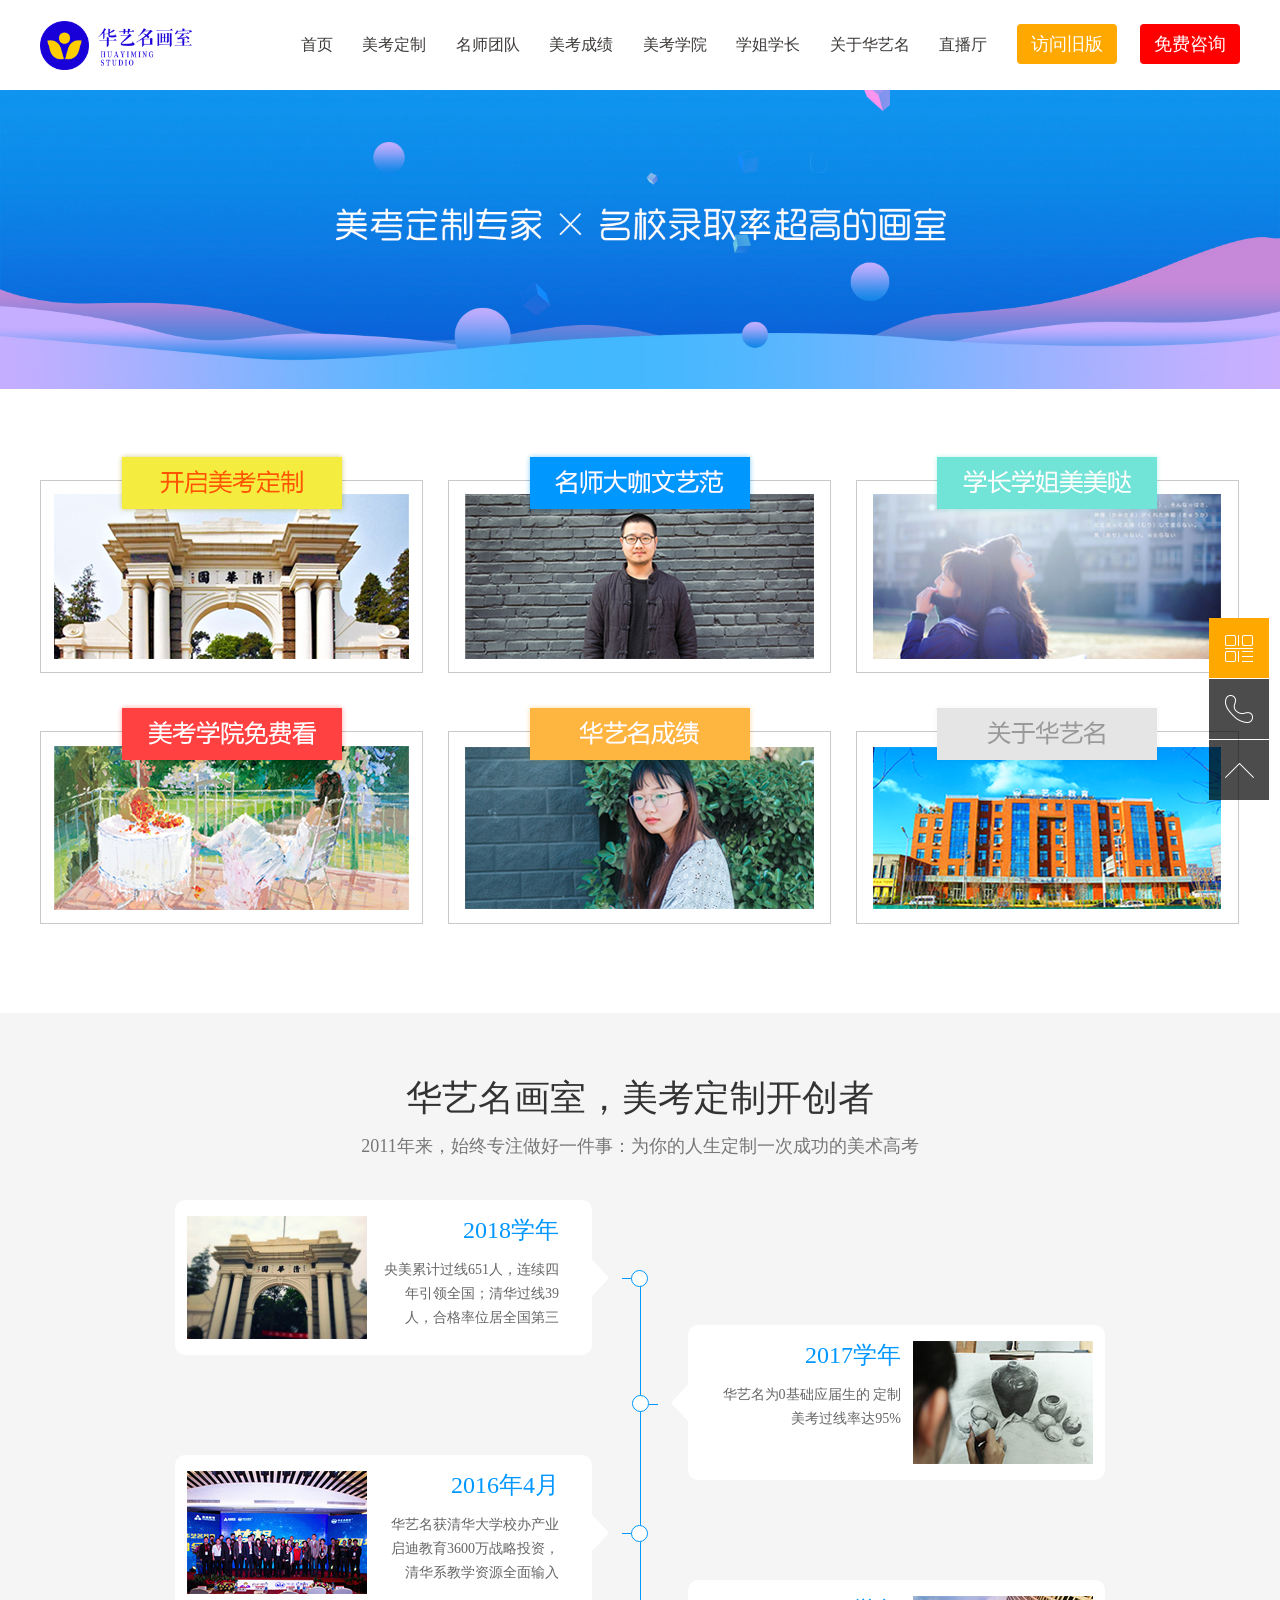
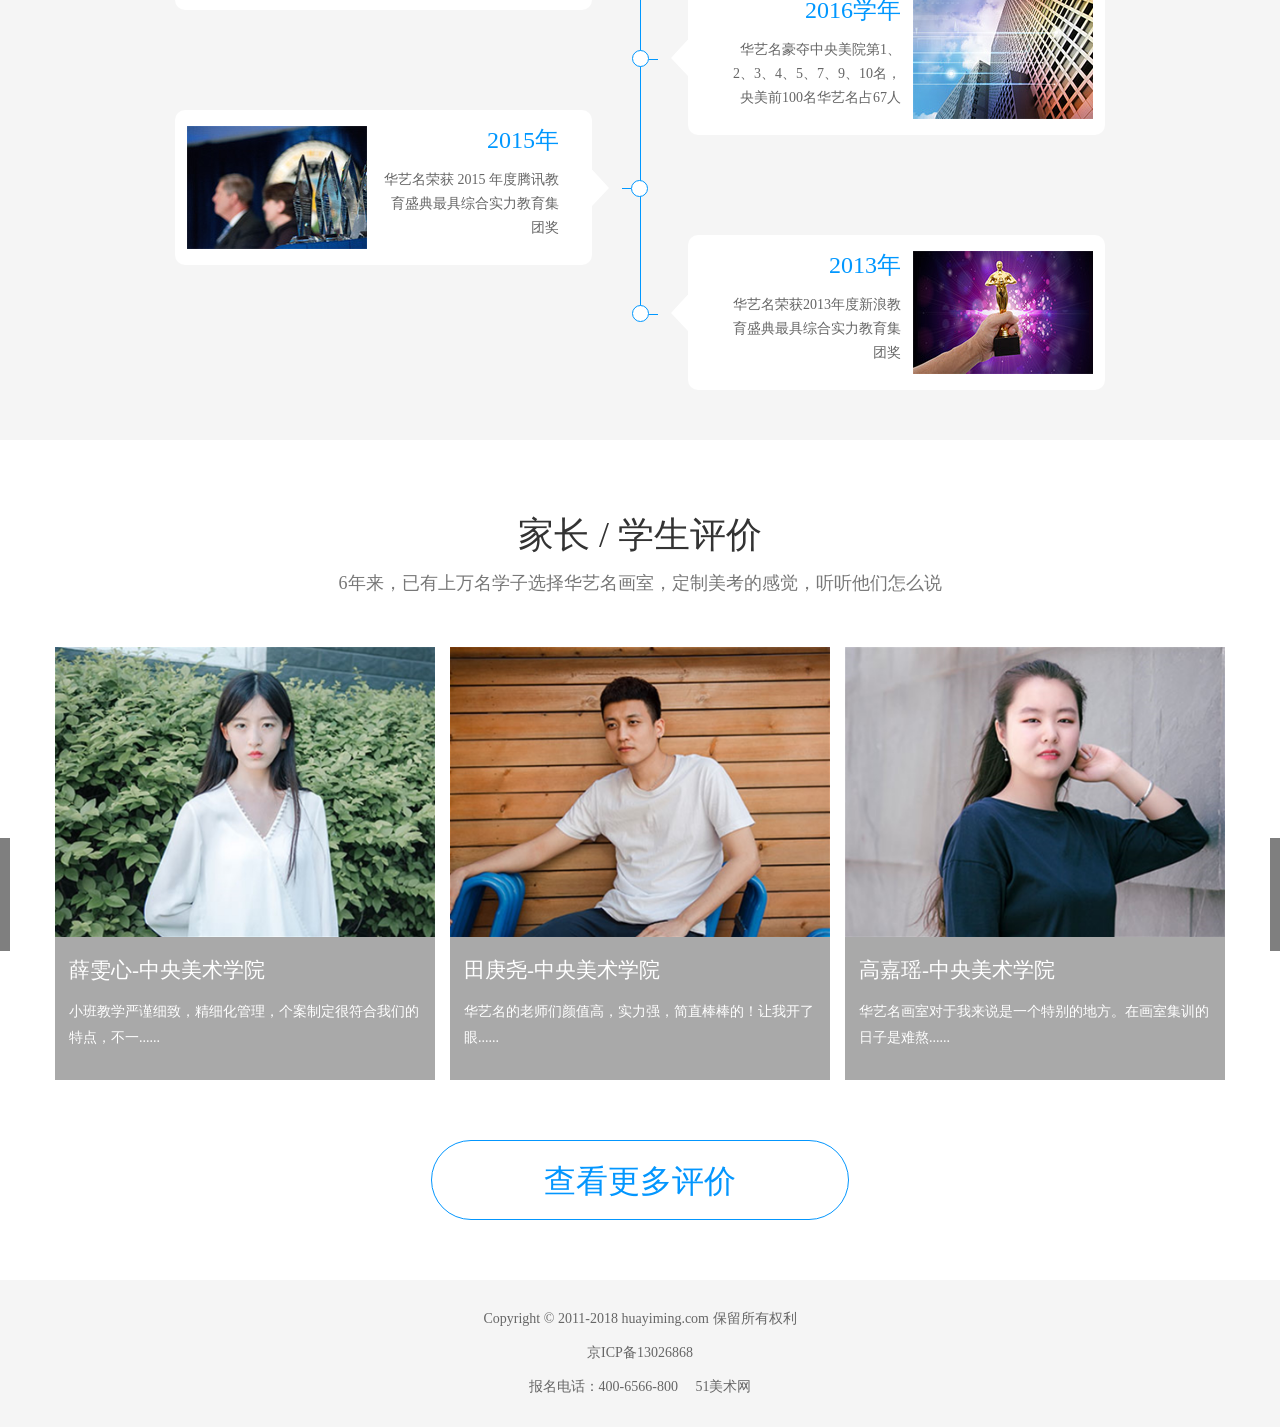
<file: index.html>
<!DOCTYPE html>
<html lang="zh-CN">

<head>
    <meta charset="utf-8">
    <meta name="toTop" content="true">
    
    <title>华艺名画室</title>

    
<link rel="stylesheet" href="css/amazeui.slick.css">
<link rel="stylesheet" href="css/swiper/swiper.min.css">
<link rel="stylesheet" href="css/index.css">


</head>

<body>
    <!-- 公用头部 -->
    
    
<nav class="header">
    <div class="width1200">
        <a class="logo" href="/index.html">华艺名</a>
        <div class="nav-lists">
            <ul>
                <li class="index"><a href="./index.html">首页</a></li>
                <li class="mkcase"><a href="./index2.html">美考定制</a></li>
                <li class="master"><a href="./index3.html">名师团队</a></li>
                <li class=""><a href="https://mp.weixin.qq.com/mp/homepage?__biz=MjM5NDgwNzQ5Mw==&hid=5&sn=9bbf94a58d3770aa0ce9dd0aead103d9&scene=18#wechat_redirect" target="_blank">美考成绩</a></li>
                <li class="mkschool"><a href="./index5.html">美考学院</a></li>
                <li class="senior"><a href="./header5.html">学姐学长</a></li>
                <li class="about "><a href="./gyhym.html">关于华艺名</a></li>
                <li class=""><a href="./zhibo.html" target="_blank">直播厅</a></li>
            </ul>
            <div class="nav-consult">
                <div class="nav-btn" style="background: #ffa800;"><a href="http://old.huayiming.com" target="_blank">访问旧版</a></div>
                
                <div class="nav-btn" ><a href="./baoming.html" target="_blank">免费咨询</a></div>
            </div>
        </div>
    </div>
</nav>

    <div class="wrapper">
        <!-- banner -->
        <div class="slider banner">
            <div><a><img src="img/ixbanner.jpg" alt="华艺名画室"></a></div>

            
        </div>
        <!-- 首页板块 -->
        <div class="idnex-nav">
            <div class="width1200">
                <ul class="clearfix">
                    <li>
                        <a href="mkcase.html">
                            <img src="img/ix1.png" alt=""></a></li>
                    <li>
                        <a href="master.html">
                            <img src="img/ix2.png" alt=""></a></li>
                    <li>
                        <a href="senior.html">
                            <img src="img/ix3.png" alt=""></a></li>
                    <li>
                        <a href="mkschool.html">
                            <img src="img/ix4.png" alt=""></a></li>
                    <li>
                        <a href="https://mp.weixin.qq.com/mp/homepage?__biz=MjM5NDgwNzQ5Mw==&hid=5&sn=9bbf94a58d3770aa0ce9dd0aead103d9&scene=18#wechat_redirect" target="_blank">
                            <img src="img/ix5.png" alt=""></a></li>
                    <li>
                        <a href="about.html">
                            <img src="img/ix6.png" alt=""></a></li>
                </ul>
            </div>
        </div>
        <div class="history-time bg-grey">
            <div class="width1200">
                <div class="headline">华艺名画室，美考定制开创者</div>
                <div class="subtitle">2011年来，始终专注做好一件事：为你的人生定制一次成功的美术高考</div>
                <div class="ht-cent clearfix">
                    <div class="ht-left">
                        <div class="ht-item">
                            <div class="ht-i-pic">
                                <img src="img/ix14.jpg" alt="">
                            </div>
                            <div class="ht-i-t">
                                <h3>2018学年</h3>
                                <p>央美累计过线651人，连续四年引领全国；清华过线39人，合格率位居全国第三</p>
                            </div>
                            <i class="ht-ico"></i>
                        </div>
                        <div class="ht-item">
                            <div class="ht-i-pic">
                                <img src="img/ix8.jpg" alt="">
                            </div>
                            <div class="ht-i-t">
                                <h3>2016年4月</h3>
                                <p>华艺名获清华大学校办产业启迪教育3600万战略投资，清华系教学资源全面输入</p>
                            </div>
                            <i class="ht-ico"></i>
                        </div>
                        <div class="ht-item">
                            <div class="ht-i-pic">
                                <img src="img/ix10.jpg" alt="">
                            </div>
                            <div class="ht-i-t">
                                <h3>2015年</h3>
                                <p>华艺名荣获 2015 年度腾讯教育盛典最具综合实力教育集团奖</p>
                            </div>
                            <i class="ht-ico"></i>
                        </div>
                    </div>
                    <div class="ht-right">
                        <div class="ht-item">
                            <div class="ht-i-pic">
                                <img src="img/ix7.jpg" alt="">
                            </div>
                            <div class="ht-i-t">
                                <h3>2017学年</h3>
                                <p>华艺名为0基础应届生的 定制美考过线率达95%</p>
                            </div>
                            <i class="ht-ico"></i>
                        </div>
                        <div class="ht-item ">
                            <div class="ht-i-pic">
                                <img src="img/ix9.jpg" alt="">
                            </div>
                            <div class="ht-i-t">
                                <h3>2016学年</h3>
                                <p>华艺名豪夺中央美院第1、 2、3、4、5、7、9、10名， 央美前100名华艺名占67人</p>
                            </div>
                            <i class="ht-ico"></i>
                        </div>
                        <div class="ht-item">
                            <div class="ht-i-pic">
                                <img src="img/ix11.jpg" alt="">
                            </div>
                            <div class="ht-i-t">
                                <h3>2013年</h3>
                                <p>华艺名荣获2013年度新浪教育盛典最具综合实力教育集团奖</p>
                            </div>
                            <i class="ht-ico"></i>
                        </div>
                    </div>
                </div>
            </div>
        </div>
        <!-- 学生家长评价 -->
        <div class="ix-commt">
            <div class="width1200">
                <div class="headline">家长 / 学生评价</div>
                <div class="subtitle">6年来，已有上万名学子选择华艺名画室，定制美考的感觉，听听他们怎么说</div>
                <div class="swiper-container ThreeRow ix-commt-cont">
                    <div class="swiper-wrapper">
                    	
                    	
                    	
                    	
       <div class="swiper-slideq">
    <a>
        <div class="ix-commt-pic"><img src="image/201802051549433324371.jpg" alt="薛雯心-中央美术学院"></div>
        <div class="ix-comm-intro">
            <h3 class="text-overflow">薛雯心-中央美术学院</h3>
            <p>小班教学严谨细致，精细化管理，个案制定很符合我们的特点，不一......</p>
        </div>
    </a>
</div>



<div class="swiper-slideq">
    <a>
        <div class="ix-commt-pic"><img src="image/201802051546455471461.jpg" alt="田庚尧-中央美术学院"></div>
        <div class="ix-comm-intro">
            <h3 class="text-overflow">田庚尧-中央美术学院</h3>
            <p>华艺名的老师们颜值高，实力强，简直棒棒的！让我开了眼......</p>
        </div>
    </a>
</div>
<div class="swiper-slideq">
    <a>
        <div class="ix-commt-pic"><img src="image/201802051545091118396.jpg" alt="高嘉瑶-中央美术学院"></div>
        <div class="ix-comm-intro">
            <h3 class="text-overflow">高嘉瑶-中央美术学院</h3>
            <p>华艺名画室对于我来说是一个特别的地方。在画室集训的日子是难熬......</p>
        </div>
    </a>
</div>
                    </div>
                </div>
                <div class="swiper-button-next"></div>
                <div class="swiper-button-prev"></div>
                <div class="btn"><a href="javascript:OpenInfoArea('/wap/MK_make_comm.html')" class="more-btn">查看更多评价</a></div>
            </div>
        </div>
    </div>
    
    <!-- 公用底部 -->
    
<div class="footer">
    <div class="footer-down">
        <div class="footer-down-copy">
            <div class="width1200">
                <p>
                    Copyright © 2011-2018 huayiming.com 保留所有权利<br />
                    <a href="http://www.miitbeian.gov.cn">京ICP备13026868</a><br />
                    报名电话：400-6566-800 &nbsp;&nbsp;&nbsp;&nbsp;<a href="http://www.51meishu.com/" target="_blank">51美术网</a>
                </p>
            </div>
        </div>
    </div>
    <!-- 右侧悬浮 -->
    <div class="asid_share">
        <a class="fr-code">
            <img src="img/rightico.png"/>
        </a>
    </div>
    <style type="text/css" media="screen">
        .swiper-container {
      width: 100%;
      height: 100%;
    }
   
    .swiper-slideq{
      text-align: left;
      font-size: 18px;
      background: #fff;
margin-left:15px ;
      /* Center slide text vertically */
      display: -webkit-box;
      display: -ms-flexbox;
      display: -webkit-flex;
      display: flex;
      -webkit-box-pack: center;
      -ms-flex-pack: center;
      -webkit-justify-content: center;
      justify-content: center;
      -webkit-box-align: center;
      -ms-flex-align: center;
      -webkit-align-items: center;
      align-items: center;
    }
   
    </style>
</body>
</html>
</file>
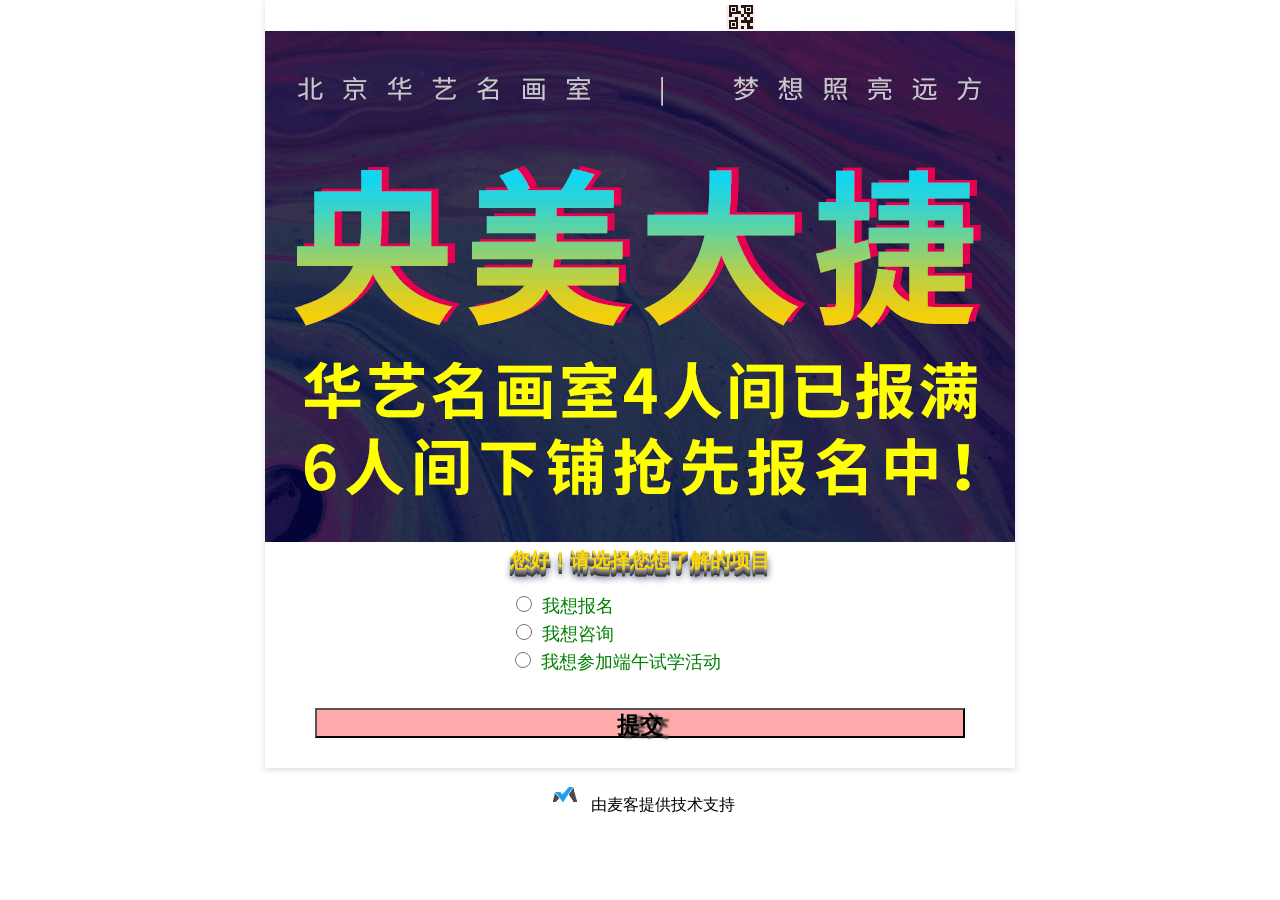
<file: baoming.html>
<!DOCTYPE html>
<html lang="en">
<head>
    <meta charset="UTF-8">
    <meta name="viewport" content="width=device-width, initial-scale=1.0">
    <meta http-equiv="X-UA-Compatible" content="ie=edge">
    <title>华艺名画室</title>
    <link rel="stylesheet" href="css/baoming.css">
</head>
<body style="text-align: center">
    <div>
        <a href="" class="ewm" title="小姐姐加个微信不喽↑↑↑">
            <img src="img/img/baoming2.png" class="img1">
        </a>
        <div class="shouge">
            <img src="img/img/baoming.jpg">
            <div>
                <ul class="nr">
                    <li class="n1">
                       您好！请选择您想了解的项目
                    </li>
                <div id="d1">
                    <li>
                        <input type="radio" class="ys">我想报名
                    </li>
                    <li>
                        <input type="radio" class="ys">我想咨询
                    </li>
                    <li>
                        <input type="radio" id="zh" class="ys"zen>我想参加端午试学活动
                    </li>
                </div>
                </ul>  
            </div>
            <div class="wai">
                <a href="" class="an">
                    <button>提交</button>
                </a>
            </div>
        </div>
        </div>
        <div>
            <img src="img/img/yejiao.png" class="img2">
            <span>由麦客提供技术支持</span>
        </div>
    </div>
</body>
</html>
</file>
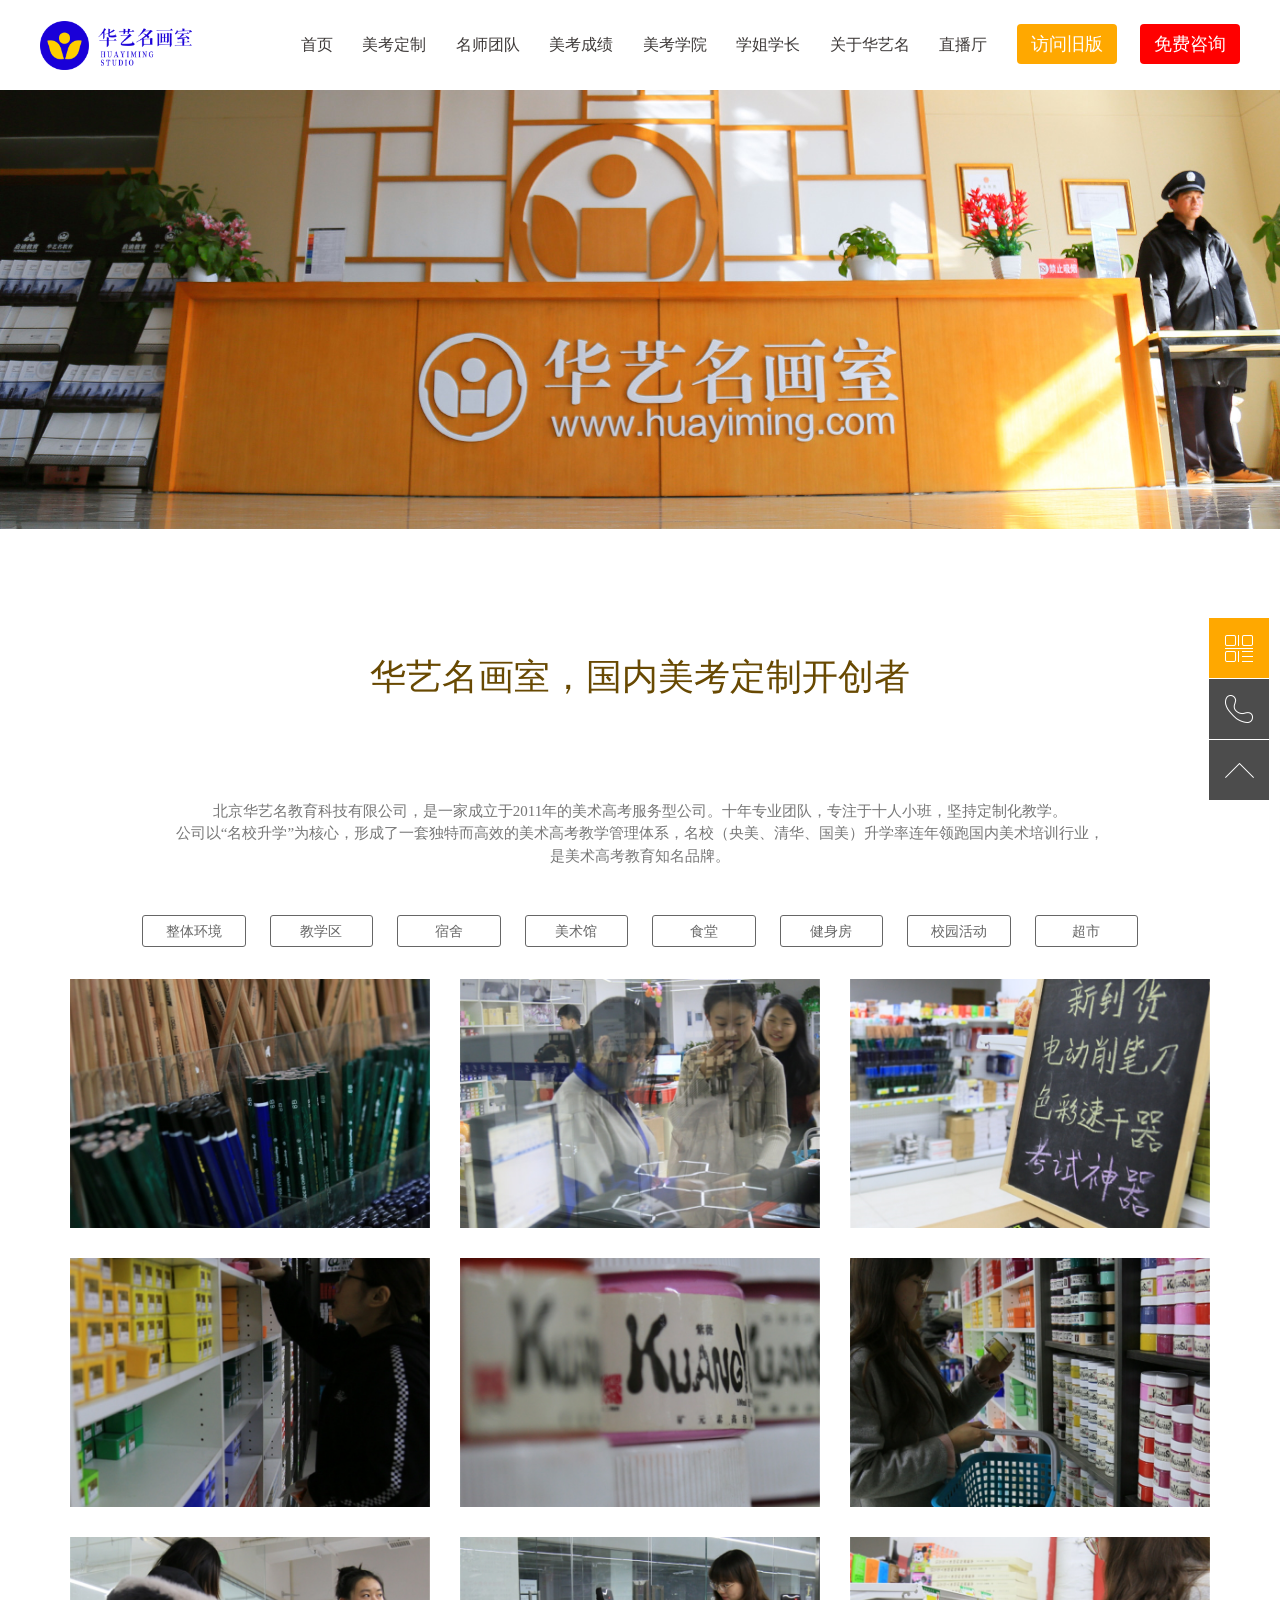
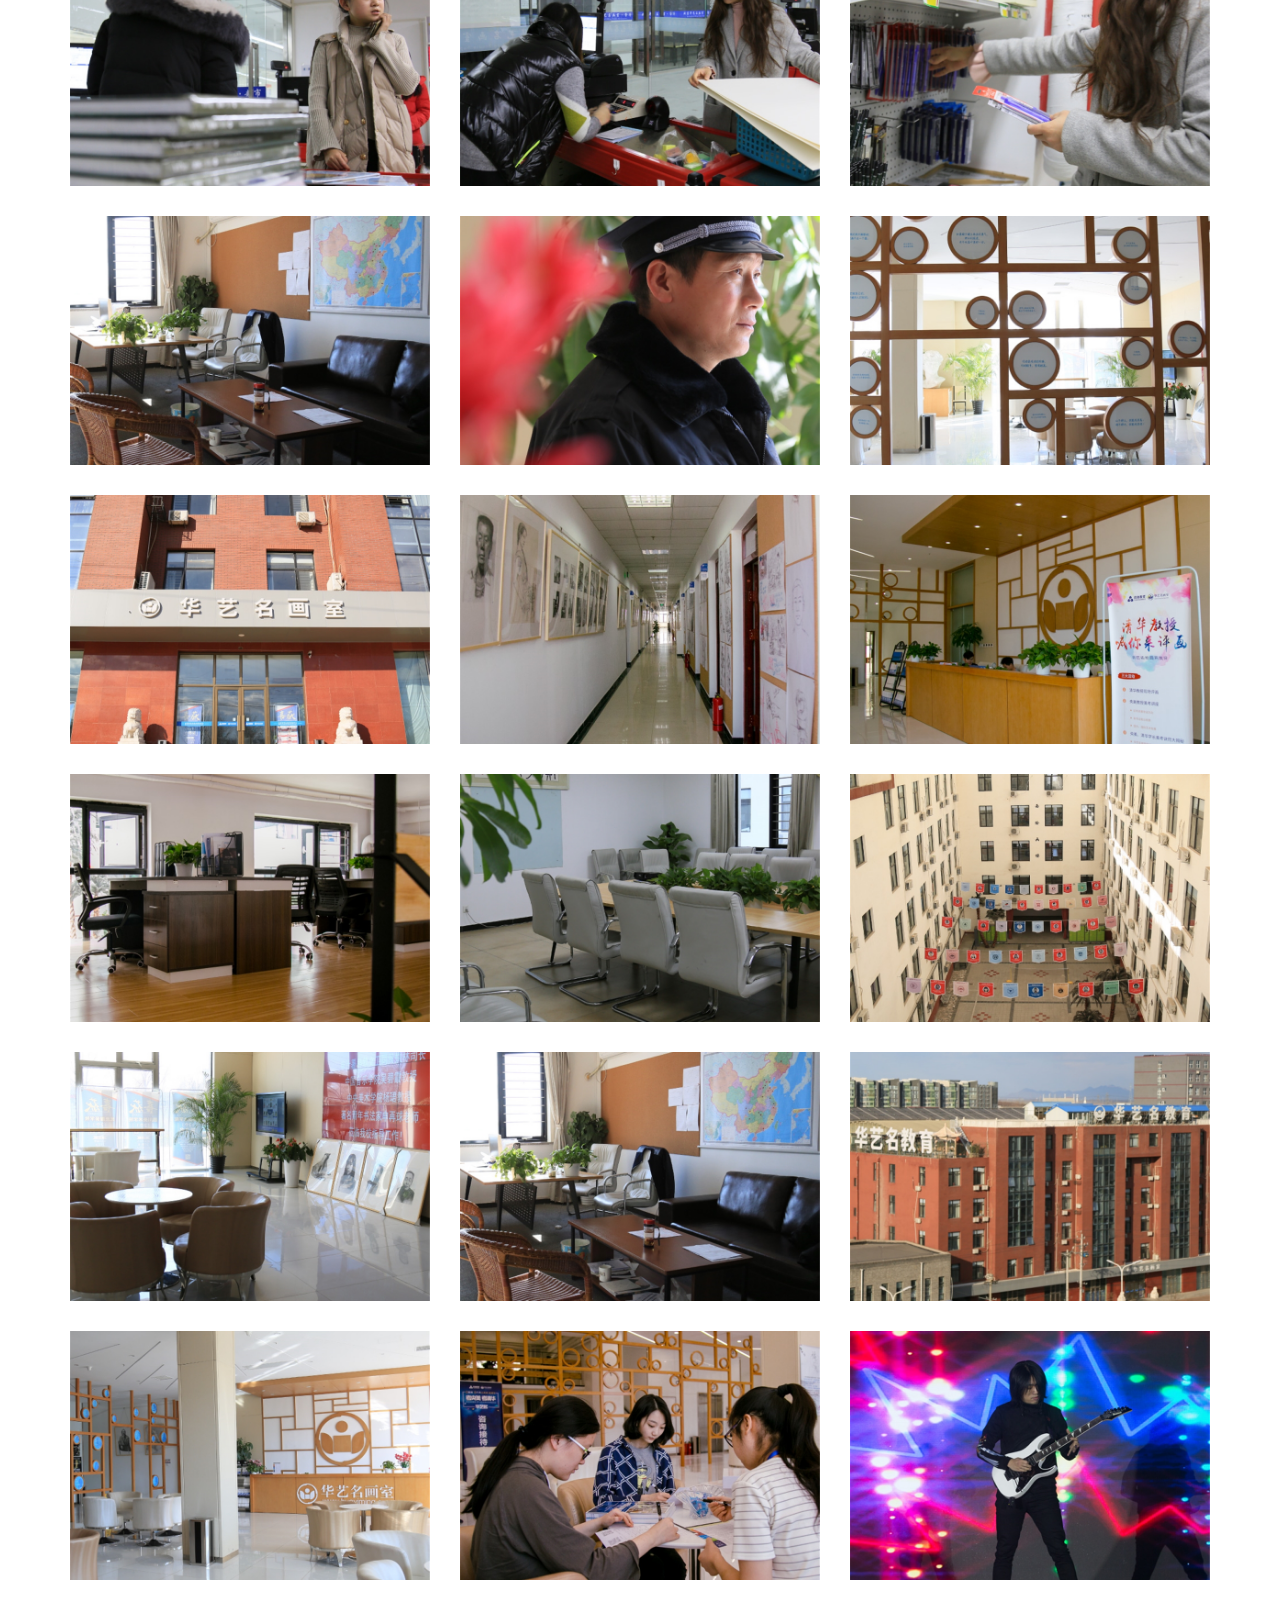
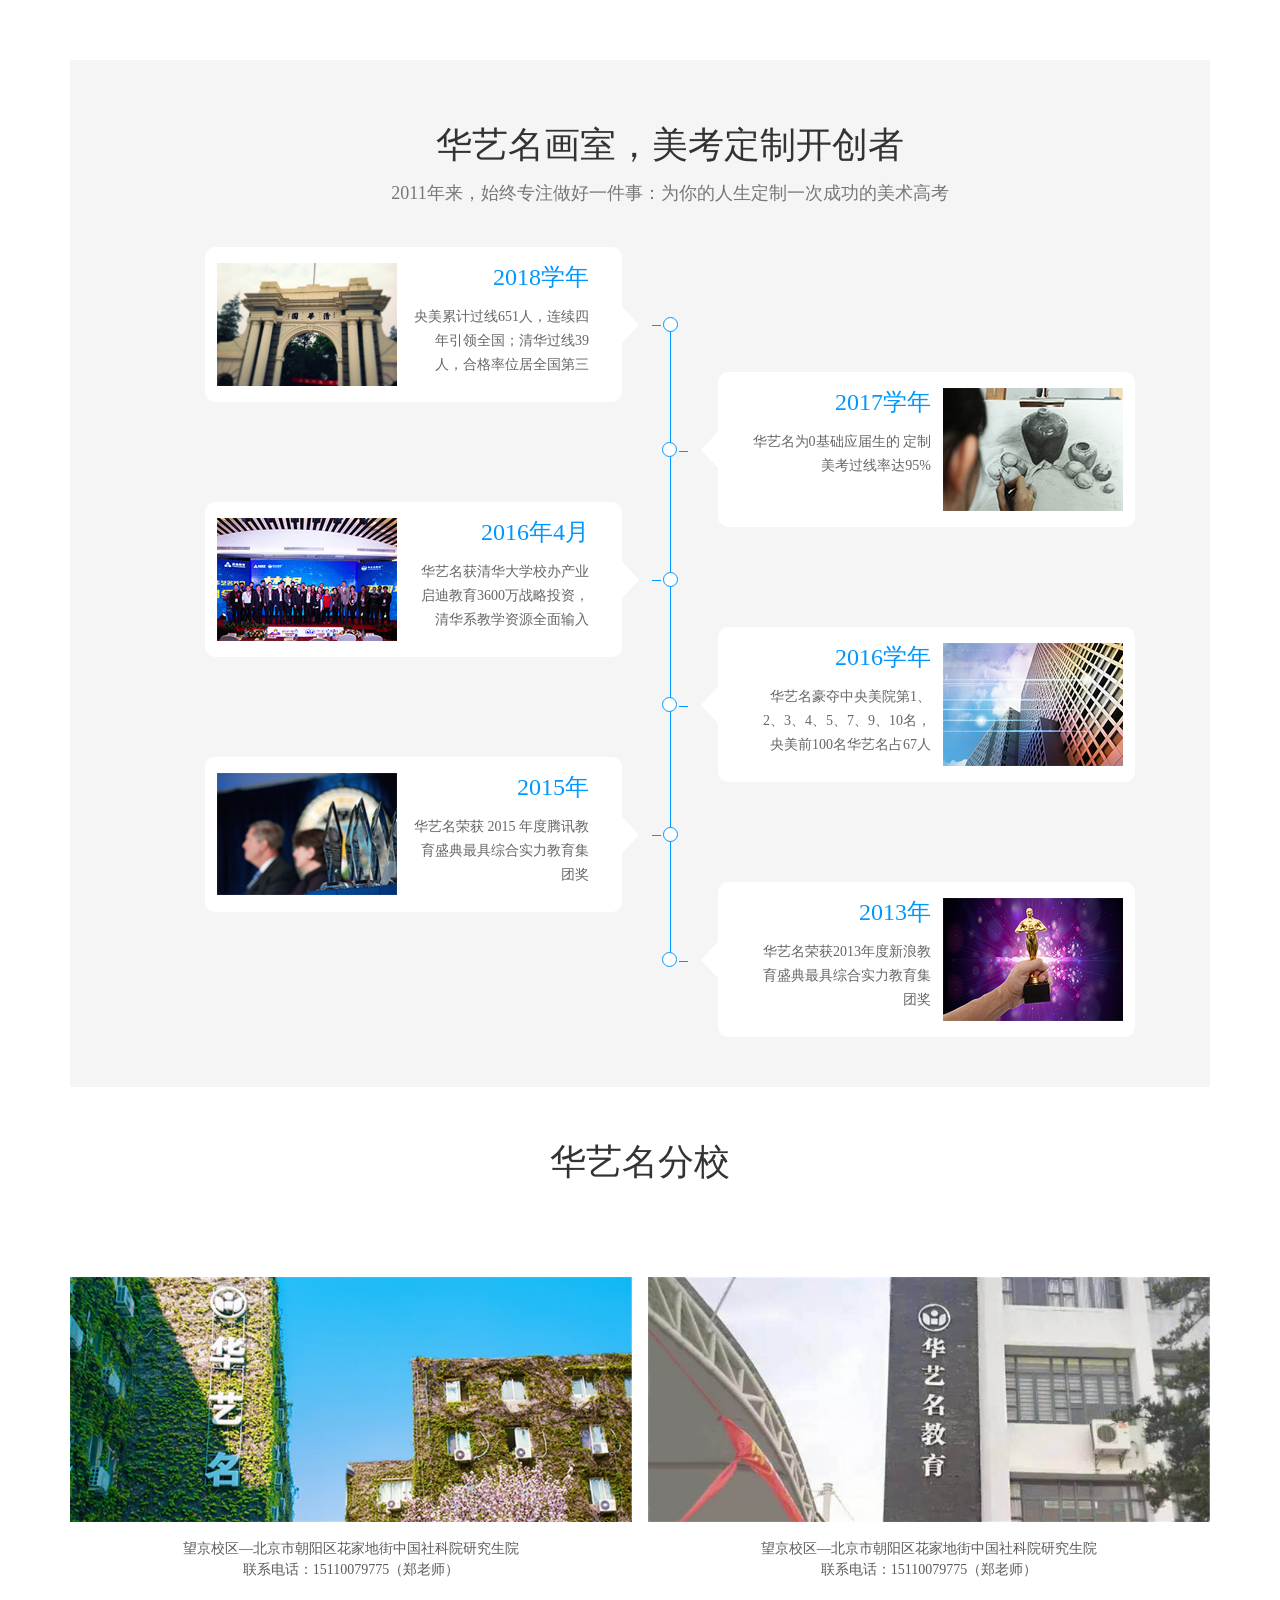
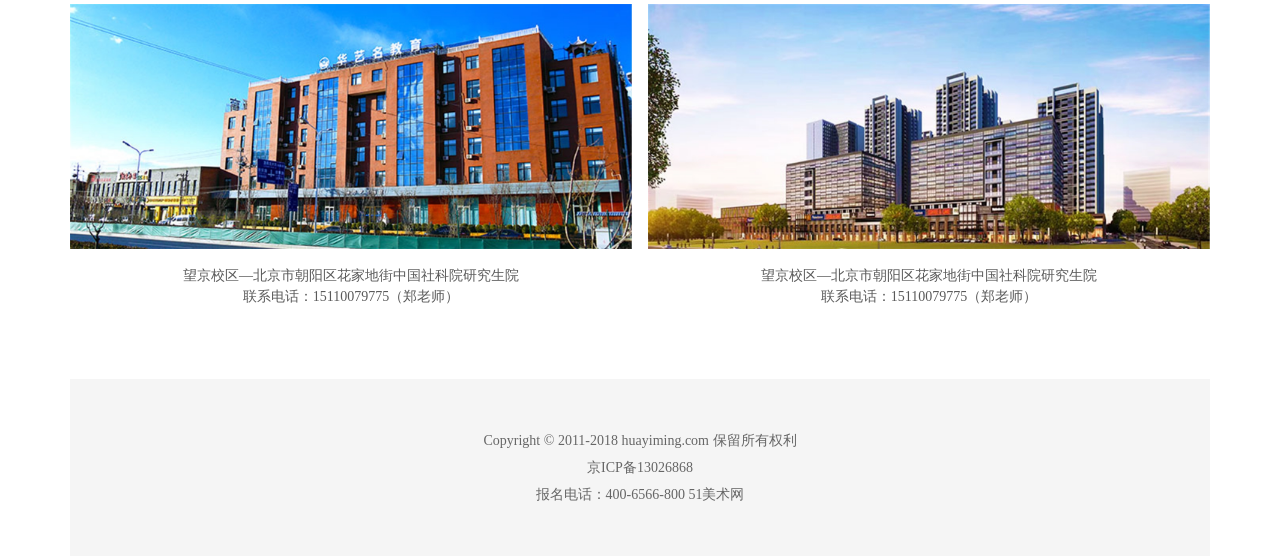
<file: gyhym.html>
<!DOCTYPE html>
<html lang="en">

<head>
    <meta charset="UTF-8">
    <meta name="viewport" content="width=device-width, initial-scale=1.0">
    <meta http-equiv="X-UA-Compatible" content="ie=edge">
    <title>华艺名画室</title>
    <link rel="stylesheet" href="css/gyhym.css">
    <link rel="stylesheet" href="boot/bootstrap.css">
    <script src="boot/jquery.min.js"></script>
    <script src="boot/popper.min.js"></script>
    <script src="boot/bootstrap.min.js"></script>
    <link rel="stylesheet" href="css/index.css">
    
</head>
<body>
    <div class="asid_share">
        <a href="/gyhym.html" class="fr-code">
            <img src="img/rightico.png"/>
        </a>
    </div>
    <nav class="header">
        <div class="width1200">
            <a class="logo" href="/index.html">华艺名</a>
            <div class="nav-lists">
                <ul>
                  <li class=""><a href="/index.html">首页</a></li>
                  <li class=""><a href="/index2.html">美考定制</a></li>
                  <li class=""><a href="/index3.html">名师团队</a></li>
                  <li class=""><a href="" target="_blank">美考成绩</a></li>
                  <li class=""><a href="/index5.html">美考学院</a></li>
                  <li class=""><a href="/header5.html">学姐学长</a></li>
                  <li class=" "><a href="/gyhym.html">关于华艺名</a></li>
                  <li class=""><a href="/zhibo.html" target="_blank">直播厅</a></li>
                </ul>
                <div class="nav-consult">
                    <div class="nav-btn" style="background: #ffa800;"><a href="http://old.huayiming.com" target="_blank">访问旧版</a></div>
                    
                    <div class="nav-btn" ><a href="http://huayiming.mikecrm.com/oUL2xL7" target="_blank">免费咨询</a></div>
                </div>
            </div>
        </div>
    </nav>
    
  <img style="width:100%;" src="img/gyhym/banner.jpg" alt="">
  <div class="container">
    <div class="text-center mt-5 mb-3" style="font-size:36px;">华艺名画室，国内美考定制开创者</div>
    <div class="text-center" style="font-size: 15px;color:#777;">
      北京华艺名教育科技有限公司，是一家成立于2011年的美术高考服务型公司。十年专业团队，专注于十人小班，坚持定制化教学。
      <br>
      公司以“名校升学”为核心，形成了一套独特而高效的美术高考教学管理体系，名校（央美、清华、国美）升学率连年领跑国内美术培训行业，
      <br>
      是美术高考教育知名品牌。
    </div>

<div class="mt-5">
    <div   class="d-flex justify-content-between mb-4"style="padding-left:60px;padding-right:60px" >
        <div class="zt bk" style="color: #333" data-slide-to="0" data-target="#demo"><a style="color: #666" href="">整体环境</a> </div>
        <div class="zt bk" data-slide-to="1" data-target="#demo"><a style="color: #666" href="">教学区</a> </div>
        <div class="zt bk" data-slide-to="2" data-target="#demo"><a style="color: #666" href="">宿舍</a> </div>
        <div class="zt bk" data-slide-to="3" data-target="#demo"><a style="color: #666" href="">美术馆</a> </div>
        <div class="zt bk" data-slide-to="4" data-target="#demo"><a style="color: #666" href="">食堂</a> </div>
        <div class="zt bk" data-slide-to="5" data-target="#demo"><a style="color: #666" href="">健身房</a> </div>
        <div class="zt bk" data-slide-to="6" data-target="#demo"><a style="color: #666" href="">校园活动</a> </div>
        <div class="zt bk" data-slide-to="7" data-target="#demo"><a style="color: #666" href="">超市</a> </div>

    </div>
    <div class="carousel slide pt-2" id="demo" data-ride="carousel">
        <div class="carousel-inner">
            <div class="carousel-item active">
              <div class="row">
                <div class="col-4"><img class="w-100" src="img/gyhym/gy1(1).jpg" alt=""/></div>
                <div class="col-4  "><img class="w-100" src="img/gyhym/gy1(2).jpg" alt=""/></div>
                <div class="col-4 "><img class="w-100" src="img/gyhym/gy1(3).jpg" alt=""/></div>
              </div>
              <div class="row " style="padding-top:30px">
                <div class="col-4"><img class="w-100" src="img/gyhym/gy1(4).jpg" alt=""/></div>
                <div class="col-4  "><img class="w-100" src="img/gyhym/gy1(5).jpg" alt=""/></div>
                <div class="col-4 "><img class="w-100" src="img/gyhym/gy1(6).jpg" alt=""/></div>
              </div>
              <div class="row " style="padding-top:30px">
                <div class="col-4"><img class="w-100" src="img/gyhym/gy1(7).jpg" alt=""/></div>
                <div class="col-4  "><img class="w-100" src="img/gyhym/gy1(8).jpg" alt=""/></div>
                <div class="col-4 "><img class="w-100" src="img/gyhym/gy1(9).jpg" alt=""/></div>
              </div>
              <div class="row " style="padding-top:30px">
                <div class="col-4"><img class="w-100" src="img/gyhym/gy1(10).jpg" alt=""/></div>
                <div class="col-4  "><img class="w-100" src="img/gyhym/gy1(11).jpg" alt=""/></div>
                <div class="col-4 "><img class="w-100" src="img/gyhym/gy1(12).jpg" alt=""/></div>
              </div>
              <div class="row " style="padding-top:30px">
                  <div class="col-4"><img class="w-100" src="img/gyhym/gy1(13).jpg" alt=""/></div>
                  <div class="col-4  "><img class="w-100" src="img/gyhym/gy1(14).jpg" alt=""/></div>
                  <div class="col-4 "><img class="w-100" src="img/gyhym/gy1(15).jpg" alt=""/></div>
              </div>
              <div class="row " style="padding-top:30px">
                 <div class="col-4"><img class="w-100" src="img/gyhym/gy1(16).jpg" alt=""/></div>
                 <div class="col-4  "><img class="w-100" src="img/gyhym/gy1(17).jpg" alt=""/></div>
                 <div class="col-4 "><img class="w-100" src="img/gyhym/gy1(18).jpg" alt=""/></div>
               </div>
                <div class="row " style="padding-top:30px">
                   <div class="col-4"><img class="w-100" src="img/gyhym/gy1(19).jpg" alt=""/></div>
                   <div class="col-4  "><img class="w-100" src="img/gyhym/gy1(10).jpg" alt=""/></div>
                   <div class="col-4 "><img class="w-100" src="img/gyhym/gy1(21).jpg" alt=""/></div>
                </div>
               <div class="row " style="padding-top:30px">
                  <div class="col-4"><img class="w-100" src="img/gyhym/gy1(22).jpg" alt=""/></div>
                  <div class="col-4  "><img class="w-100" src="img/gyhym/gy1(23).jpg" alt=""/></div>
                  <div class="col-4 "><img class="w-100" src="img/gyhym/gy1(24).jpg" alt=""/></div>
                </div>
            </div>
                <div class="carousel-item">
                    <div class="row">
                        <div class="col-4"><img class="w-100" src="img/gyhym/gy1(25).jpg" alt=""/></div>
                        <div class="col-4  "><img class="w-100" src="img/gyhym/gy1(26).jpg" alt=""/></div>
                        <div class="col-4 "><img class="w-100" src="img/gyhym/gy1(27).jpg" alt=""/></div>
                      </div>
                      <div class="row " style="padding-top:30px">
                        <div class="col-4"><img class="w-100" src="img/gyhym/gy1(28).jpg" alt=""/></div>
                        <div class="col-4  "><img class="w-100" src="img/gyhym/gy1(29).jpg" alt=""/></div>
                        <div class="col-4 "><img class="w-100" src="img/gyhym/gy1(30).jpg" alt=""/></div>
                      </div>
                      <div class="row " style="padding-top:30px">
                        <div class="col-4"><img class="w-100" src="img/gyhym/gy1(31).jpg" alt=""/></div>
                        <div class="col-4  "><img class="w-100" src="img/gyhym/gy1(32).jpg" alt=""/></div>
                        <div class="col-4 "><img class="w-100" src="img/gyhym/gy1(33).jpg" alt=""/></div>
                      </div>
                      <div class="row " style="padding-top:30px">
                        <div class="col-4"><img class="w-100" src="img/gyhym/gy1(34).jpg" alt=""/></div>
                        <div class="col-4  "><img class="w-100" src="img/gyhym/gy1(35).jpg" alt=""/></div>
                        <div class="col-4 "><img class="w-100" src="img/gyhym/gy1(36).jpg" alt=""/></div>
                      </div>
                      <div class="row " style="padding-top:30px">
                          <div class="col-4"><img class="w-100" src="img/gyhym/gy1(37).jpg" alt=""/></div>
                          <div class="col-4  "><img class="w-100" src="img/gyhym/gy1(38).jpg" alt=""/></div>
                          <div class="col-4 "><img class="w-100" src="img/gyhym/gy1(39).jpg" alt=""/></div>
                      </div>
                      <div class="row " style="padding-top:30px">
                         <div class="col-4"><img class="w-100" src="img/gyhym/gy1(40).jpg" alt=""/></div>
                         <div class="col-4  "><img class="w-100" src="img/gyhym/gy1(41).jpg" alt=""/></div>
                         <div class="col-4 "><img class="w-100" src="img/gyhym/gy1(18).jpg" alt=""/></div>
                       </div>
                        <div class="row " style="padding-top:30px">
                           <div class="col-4"><img class="w-100" src="img/gyhym/gy1(42).jpg" alt=""/></div>
                           <div class="col-4  "><img class="w-100" src="img/gyhym/gy1(43).jpg" alt=""/></div>
                           <div class="col-4 "><img class="w-100" src="img/gyhym/gy1(21).jpg" alt=""/></div>
                        </div>
                       <div class="row " style="padding-top:30px">
                          <div class="col-4"><img class="w-100" src="img/gyhym/gy1(44).jpg" alt=""/></div>
                          <div class="col-4  "><img class="w-100" src="img/gyhym/gy1(45).jpg" alt=""/></div>
                          <div class="col-4 "><img class="w-100" src="img/gyhym/gy1(46).jpg" alt=""/></div>
                        </div>
                    </div>
                        <div class="carousel-item">
                            <div class="row">
                                <div class="col-4"><img class="w-100" src="img/gyhym/gy1(1).jpg" alt=""/></div>
                                <div class="col-4  "><img class="w-100" src="img/gyhym/gy1(2).jpg" alt=""/></div>
                                <div class="col-4 "><img class="w-100" src="img/gyhym/gy1(3).jpg" alt=""/></div>
                              </div>
                              <div class="row " style="padding-top:30px">
                                <div class="col-4"><img class="w-100" src="img/gyhym/gy1(4).jpg" alt=""/></div>
                                <div class="col-4  "><img class="w-100" src="img/gyhym/gy1(5).jpg" alt=""/></div>
                                <div class="col-4 "><img class="w-100" src="img/gyhym/gy1(6).jpg" alt=""/></div>
                              </div>
                              <div class="row " style="padding-top:30px">
                                <div class="col-4"><img class="w-100" src="img/gyhym/gy1(7).jpg" alt=""/></div>
                                <div class="col-4  "><img class="w-100" src="img/gyhym/gy1(8).jpg" alt=""/></div>
                                <div class="col-4 "><img class="w-100" src="img/gyhym/gy1(9).jpg" alt=""/></div>
                              </div>
                              <div class="row " style="padding-top:30px">
                                <div class="col-4"><img class="w-100" src="img/gyhym/gy1(10).jpg" alt=""/></div>
                                <div class="col-4  "><img class="w-100" src="img/gyhym/gy1(11).jpg" alt=""/></div>
                                <div class="col-4 "><img class="w-100" src="img/gyhym/gy1(12).jpg" alt=""/></div>
                              </div>
                              <div class="row " style="padding-top:30px">
                                  <div class="col-4"><img class="w-100" src="img/gyhym/gy1(13).jpg" alt=""/></div>
                                  <div class="col-4  "><img class="w-100" src="img/gyhym/gy1(14).jpg" alt=""/></div>
                                  <div class="col-4 "><img class="w-100" src="img/gyhym/gy1(15).jpg" alt=""/></div>
                              </div>
                              <div class="row " style="padding-top:30px">
                                 <div class="col-4"><img class="w-100" src="img/gyhym/gy1(16).jpg" alt=""/></div>
                                 <div class="col-4  "><img class="w-100" src="img/gyhym/gy1(17).jpg" alt=""/></div>
                                 <div class="col-4 "><img class="w-100" src="img/gyhym/gy1(18).jpg" alt=""/></div>
                               </div>
                                <div class="row " style="padding-top:30px">
                                   <div class="col-4"><img class="w-100" src="img/gyhym/gy1(19).jpg" alt=""/></div>
                                   <div class="col-4  "><img class="w-100" src="img/gyhym/gy1(10).jpg" alt=""/></div>
                                   <div class="col-4 "><img class="w-100" src="img/gyhym/gy1(21).jpg" alt=""/></div>
                                </div>
                               <div class="row " style="padding-top:30px">
                                  <div class="col-4"><img class="w-100" src="img/gyhym/gy1(22).jpg" alt=""/></div>
                                  <div class="col-4  "><img class="w-100" src="img/gyhym/gy1(23).jpg" alt=""/></div>
                                  <div class="col-4 "><img class="w-100" src="img/gyhym/gy1(24).jpg" alt=""/></div>
                                </div>
                </div>
                <div class="carousel-item">
                    <div class="row">
                        <div class="col-4"><img class="w-100" src="img/gyhym/gy1(25).jpg" alt=""/></div>
                        <div class="col-4  "><img class="w-100" src="img/gyhym/gy1(26).jpg" alt=""/></div>
                        <div class="col-4 "><img class="w-100" src="img/gyhym/gy1(27).jpg" alt=""/></div>
                      </div>
                      <div class="row " style="padding-top:30px">
                        <div class="col-4"><img class="w-100" src="img/gyhym/gy1(28).jpg" alt=""/></div>
                        <div class="col-4  "><img class="w-100" src="img/gyhym/gy1(29).jpg" alt=""/></div>
                        <div class="col-4 "><img class="w-100" src="img/gyhym/gy1(30).jpg" alt=""/></div>
                      </div>
                      <div class="row " style="padding-top:30px">
                        <div class="col-4"><img class="w-100" src="img/gyhym/gy1(31).jpg" alt=""/></div>
                        <div class="col-4  "><img class="w-100" src="img/gyhym/gy1(32).jpg" alt=""/></div>
                        <div class="col-4 "><img class="w-100" src="img/gyhym/gy1(33).jpg" alt=""/></div>
                      </div>
                      <div class="row " style="padding-top:30px">
                        <div class="col-4"><img class="w-100" src="img/gyhym/gy1(34).jpg" alt=""/></div>
                        <div class="col-4  "><img class="w-100" src="img/gyhym/gy1(35).jpg" alt=""/></div>
                        <div class="col-4 "><img class="w-100" src="img/gyhym/gy1(36).jpg" alt=""/></div>
                      </div>
                      <div class="row " style="padding-top:30px">
                          <div class="col-4"><img class="w-100" src="img/gyhym/gy1(37).jpg" alt=""/></div>
                          <div class="col-4  "><img class="w-100" src="img/gyhym/gy1(38).jpg" alt=""/></div>
                          <div class="col-4 "><img class="w-100" src="img/gyhym/gy1(39).jpg" alt=""/></div>
                      </div>
                      <div class="row " style="padding-top:30px">
                         <div class="col-4"><img class="w-100" src="img/gyhym/gy1(40).jpg" alt=""/></div>
                         <div class="col-4  "><img class="w-100" src="img/gyhym/gy1(41).jpg" alt=""/></div>
                         <div class="col-4 "><img class="w-100" src="img/gyhym/gy1(18).jpg" alt=""/></div>
                       </div>
                        <div class="row " style="padding-top:30px">
                           <div class="col-4"><img class="w-100" src="img/gyhym/gy1(42).jpg" alt=""/></div>
                           <div class="col-4  "><img class="w-100" src="img/gyhym/gy1(43).jpg" alt=""/></div>
                           <div class="col-4 "><img class="w-100" src="img/gyhym/gy1(21).jpg" alt=""/></div>
                        </div>
                       <div class="row " style="padding-top:30px">
                          <div class="col-4"><img class="w-100" src="img/gyhym/gy1(44).jpg" alt=""/></div>
                          <div class="col-4  "><img class="w-100" src="img/gyhym/gy1(45).jpg" alt=""/></div>
                          <div class="col-4 "><img class="w-100" src="img/gyhym/gy1(46).jpg" alt=""/></div>
                        </div>
                    </div>
                    <div class="carousel-item">
                        <div class="row">
                            <div class="col-4"><img class="w-100" src="img/gyhym/gy1(1).jpg" alt=""/></div>
                            <div class="col-4  "><img class="w-100" src="img/gyhym/gy1(2).jpg" alt=""/></div>
                            <div class="col-4 "><img class="w-100" src="img/gyhym/gy1(3).jpg" alt=""/></div>
                          </div>
                          <div class="row " style="padding-top:30px">
                            <div class="col-4"><img class="w-100" src="img/gyhym/gy1(4).jpg" alt=""/></div>
                            <div class="col-4  "><img class="w-100" src="img/gyhym/gy1(5).jpg" alt=""/></div>
                            <div class="col-4 "><img class="w-100" src="img/gyhym/gy1(6).jpg" alt=""/></div>
                          </div>
                          <div class="row " style="padding-top:30px">
                            <div class="col-4"><img class="w-100" src="img/gyhym/gy1(7).jpg" alt=""/></div>
                            <div class="col-4  "><img class="w-100" src="img/gyhym/gy1(8).jpg" alt=""/></div>
                            <div class="col-4 "><img class="w-100" src="img/gyhym/gy1(9).jpg" alt=""/></div>
                          </div>
                          <div class="row " style="padding-top:30px">
                            <div class="col-4"><img class="w-100" src="img/gyhym/gy1(10).jpg" alt=""/></div>
                            <div class="col-4  "><img class="w-100" src="img/gyhym/gy1(11).jpg" alt=""/></div>
                            <div class="col-4 "><img class="w-100" src="img/gyhym/gy1(12).jpg" alt=""/></div>
                          </div>
                          <div class="row " style="padding-top:30px">
                              <div class="col-4"><img class="w-100" src="img/gyhym/gy1(13).jpg" alt=""/></div>
                              <div class="col-4  "><img class="w-100" src="img/gyhym/gy1(14).jpg" alt=""/></div>
                              <div class="col-4 "><img class="w-100" src="img/gyhym/gy1(15).jpg" alt=""/></div>
                          </div>
                          <div class="row " style="padding-top:30px">
                             <div class="col-4"><img class="w-100" src="img/gyhym/gy1(16).jpg" alt=""/></div>
                             <div class="col-4  "><img class="w-100" src="img/gyhym/gy1(17).jpg" alt=""/></div>
                             <div class="col-4 "><img class="w-100" src="img/gyhym/gy1(18).jpg" alt=""/></div>
                           </div>
                            <div class="row " style="padding-top:30px">
                               <div class="col-4"><img class="w-100" src="img/gyhym/gy1(19).jpg" alt=""/></div>
                               <div class="col-4  "><img class="w-100" src="img/gyhym/gy1(10).jpg" alt=""/></div>
                               <div class="col-4 "><img class="w-100" src="img/gyhym/gy1(21).jpg" alt=""/></div>
                            </div>
                           <div class="row " style="padding-top:30px">
                              <div class="col-4"><img class="w-100" src="img/gyhym/gy1(22).jpg" alt=""/></div>
                              <div class="col-4  "><img class="w-100" src="img/gyhym/gy1(23).jpg" alt=""/></div>
                              <div class="col-4 "><img class="w-100" src="img/gyhym/gy1(24).jpg" alt=""/></div>
                            </div>
            </div>
            <div class="carousel-item">
                <div class="row">
                    <div class="col-4"><img class="w-100" src="img/gyhym/gy1(25).jpg" alt=""/></div>
                    <div class="col-4  "><img class="w-100" src="img/gyhym/gy1(26).jpg" alt=""/></div>
                    <div class="col-4 "><img class="w-100" src="img/gyhym/gy1(27).jpg" alt=""/></div>
                  </div>
                  <div class="row " style="padding-top:30px">
                    <div class="col-4"><img class="w-100" src="img/gyhym/gy1(28).jpg" alt=""/></div>
                    <div class="col-4  "><img class="w-100" src="img/gyhym/gy1(29).jpg" alt=""/></div>
                    <div class="col-4 "><img class="w-100" src="img/gyhym/gy1(30).jpg" alt=""/></div>
                  </div>
                  <div class="row " style="padding-top:30px">
                    <div class="col-4"><img class="w-100" src="img/gyhym/gy1(31).jpg" alt=""/></div>
                    <div class="col-4  "><img class="w-100" src="img/gyhym/gy1(32).jpg" alt=""/></div>
                    <div class="col-4 "><img class="w-100" src="img/gyhym/gy1(33).jpg" alt=""/></div>
                  </div>
                  <div class="row " style="padding-top:30px">
                    <div class="col-4"><img class="w-100" src="img/gyhym/gy1(34).jpg" alt=""/></div>
                    <div class="col-4  "><img class="w-100" src="img/gyhym/gy1(35).jpg" alt=""/></div>
                    <div class="col-4 "><img class="w-100" src="img/gyhym/gy1(36).jpg" alt=""/></div>
                  </div>
                  <div class="row " style="padding-top:30px">
                      <div class="col-4"><img class="w-100" src="img/gyhym/gy1(37).jpg" alt=""/></div>
                      <div class="col-4  "><img class="w-100" src="img/gyhym/gy1(38).jpg" alt=""/></div>
                      <div class="col-4 "><img class="w-100" src="img/gyhym/gy1(39).jpg" alt=""/></div>
                  </div>
                  <div class="row " style="padding-top:30px">
                     <div class="col-4"><img class="w-100" src="img/gyhym/gy1(40).jpg" alt=""/></div>
                     <div class="col-4  "><img class="w-100" src="img/gyhym/gy1(41).jpg" alt=""/></div>
                     <div class="col-4 "><img class="w-100" src="img/gyhym/gy1(18).jpg" alt=""/></div>
                   </div>
                    <div class="row " style="padding-top:30px">
                       <div class="col-4"><img class="w-100" src="img/gyhym/gy1(42).jpg" alt=""/></div>
                       <div class="col-4  "><img class="w-100" src="img/gyhym/gy1(43).jpg" alt=""/></div>
                       <div class="col-4 "><img class="w-100" src="img/gyhym/gy1(21).jpg" alt=""/></div>
                    </div>
                   <div class="row " style="padding-top:30px">
                      <div class="col-4"><img class="w-100" src="img/gyhym/gy1(44).jpg" alt=""/></div>
                      <div class="col-4  "><img class="w-100" src="img/gyhym/gy1(45).jpg" alt=""/></div>
                      <div class="col-4 "><img class="w-100" src="img/gyhym/gy1(46).jpg" alt=""/></div>
                    </div>
                </div>
                <div class="carousel-item">
                    <div class="row">
                        <div class="col-4"><img class="w-100" src="img/gyhym/gy1(1).jpg" alt=""/></div>
                        <div class="col-4  "><img class="w-100" src="img/gyhym/gy1(2).jpg" alt=""/></div>
                        <div class="col-4 "><img class="w-100" src="img/gyhym/gy1(3).jpg" alt=""/></div>
                      </div>
                      <div class="row " style="padding-top:30px">
                        <div class="col-4"><img class="w-100" src="img/gyhym/gy1(4).jpg" alt=""/></div>
                        <div class="col-4  "><img class="w-100" src="img/gyhym/gy1(5).jpg" alt=""/></div>
                        <div class="col-4 "><img class="w-100" src="img/gyhym/gy1(6).jpg" alt=""/></div>
                      </div>
                      <div class="row " style="padding-top:30px">
                        <div class="col-4"><img class="w-100" src="img/gyhym/gy1(7).jpg" alt=""/></div>
                        <div class="col-4  "><img class="w-100" src="img/gyhym/gy1(8).jpg" alt=""/></div>
                        <div class="col-4 "><img class="w-100" src="img/gyhym/gy1(9).jpg" alt=""/></div>
                      </div>
                      <div class="row " style="padding-top:30px">
                        <div class="col-4"><img class="w-100" src="img/gyhym/gy1(10).jpg" alt=""/></div>
                        <div class="col-4  "><img class="w-100" src="img/gyhym/gy1(11).jpg" alt=""/></div>
                        <div class="col-4 "><img class="w-100" src="img/gyhym/gy1(12).jpg" alt=""/></div>
                      </div>
                      <div class="row " style="padding-top:30px">
                          <div class="col-4"><img class="w-100" src="img/gyhym/gy1(13).jpg" alt=""/></div>
                          <div class="col-4  "><img class="w-100" src="img/gyhym/gy1(14).jpg" alt=""/></div>
                          <div class="col-4 "><img class="w-100" src="img/gyhym/gy1(15).jpg" alt=""/></div>
                      </div>
                      <div class="row " style="padding-top:30px">
                         <div class="col-4"><img class="w-100" src="img/gyhym/gy1(16).jpg" alt=""/></div>
                         <div class="col-4  "><img class="w-100" src="img/gyhym/gy1(17).jpg" alt=""/></div>
                         <div class="col-4 "><img class="w-100" src="img/gyhym/gy1(18).jpg" alt=""/></div>
                       </div>
                        <div class="row " style="padding-top:30px">
                           <div class="col-4"><img class="w-100" src="img/gyhym/gy1(19).jpg" alt=""/></div>
                           <div class="col-4  "><img class="w-100" src="img/gyhym/gy1(10).jpg" alt=""/></div>
                           <div class="col-4 "><img class="w-100" src="img/gyhym/gy1(21).jpg" alt=""/></div>
                        </div>
                       <div class="row " style="padding-top:30px">
                          <div class="col-4"><img class="w-100" src="img/gyhym/gy1(22).jpg" alt=""/></div>
                          <div class="col-4  "><img class="w-100" src="img/gyhym/gy1(23).jpg" alt=""/></div>
                          <div class="col-4 "><img class="w-100" src="img/gyhym/gy1(24).jpg" alt=""/></div>
                        </div>
        </div>
        <div class="carousel-item">
            <div class="row">
                <div class="col-4"><img class="w-100" src="img/gyhym/gy1(25).jpg" alt=""/></div>
                <div class="col-4  "><img class="w-100" src="img/gyhym/gy1(26).jpg" alt=""/></div>
                <div class="col-4 "><img class="w-100" src="img/gyhym/gy1(27).jpg" alt=""/></div>
              </div>
              <div class="row " style="padding-top:30px">
                <div class="col-4"><img class="w-100" src="img/gyhym/gy1(28).jpg" alt=""/></div>
                <div class="col-4  "><img class="w-100" src="img/gyhym/gy1(29).jpg" alt=""/></div>
                <div class="col-4 "><img class="w-100" src="img/gyhym/gy1(30).jpg" alt=""/></div>
              </div>
              <div class="row " style="padding-top:30px">
                <div class="col-4"><img class="w-100" src="img/gyhym/gy1(31).jpg" alt=""/></div>
                <div class="col-4  "><img class="w-100" src="img/gyhym/gy1(32).jpg" alt=""/></div>
                <div class="col-4 "><img class="w-100" src="img/gyhym/gy1(33).jpg" alt=""/></div>
              </div>
              <div class="row " style="padding-top:30px">
                <div class="col-4"><img class="w-100" src="img/gyhym/gy1(34).jpg" alt=""/></div>
                <div class="col-4  "><img class="w-100" src="img/gyhym/gy1(35).jpg" alt=""/></div>
                <div class="col-4 "><img class="w-100" src="img/gyhym/gy1(36).jpg" alt=""/></div>
              </div>
              <div class="row " style="padding-top:30px">
                  <div class="col-4"><img class="w-100" src="img/gyhym/gy1(37).jpg" alt=""/></div>
                  <div class="col-4  "><img class="w-100" src="img/gyhym/gy1(38).jpg" alt=""/></div>
                  <div class="col-4 "><img class="w-100" src="img/gyhym/gy1(39).jpg" alt=""/></div>
              </div>
              <div class="row " style="padding-top:30px">
                 <div class="col-4"><img class="w-100" src="img/gyhym/gy1(40).jpg" alt=""/></div>
                 <div class="col-4  "><img class="w-100" src="img/gyhym/gy1(41).jpg" alt=""/></div>
                 <div class="col-4 "><img class="w-100" src="img/gyhym/gy1(18).jpg" alt=""/></div>
               </div>
                <div class="row " style="padding-top:30px">
                   <div class="col-4"><img class="w-100" src="img/gyhym/gy1(42).jpg" alt=""/></div>
                   <div class="col-4  "><img class="w-100" src="img/gyhym/gy1(43).jpg" alt=""/></div>
                   <div class="col-4 "><img class="w-100" src="img/gyhym/gy1(21).jpg" alt=""/></div>
                </div>
               <div class="row " style="padding-top:30px">
                  <div class="col-4"><img class="w-100" src="img/gyhym/gy1(44).jpg" alt=""/></div>
                  <div class="col-4  "><img class="w-100" src="img/gyhym/gy1(45).jpg" alt=""/></div>
                  <div class="col-4 "><img class="w-100" src="img/gyhym/gy1(46).jpg" alt=""/></div>
                </div>
            </div>
            <div class="carousel-item">
                <div class="row">
                    <div class="col-4"><img class="w-100" src="img/gyhym/gy1(1).jpg" alt=""/></div>
                    <div class="col-4  "><img class="w-100" src="img/gyhym/gy1(2).jpg" alt=""/></div>
                    <div class="col-4 "><img class="w-100" src="img/gyhym/gy1(3).jpg" alt=""/></div>
                  </div>
                  <div class="row " style="padding-top:30px">
                    <div class="col-4"><img class="w-100" src="img/gyhym/gy1(4).jpg" alt=""/></div>
                    <div class="col-4  "><img class="w-100" src="img/gyhym/gy1(5).jpg" alt=""/></div>
                    <div class="col-4 "><img class="w-100" src="img/gyhym/gy1(6).jpg" alt=""/></div>
                  </div>
                  <div class="row " style="padding-top:30px">
                    <div class="col-4"><img class="w-100" src="img/gyhym/gy1(7).jpg" alt=""/></div>
                    <div class="col-4  "><img class="w-100" src="img/gyhym/gy1(8).jpg" alt=""/></div>
                    <div class="col-4 "><img class="w-100" src="img/gyhym/gy1(9).jpg" alt=""/></div>
                  </div>
                  <div class="row " style="padding-top:30px">
                    <div class="col-4"><img class="w-100" src="img/gyhym/gy1(10).jpg" alt=""/></div>
                    <div class="col-4  "><img class="w-100" src="img/gyhym/gy1(11).jpg" alt=""/></div>
                    <div class="col-4 "><img class="w-100" src="img/gyhym/gy1(12).jpg" alt=""/></div>
                  </div>
                  <div class="row " style="padding-top:30px">
                      <div class="col-4"><img class="w-100" src="img/gyhym/gy1(13).jpg" alt=""/></div>
                      <div class="col-4  "><img class="w-100" src="img/gyhym/gy1(14).jpg" alt=""/></div>
                      <div class="col-4 "><img class="w-100" src="img/gyhym/gy1(15).jpg" alt=""/></div>
                  </div>
                  <div class="row " style="padding-top:30px">
                     <div class="col-4"><img class="w-100" src="img/gyhym/gy1(16).jpg" alt=""/></div>
                     <div class="col-4  "><img class="w-100" src="img/gyhym/gy1(17).jpg" alt=""/></div>
                     <div class="col-4 "><img class="w-100" src="img/gyhym/gy1(18).jpg" alt=""/></div>
                   </div>
                    <div class="row " style="padding-top:30px">
                       <div class="col-4"><img class="w-100" src="img/gyhym/gy1(19).jpg" alt=""/></div>
                       <div class="col-4  "><img class="w-100" src="img/gyhym/gy1(10).jpg" alt=""/></div>
                       <div class="col-4 "><img class="w-100" src="img/gyhym/gy1(21).jpg" alt=""/></div>
                    </div>
                   <div class="row " style="padding-top:30px">
                      <div class="col-4"><img class="w-100" src="img/gyhym/gy1(22).jpg" alt=""/></div>
                      <div class="col-4  "><img class="w-100" src="img/gyhym/gy1(23).jpg" alt=""/></div>
                      <div class="col-4 "><img class="w-100" src="img/gyhym/gy1(24).jpg" alt=""/></div>
                    </div>
    </div>
    <div class="carousel-item">
        <div class="row">
            <div class="col-4"><img class="w-100" src="img/gyhym/gy1(25).jpg" alt=""/></div>
            <div class="col-4  "><img class="w-100" src="img/gyhym/gy1(26).jpg" alt=""/></div>
            <div class="col-4 "><img class="w-100" src="img/gyhym/gy1(27).jpg" alt=""/></div>
          </div>
          <div class="row " style="padding-top:30px">
            <div class="col-4"><img class="w-100" src="img/gyhym/gy1(28).jpg" alt=""/></div>
            <div class="col-4  "><img class="w-100" src="img/gyhym/gy1(29).jpg" alt=""/></div>
            <div class="col-4 "><img class="w-100" src="img/gyhym/gy1(30).jpg" alt=""/></div>
          </div>
          <div class="row " style="padding-top:30px">
            <div class="col-4"><img class="w-100" src="img/gyhym/gy1(31).jpg" alt=""/></div>
            <div class="col-4  "><img class="w-100" src="img/gyhym/gy1(32).jpg" alt=""/></div>
            <div class="col-4 "><img class="w-100" src="img/gyhym/gy1(33).jpg" alt=""/></div>
          </div>
          <div class="row " style="padding-top:30px">
            <div class="col-4"><img class="w-100" src="img/gyhym/gy1(34).jpg" alt=""/></div>
            <div class="col-4  "><img class="w-100" src="img/gyhym/gy1(35).jpg" alt=""/></div>
            <div class="col-4 "><img class="w-100" src="img/gyhym/gy1(36).jpg" alt=""/></div>
          </div>
          <div class="row " style="padding-top:30px">
              <div class="col-4"><img class="w-100" src="img/gyhym/gy1(37).jpg" alt=""/></div>
              <div class="col-4  "><img class="w-100" src="img/gyhym/gy1(38).jpg" alt=""/></div>
              <div class="col-4 "><img class="w-100" src="img/gyhym/gy1(39).jpg" alt=""/></div>
          </div>
          <div class="row " style="padding-top:30px">
             <div class="col-4"><img class="w-100" src="img/gyhym/gy1(40).jpg" alt=""/></div>
             <div class="col-4  "><img class="w-100" src="img/gyhym/gy1(41).jpg" alt=""/></div>
             <div class="col-4 "><img class="w-100" src="img/gyhym/gy1(18).jpg" alt=""/></div>
           </div>
            <div class="row " style="padding-top:30px">
               <div class="col-4"><img class="w-100" src="img/gyhym/gy1(42).jpg" alt=""/></div>
               <div class="col-4  "><img class="w-100" src="img/gyhym/gy1(43).jpg" alt=""/></div>
               <div class="col-4 "><img class="w-100" src="img/gyhym/gy1(21).jpg" alt=""/></div>
            </div>
           <div class="row " style="padding-top:30px">
              <div class="col-4"><img class="w-100" src="img/gyhym/gy1(44).jpg" alt=""/></div>
              <div class="col-4  "><img class="w-100" src="img/gyhym/gy1(45).jpg" alt=""/></div>
              <div class="col-4 "><img class="w-100" src="img/gyhym/gy1(46).jpg" alt=""/></div>
            </div>
        </div><!--   item --> 
        </div>
    </div>
</div>
  <!-- 开创 -->
  <div class="history-time bg-grey">
    <div class="width1200">
        <div class="headline">华艺名画室，美考定制开创者</div>
        <div class="subtitle">2011年来，始终专注做好一件事：为你的人生定制一次成功的美术高考</div>
        <div class="ht-cent clearfix">
            <div class="ht-left">
                <div class="ht-item">
                    <div class="ht-i-pic">
                        <img src="img/gyhym/ix14.jpg" alt="">
                    </div>
                    <div class="ht-i-t">
                        <h3>2018学年</h3>
                        <p>央美累计过线651人，连续四年引领全国；清华过线39人，合格率位居全国第三</p>
                    </div>
                    <i class="ht-ico"></i>
                </div>
                <div class="ht-item">
                    <div class="ht-i-pic">
                        <img src="img/gyhym/ix8.jpg" alt="">
                    </div>
                    <div class="ht-i-t">
                        <h3>2016年4月</h3>
                        <p>华艺名获清华大学校办产业启迪教育3600万战略投资，清华系教学资源全面输入</p>
                    </div>
                    <i class="ht-ico"></i>
                </div>
                <div class="ht-item">
                    <div class="ht-i-pic">
                        <img src="img/gyhym/ix10.jpg" alt="">
                    </div>
                    <div class="ht-i-t">
                        <h3>2015年</h3>
                        <p>华艺名荣获 2015 年度腾讯教育盛典最具综合实力教育集团奖</p>
                    </div>
                    <i class="ht-ico"></i>
                </div>
            </div>
            <div class="ht-right">
                <div class="ht-item">
                    <div class="ht-i-pic">
                        <img src="img/gyhym/ix7.jpg" alt="">
                    </div>
                    <div class="ht-i-t">
                        <h3>2017学年</h3>
                        <p>华艺名为0基础应届生的 定制美考过线率达95%</p>
                    </div>
                    <i class="ht-ico"></i>
                </div>
                <div class="ht-item ">
                    <div class="ht-i-pic">
                        <img src="img/gyhym/ix9.jpg" alt="">
                    </div>
                    <div class="ht-i-t">
                        <h3>2016学年</h3>
                        <p>华艺名豪夺中央美院第1、 2、3、4、5、7、9、10名， 央美前100名华艺名占67人</p>
                    </div>
                    <i class="ht-ico"></i>
                </div>
                <div class="ht-item">
                    <div class="ht-i-pic">
                        <img src="img/gyhym/ix11.jpg" alt="">
                    </div>
                    <div class="ht-i-t">
                        <h3>2013年</h3>
                        <p>华艺名荣获2013年度新浪教育盛典最具综合实力教育集团奖</p>
                    </div>
                    <i class="ht-ico"></i>
                </div>
            </div>
        </div>
    </div>
</div>
<!-- 00 -->
<div class="pb-5">
  <div class="mt-5 mb-2" style="font-size: 36px;color: #333;text-align: center;">华艺名分校</div>
  <div class="row m-0 ">
    <div class="col-6 p-0 pr-2">
      <img class="w-100" src="img/gyhym/1.jpg" alt="">
      <div class="pt-3 pb-4">
      <p style="font-size: 14px;
    color: #5a5a5a;
    text-align: center;">望京校区—北京市朝阳区花家地街中国社科院研究生院</p>
      <p style="font-size: 14px;
    color: #5a5a5a;
    text-align: center;">联系电话：15110079775（郑老师）</p>
    </div>
    </div>
    <div class="col-6 p-0 pl-2">
      <img class="w-100" src="img/gyhym/2.jpg" alt="">
      <div class="pt-3 pb-4">
          <p style="font-size: 14px;
        color: #5a5a5a;
        text-align: center;">望京校区—北京市朝阳区花家地街中国社科院研究生院</p>
          <p style="font-size: 14px;
        color: #5a5a5a;
        text-align: center;">联系电话：15110079775（郑老师）</p>
        </div>
    </div>
  </div>
  <div class="row m-0">
    <div class="col-6 p-0 pr-2">
      <img class="w-100" src="img/gyhym/3.jpg" alt="">
      <div class="pt-3 pb-4">
          <p style="font-size: 14px;
        color: #5a5a5a;
        text-align: center;">望京校区—北京市朝阳区花家地街中国社科院研究生院</p>
          <p style="font-size: 14px;
        color: #5a5a5a;
        text-align: center;">联系电话：15110079775（郑老师）</p>
        </div>
    </div>
    <div class="col-6 p-0 pl-2">
      <img class="w-100" src="img/gyhym/4.jpg" alt="">
      <div class="pt-3 pb-4">
          <p style="font-size: 14px;
        color: #5a5a5a;
        text-align: center;">望京校区—北京市朝阳区花家地街中国社科院研究生院</p>
          <p style="font-size: 14px;
        color: #5a5a5a;
        text-align: center;">联系电话：15110079775（郑老师）</p>
        </div>
    </div>
  </div>

</div>


  

<!--  -->

<!--  -->



<div style="text-align: center" class="bg-grey pt-5 pb-5">
  <p style="color:#666;padding:3px ">Copyright © 2011-2018 huayiming.com 保留所有权利</p> 
  <p style="color:#666;padding:3px ">京ICP备13026868</p> 
  <p style="color:#666;padding:3px ">报名电话：400-6566-800     51美术网</p> 
</div>


</div>
</body>

</html>
</file>
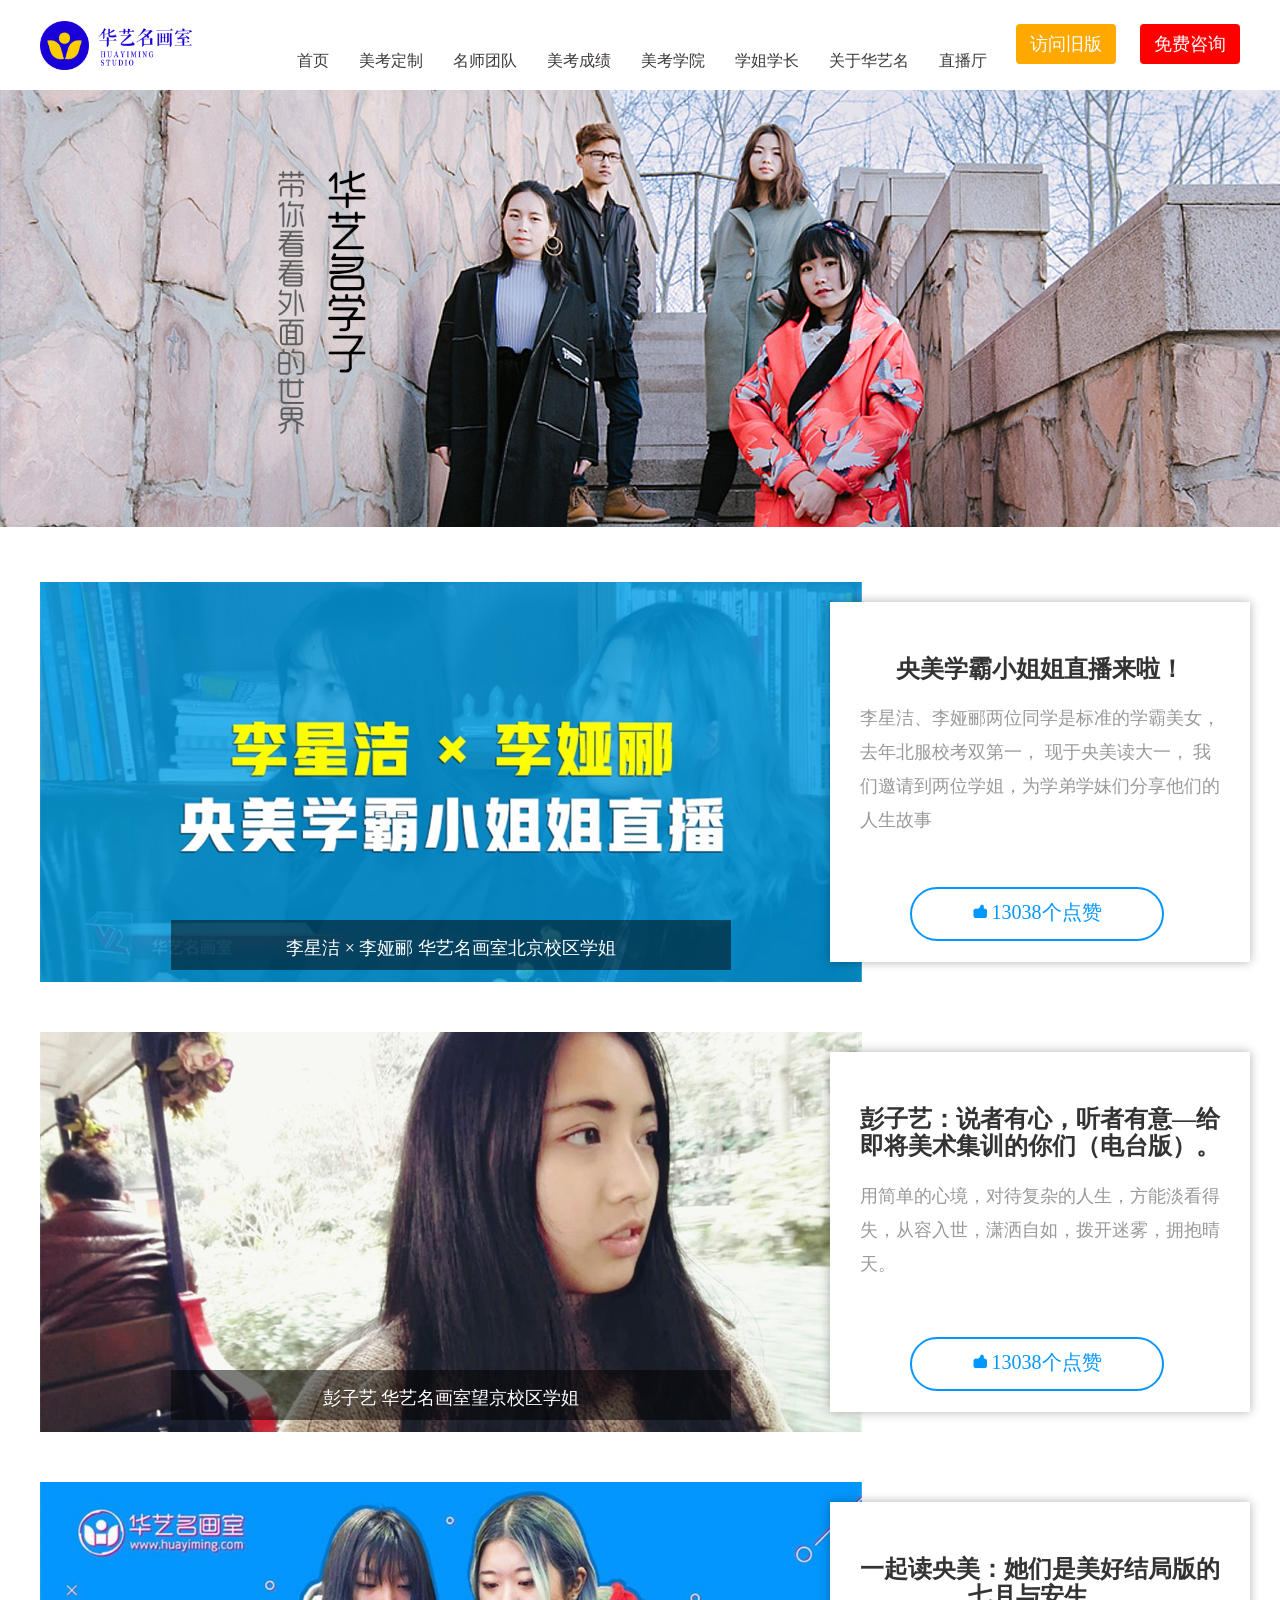
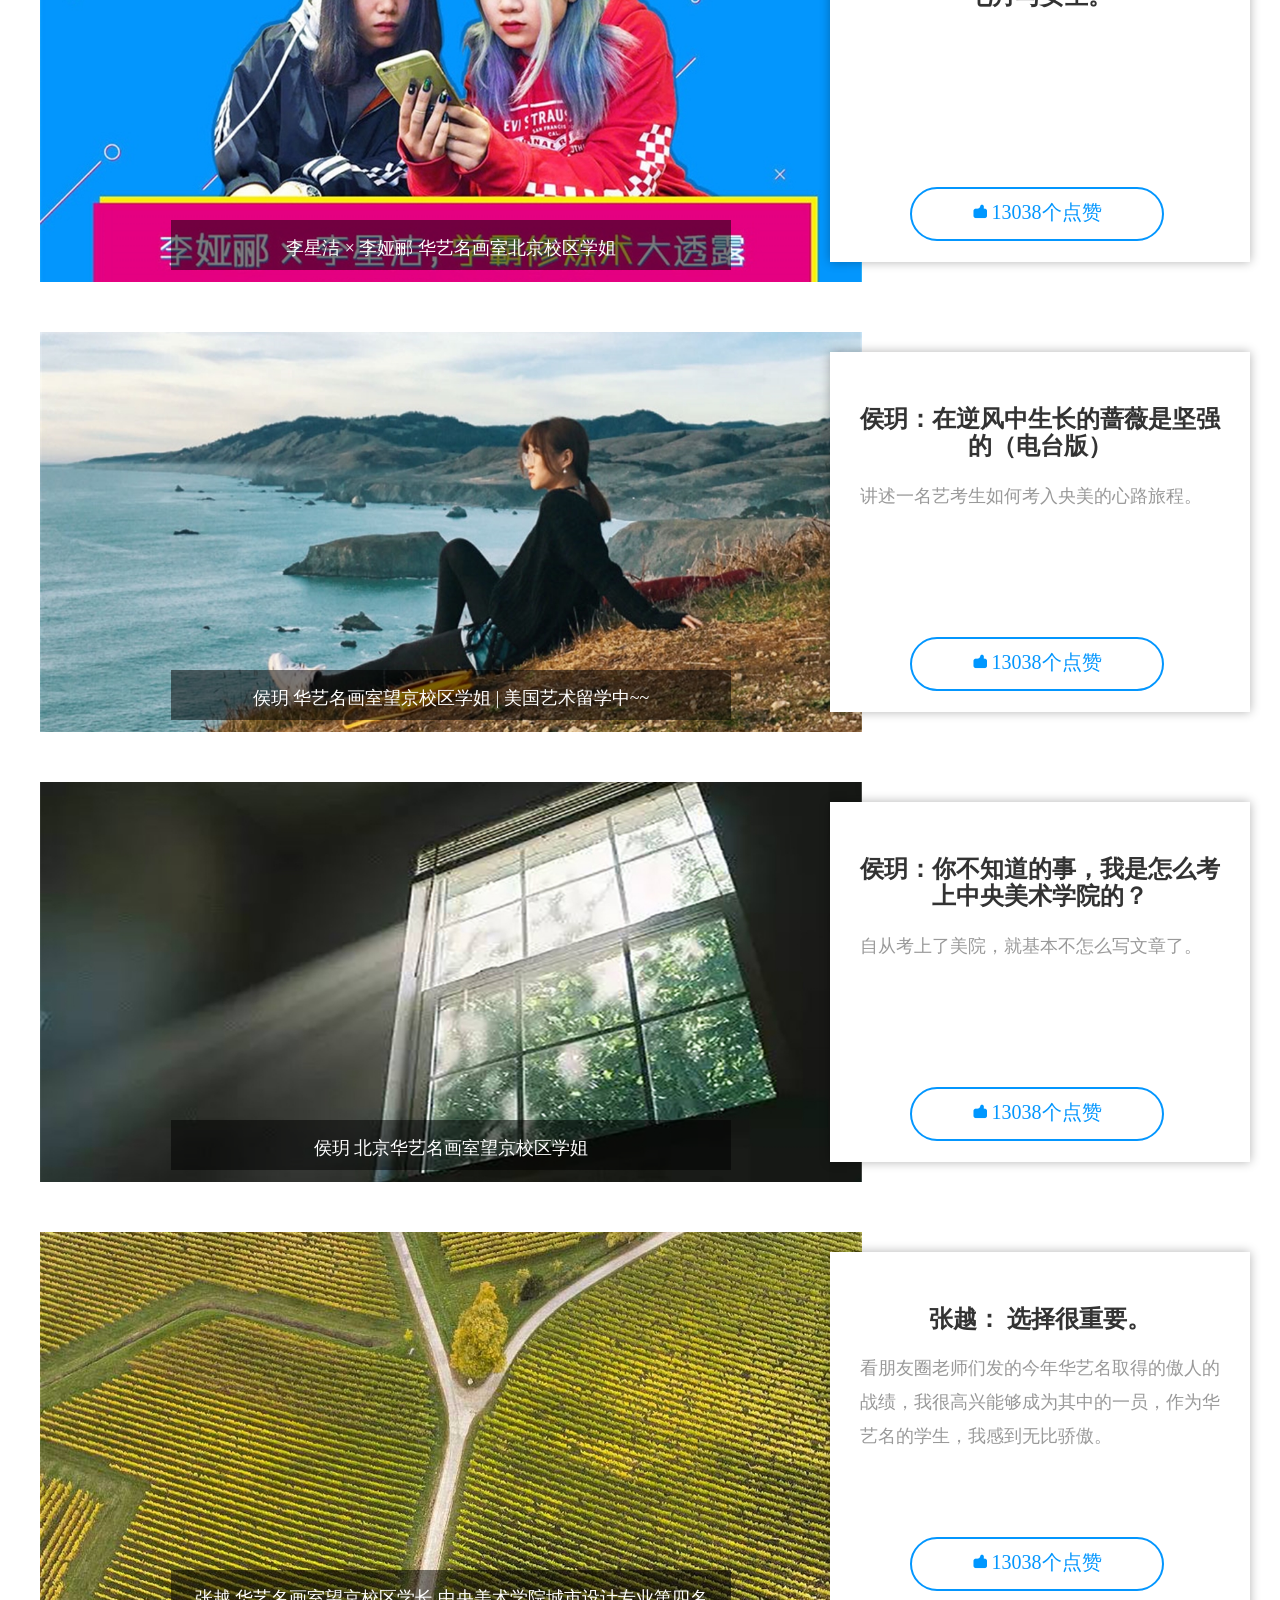
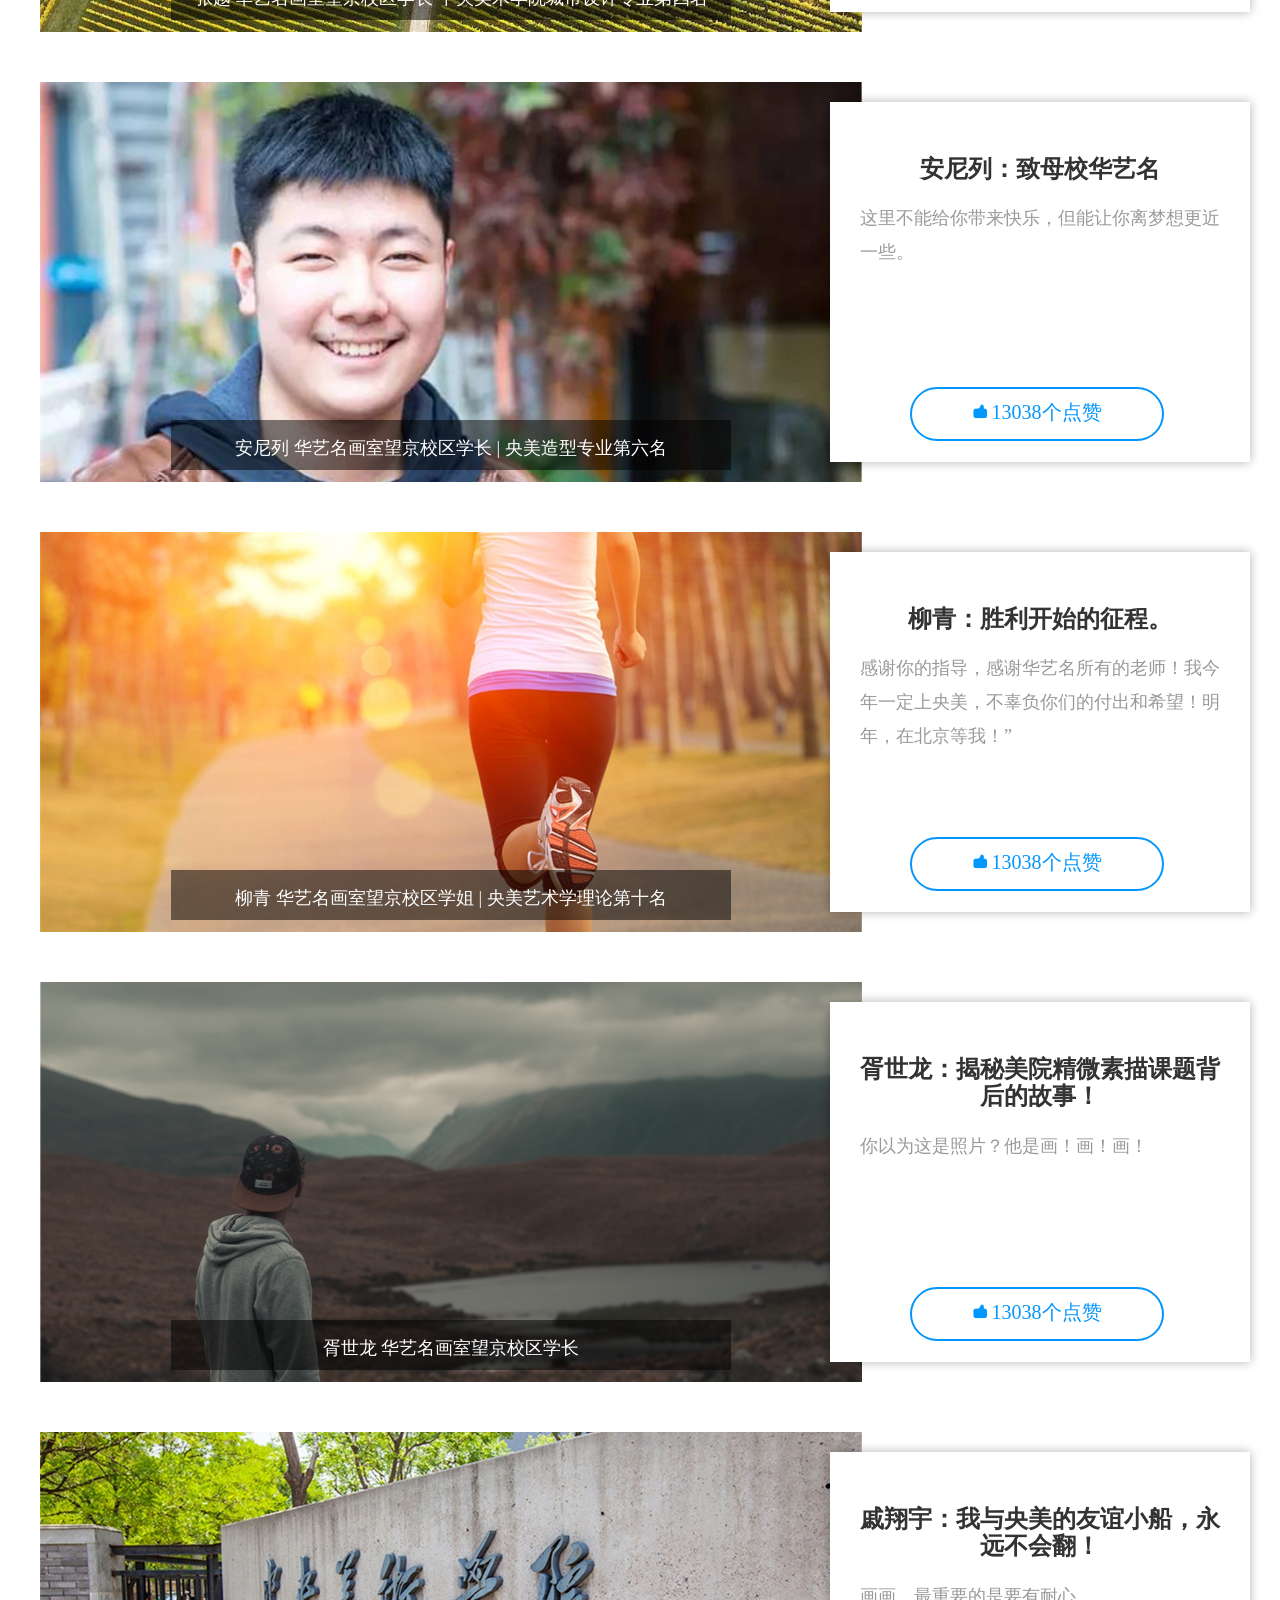
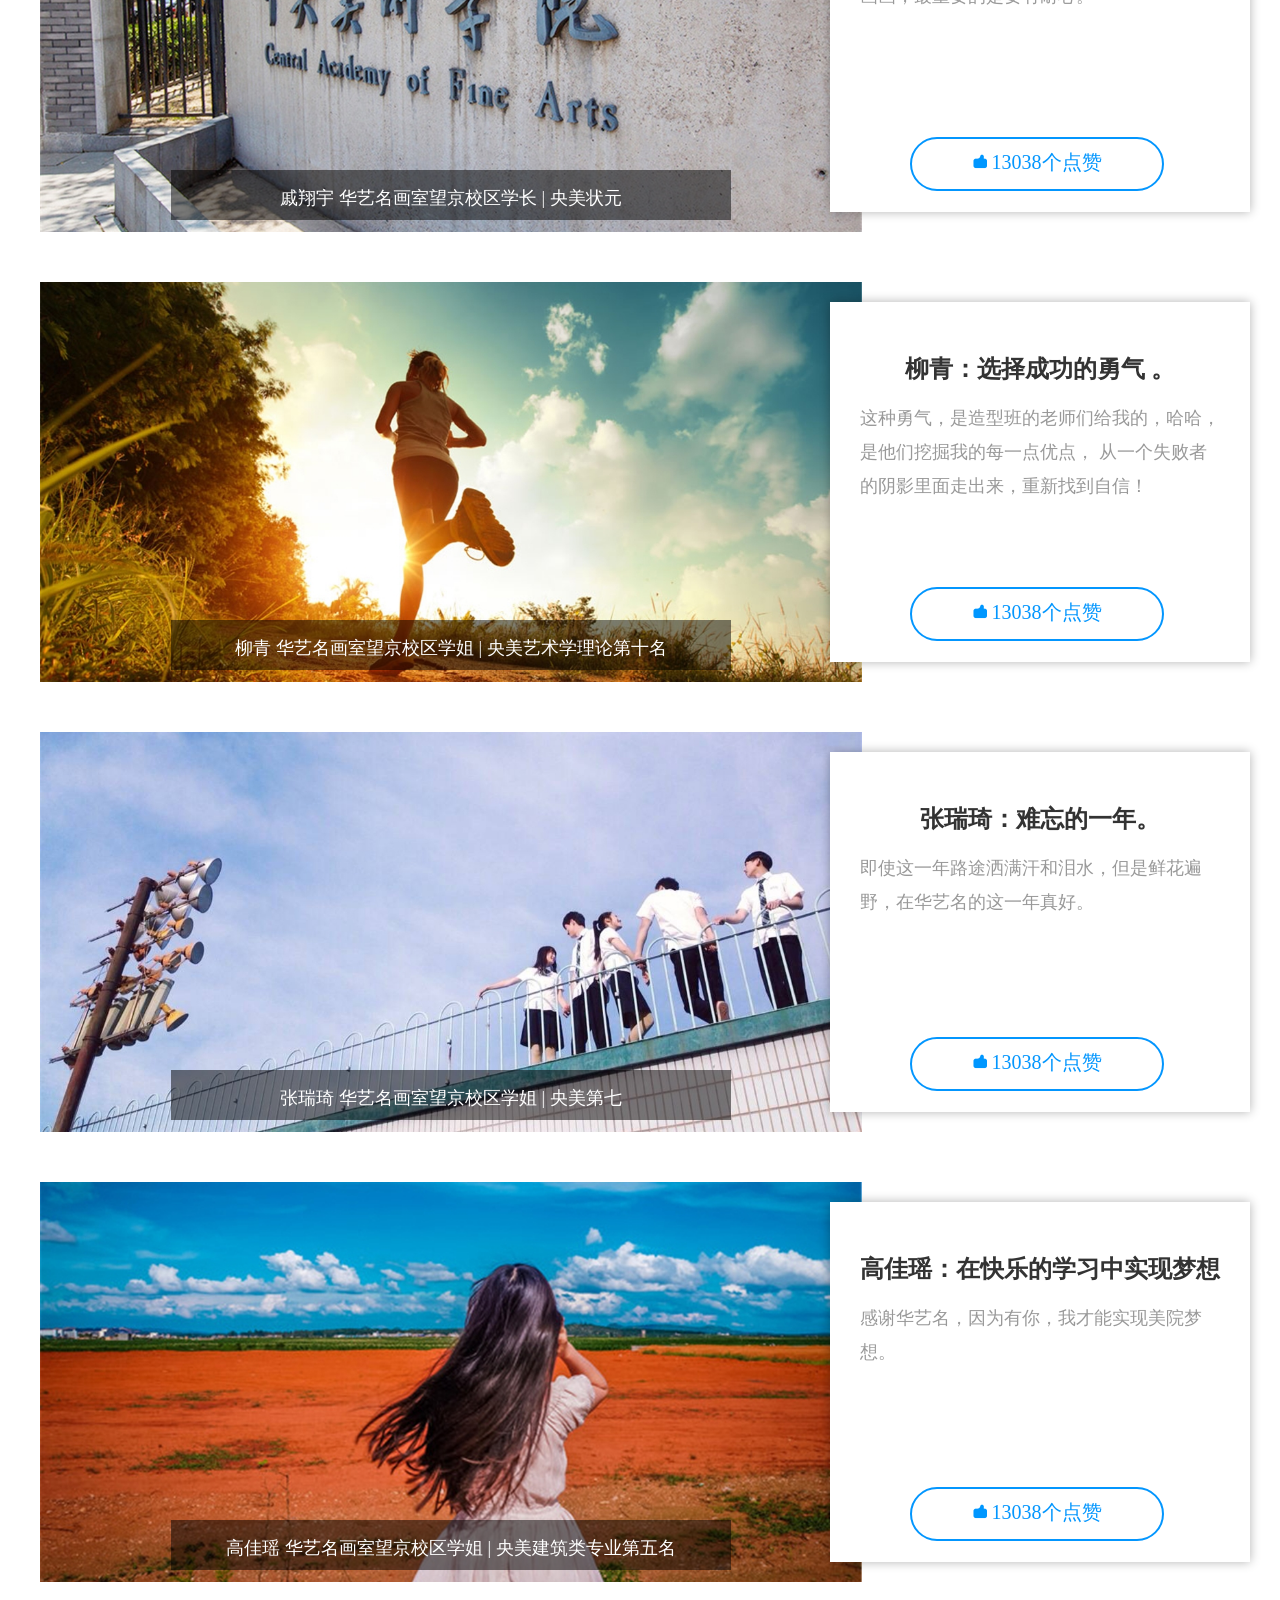
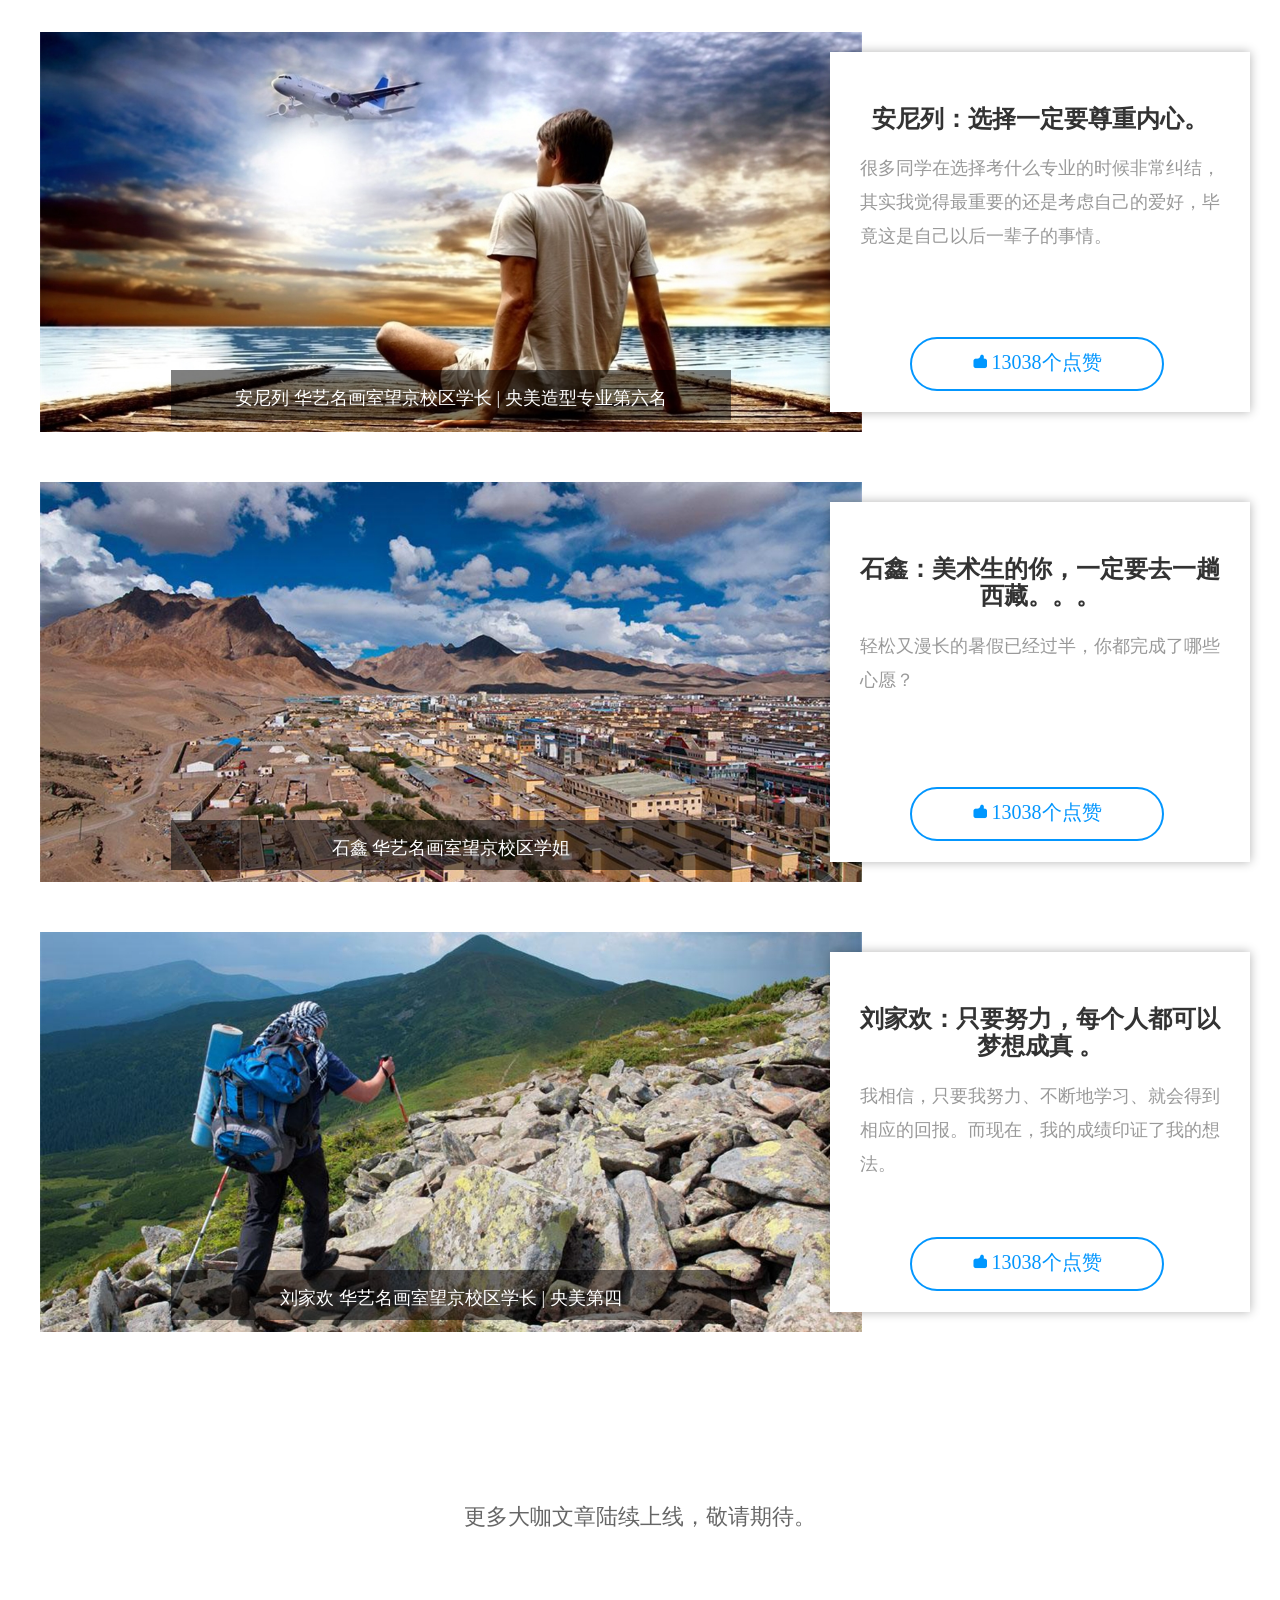
<file: header5.html>
<!DOCTYPE html>
<html lang="en">

<head>
    <meta charset="UTF-8">
    <meta name="viewport" content="width=device-width, initial-scale=1.0, maximum-scale=1.0, user-scalable=0,minimal-ui:ios">
    <title>华艺名画室</title>

    <link rel="stylesheet" href="css/normalize_zh.css">
    <link rel="stylesheet" href="css/ys.css">
    <link rel="stylesheet" href="css/animate.css">
    <style>

    </style>
</head>

<body>
    <nav class="header">
        <div class="width1200">
            <a class="logo" href="/index.html">华艺名</a>
            <div class="nav-lists">
                <ul>
                    <li class=""><a href="/index.html">首页</a></li>
                    <li class=""><a href="/index2.html">美考定制</a></li>
                    <li class=""><a href="/index3.html">名师团队</a></li>
                    <li class=""><a href="https://mp.weixin.qq.com/mp/homepage?__biz=MjM5NDgwNzQ5Mw==&hid=5&sn=9bbf94a58d3770aa0ce9dd0aead103d9&scene=18#wechat_redirect" target="_blank">美考成绩</a></li>
                    <li class=""><a href="/index5.html">美考学院</a></li>
                    <li class=""><a href="/header5.html">学姐学长</a></li>
                    <li class=" "><a href="/gyhym.html">关于华艺名</a></li>
                    <li class=""><a href="/zhibo.html" target="_blank">直播厅</a></li>
                </ul>
                <div class="nav-consult">
                    <div class="nav-btn" style="background: #ffa800;"><a href="http://old.huayiming.com" target="_blank">访问旧版</a></div>

                    <div class="nav-btn"><a href="/baoming.html" target="_blank">免费咨询</a></div>
                </div>
            </div>
        </div>
    </nav>
    <!-- 第一张大图 -->
    <div style="margin-bottom:50px;">

        <img class="image" src="img/XJXZ/xzbanner.jpg" alt="华艺名画室">
    </div>
    <!-- 2 -->
    <div class="rel ">
        <div class="left">
            <img class="image2" src="img/XJXZ/L20.jpg" alt="">
            <div class="wz3" ">
                    <p>李星洁 × 李娅郦 华艺名画室北京校区学姐 </p>
                </div>
            </div>
            <div class="right ys ">
                <h3 class="wz1 ">央美学霸小姐姐直播来啦！</h3>
                <p class="wz2 ">
                    李星洁、李娅郦两位同学是标准的学霸美女， 去年北服校考双第一， 现于央美读大一， 我们邀请到两位学姐，为学弟学妹们分享他们的人生故事
                </p>
                <div class="dz ">
                    <i><img src="img/XJXZ/zan.png " alt=" "></i>
                    13038个点赞
                </div>
                

             </div>
       </div>
       <!-- 3 -->
       <div class="rel ">
            <div class="left ">
                <img class="image2 " src="img/XJXZ/L16.jpg " alt=" ">
                <div class="wz3 "">
                <p>彭子艺 华艺名画室望京校区学姐 </p>
            </div>
        </div>
        <div class="right ys ">
            <h3 class="wz1">彭子艺：说者有心，听者有意—给即将美术集训的你们（电台版）。</h3>
            <p class="wz2">
                用简单的心境，对待复杂的人生，方能淡看得失，从容入世，潇洒自如，拨开迷雾，拥抱晴天。
            </p>
            <div class="dz">
                <i><img src="img/XJXZ/zan.png" alt=""></i> 13038个点赞
            </div>


        </div>
    </div>
    <div class="rel">
        <div class="left">
            <img class="image2" src="img/XJXZ/L19.jpg" alt="">
            <div class="wz3" ">
                    <p>李星洁 × 李娅郦 华艺名画室北京校区学姐 </p>
                </div>
            </div>
            <div class="right ys ">
                <h3 class="wz1 ">一起读央美：她们是美好结局版的七月与安生。 </h3>
                <p class="wz2 ">
                    
                </p>
                <div class="dz ">
                    <i><img src="img/XJXZ/zan.png " alt=" "></i>
                    13038个点赞
                </div>
                

             </div>
       </div>
       <div class="rel ">
            <div class="left ">
                <img class="image2 "  src="img/XJXZ/L15.jpg " alt=" ">
                <div class="wz3 "">
                <p>侯玥 华艺名画室望京校区学姐 | 美国艺术留学中~~ </p>
            </div>
        </div>
        <div class="right ys ">
            <h3 class="wz1">侯玥：在逆风中生长的蔷薇是坚强的（电台版）</h3>
            <p class="wz2">
                讲述一名艺考生如何考入央美的心路旅程。
            </p>
            <div class="dz">
                <i><img src="img/XJXZ/zan.png" alt=""></i> 13038个点赞
            </div>


        </div>
    </div>
    <div class="rel">
        <div class="left">
            <img class="image2" src="img/XJXZ/L17.jpg" alt="">
            <div class="wz3" ">
                    <p>侯玥  北京华艺名画室望京校区学姐 </p>
                </div>
            </div>
            <div class="right ys ">
                <h3 class="wz1 ">侯玥：你不知道的事，我是怎么考上中央美术学院的？</h3>
                <p class="wz2 ">
                    自从考上了美院，就基本不怎么写文章了。
                </p>
                <div class="dz ">
                    <i><img src="img/XJXZ/zan.png " alt=" "></i>
                    13038个点赞
                </div>
                

             </div>
       </div>
       <div class="rel ">
            <div class="left ">
                <img class="image2 " src="img/XJXZ/L14.jpg " alt=" ">
                <div class="wz3 "">
                <p>张越 华艺名画室望京校区学长 中央美术学院城市设计专业第四名</p>
            </div>
        </div>
        <div class="right ys ">
            <h3 class="wz1">张越： 选择很重要。</h3>
            <p class="wz2">
                看朋友圈老师们发的今年华艺名取得的傲人的战绩，我很高兴能够成为其中的一员，作为华艺名的学生，我感到无比骄傲。
            </p>
            <div class="dz">
                <i><img src="img/XJXZ/zan.png" alt=""></i> 13038个点赞
            </div>


        </div>
    </div>
    <div class="rel">
        <div class="left">
            <img class="image2" src="img/XJXZ/L1.jpg" alt="">
            <div class="wz3" ">
                    <p>安尼列  华艺名画室望京校区学长  |  央美造型专业第六名 </p>
                </div>
            </div>
            <div class="right ys ">
                <h3 class="wz1 ">安尼列：致母校华艺名</h3>
                <p class="wz2 ">
                    这里不能给你带来快乐，但能让你离梦想更近一些。
                </p>
                <div class="dz ">
                    <i><img src="img/XJXZ/zan.png " alt=" "></i>
                    13038个点赞
                </div>
                

             </div>
       </div>
       <div class="rel ">
            <div class="left ">
                <img class="image2 "  src="img/XJXZ/L4.jpg " alt=" ">
                <div class="wz3 "">
                <p>柳青 华艺名画室望京校区学姐 | 央美艺术学理论第十名</p>
            </div>
        </div>
        <div class="right ys ">
            <h3 class="wz1">柳青：胜利开始的征程。</h3>
            <p class="wz2">
                感谢你的指导，感谢华艺名所有的老师！我今年一定上央美，不辜负你们的付出和希望！明年，在北京等我！”
            </p>
            <div class="dz">
                <i><img src="img/XJXZ/zan.png" alt=""></i> 13038个点赞
            </div>


        </div>
    </div>
    <div class="rel">
        <div class="left">
            <img class="image2" src="img/XJXZ/L11.jpg" alt="">
            <div class="wz3" ">
                    <p>胥世龙  华艺名画室望京校区学长</p>
                </div>
            </div>
            <div class="right ys ">
                <h3 class="wz1 ">胥世龙：揭秘美院精微素描课题背后的故事！</h3>
                <p class="wz2 ">
                    你以为这是照片？他是画！画！画！
                </p>
                <div class="dz ">
                    <i><img src="img/XJXZ/zan.png " alt=" "></i>
                    13038个点赞
                </div>
                

             </div>
       </div>
       <div class="rel " style="margin-bottom: 0 ">
            <div class="left ">
                <img class="image2 "  src="img/XJXZ/L2.jpg " alt=" ">
                <div class="wz3 "">
                <p>戚翔宇 华艺名画室望京校区学长 | 央美状元</p>
            </div>
        </div>
        <div class="right ys ">
            <h3 class="wz1">戚翔宇：我与央美的友谊小船，永远不会翻！</h3>
            <p class="wz2">
                画画，最重要的是要有耐心。
            </p>
            <div class="dz">
                <i><img src="img/XJXZ/zan.png" alt=""></i> 13038个点赞
            </div>
        </div>
    </div>

    <div class="rel " style="margin-bottom: 0 ">
        <div class="left ">
            <img class="image2 " src="img/XJXZ/L7.jpg " alt=" ">
            <div class="wz3 " ">
            <p>柳青  华艺名画室望京校区学姐  |  央美艺术学理论第十名</p>
        </div>
    </div>
    <div class="right ys ">
        <h3 class="wz1 ">柳青：选择成功的勇气 。</h3>
        <p class="wz2 ">
            这种勇气，是造型班的老师们给我的，哈哈，是他们挖掘我的每一点优点，
            从一个失败者的阴影里面走出来，重新找到自信！
        </p>
        <div class="dz ">
            <i><img src="img/XJXZ/zan.png " alt=" "></i> 13038个点赞
        </div>
    </div>
</div>

<div class="rel " style="margin-bottom: 0 ">
    <div class="left ">
        <img class="image2 " src="img/XJXZ/L3.jpg " alt=" ">
        <div class="wz3 " ">
                <p>张瑞琦 华艺名画室望京校区学姐 | 央美第七</p>
            </div>
        </div>
        <div class="right ys ">
            <h3 class="wz1 ">张瑞琦：难忘的一年。</h3>
            <p class="wz2 ">
                即使这一年路途洒满汗和泪水，但是鲜花遍野，在华艺名的这一年真好。
            </p>
            <div class="dz ">
                <i><img src="img/XJXZ/zan.png " alt=" "></i> 13038个点赞
            </div>
        </div>
    </div>

    <div class="rel " style="margin-bottom: 0 ">
        <div class="left ">
            <img class="image2 " src="img/XJXZ/L8.jpg " alt=" ">
            <div class="wz3 " ">
                    <p>高佳瑶  华艺名画室望京校区学姐 | 央美建筑类专业第五名</p>
                </div>
            </div>
            <div class="right ys ">
                <h3 class="wz1 ">高佳瑶：在快乐的学习中实现梦想</h3>
                <p class="wz2 ">
                    感谢华艺名，因为有你，我才能实现美院梦想。
                </p>
                <div class="dz ">
                    <i><img src="img/XJXZ/zan.png " alt=" "></i> 13038个点赞
                </div>
            </div>
        </div>

        <div class="rel " style="margin-bottom: 0 ">
            <div class="left ">
                <img class="image2 " src="img/XJXZ/L9.jpg " alt=" ">
                <div class="wz3 " ">
                <p>安尼列 华艺名画室望京校区学长 | 央美造型专业第六名</p>
            </div>
        </div>
        <div class="right ys ">
            <h3 class="wz1 ">安尼列：选择一定要尊重内心。</h3>
            <p class="wz2 ">
                很多同学在选择考什么专业的时候非常纠结，其实我觉得最重要的还是考虑自己的爱好，毕竟这是自己以后一辈子的事情。
            </p>
            <div class="dz ">
                <i><img src="img/XJXZ/zan.png " alt=" "></i> 13038个点赞
            </div>
        </div>
    </div>

    <div class="rel " style="margin-bottom: 0 ">
        <div class="left ">
            <img class="image2 " src="img/XJXZ/L12.jpg " alt=" ">
            <div class="wz3 " ">
                    <p>石鑫  华艺名画室望京校区学姐</p>
                </div>
            </div>
            <div class="right ys ">
                <h3 class="wz1 ">石鑫：美术生的你，一定要去一趟西藏。。。</h3>
                <p class="wz2 ">
                    轻松又漫长的暑假已经过半，你都完成了哪些心愿？
                </p>
                <div class="dz ">
                    <i><img src="img/XJXZ/zan.png " alt=" "></i> 13038个点赞
                </div>
            </div>
        </div>

        <div class="rel " style="margin-bottom: 0 ">
            <div class="left ">
                <img class="image2 " src="img/XJXZ/L6.jpg " alt=" ">
                <div class="wz3 " ">
                <p>刘家欢 华艺名画室望京校区学长 | 央美第四</p>
            </div>
        </div>
        <div class="right ys ">
            <h3 class="wz1 ">刘家欢：只要努力，每个人都可以梦想成真 。</h3>
            <p class="wz2 ">
                我相信，只要我努力、不断地学习、就会得到相应的回报。而现在，我的成绩印证了我的想法。
            </p>
            <div class="dz ">
                <i><img src="img/XJXZ/zan.png " alt=" "></i> 13038个点赞
            </div>
        </div>
    </div>

    <div>
        <p style="text-align: center; font-size: 22px; color: #666; padding:100px;padding-bottom:150px ">更多大咖文章陆续上线，敬请期待。</p>
    </div>






</body>

</html>
</file>
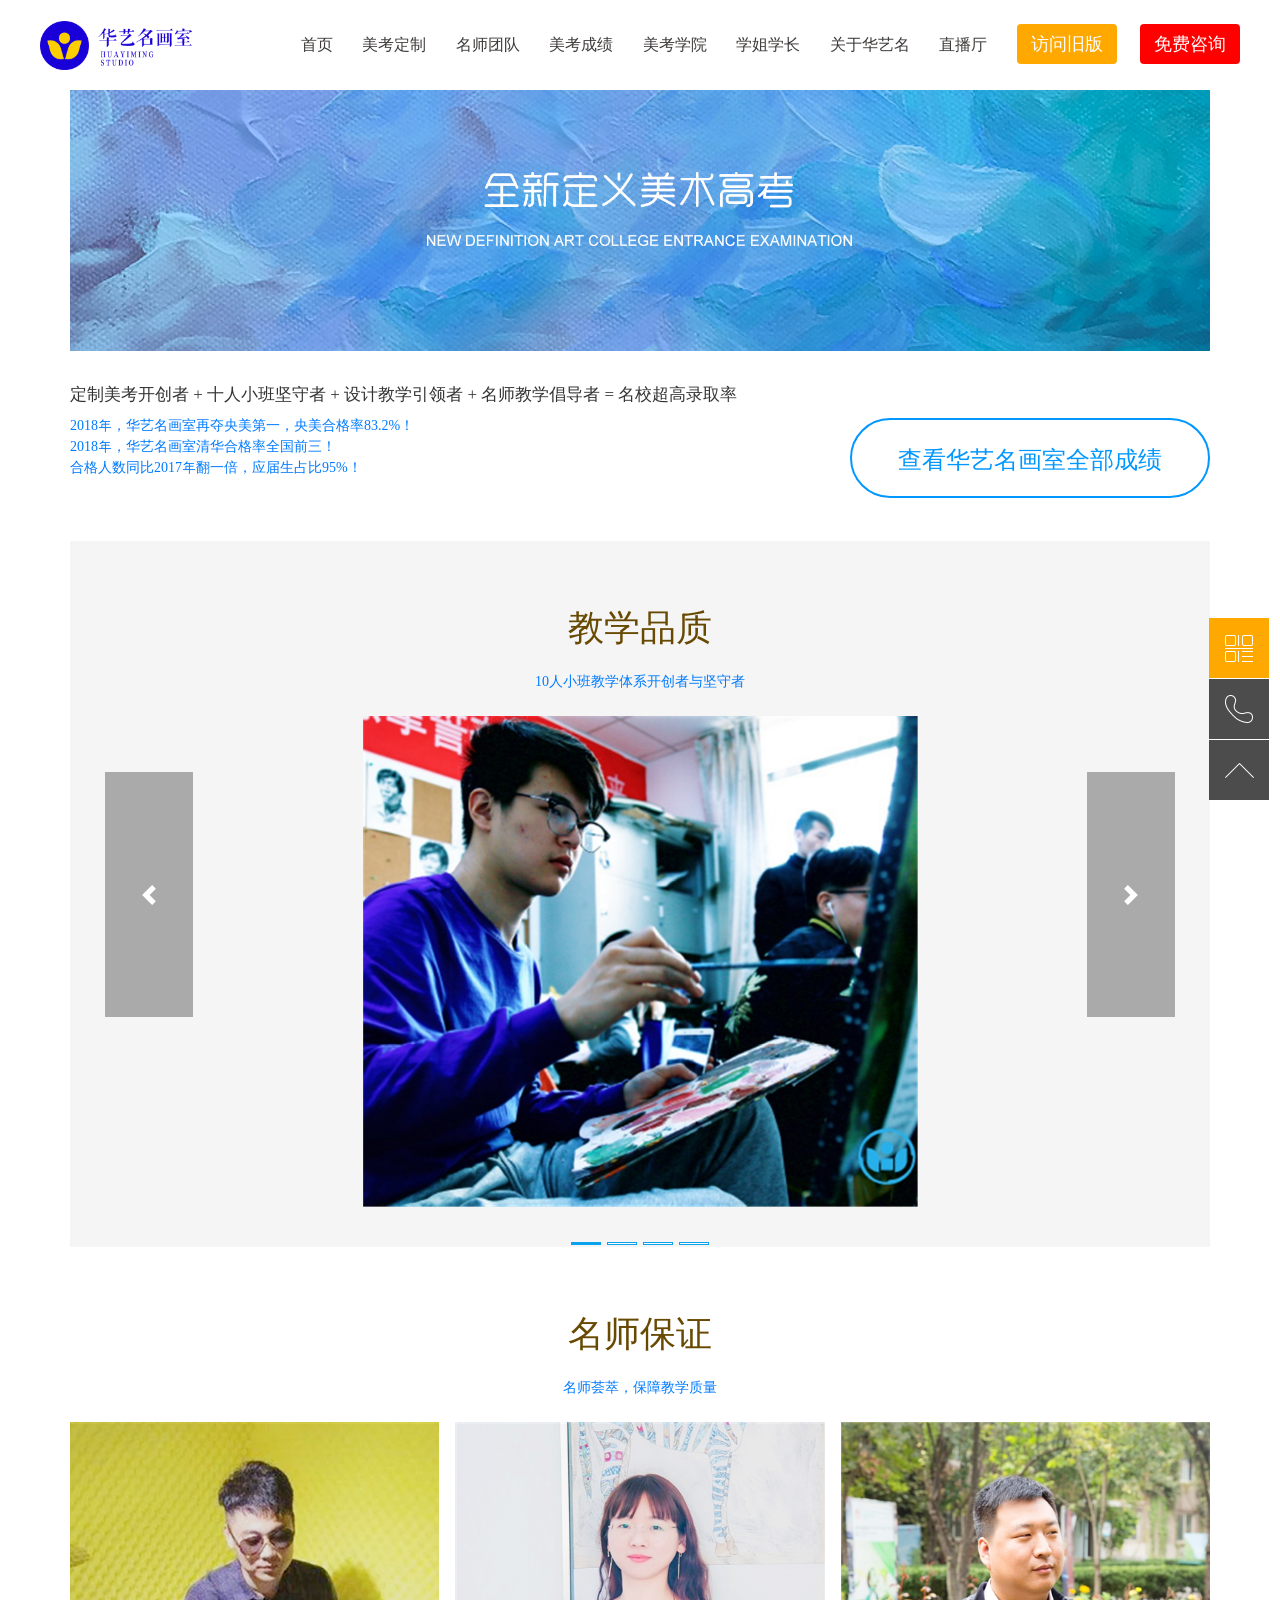
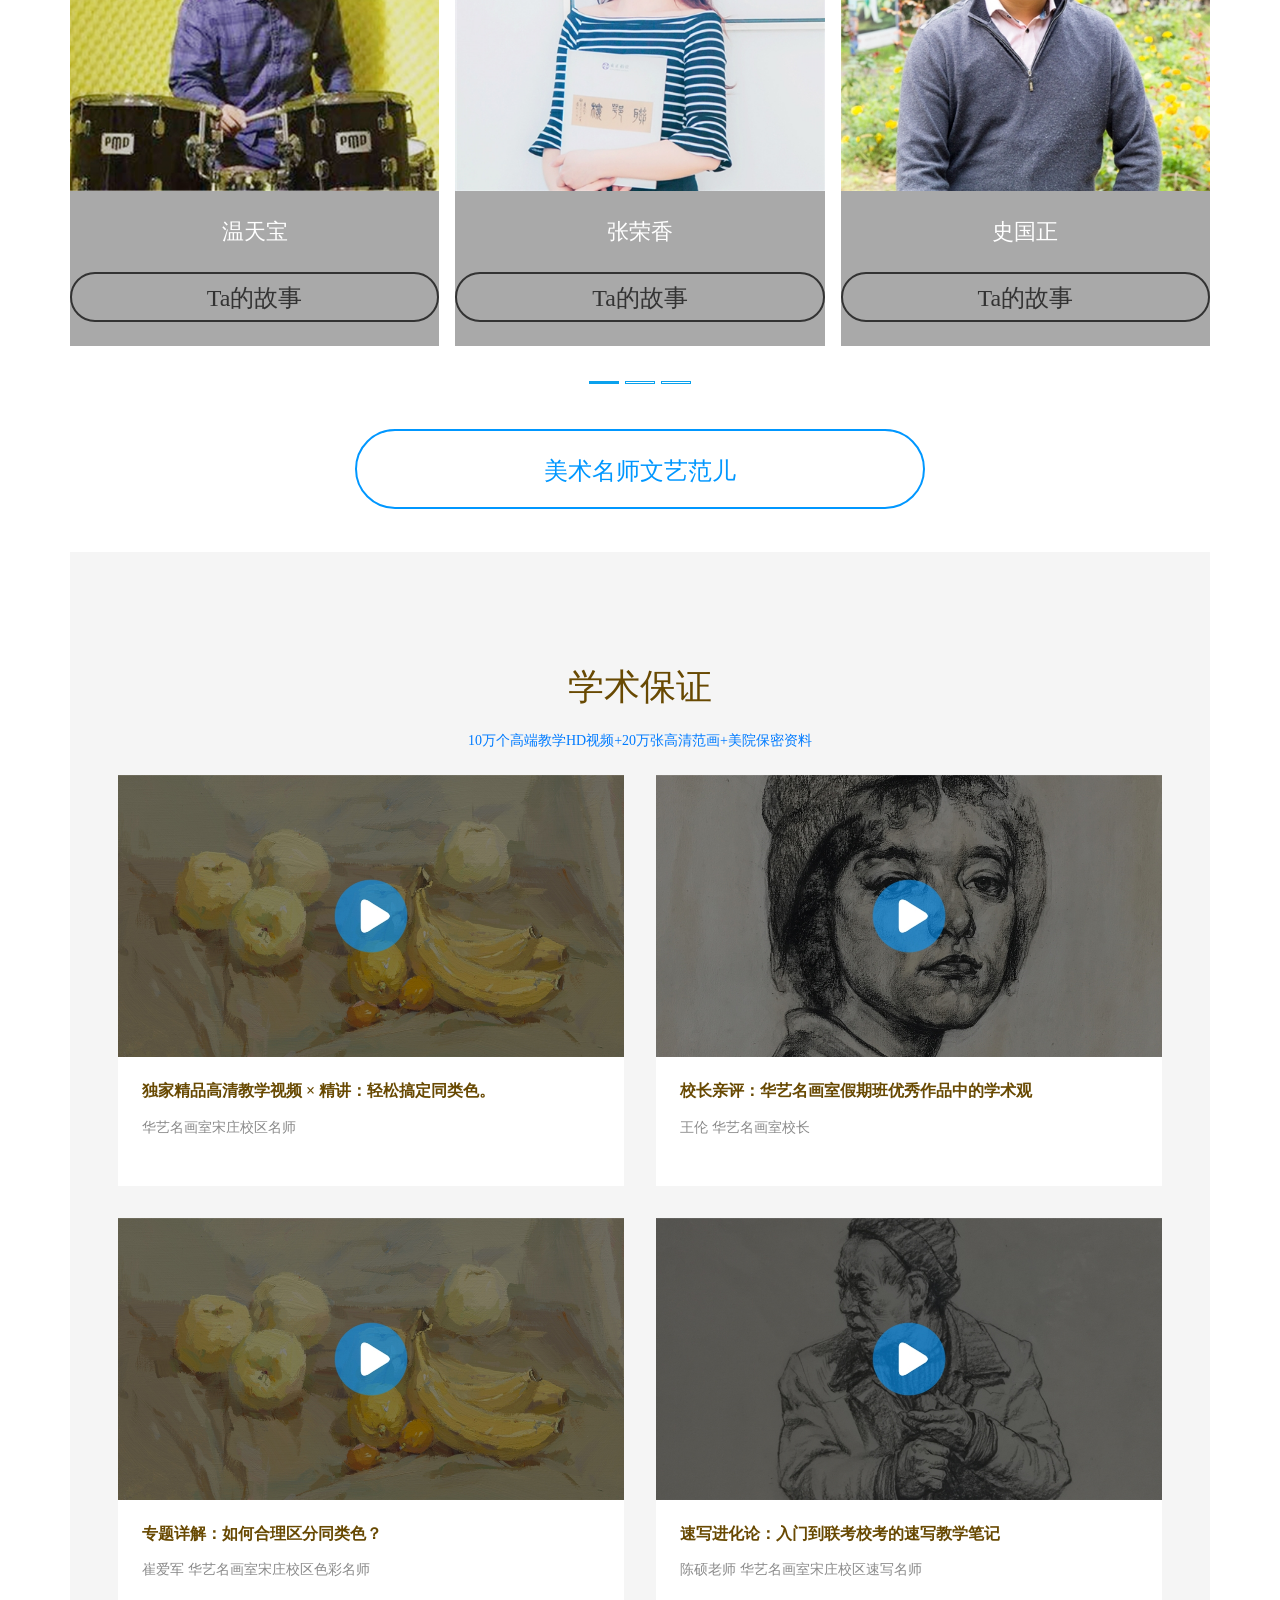
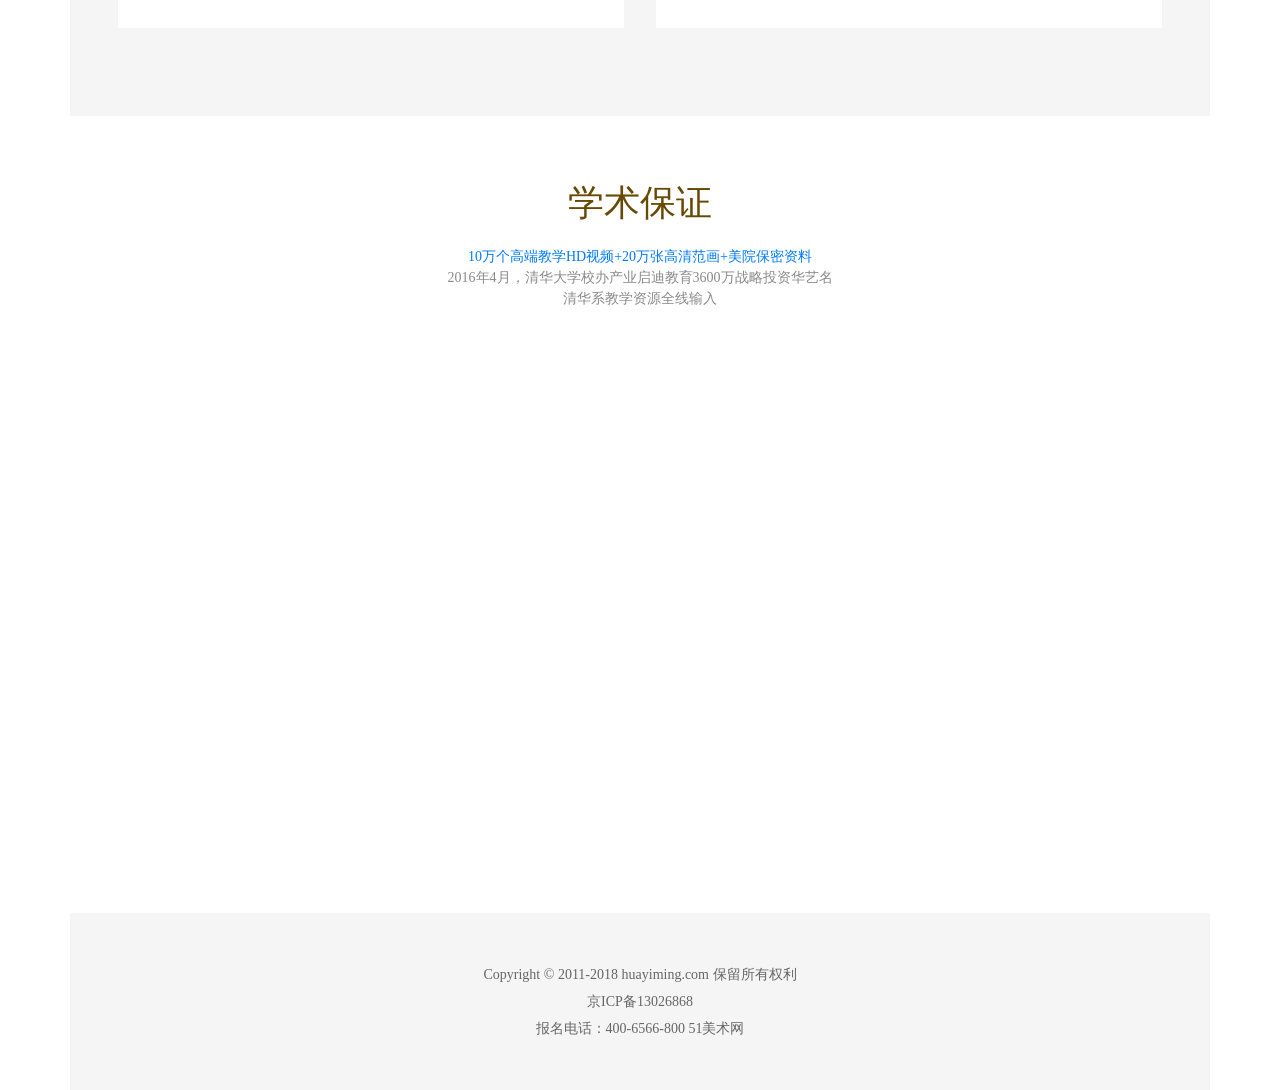
<file: index2.html>
<!DOCTYPE html>
<html lang="en">

<head>
    <meta charset="UTF-8">
    <meta name="viewport" content="width=device-width, initial-scale=1.0">
    <meta http-equiv="X-UA-Compatible" content="ie=edge">
    <title>华艺名画室</title>
    <link rel="stylesheet" href="css/mkdz.css">
    <link rel="stylesheet" href="boot/bootstrap.css">
    <script src="boot/jquery.min.js"></script>
    <script src="boot/popper.min.js"></script>
    <script src="boot/bootstrap.min.js"></script>
    <link rel="stylesheet" href="css/index.css">
</head>

<body>
    <div class="asid_share">
        <a class="fr-code">
            <img src="img/rightico.png"/>
        </a>
    </div>
    <nav class="header">
        <div class="width1200">
            <a class="logo" href="/index.html">华艺名</a>
            <div class="nav-lists">
                <ul>
                  <li class=""><a href="/index.html">首页</a></li>
                  <li class=""><a href="/index2.html">美考定制</a></li>
                  <li class=""><a href="/index3.html">名师团队</a></li>
                  <li class=""><a href="" target="_blank">美考成绩</a></li>
                  <li class=""><a href="/index5.html">美考学院</a></li>
                  <li class=""><a href="/header5.html">学姐学长</a></li>
                  <li class=" "><a href="/gyhym.html">关于华艺名</a></li>
                  <li class=""><a href="/zhibo.html" target="_blank">直播厅</a></li>
                </ul>
                <div class="nav-consult">
                    <div class="nav-btn" style="background: #ffa800;"><a href="http://old.huayiming.com" target="_blank">访问旧版</a></div>
                    
                    <div class="nav-btn" ><a href="http://huayiming.mikecrm.com/oUL2xL7" target="_blank">免费咨询</a></div>
                </div>
            </div>
        </div>
    </nav>
  <div class="container">
    <div ><img class="w-100 mb-4 " src="img/MKDZ/banner.jpg" alt=""></div>
    <div class="row">
     <div class="col-lg-8 col-md-12">
         <h4 class="d1 m-0 p-0">定制美考开创者 + 十人小班坚守者 + 设计教学引领者 + 名师教学倡导者 = 名校超高录取率</h4>
         <p class="text-primary">2018年，华艺名画室再夺央美第一，央美合格率83.2%！</p>
         <p class="text-primary">2018年，华艺名画室清华合格率全国前三！</p>
         <p class="text-primary">合格人数同比2017年翻一倍，应届生占比95%！</p>
     </div>
     <div class="col-lg-4 col-md-12">
        <a href=""> <div class="ck">查看华艺名画室全部成绩</div></a>
     </div>
     </div>
    <!-- 教学 -->
    <div class="bg-grey">
<div class="imp">
  <div class="text-center jx mb-3">教学品质</div>
  <div class="text-primary text-center mb-4">10人小班教学体系开创者与坚守者</div>
  <div class="row">
    <div class="col-3">
      <a href="#demo" data-slide="prev" class="carousel-control-prev">
         <span class="carousel-control-prev-icon"></span>
      </a>
    </div>
<div class="col-6">
  <div class="carousel slide" id="demo" data-ride="carousel">
   <ul class="carousel-indicators">
      <li data-slide-to="0" data-target="#demo" class="active"></li>
      <li data-slide-to="1" data-target="#demo"></li>
      <li data-slide-to="2" data-target="#demo"></li>
      <li data-slide-to="3" data-target="#demo"></li>
   </ul>
      <div class="carousel-inner">
        <div class="carousel-item active">
         <img class="w-100" src="img/MKDZ/jxbz1.jpg" alt=""/>
        </div>
        <div class="carousel-item">
            <img class="w-100" src="img/MKDZ/jxbz2.jpg" alt=""/>
        </div>
        <div class="carousel-item">
            <img class="w-100" src="img/MKDZ/jxbz3.jpg" alt=""/>
        </div>
        <div class="carousel-item">
            <img class="w-100" src="img/MKDZ/jxbz4.jpg" alt=""/>
        </div>
     </div>
   </div>
</div>
  <div class="col-3">
              <a href="#demo" data-slide="next" class="carousel-control-next">
                      <span class="carousel-control-next-icon"></span>
               </a>
      </div>
</div>
        
       
        
</div>
    
  </div>
<div class="bg-white">
  <div class="imp">
  <div class="text-center jx mb-3">名师保证</div>
  <div class="text-primary text-center mb-4">名师荟萃，保障教学质量</div>
  <div class="row">
  <div class="col-12 w-100">
    <div class="carousel slide" id="demo1" data-ride="carousel">
      <ul class="carousel-indicators">
        <li data-slide-to="0" data-target="#demo1" class="active "></li>
        <li data-slide-to="1" data-target="#demo1"></li>
        <li data-slide-to="2" data-target="#demo1"></li>
      </ul>
    <div class="carousel-inner">
      <div class="carousel-item active">
         <ul class="d-flex list-unstyled ">
             <li class="mr-3 ">
               <div><img class="w-100" src="img/MKDZ/ms1.jpg" alt=""/></div>
                 <div class="text-center bg-ms pb-4">
                     <p class="pt-4 text-white font-22">温天宝 </p>
                     <a class="msbz-gs mt-4" href="">Ta的故事</a>
                </div>
             </li>
             <li class="mr-3 ">
                <div><img class="w-100" src="img/MKDZ/ms2.jpg" alt=""/></div>
                <div class="text-center bg-ms pb-4">
                    <p class="pt-4 text-white font-22">张荣香 </p>
                    <a class="msbz-gs mt-4" href="">Ta的故事</a>
                </div>
             </li>
                <li >
                   <div><img class="w-100" src="img/MKDZ/ms3.jpg" alt=""/></div>
                   <div class="text-center bg-ms pb-4">
                       <p class="pt-4 text-white font-22">史国正 </p>
                       <a class="msbz-gs mt-4" href="">Ta的故事</a>
                   </div>
                </li>
         </ul>
      </div>
            <div class="carousel-item">
            <ul class="d-flex list-unstyled">
                    <li class="mr-3">
                        <div><img class="w-100" src="img/MKDZ/ms2-1.jpg" alt=""/></div>
                        <div class="text-center bg-ms pb-4">
                            <p class="pt-4 text-white font-22">陈硕 </p>
                            <a class="msbz-gs mt-4" href="">Ta的故事</a>
                        </div>
                    </li>
                    <li class="mr-3">
                            <div><img class="w-100" src="img/MKDZ/ms2-2.jpg" alt=""/></div>
                            <div class="text-center bg-ms pb-4">
                                <p class="pt-4 text-white font-22">吕文涛 </p>
                                <a class="msbz-gs mt-4" href="">Ta的故事</a>
                            </div>
                        </li>
                        <li >
                                <div><img class="w-100" src="img/MKDZ/ms2-3.jpg" alt=""/></div>
                                <div class="text-center bg-ms pb-4">
                                    <p class="pt-4 text-white font-22">李虎 </p>
                                    <a class="msbz-gs mt-4" href="">Ta的故事</a>
                                </div>
                            </li>
            </ul>
            </div>
            <div class="carousel-item ">
                  <ul class="d-flex list-unstyled">
                          <li class="mr-3">
                              <div><img class="w-100" src="img/MKDZ/ms2.jpg" alt=""/></div>
                              <div class="text-center bg-ms pb-4">
                                  <p class="pt-4 text-white font-22">李虎 </p>
                                  <a class="msbz-gs mt-4" href="">Ta的故事</a>
                              </div>
                          </li>
                          <li class="mr-3">
                                  <div><img class="w-100" src="img/MKDZ/ms3-3.jpg" alt=""/></div>
                                  <div class="text-center bg-ms pb-4">
                                      <p class="pt-4 text-white font-22">郭晓虎 </p>
                                      <a class="msbz-gs mt-4" href="">Ta的故事</a>
                                  </div>
                              </li>
                              <li>
                                      <div><img class="w-100" src="img/MKDZ/ms1.jpg" alt=""/></div>
                                      <div class="text-center bg-ms pb-4">
                                          <p class="pt-4 text-white font-22">赵阳 </p>
                                          <a class="msbz-gs mt-4" href="">Ta的故事</a>
                                      </div>
                                  </li>
                      </ul>
            </div>
    
        </div>
        </div>
    </div>
  </div>
  
  <div>
    
  </div>
            
        </div>
  <div class="w-50 m-auto ">
         <a href=""> <div class="ck">美术名师文艺范儿</div></a>
  </div>
</div>

    <div class="bg-grey p-5  ">
        <div class="imp">
        <div class="text-center jx mb-3">学术保证</div>
        <div class="text-primary text-center mb-4">10万个高端教学HD视频+20万张高清范画+美院保密资料</div>
      <div class="row mx-0">
        <div class="col-lg-6 col-md-12 px-0 pr-md-0 pr-sm-0 pr-lg-3 pb-3  ">
            <img class="w-100 " src="img/MKDZ/xs1.jpg" alt="">
            <div class="bg-white pt-4 pl-4 pb-5 ">
              <h5 class="font-16 font-weight-bold"> 独家精品高清教学视频 × 精讲：轻松搞定同类色。</h5>
              <p class="color-gray pt-3">华艺名画室宋庄校区名师</p>
            </div>
        </div>
        <div class="col-lg-6 col-md-12 px-0 pl-lg-3 pt-md-3 pt-sm-3 pt-lg-0 pb-3">
            <img class="w-100" src="img/MKDZ/xs2.jpg" alt="">
            <div class="bg-white pt-4 pl-4 pb-5">
                    <h5 class="font-16 font-weight-bold">校长亲评：华艺名画室假期班优秀作品中的学术观</h5>
                    <p class="color-gray pt-3">王伦  华艺名画室校长</p>
            </div>
        </div>
      </div>
      <div class="row mx-0">
            <div class="col-lg-6 col-md-12 px-0 pr-lg-3 pt-3 pb-md-3 pb-sm-3 pb-lg-0">
              <img class="w-100" src="img/MKDZ/xs3.jpg" alt="">
              <div class="bg-white pt-4 pl-4 pb-5">
                    <h5 class="font-16 font-weight-bold">专题详解：如何合理区分同类色？</h5>
                    <p class="color-gray pt-3">崔爱军  华艺名画室宋庄校区色彩名师</p>
              </div>
            </div>
            <div class="col-lg-6 col-md-12 px-0 pl-lg-3 pt-3 ">
              <img class="w-100 " src="img/MKDZ/xs4.jpg" alt="">
              <div class="bg-white pt-4 pl-4 pb-5">
                    <h5 class="font-16 font-weight-bold">速写进化论：入门到联考校考的速写教学笔记</h5>
                    <p class="color-gray pt-3">陈硕老师 华艺名画室宋庄校区速写名师</p>
               </div>
            </div>
      </div>
      </div>
      </div>
     

      <!-- 视频 -->
      <div class="bg-white">
        <div class="imp">
        <div class="text-center jx mb-3">学术保证</div>
        <div class="text-primary text-center">10万个高端教学HD视频+20万张高清范画+美院保密资料</div>
        <p class="text-center color-gray m-0">2016年4月，清华大学校办产业启迪教育3600万战略投资华艺名</p>
        <p class="text-center color-gray m-0 mb-5">清华系教学资源全线输入</p>
        <iframe width="100%" height="500" src="http://artzk-cn-file.oss-cn-beijing.aliyuncs.com/PinPaiBaoZheng.mp4" frameborder="0"></iframe>
      </div>
      </div>
     


      <!-- 尾部 -->
      <div style="text-align: center" class="bg-grey pt-5 pb-5 mt-3">
        <p style="color:#666;padding:3px ">Copyright © 2011-2018 huayiming.com 保留所有权利</p> 
        <p style="color:#666;padding:3px ">京ICP备13026868</p> 
        <p style="color:#666;padding:3px ">报名电话：400-6566-800     51美术网</p> 
      </div>
    </div>

</body>

</html>
</file>
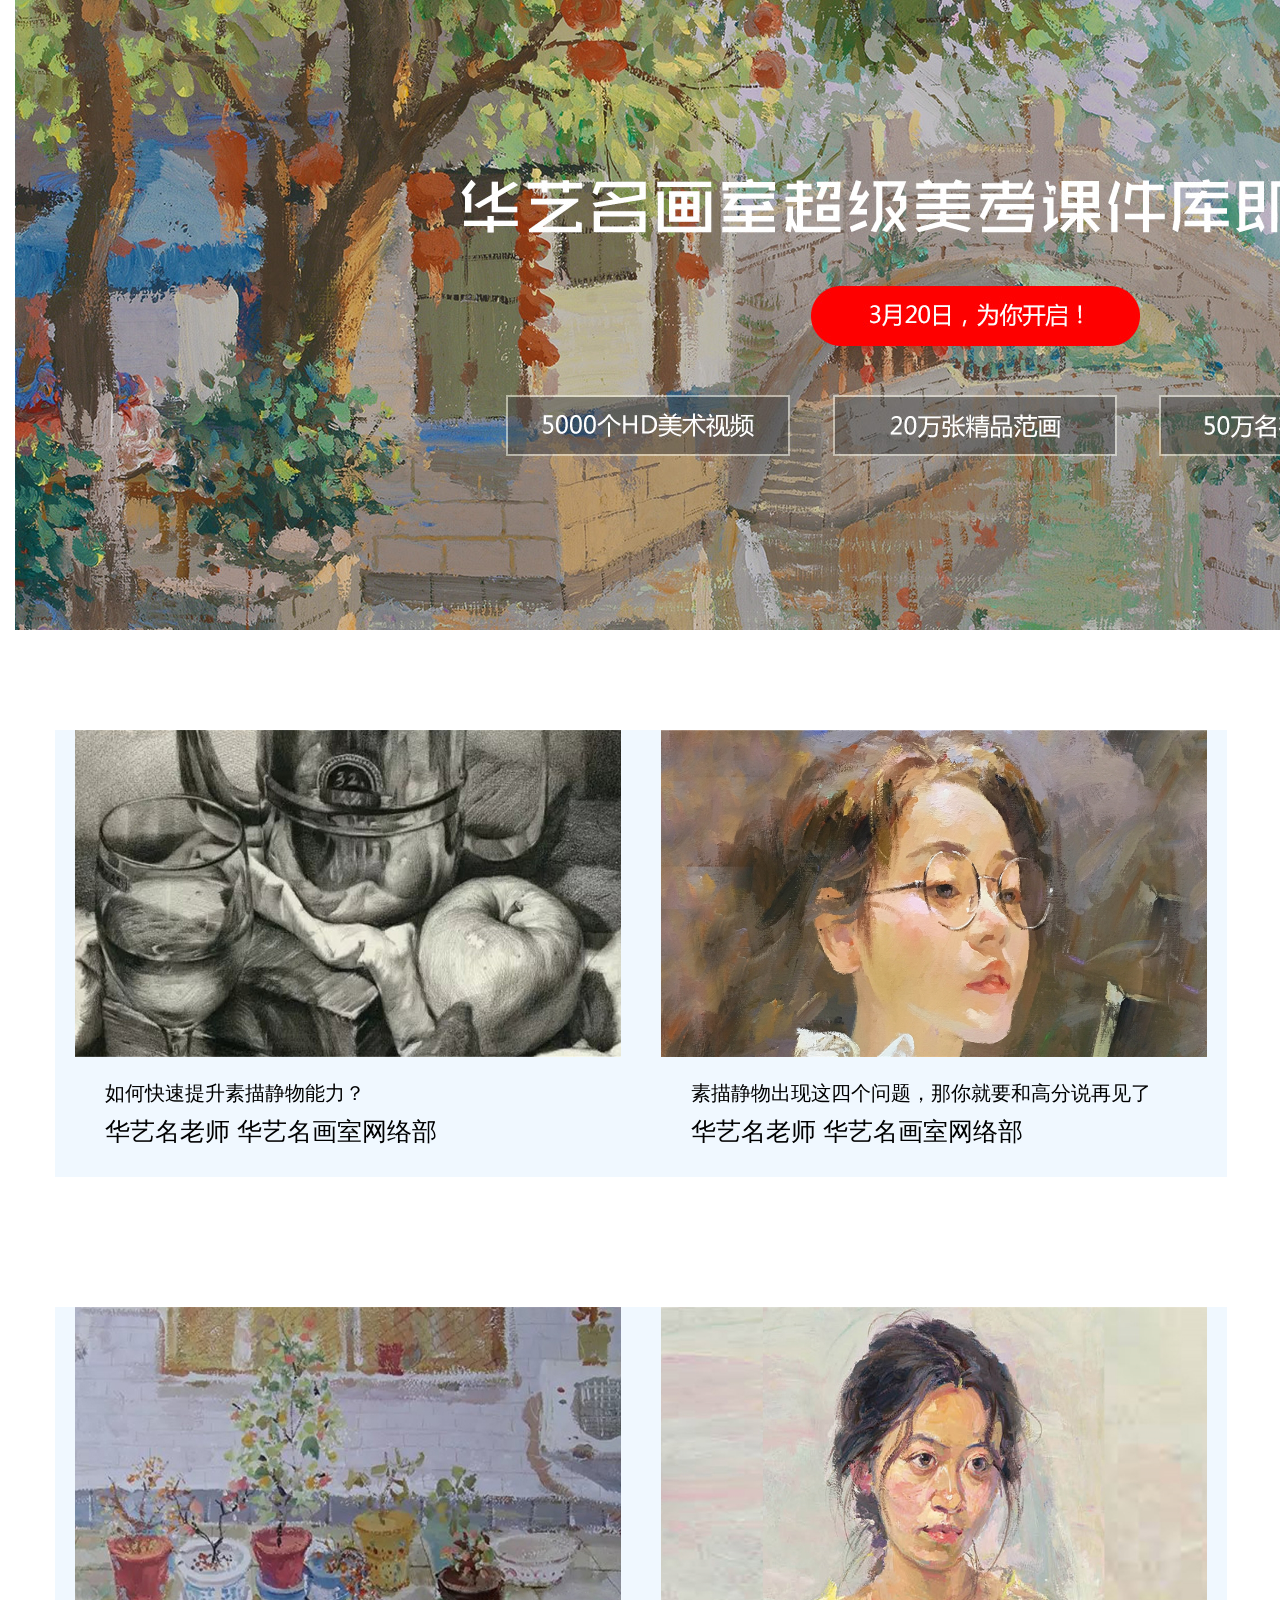
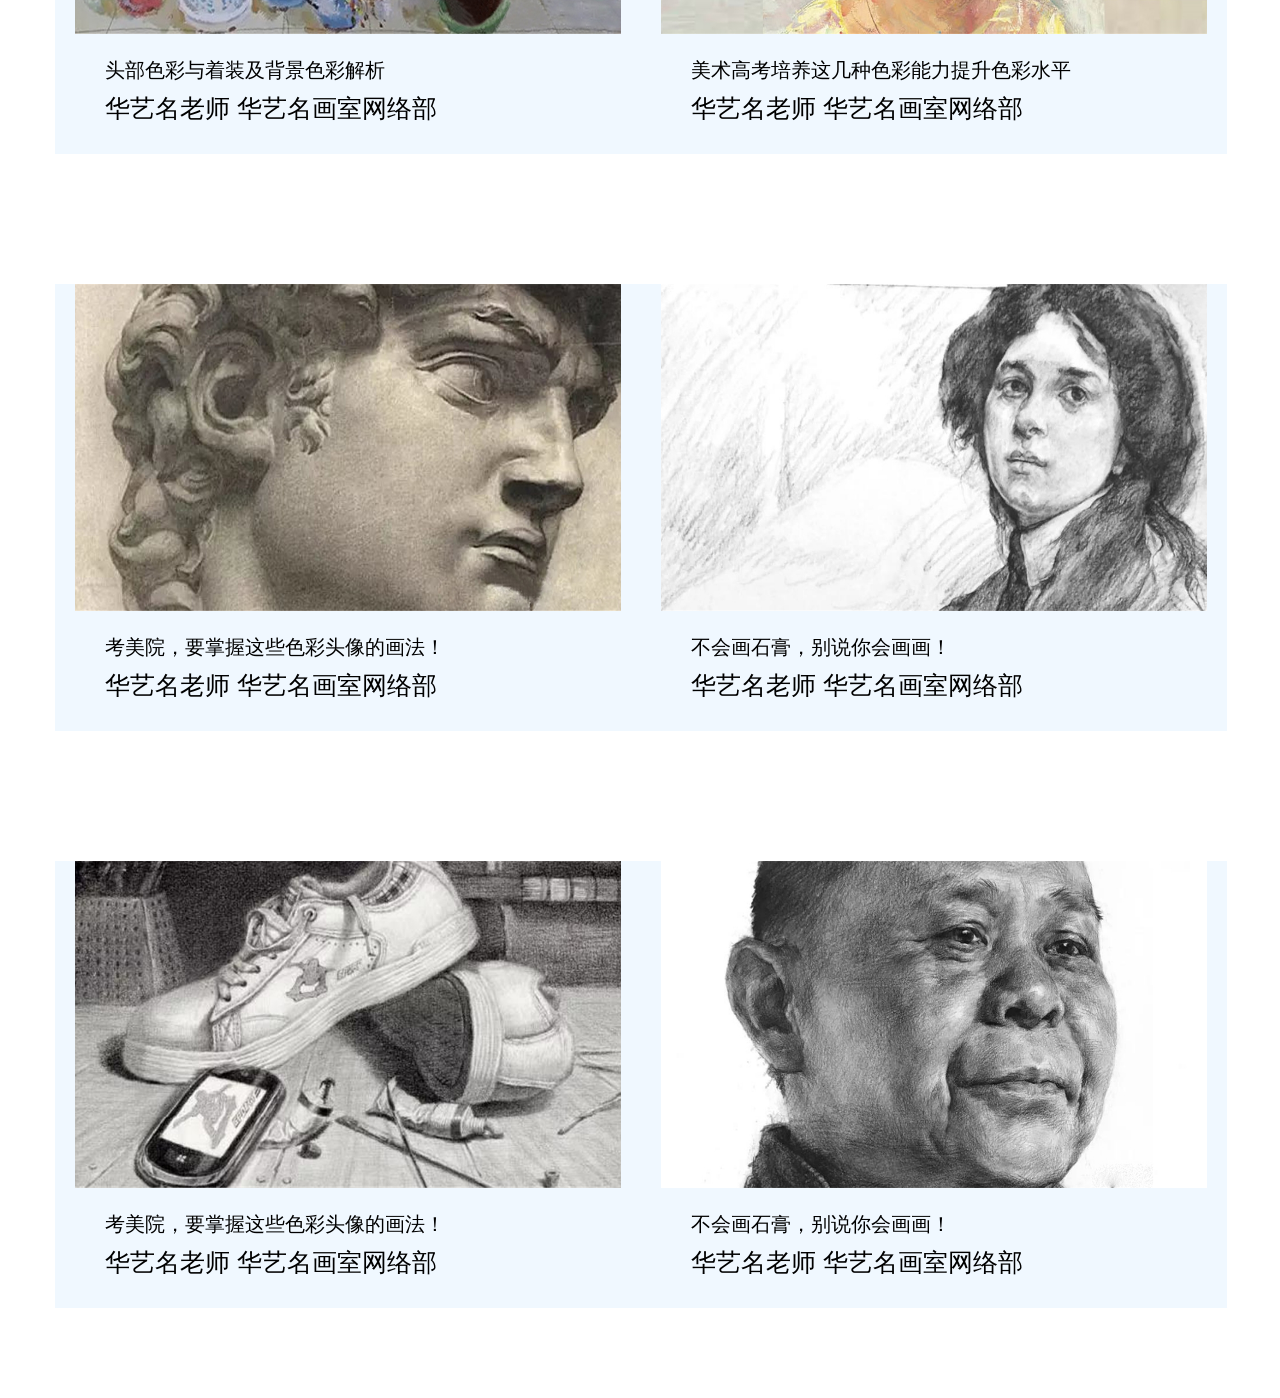
<file: index5.html>
<!DOCTYPE html>
<html lang="en">
<head>
    <meta charset="UTF-8">
    <meta name="viewport" content="width=device-width, initial-scale=1.0">
    <meta http-equiv="X-UA-Compatible" content="ie=edge">
    <title>华艺名画室</title>
    <link rel="stylesheet" href="boot/bootstrap.css">
    <script src="boot/jquery.min.js"></script>
    <script src="boot/popper.min.js"></script>
    <script src="boot/bootstrap.min.js"></script>
    <link rel="stylesheet" href="css/mkxy.css">
    <script type="text/javascript">
        window.onload = function () {
        document.getElementById('btn').onclick = function () {
        document.getElementById('d1').style.display = 'none';

    };

    }
    </script>

</head>
<body>
    
    <div class="container-fluid mar">
        <!-- 上部背景图-->
       <div>
            <img src="img/MKYX/XY001.jpg" alt="#">
        </div>
        <!--右边牛皮广告-->
         <div class="npgg ">
            <table>
                <tr>
                    <td><h4><a href="" id="btn"">最美学姐</a></h4></td>
                    <td><h4><a href="#lunb" data-slide="prev">颜值名师</a></h4></td>
                    <td><h4>最牛教学</h4></td>
                </tr>       
            <tr> 
                <td colspan="3">
                    <!--轮播图-->
                    
   <div class="tab-content" id="d1">
        <div id="lunbo" class="carousel tab-pane active" data-ride="carousel">
            <div class="carousel-inner w-90">
                <div class="carousel-item active tugao">
                    <img src="img/MKYX/XY10.jpg" alt="" class="w-100 mmms">
                </div>
                <div class="carousel-item">
                    <img src="img/MKYX/XY11.jpg" alt="" class="w-100">
                </div><div class="carousel-item">
                    <img src="img/MKYX/XY12.jpg" alt="" class="w-100">
                </div>
        </div>
    </div>
    <div class="tab-content" id="d2" >
        <div id="lunbo" class="carousel tab-pane active" data-ride="carousel">
            <div class="carousel-inner w-90">
                <div class="carousel-item active tugao">
                    <img src="img/MKYX/XY10.jpg" alt="" class="w-100 mmms">
                </div>
                <div class="carousel-item">
                    <img src="img/MKYX/XY11.jpg" alt="" class="w-100">
                </div>
                <div class="carousel-item">
                    <img src="img/MKYX/XY12.jpg" alt="" class="w-100">
                </div>
            </div>
        </div>
            
            <!--左右箭头-->
            <a data-slide="prev" href="#lunb" class="carousel-control-prev">
                <span class="carousel-control-prev-icon"></span>
            </a>
            <a data-slide="next" href="#lunb" class="carousel-control-next">
                <span class="carousel-control-next-icon"></span>
            </a>
        </div>
                </td>
            </tr></table>
            <div>
                <p>报名送小姐姐哟</p>
            </div>
            <p>让我们一起拥抱小姐姐吧吧</p>
        </div>
        <!--中间主体  左边-->
        <div class="tanta">
            <a href="">
                <ul class="tanta">
                <li>
                    <img src="img/MKYX/XY002.jpg" alt="">
                    <div class="shc"><h5>如何快速提升素描静物能力？</h5>
                    <p>华艺名老师 华艺名画室网络部 </p></div>
                    </li>
                <li>
                    <img src="img/MKYX/XY003.jpg" alt="">
                    <div class="shc"><h5>素描静物出现这四个问题，那你就要和高分说再见了</h5>
                    <p>华艺名老师 华艺名画室网络部</p></div>
                    </li>
                </ul>
            </a>
        
        </div>
        
        <div>
            <a href="">
                <ul>
                    <li>
                        <img src="img/MKYX/XY004.jpg" alt="">
                        <div  class="shc">
                            <h5>头部色彩与着装及背景色彩解析</h5>
                            <p>华艺名老师 华艺名画室网络部</p>
                        </div>
                    </li>
                    <li>
                        <img src="img/MKYX/XY005.jpg" alt="">
                        <div class="shc">
                            <h5>美术高考培养这几种色彩能力提升色彩水平</h5>
                            <p>华艺名老师 华艺名画室网络部</p>
                        </div>
                    </li>
                </ul>
            </a>
        </div>
        <div>
            <a href="">
                <ul>
                    <li>
                        <img src="img/MKYX/XY006.jpg" alt="">
                        <div class="shc">
                            <h5>考美院，要掌握这些色彩头像的画法！</h5>
                            <p>华艺名老师 华艺名画室网络部</p>
                        </div>
                    </li>
                    <li>
                        <img src="img/MKYX/XY007.jpg" alt="">
                        <div class="shc">
                            <h5>不会画石膏，别说你会画画！</h5>
                            <p>华艺名老师 华艺名画室网络部</p>
                        </div>
                    </li>
                </ul>
            </a>
        </div>
        <div>
            <a href="">
                <ul>
                    <li>
                        <img src="img/MKYX/XY008.jpg" alt="">
                        <div class="shc">
                            <h5>考美院，要掌握这些色彩头像的画法！</h5>
                            <p>华艺名老师 华艺名画室网络部</p>
                        </div>
                    </li>
                    <li>
                        <img src="img/MKYX/XY009.jpg" alt="">
                        <div class="shc">
                            <h5>不会画石膏，别说你会画画！</h5>
                            <p>华艺名老师 华艺名画室网络部</p>
                        </div>
                    </li>
                </ul>
            </a>
        </div>
    </div>
</body>
</html>
</file>
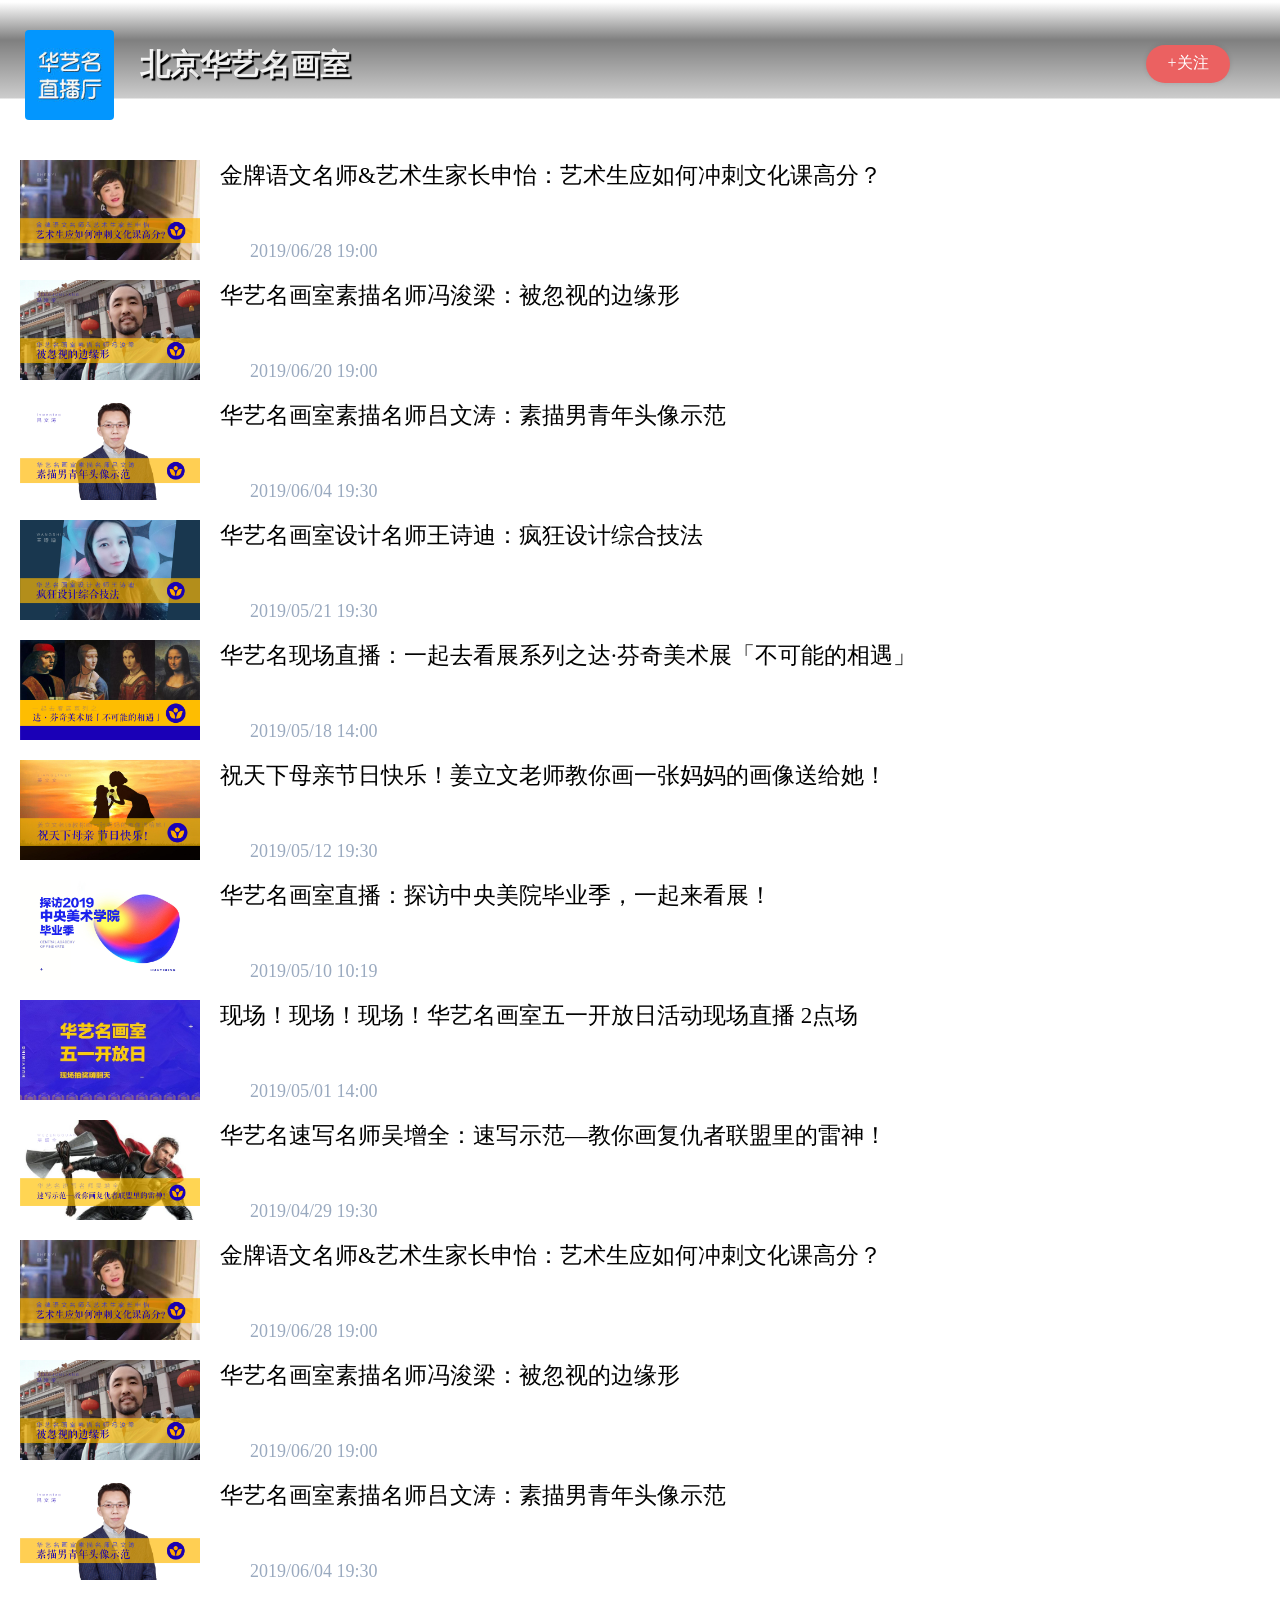
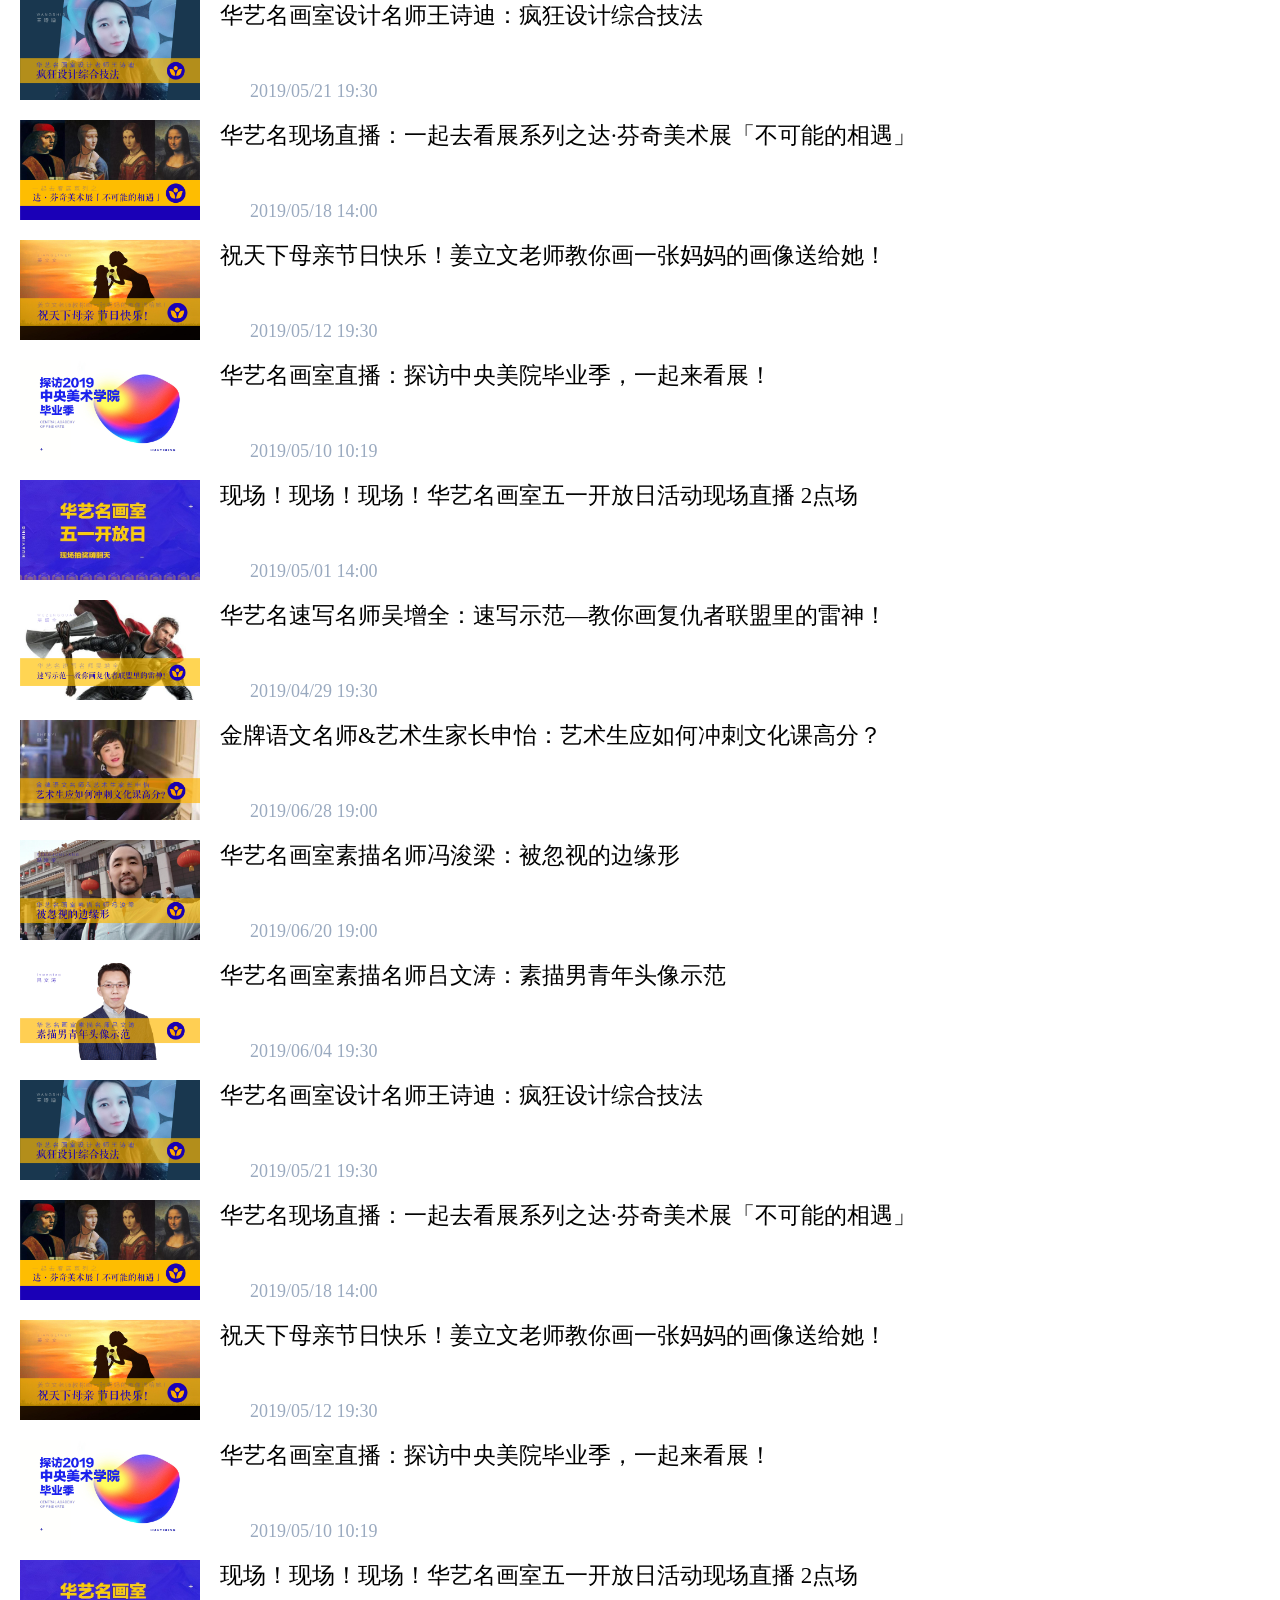
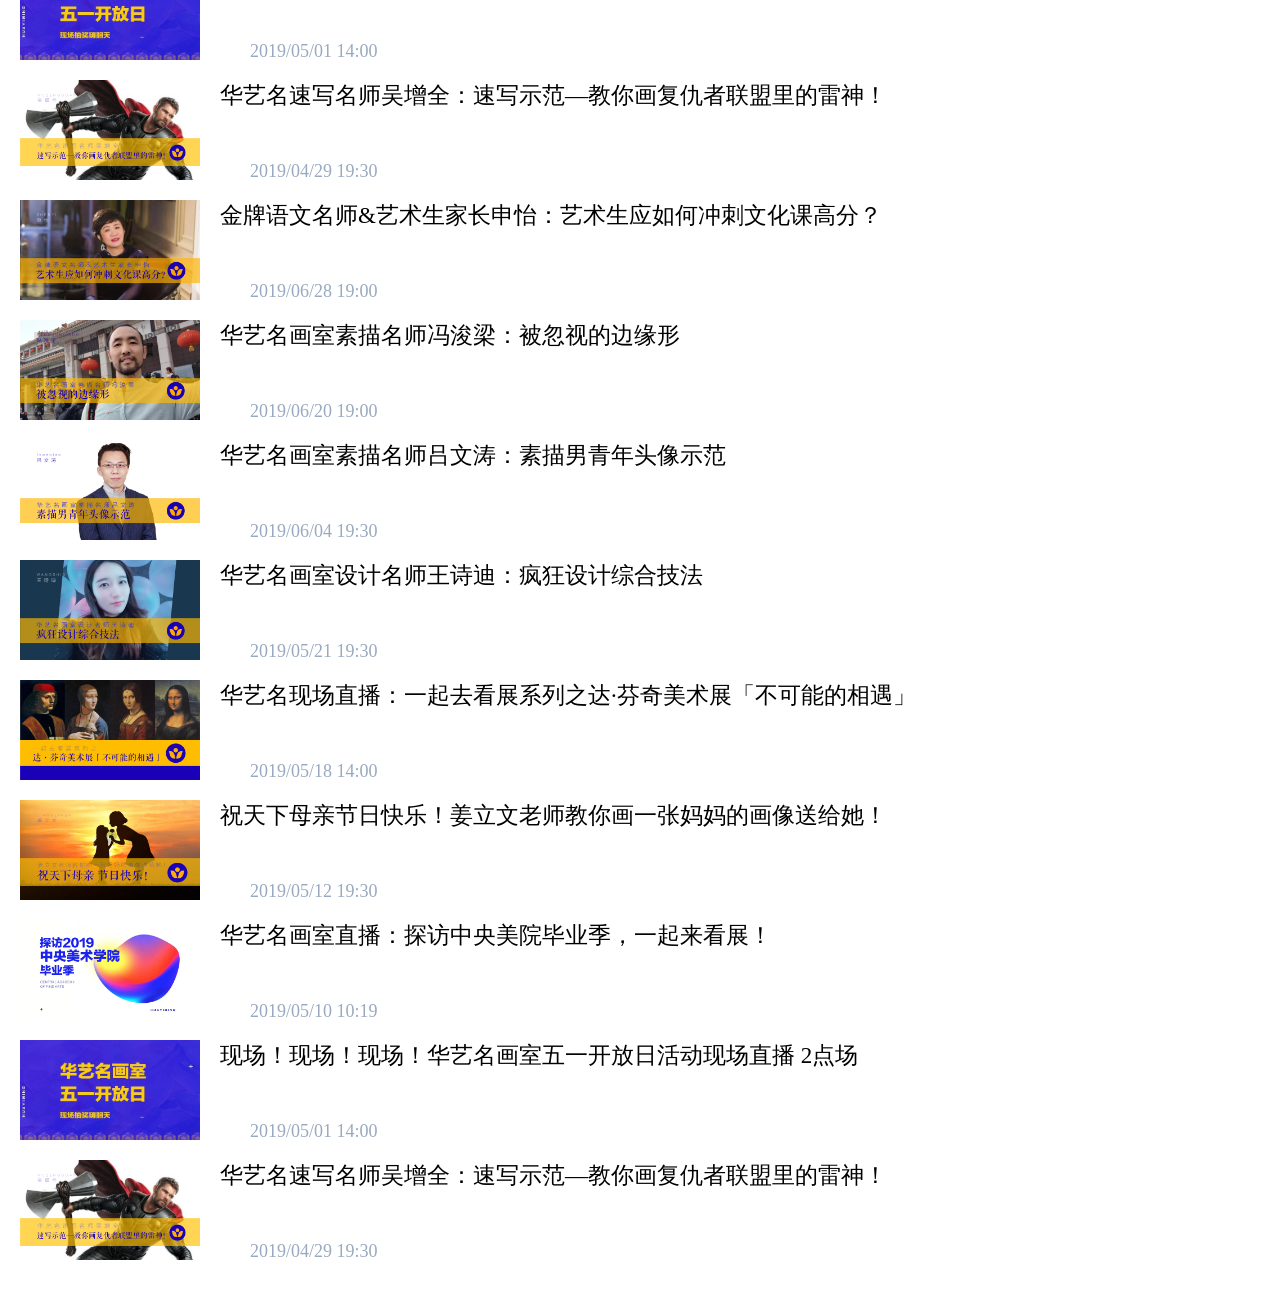
<file: zhibo.html>
<!DOCTYPE html>
<html lang="en">
<head>
    <meta charset="UTF-8">
    <meta name="viewport" content="width=device-width, initial-scale=1">
    <meta http-equiv="X-UA-Compatible" content="ie=edge">
    <title>北京华艺名画室</title>
    <link rel="stylesheet" href="css/zhibo.css">
</head>
<body>
    <div class="container">
       <div class="bg">
        <div class="d1">
        <div class="tb">
            <img src="img/img/zhu.jpg" class="row zi">
            <p class="tg">北京华艺名画室</p>
        </div>
        <div class="jian">+关注</div>
        </div>
       </div>
       <div class="nr"></div>
        <ul>
          <li>
            <a href="">
                <img src="img/img/zhibo1.jpg" class="row">
              <div class="xx1">
                <p class="xx2">金牌语文名师&艺术生家长申怡：艺术生应如何冲刺文化课高分？</p>
                <span class="sj">2019/06/28 19:00</span>
              </div>
            </a>
          </li>
          <li>
            <a href="">
                <img src="img/img/zhibo2.jpg" class="row">
              <div class="xx1">
                <p class="xx2">华艺名画室素描名师冯浚梁：被忽视的边缘形 </p>
                <span class="sj">2019/06/20 19:00</span>
              </div>
            </a>
          </li>
          <li>
            <a href="">
                <img src="img/img/zhibo3.jpg" class="row">
              <div class="xx1">
                <p class="xx2">华艺名画室素描名师吕文涛：素描男青年头像示范 </p>
                <span class="sj">2019/06/04 19:30</span>
              </div>
            </a>
          </li>
          <li>
            <a href="">
                <img src="img/img/zhibo4.jpg" class="row">
              <div class="xx1">
                <p class="xx2">华艺名画室设计名师王诗迪：疯狂设计综合技法 </p>
                <span class="sj">2019/05/21 19:30</span>
              </div>
            </a>
          </li>
          <li>
            <a href="">
                <img src="img/img/zhibo5.jpg" class="row">
              <div class="xx1">
                <p class="xx2">华艺名现场直播：一起去看展系列之达·芬奇美术展「不可能的相遇」 </p>
                <span class="sj">2019/05/18 14:00</span>
              </div>
            </a>
          </li>
          <li>
            <a href="">
                <img src="img/img/zhibo6.jpg" class="row">
              <div class="xx1">
                <p class="xx2">祝天下母亲节日快乐！姜立文老师教你画一张妈妈的画像送给她！ </p>
                <span class="sj">2019/05/12 19:30</span>
              </div>
            </a>
          </li>
          <li>
            <a href="">
                <img src="img/img/zhibo7.jpg" class="row">
              <div class="xx1">
                <p class="xx2">华艺名画室直播：探访中央美院毕业季，一起来看展！ </p>
                <span class="sj">2019/05/10 10:19</span>
              </div>
            </a>
          </li>
          <li>
            <a href="">
                <img src="img/img/zhibo8.jpg" class="row">
              <div class="xx1">
                <p class="xx2">现场！现场！现场！华艺名画室五一开放日活动现场直播 2点场 </p>
                <span class="sj">2019/05/01 14:00</span>
              </div>
            </a>
          </li>
          <li>
            <a href="">
                <img src="img/img/zhibo9.jpg" class="row">
              <div class="xx1">
                <p class="xx2">华艺名速写名师吴增全：速写示范—教你画复仇者联盟里的雷神！ </p>
                <span class="sj">2019/04/29 19:30</span>
              </div>
            </a>
          </li>
          <li>
            <a href="">
                <img src="img/img/zhibo1.jpg" class="row">
              <div class="xx1">
                <p class="xx2">金牌语文名师&艺术生家长申怡：艺术生应如何冲刺文化课高分？</p>
                <span class="sj">2019/06/28 19:00</span>
              </div>
            </a>
          </li>
          <li>
            <a href="">
                <img src="img/img/zhibo2.jpg" class="row">
              <div class="xx1">
                <p class="xx2">华艺名画室素描名师冯浚梁：被忽视的边缘形 </p>
                <span class="sj">2019/06/20 19:00</span>
              </div>
            </a>
          </li>
          <li>
            <a href="">
                <img src="img/img/zhibo3.jpg" class="row">
              <div class="xx1">
                <p class="xx2">华艺名画室素描名师吕文涛：素描男青年头像示范 </p>
                <span class="sj">2019/06/04 19:30</span>
              </div>
            </a>
          </li>
          <li>
            <a href="">
                <img src="img/img/zhibo4.jpg" class="row">
              <div class="xx1">
                <p class="xx2">华艺名画室设计名师王诗迪：疯狂设计综合技法 </p>
                <span class="sj">2019/05/21 19:30</span>
              </div>
            </a>
          </li>
          <li>
            <a href="">
                <img src="img/img/zhibo5.jpg" class="row">
              <div class="xx1">
                <p class="xx2">华艺名现场直播：一起去看展系列之达·芬奇美术展「不可能的相遇」 </p>
                <span class="sj">2019/05/18 14:00</span>
              </div>
            </a>
          </li>
          <li>
            <a href="">
                <img src="img/img/zhibo6.jpg" class="row">
              <div class="xx1">
                <p class="xx2">祝天下母亲节日快乐！姜立文老师教你画一张妈妈的画像送给她！ </p>
                <span class="sj">2019/05/12 19:30</span>
              </div>
            </a>
          </li>
          <li>
            <a href="">
                <img src="img/img/zhibo7.jpg" class="row">
              <div class="xx1">
                <p class="xx2">华艺名画室直播：探访中央美院毕业季，一起来看展！ </p>
                <span class="sj">2019/05/10 10:19</span>
              </div>
            </a>
          </li>
          <li>
            <a href="">
                <img src="img/img/zhibo8.jpg" class="row">
              <div class="xx1">
                <p class="xx2">现场！现场！现场！华艺名画室五一开放日活动现场直播 2点场 </p>
                <span class="sj">2019/05/01 14:00</span>
              </div>
            </a>
          </li>
          <li>
            <a href="">
                <img src="img/img/zhibo9.jpg" class="row">
              <div class="xx1">
                <p class="xx2">华艺名速写名师吴增全：速写示范—教你画复仇者联盟里的雷神！ </p>
                <span class="sj">2019/04/29 19:30</span>
              </div>
            </a>
          </li>
          <li>
            <a href="">
                <img src="img/img/zhibo1.jpg" class="row">
              <div class="xx1">
                <p class="xx2">金牌语文名师&艺术生家长申怡：艺术生应如何冲刺文化课高分？</p>
                <span class="sj">2019/06/28 19:00</span>
              </div>
            </a>
          </li>
          <li>
            <a href="">
                <img src="img/img/zhibo2.jpg" class="row">
              <div class="xx1">
                <p class="xx2">华艺名画室素描名师冯浚梁：被忽视的边缘形 </p>
                <span class="sj">2019/06/20 19:00</span>
              </div>
            </a>
          </li>
          <li>
            <a href="">
                <img src="img/img/zhibo3.jpg" class="row">
              <div class="xx1">
                <p class="xx2">华艺名画室素描名师吕文涛：素描男青年头像示范 </p>
                <span class="sj">2019/06/04 19:30</span>
              </div>
            </a>
          </li>
          <li>
            <a href="">
                <img src="img/img/zhibo4.jpg" class="row">
              <div class="xx1">
                <p class="xx2">华艺名画室设计名师王诗迪：疯狂设计综合技法 </p>
                <span class="sj">2019/05/21 19:30</span>
              </div>
            </a>
          </li>
          <li>
            <a href="">
                <img src="img/img/zhibo5.jpg" class="row">
              <div class="xx1">
                <p class="xx2">华艺名现场直播：一起去看展系列之达·芬奇美术展「不可能的相遇」 </p>
                <span class="sj">2019/05/18 14:00</span>
              </div>
            </a>
          </li>
          <li>
            <a href="">
                <img src="img/img/zhibo6.jpg" class="row">
              <div class="xx1">
                <p class="xx2">祝天下母亲节日快乐！姜立文老师教你画一张妈妈的画像送给她！ </p>
                <span class="sj">2019/05/12 19:30</span>
              </div>
            </a>
          </li>
          <li>
            <a href="">
                <img src="img/img/zhibo7.jpg" class="row">
              <div class="xx1">
                <p class="xx2">华艺名画室直播：探访中央美院毕业季，一起来看展！ </p>
                <span class="sj">2019/05/10 10:19</span>
              </div>
            </a>
          </li>
          <li>
            <a href="">
                <img src="img/img/zhibo8.jpg" class="row">
              <div class="xx1">
                <p class="xx2">现场！现场！现场！华艺名画室五一开放日活动现场直播 2点场 </p>
                <span class="sj">2019/05/01 14:00</span>
              </div>
            </a>
          </li>
          <li>
            <a href="">
                <img src="img/img/zhibo9.jpg" class="row">
              <div class="xx1">
                <p class="xx2">华艺名速写名师吴增全：速写示范—教你画复仇者联盟里的雷神！ </p>
                <span class="sj">2019/04/29 19:30</span>
              </div>
            </a>
          </li>
          <li>
            <a href="">
                <img src="img/img/zhibo1.jpg" class="row">
              <div class="xx1">
                <p class="xx2">金牌语文名师&艺术生家长申怡：艺术生应如何冲刺文化课高分？</p>
                <span class="sj">2019/06/28 19:00</span>
              </div>
            </a>
          </li>
          <li>
            <a href="">
                <img src="img/img/zhibo2.jpg" class="row">
              <div class="xx1">
                <p class="xx2">华艺名画室素描名师冯浚梁：被忽视的边缘形 </p>
                <span class="sj">2019/06/20 19:00</span>
              </div>
            </a>
          </li>
          <li>
            <a href="">
                <img src="img/img/zhibo3.jpg" class="row">
              <div class="xx1">
                <p class="xx2">华艺名画室素描名师吕文涛：素描男青年头像示范 </p>
                <span class="sj">2019/06/04 19:30</span>
              </div>
            </a>
          </li>
          <li>
            <a href="">
                <img src="img/img/zhibo4.jpg" class="row">
              <div class="xx1">
                <p class="xx2">华艺名画室设计名师王诗迪：疯狂设计综合技法 </p>
                <span class="sj">2019/05/21 19:30</span>
              </div>
            </a>
          </li>
          <li>
            <a href="">
                <img src="img/img/zhibo5.jpg" class="row">
              <div class="xx1">
                <p class="xx2">华艺名现场直播：一起去看展系列之达·芬奇美术展「不可能的相遇」 </p>
                <span class="sj">2019/05/18 14:00</span>
              </div>
            </a>
          </li>
          <li>
            <a href="">
                <img src="img/img/zhibo6.jpg" class="row">
              <div class="xx1">
                <p class="xx2">祝天下母亲节日快乐！姜立文老师教你画一张妈妈的画像送给她！ </p>
                <span class="sj">2019/05/12 19:30</span>
              </div>
            </a>
          </li>
          <li>
            <a href="">
                <img src="img/img/zhibo7.jpg" class="row">
              <div class="xx1">
                <p class="xx2">华艺名画室直播：探访中央美院毕业季，一起来看展！ </p>
                <span class="sj">2019/05/10 10:19</span>
              </div>
            </a>
          </li>
          <li>
            <a href="">
                <img src="img/img/zhibo8.jpg" class="row">
              <div class="xx1">
                <p class="xx2">现场！现场！现场！华艺名画室五一开放日活动现场直播 2点场 </p>
                <span class="sj">2019/05/01 14:00</span>
              </div>
            </a>
          </li>
          <li>
            <a href="">
                <img src="img/img/zhibo9.jpg" class="row">
              <div class="xx1">
                <p class="xx2">华艺名速写名师吴增全：速写示范—教你画复仇者联盟里的雷神！ </p>
                <span class="sj">2019/04/29 19:30</span>
              </div>
            </a>
          </li>
        </ul>
    </div>
</body>
</html>
</file>
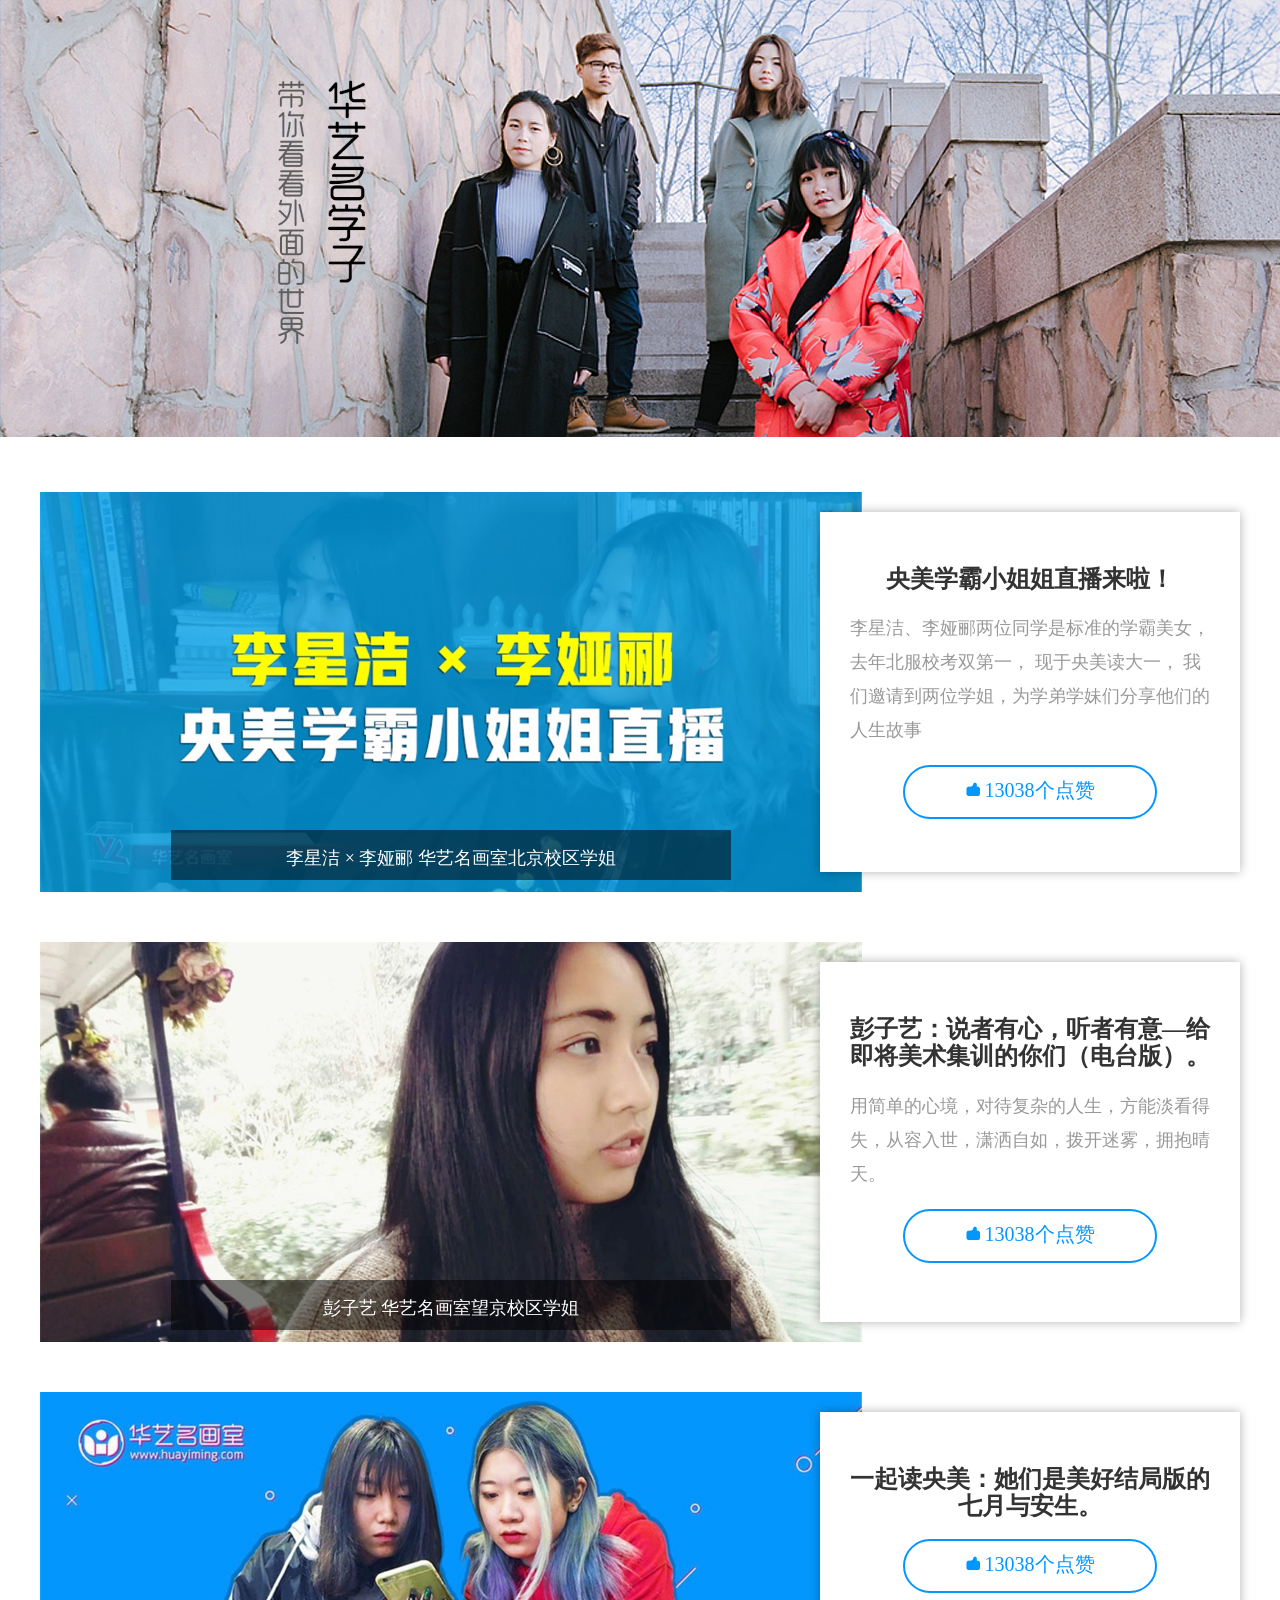
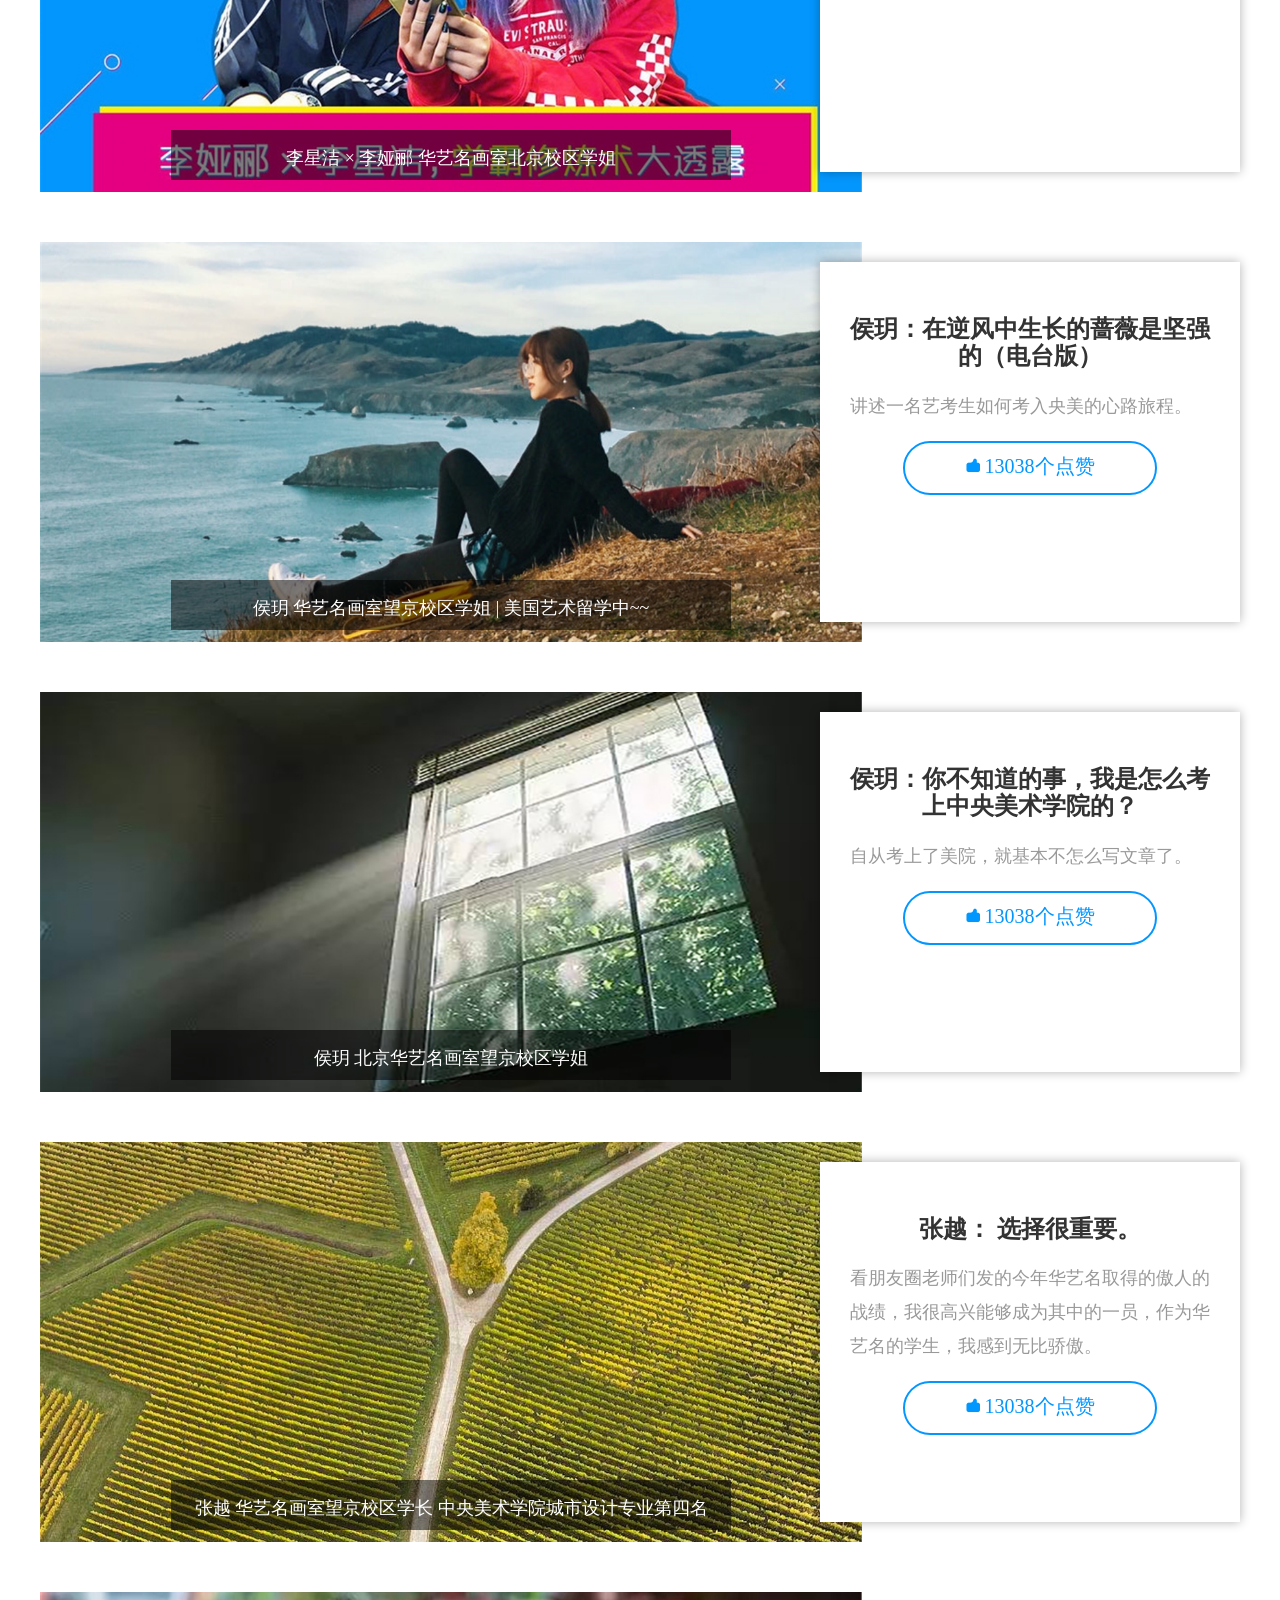
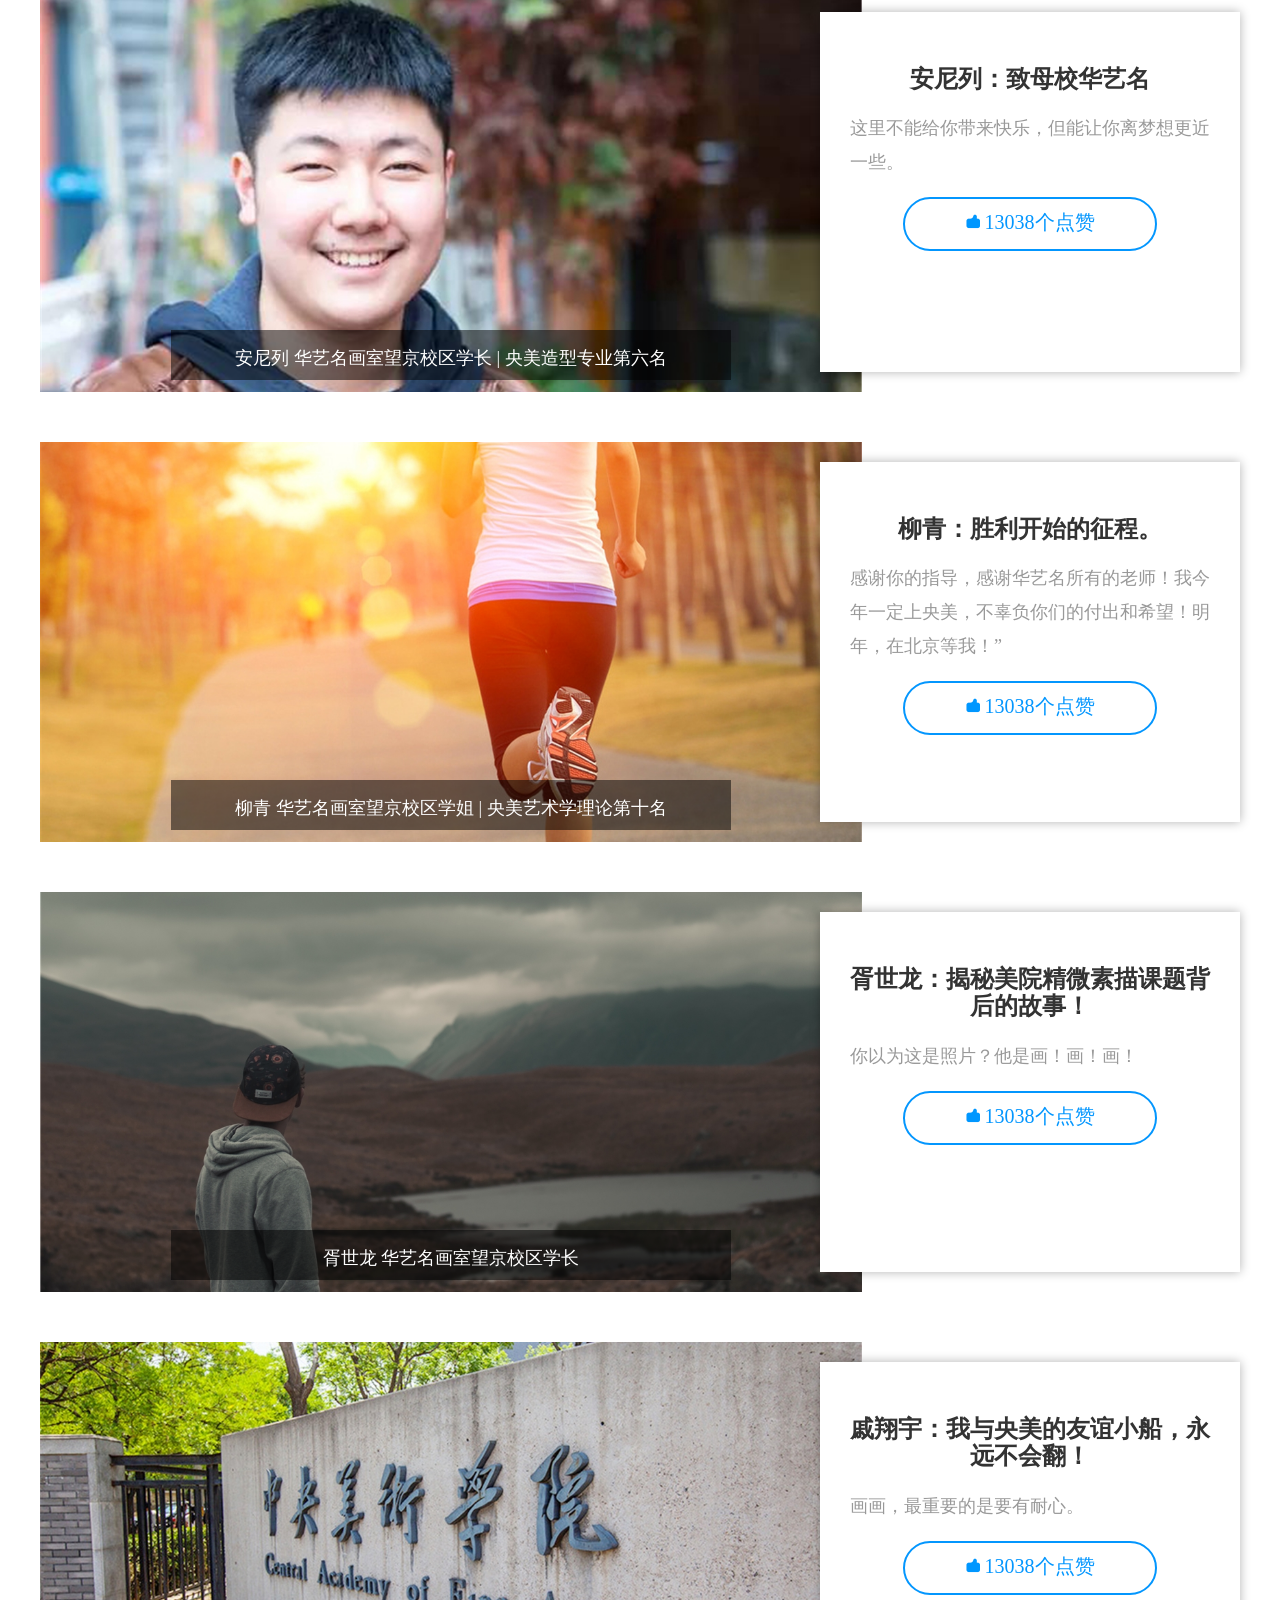
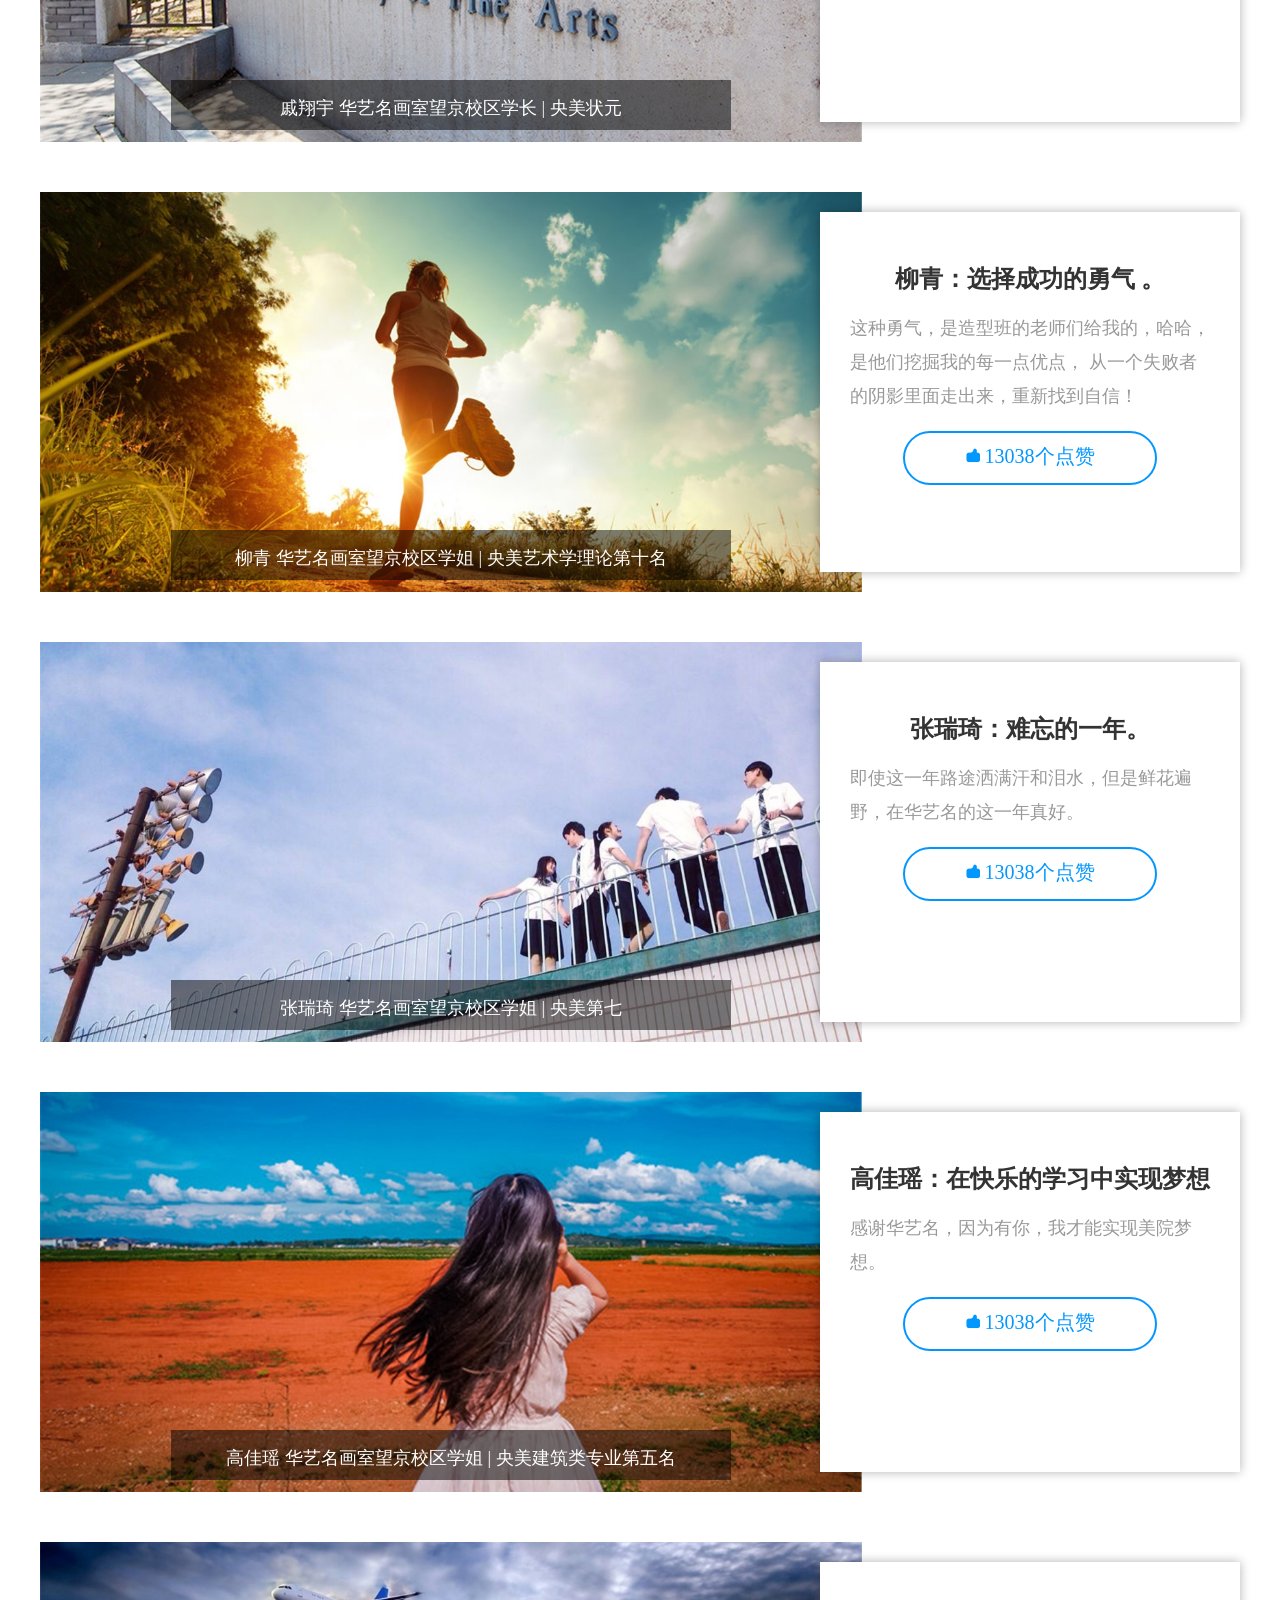
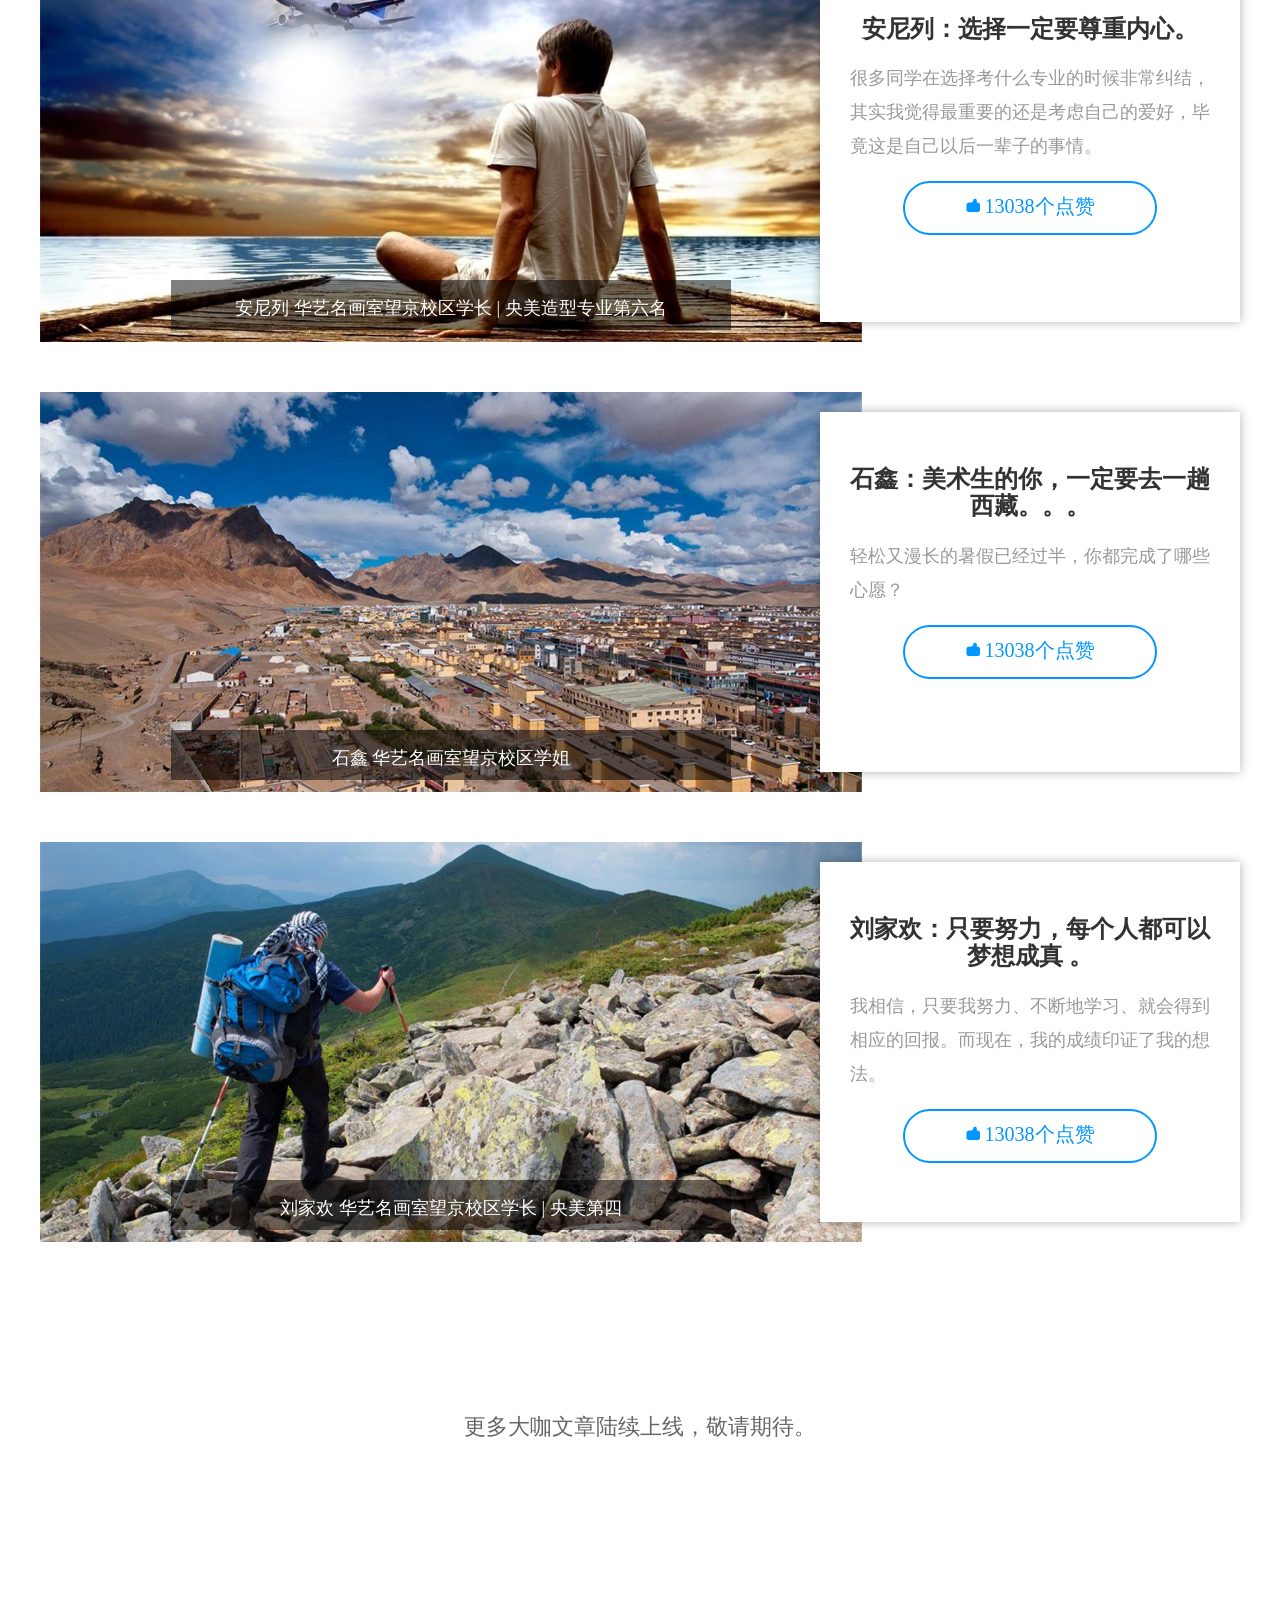
<file: LSY/header5.html>
<!DOCTYPE html>
<html lang="en">

<head>
    <meta charset="UTF-8">
    <meta name="viewport" content="width=device-width, initial-scale=1.0, maximum-scale=1.0, user-scalable=0,minimal-ui:ios">
    <title>Document</title>

    <link rel="stylesheet" href="css/normalize_zh.css">
    <link rel="stylesheet" href="css/ys.css">
    <style>

    </style>
</head>

<body>
    <!-- 第一张大图 -->
    <div style="margin-bottom:50px;">

        <img class="image" src="../img/XJXZ/xzbanner.jpg" alt="华艺名画室">
    </div>
    <!-- 2 -->
    <div class="rel ">
        <div class="left">
            <img class="image2" src="../img/XJXZ/L20.jpg" alt="">
            <div class="wz3" ">
                    <p>李星洁 × 李娅郦 华艺名画室北京校区学姐 </p>
                </div>
            </div>
            <div class="right ys ">
                <h3 class="wz1 ">央美学霸小姐姐直播来啦！</h3>
                <p class="wz2 ">
                    李星洁、李娅郦两位同学是标准的学霸美女， 去年北服校考双第一， 现于央美读大一， 我们邀请到两位学姐，为学弟学妹们分享他们的人生故事
                </p>
                <div class="dz ">
                    <i><img src="../img/XJXZ/zan.png " alt=" "></i>
                    13038个点赞
                </div>
                

             </div>
       </div>
       <!-- 3 -->
       <div class="rel ">
            <div class="left ">
                <img class="image2 "  src="../img/XJXZ/L16.jpg " alt=" ">
                <div class="wz3 "">
                <p>彭子艺 华艺名画室望京校区学姐 </p>
            </div>
        </div>
        <div class="right ys ">
            <h3 class="wz1">彭子艺：说者有心，听者有意—给即将美术集训的你们（电台版）。</h3>
            <p class="wz2">
                用简单的心境，对待复杂的人生，方能淡看得失，从容入世，潇洒自如，拨开迷雾，拥抱晴天。
            </p>
            <div class="dz">
                <i><img src="../img/XJXZ/zan.png" alt=""></i> 13038个点赞
            </div>


        </div>
    </div>
    <div class="rel">
        <div class="left">
            <img class="image2" src="../img/XJXZ/L19.jpg" alt="">
            <div class="wz3" ">
                    <p>李星洁 × 李娅郦 华艺名画室北京校区学姐 </p>
                </div>
            </div>
            <div class="right ys ">
                <h3 class="wz1 ">一起读央美：她们是美好结局版的七月与安生。 </h3>
                <p class="wz2 ">
                    
                </p>
                <div class="dz ">
                    <i><img src="../img/XJXZ/zan.png " alt=" "></i>
                    13038个点赞
                </div>
                

             </div>
       </div>
       <div class="rel ">
            <div class="left ">
                <img class="image2 "  src="../img/XJXZ/L15.jpg " alt=" ">
                <div class="wz3 "">
                <p>侯玥 华艺名画室望京校区学姐 | 美国艺术留学中~~ </p>
            </div>
        </div>
        <div class="right ys ">
            <h3 class="wz1">侯玥：在逆风中生长的蔷薇是坚强的（电台版）</h3>
            <p class="wz2">
                讲述一名艺考生如何考入央美的心路旅程。
            </p>
            <div class="dz">
                <i><img src="../img/XJXZ/zan.png" alt=""></i> 13038个点赞
            </div>


        </div>
    </div>
    <div class="rel">
        <div class="left">
            <img class="image2" src="../img/XJXZ/L17.jpg" alt="">
            <div class="wz3" ">
                    <p>侯玥  北京华艺名画室望京校区学姐 </p>
                </div>
            </div>
            <div class="right ys ">
                <h3 class="wz1 ">侯玥：你不知道的事，我是怎么考上中央美术学院的？</h3>
                <p class="wz2 ">
                    自从考上了美院，就基本不怎么写文章了。
                </p>
                <div class="dz ">
                    <i><img src="../img/XJXZ/zan.png " alt=" "></i>
                    13038个点赞
                </div>
                

             </div>
       </div>
       <div class="rel ">
            <div class="left ">
                <img class="image2 "  src="../img/XJXZ/L14.jpg " alt=" ">
                <div class="wz3 "">
                <p>张越 华艺名画室望京校区学长 中央美术学院城市设计专业第四名</p>
            </div>
        </div>
        <div class="right ys ">
            <h3 class="wz1">张越： 选择很重要。</h3>
            <p class="wz2">
                看朋友圈老师们发的今年华艺名取得的傲人的战绩，我很高兴能够成为其中的一员，作为华艺名的学生，我感到无比骄傲。
            </p>
            <div class="dz">
                <i><img src="../img/XJXZ/zan.png" alt=""></i> 13038个点赞
            </div>


        </div>
    </div>
    <div class="rel">
        <div class="left">
            <img class="image2" src="../img/XJXZ/L1.jpg" alt="">
            <div class="wz3" ">
                    <p>安尼列  华艺名画室望京校区学长  |  央美造型专业第六名 </p>
                </div>
            </div>
            <div class="right ys ">
                <h3 class="wz1 ">安尼列：致母校华艺名</h3>
                <p class="wz2 ">
                    这里不能给你带来快乐，但能让你离梦想更近一些。
                </p>
                <div class="dz ">
                    <i><img src="../img/XJXZ/zan.png " alt=" "></i>
                    13038个点赞
                </div>
                

             </div>
       </div>
       <div class="rel ">
            <div class="left ">
                <img class="image2 "  src="../img/XJXZ/L4.jpg " alt=" ">
                <div class="wz3 "">
                <p>柳青 华艺名画室望京校区学姐 | 央美艺术学理论第十名</p>
            </div>
        </div>
        <div class="right ys ">
            <h3 class="wz1">柳青：胜利开始的征程。</h3>
            <p class="wz2">
                感谢你的指导，感谢华艺名所有的老师！我今年一定上央美，不辜负你们的付出和希望！明年，在北京等我！”
            </p>
            <div class="dz">
                <i><img src="../img/XJXZ/zan.png" alt=""></i> 13038个点赞
            </div>


        </div>
    </div>
    <div class="rel">
        <div class="left">
            <img class="image2" src="../img/XJXZ/L11.jpg" alt="">
            <div class="wz3" ">
                    <p>胥世龙  华艺名画室望京校区学长</p>
                </div>
            </div>
            <div class="right ys ">
                <h3 class="wz1 ">胥世龙：揭秘美院精微素描课题背后的故事！</h3>
                <p class="wz2 ">
                    你以为这是照片？他是画！画！画！
                </p>
                <div class="dz ">
                    <i><img src="../img/XJXZ/zan.png " alt=" "></i>
                    13038个点赞
                </div>
                

             </div>
       </div>
       <div class="rel " style="margin-bottom: 0 ">
            <div class="left ">
                <img class="image2 "  src="../img/XJXZ/L2.jpg " alt=" ">
                <div class="wz3 "">
                <p>戚翔宇 华艺名画室望京校区学长 | 央美状元</p>
            </div>
        </div>
        <div class="right ys ">
            <h3 class="wz1">戚翔宇：我与央美的友谊小船，永远不会翻！</h3>
            <p class="wz2">
                画画，最重要的是要有耐心。
            </p>
            <div class="dz">
                <i><img src="../img/XJXZ/zan.png" alt=""></i> 13038个点赞
            </div>
        </div>
    </div>

    <div class="rel " style="margin-bottom: 0 ">
        <div class="left ">
            <img class="image2 " src="../img/XJXZ/L7.jpg " alt=" ">
            <div class="wz3 " ">
            <p>柳青  华艺名画室望京校区学姐  |  央美艺术学理论第十名</p>
        </div>
    </div>
    <div class="right ys ">
        <h3 class="wz1 ">柳青：选择成功的勇气 。</h3>
        <p class="wz2 ">
            这种勇气，是造型班的老师们给我的，哈哈，是他们挖掘我的每一点优点，
            从一个失败者的阴影里面走出来，重新找到自信！
        </p>
        <div class="dz ">
            <i><img src="../img/XJXZ/zan.png " alt=" "></i> 13038个点赞
        </div>
    </div>
</div>

<div class="rel " style="margin-bottom: 0 ">
    <div class="left ">
        <img class="image2 " src="../img/XJXZ/L3.jpg " alt=" ">
        <div class="wz3 " ">
                <p>张瑞琦 华艺名画室望京校区学姐 | 央美第七</p>
            </div>
        </div>
        <div class="right ys ">
            <h3 class="wz1 ">张瑞琦：难忘的一年。</h3>
            <p class="wz2 ">
                即使这一年路途洒满汗和泪水，但是鲜花遍野，在华艺名的这一年真好。
            </p>
            <div class="dz ">
                <i><img src="../img/XJXZ/zan.png " alt=" "></i> 13038个点赞
            </div>
        </div>
    </div>

    <div class="rel " style="margin-bottom: 0 ">
        <div class="left ">
            <img class="image2 " src="../img/XJXZ/L8.jpg " alt=" ">
            <div class="wz3 " ">
                    <p>高佳瑶  华艺名画室望京校区学姐 | 央美建筑类专业第五名</p>
                </div>
            </div>
            <div class="right ys ">
                <h3 class="wz1 ">高佳瑶：在快乐的学习中实现梦想</h3>
                <p class="wz2 ">
                    感谢华艺名，因为有你，我才能实现美院梦想。
                </p>
                <div class="dz ">
                    <i><img src="../img/XJXZ/zan.png " alt=" "></i> 13038个点赞
                </div>
            </div>
        </div>

        <div class="rel " style="margin-bottom: 0 ">
            <div class="left ">
                <img class="image2 " src="../img/XJXZ/L9.jpg " alt=" ">
                <div class="wz3 " ">
                <p>安尼列 华艺名画室望京校区学长 | 央美造型专业第六名</p>
            </div>
        </div>
        <div class="right ys ">
            <h3 class="wz1 ">安尼列：选择一定要尊重内心。</h3>
            <p class="wz2 ">
                很多同学在选择考什么专业的时候非常纠结，其实我觉得最重要的还是考虑自己的爱好，毕竟这是自己以后一辈子的事情。
            </p>
            <div class="dz ">
                <i><img src="../img/XJXZ/zan.png " alt=" "></i> 13038个点赞
            </div>
        </div>
    </div>

    <div class="rel " style="margin-bottom: 0 ">
        <div class="left ">
            <img class="image2 " src="../img/XJXZ/L12.jpg " alt=" ">
            <div class="wz3 " ">
                    <p>石鑫  华艺名画室望京校区学姐</p>
                </div>
            </div>
            <div class="right ys ">
                <h3 class="wz1 ">石鑫：美术生的你，一定要去一趟西藏。。。</h3>
                <p class="wz2 ">
                    轻松又漫长的暑假已经过半，你都完成了哪些心愿？
                </p>
                <div class="dz ">
                    <i><img src="../img/XJXZ/zan.png " alt=" "></i> 13038个点赞
                </div>
            </div>
        </div>

        <div class="rel " style="margin-bottom: 0 ">
            <div class="left ">
                <img class="image2 " src="../img/XJXZ/L6.jpg " alt=" ">
                <div class="wz3 " ">
                <p>刘家欢 华艺名画室望京校区学长 | 央美第四</p>
            </div>
        </div>
        <div class="right ys ">
            <h3 class="wz1 ">刘家欢：只要努力，每个人都可以梦想成真 。</h3>
            <p class="wz2 ">
                我相信，只要我努力、不断地学习、就会得到相应的回报。而现在，我的成绩印证了我的想法。
            </p>
            <div class="dz ">
                <i><img src="../img/XJXZ/zan.png " alt=" "></i> 13038个点赞
            </div>
        </div>
    </div>

    <div>
        <p style="text-align: center; font-size: 22px; color: #666; padding:100px;padding-bottom:150px ">更多大咖文章陆续上线，敬请期待。</p>
    </div>






</body>

</html>
</file>
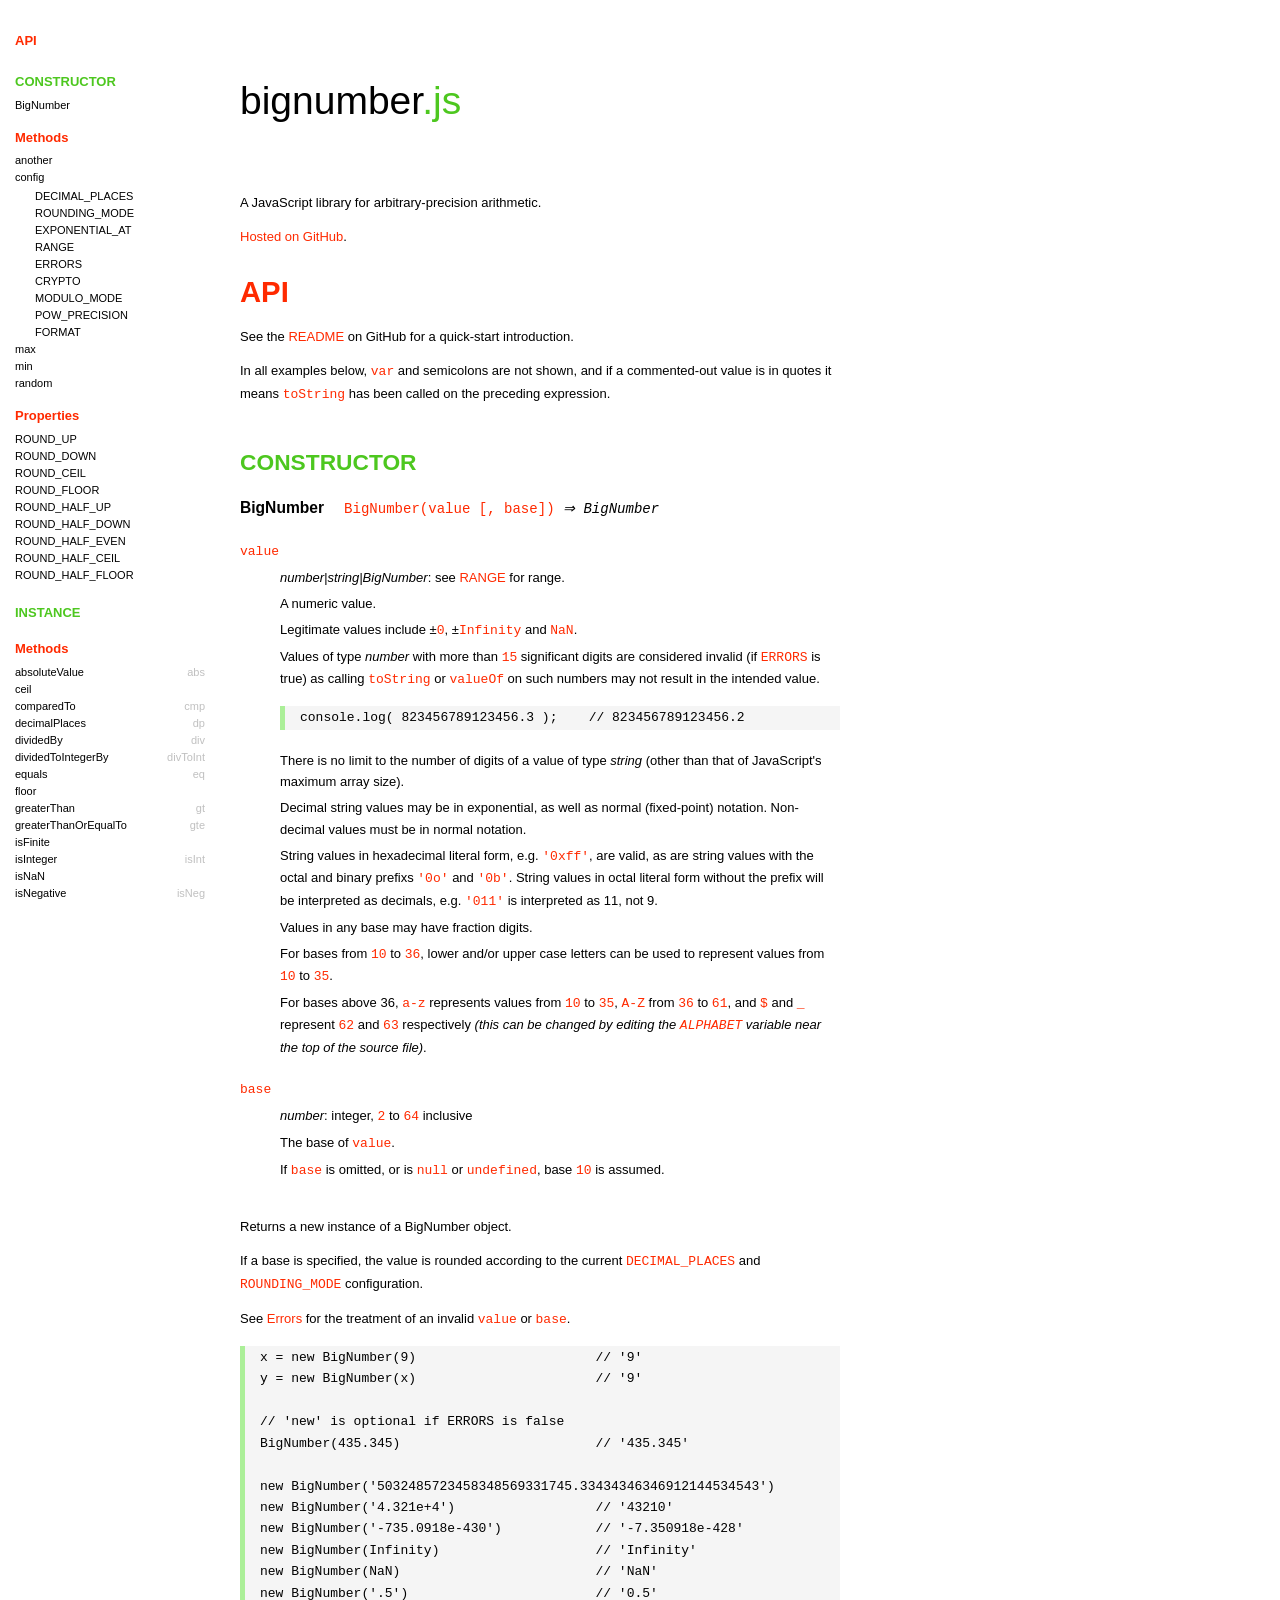
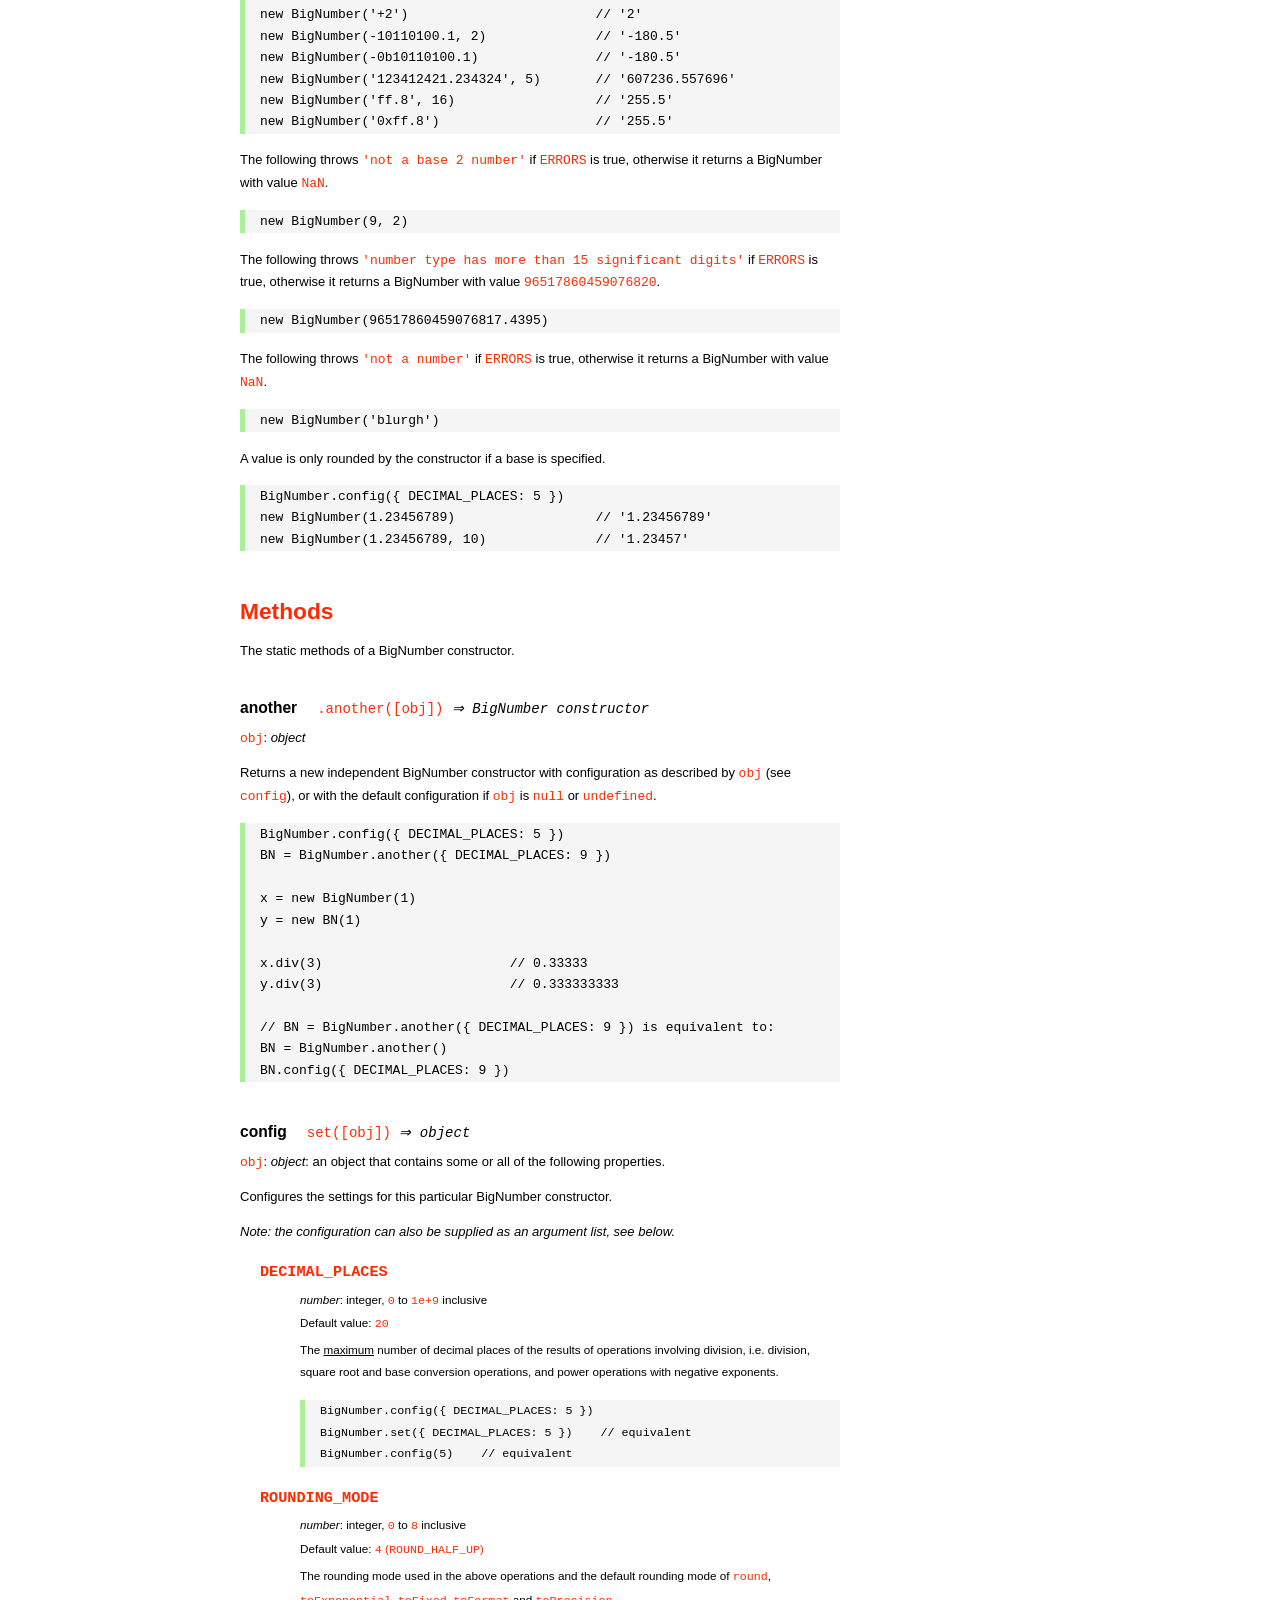
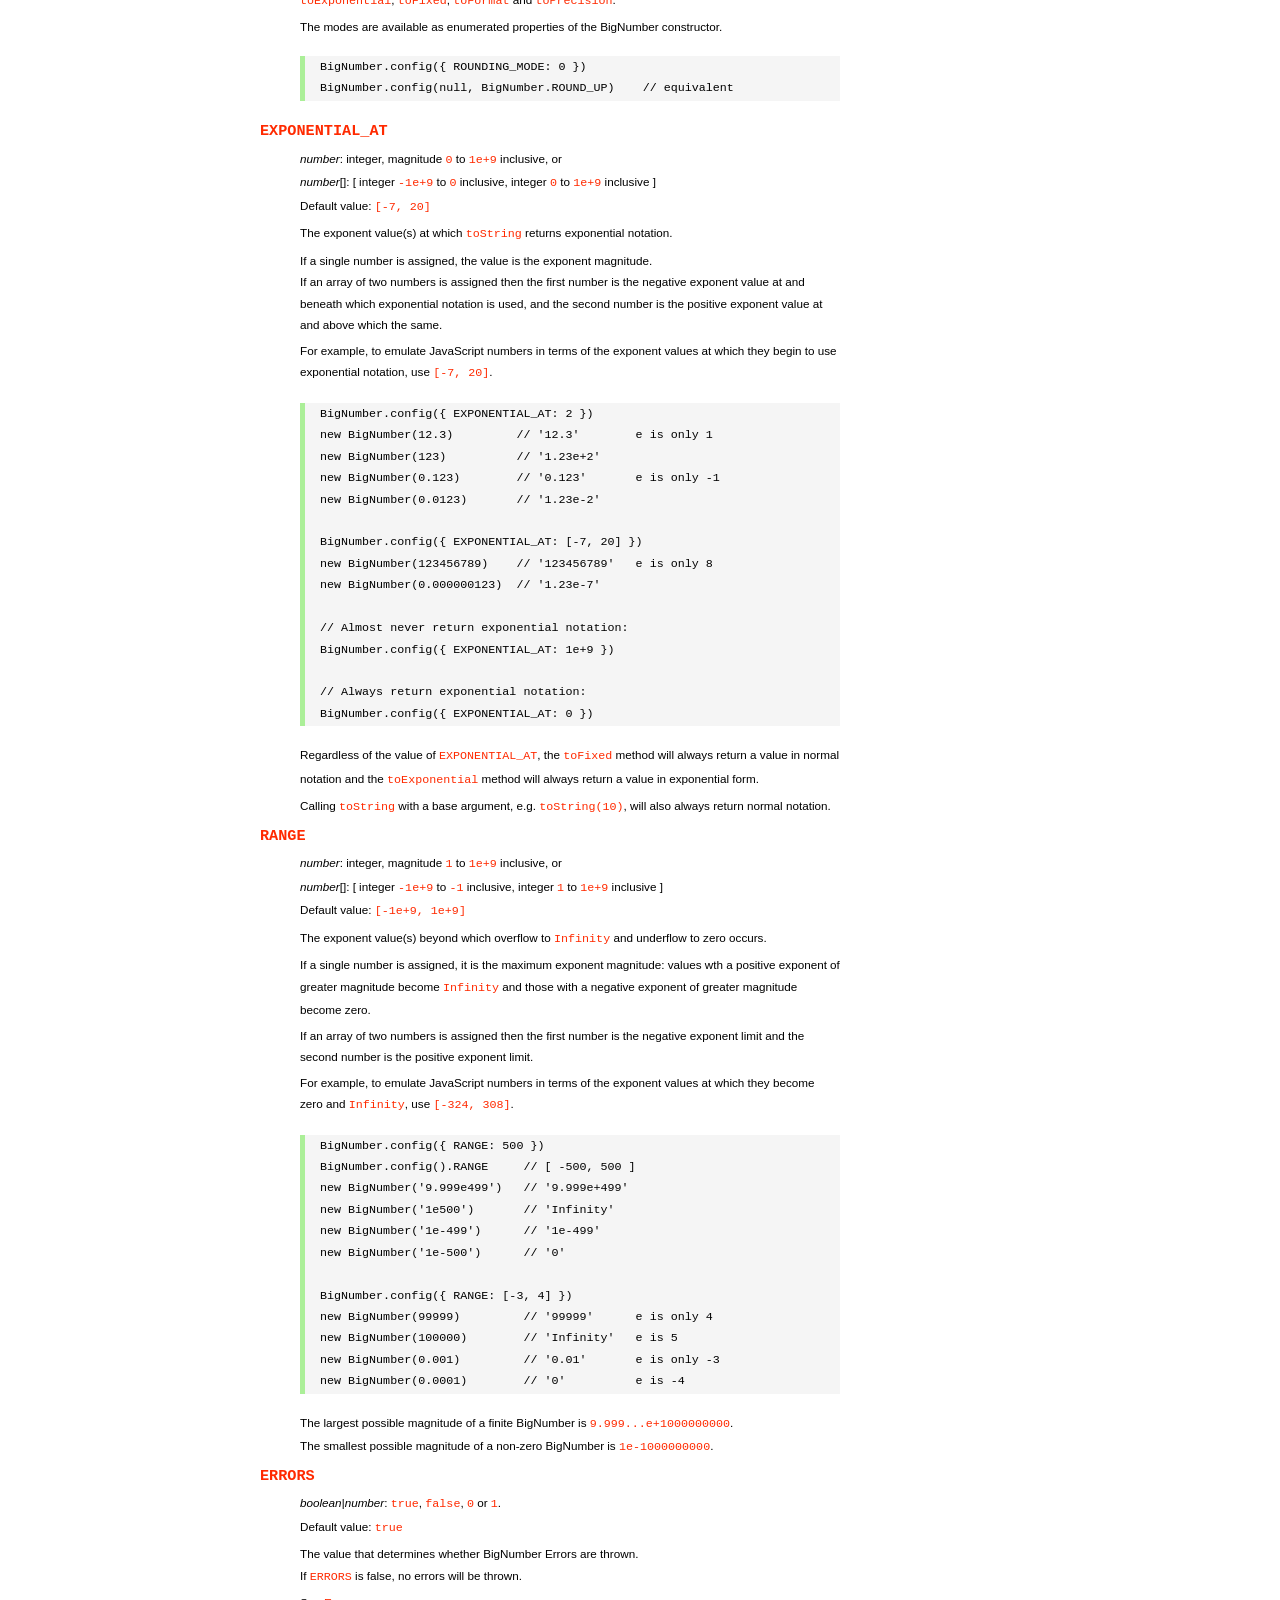
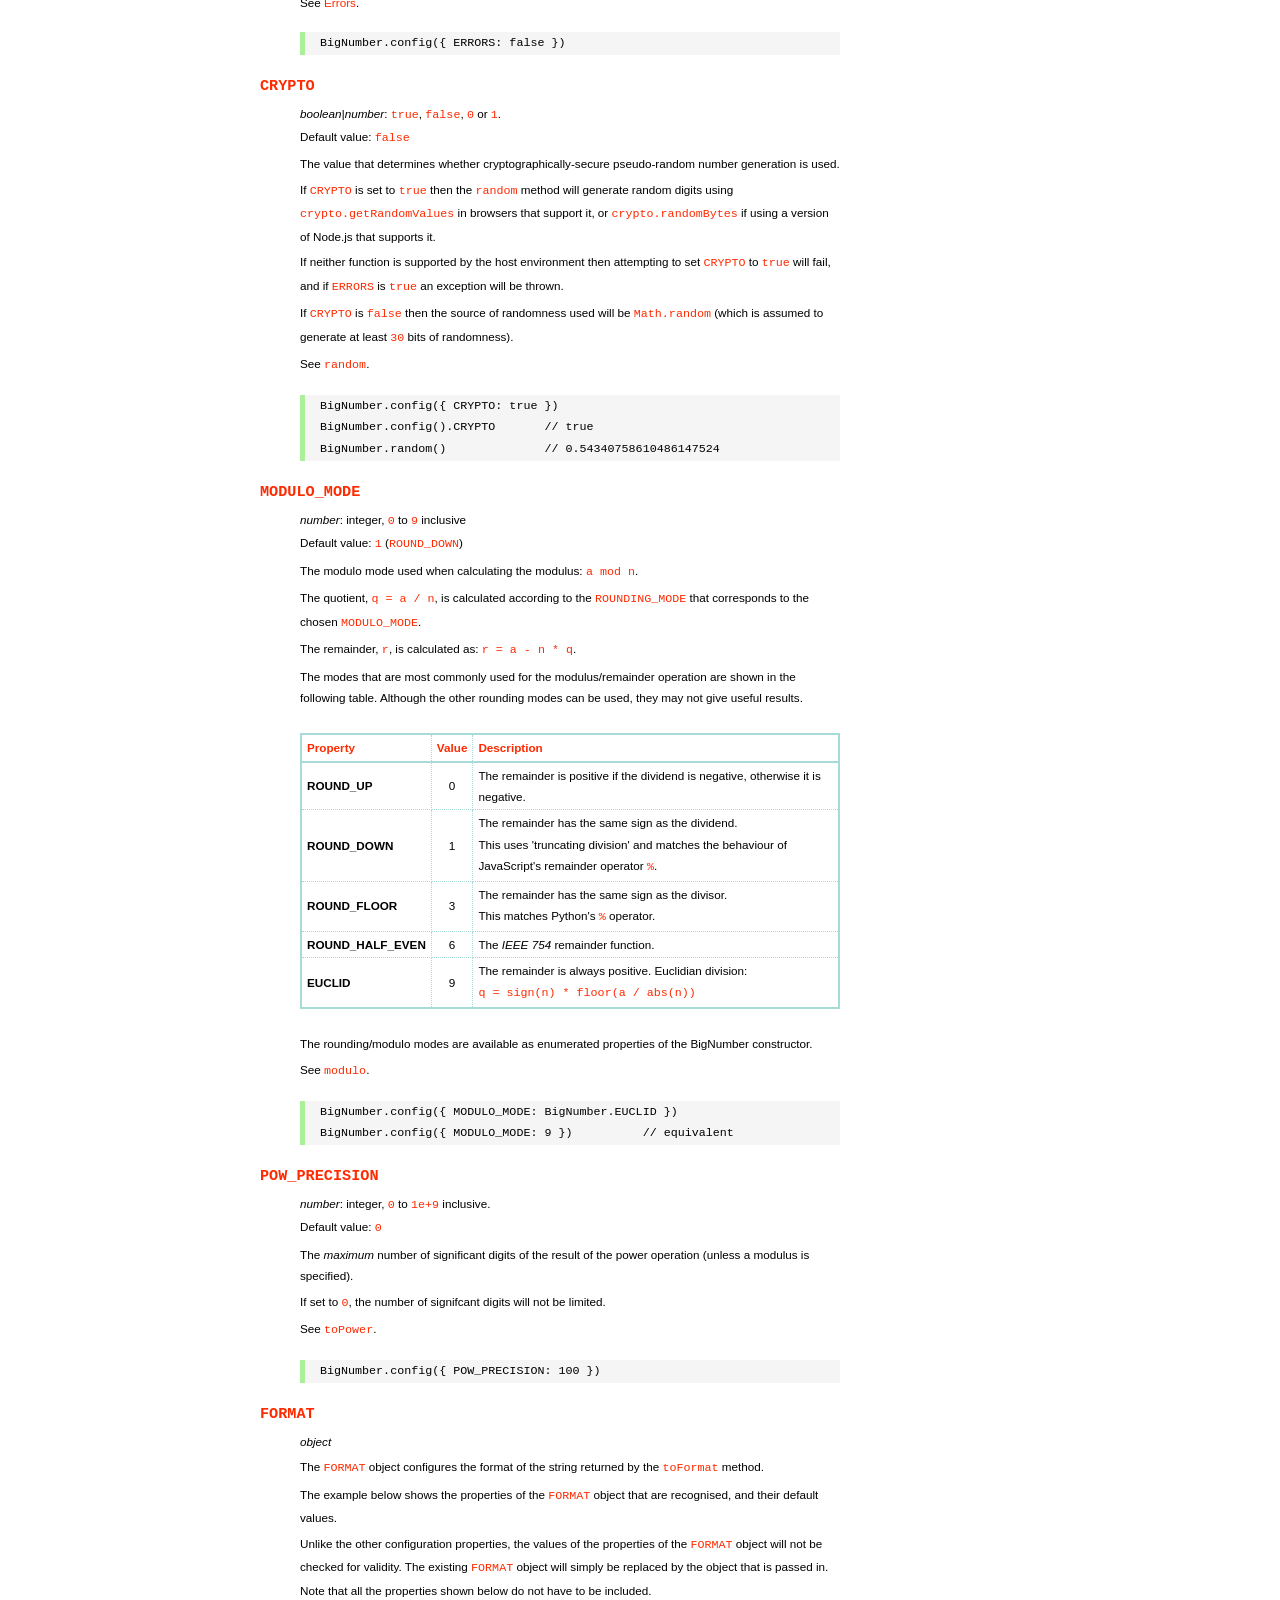
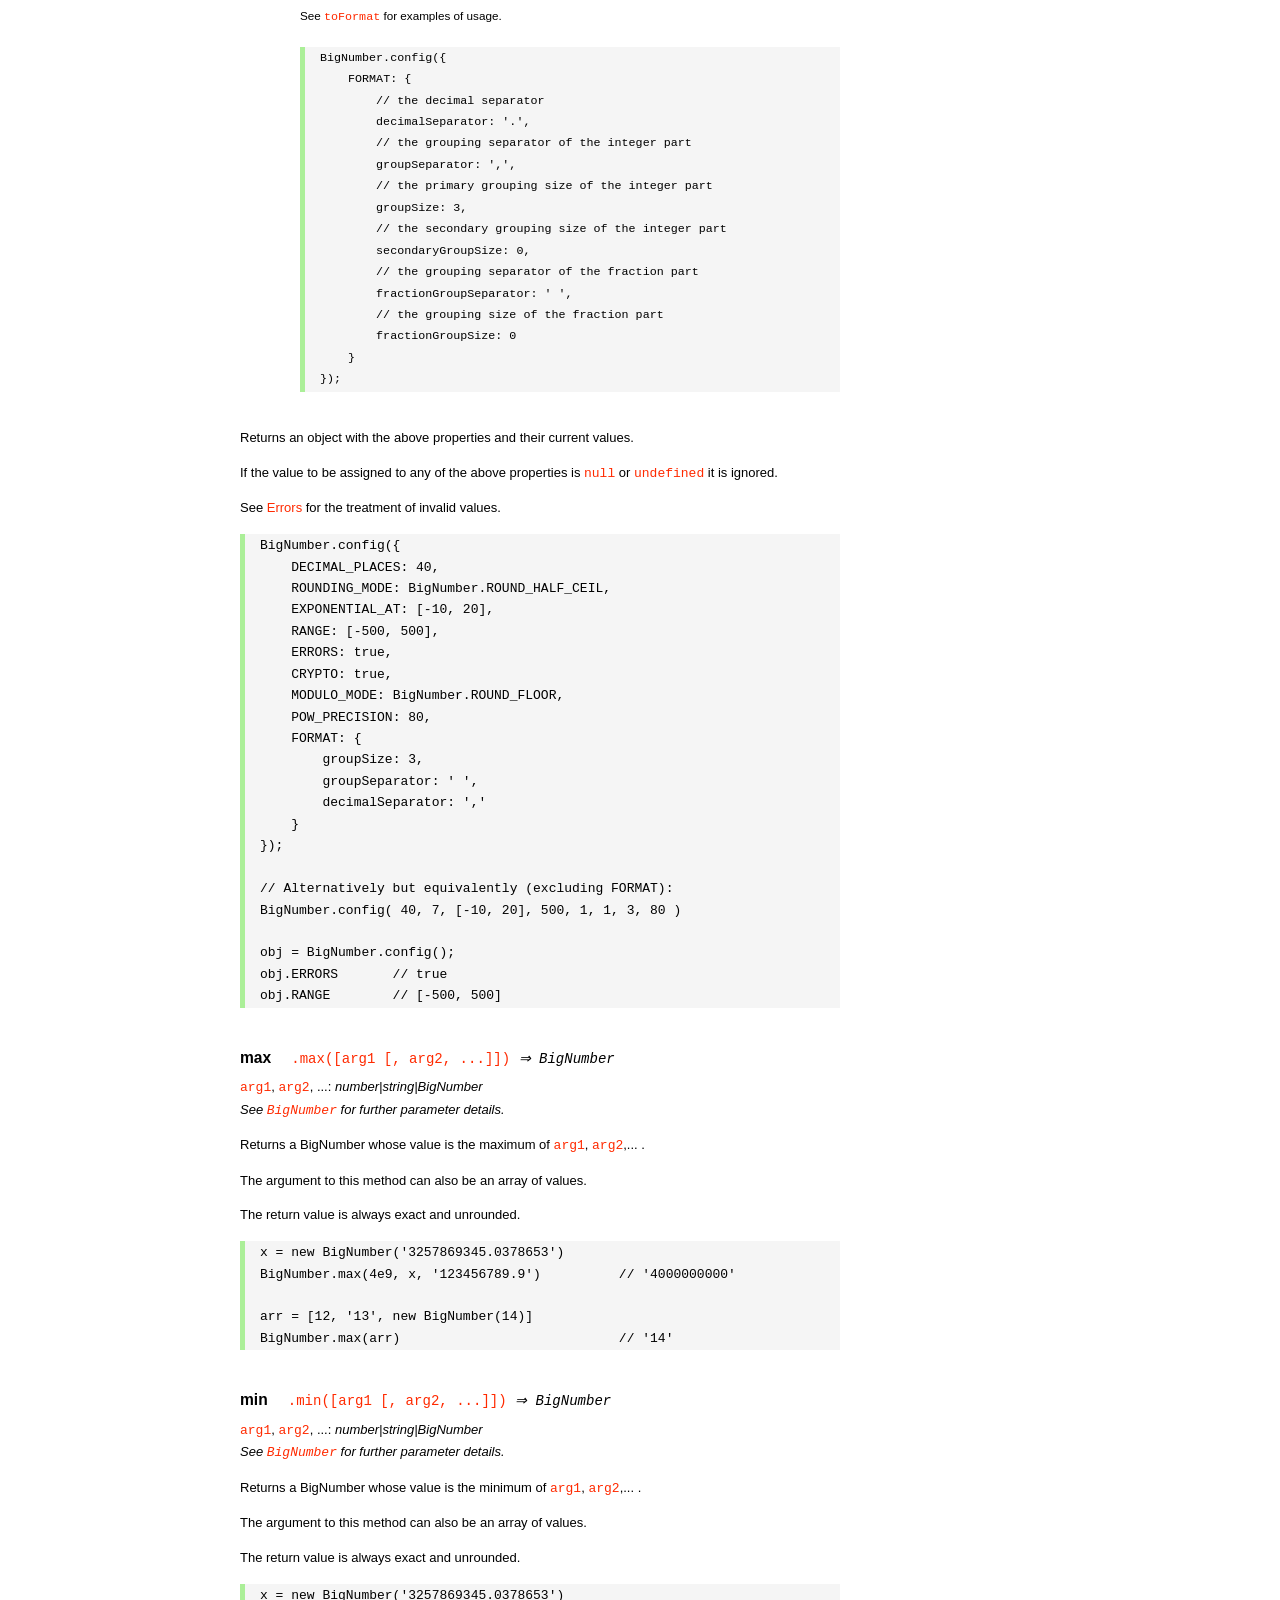
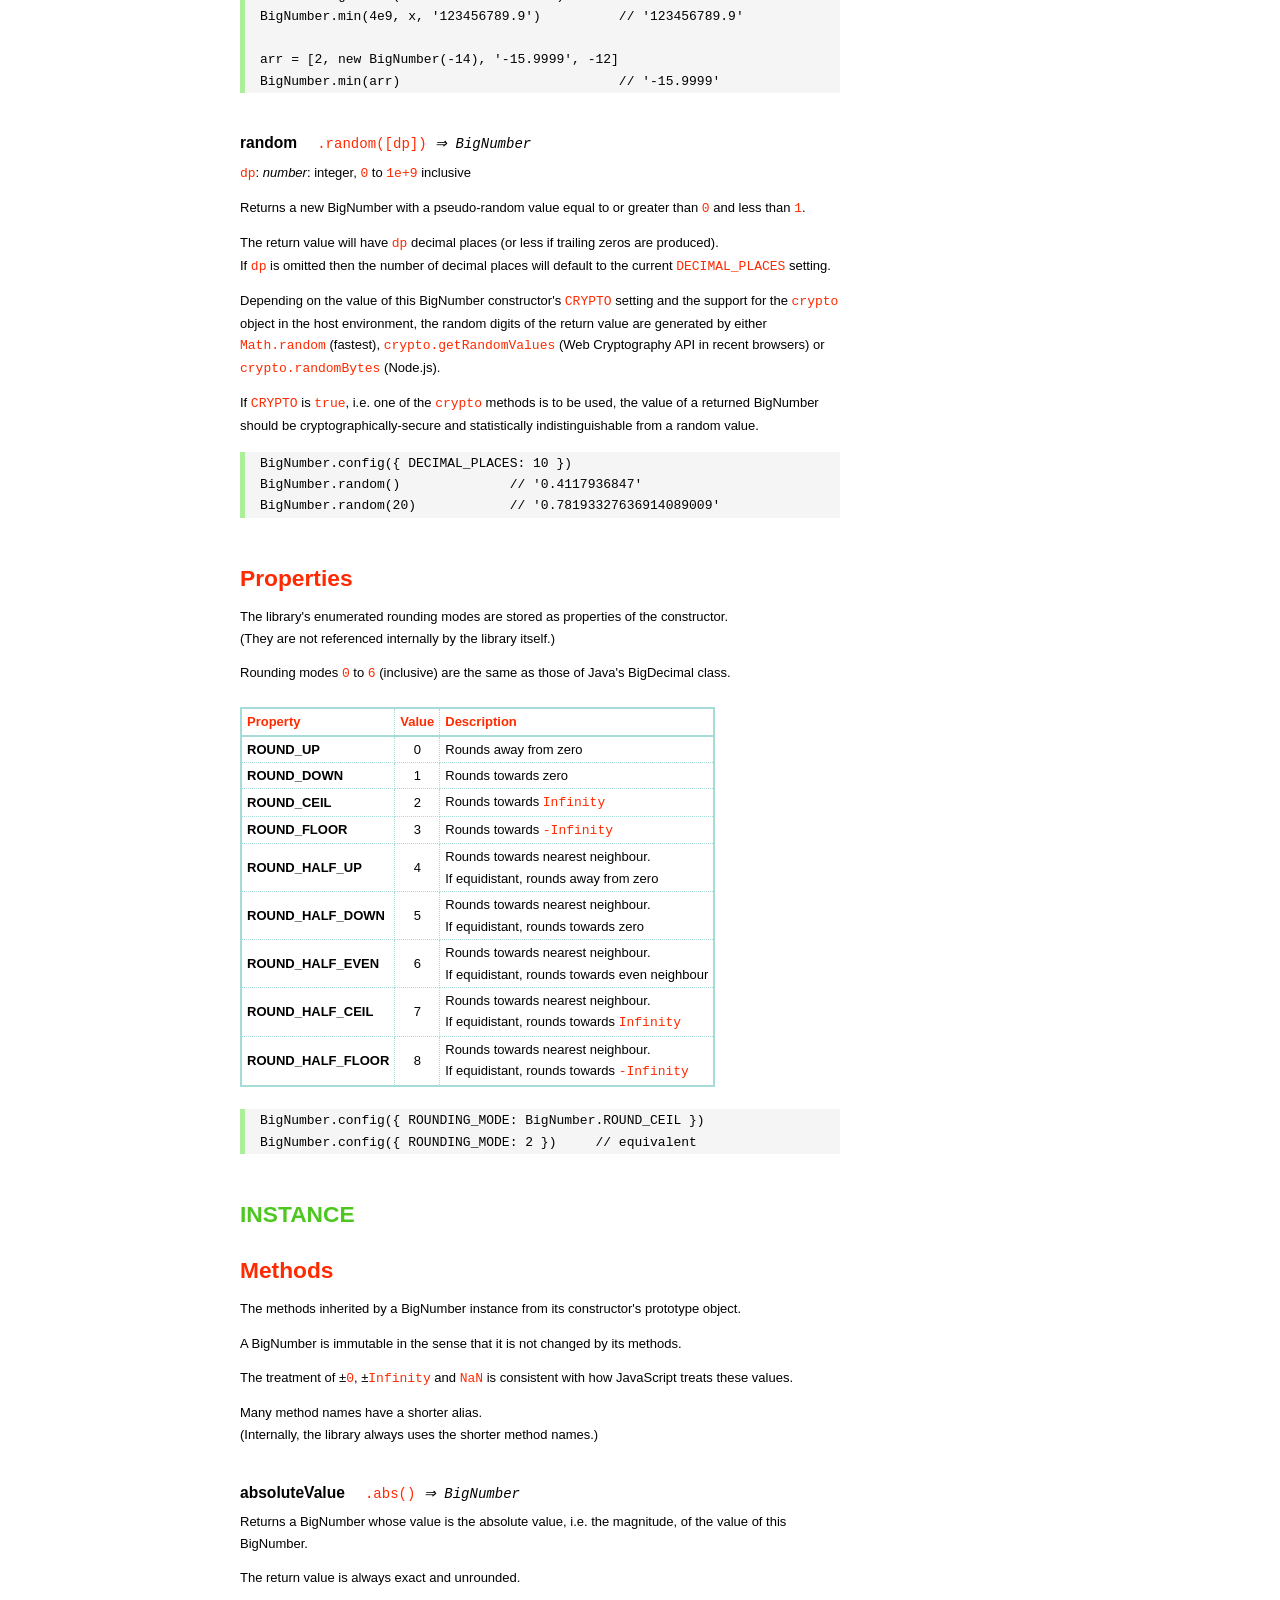
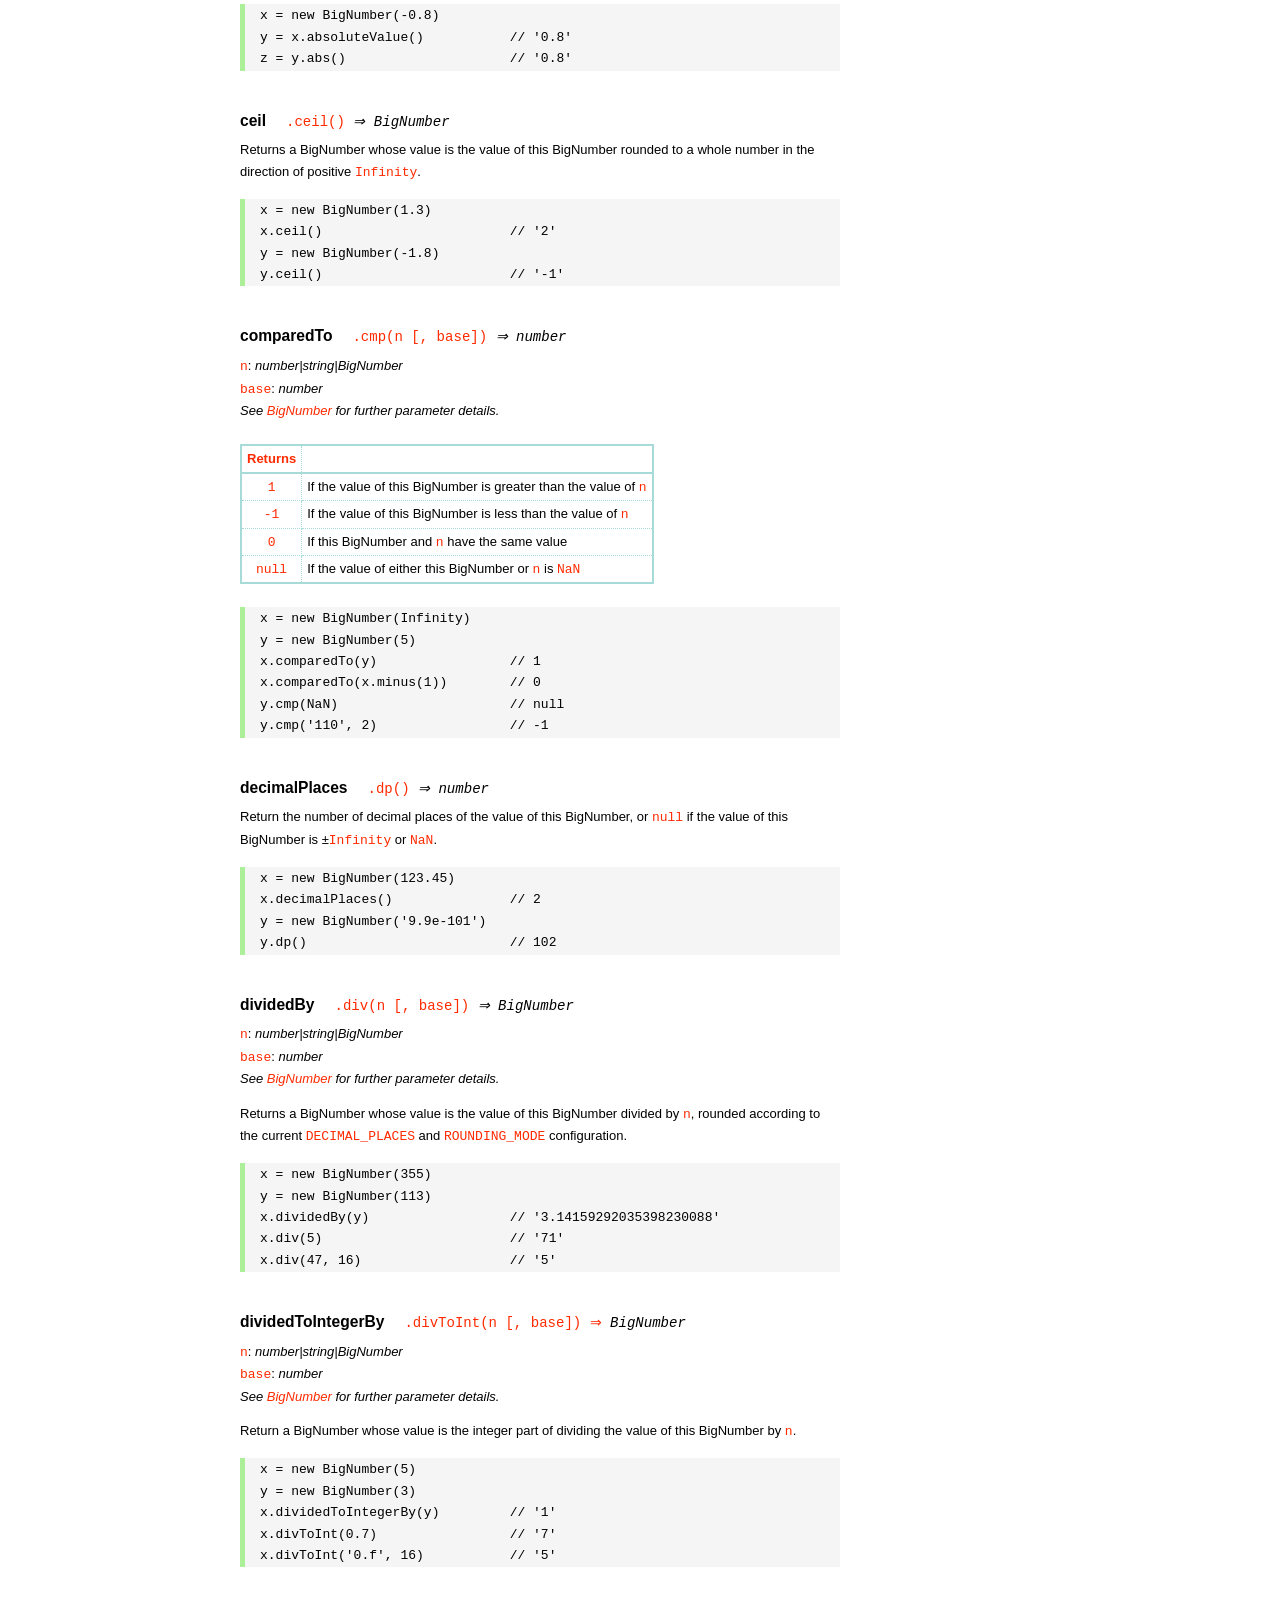
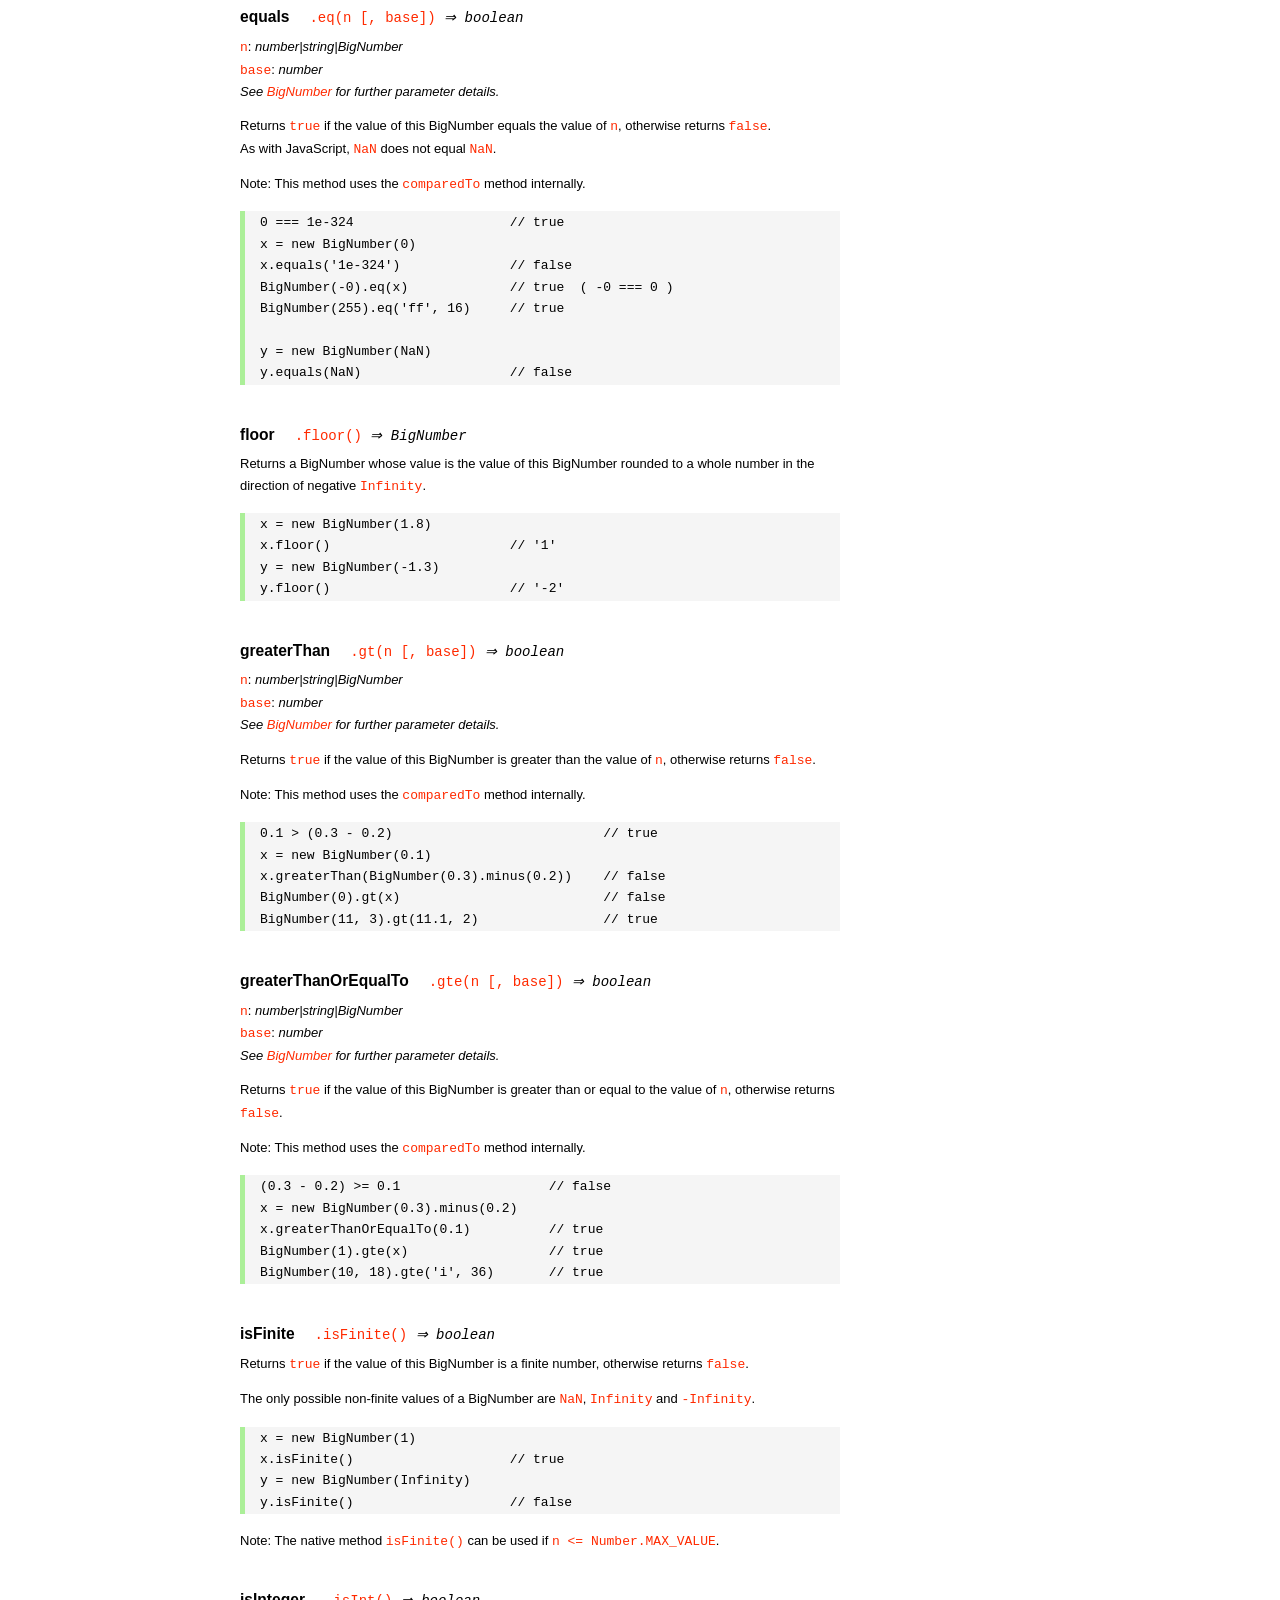
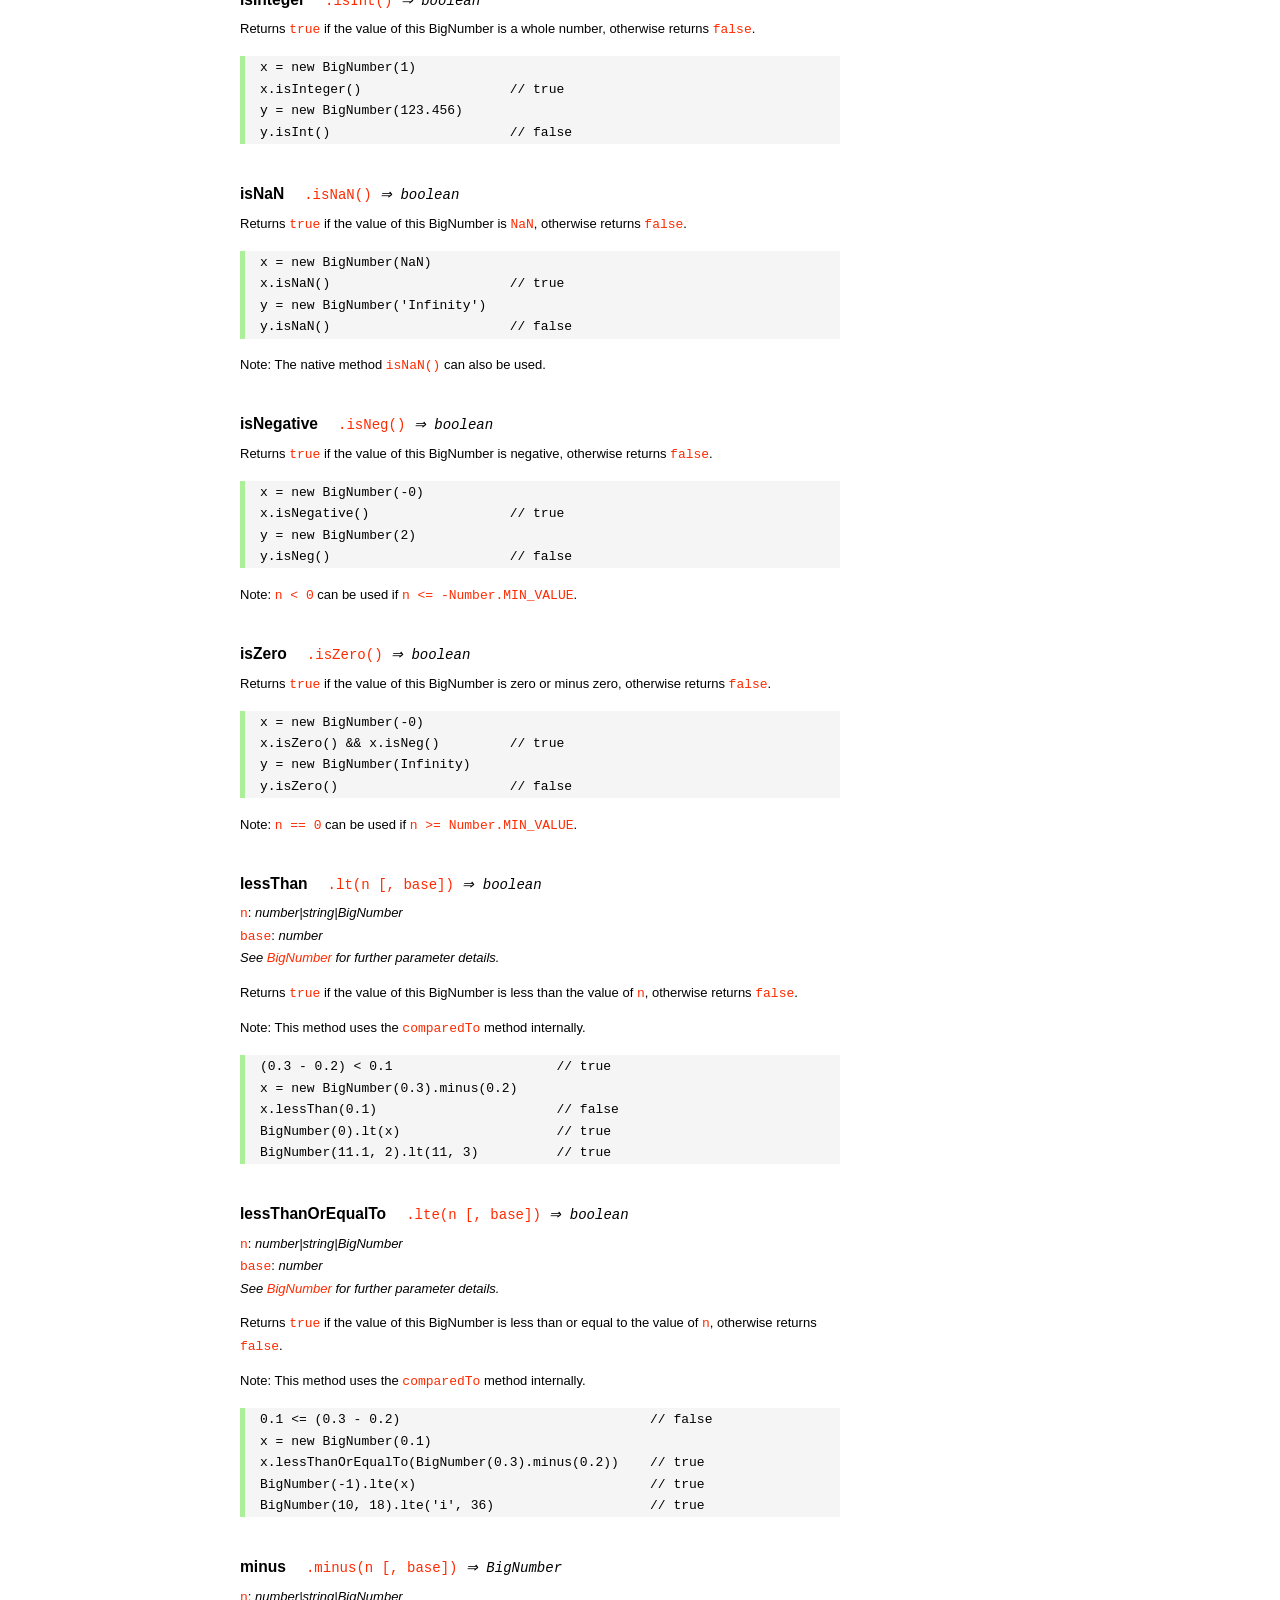
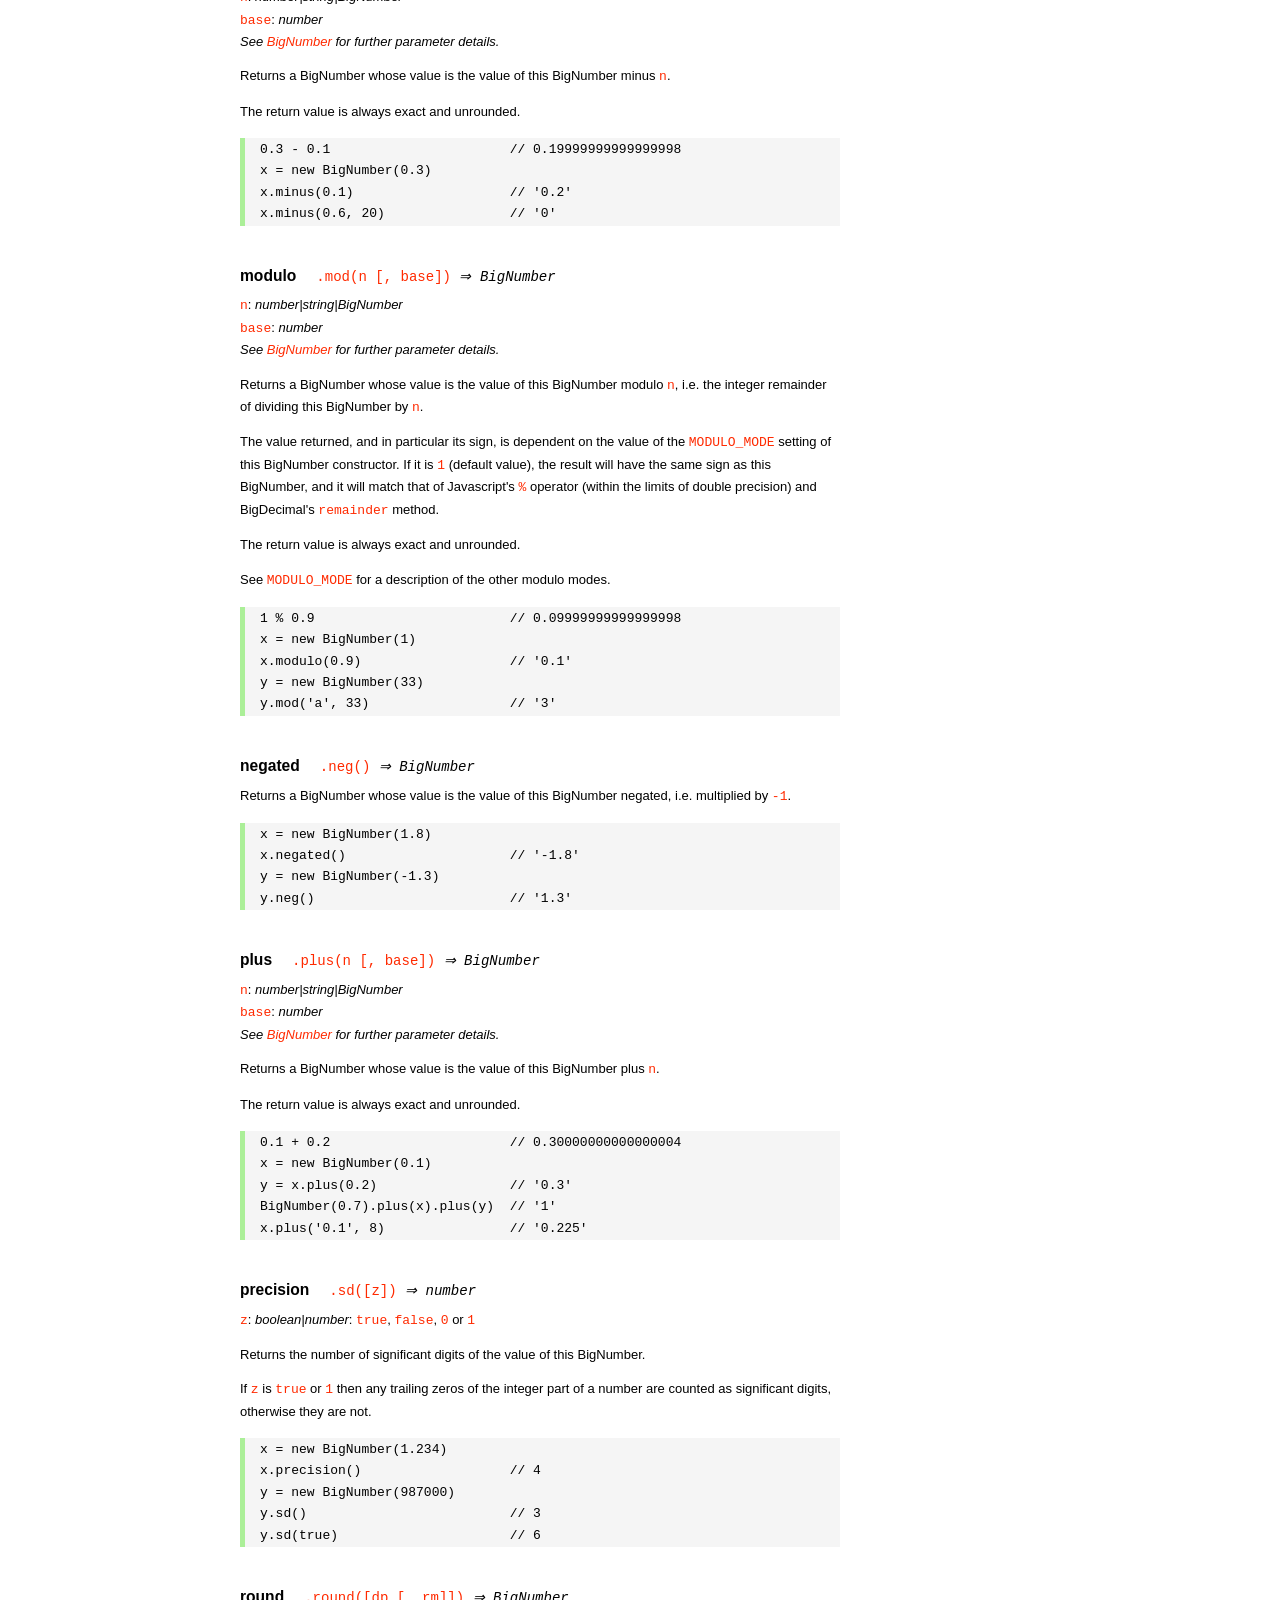
<file: node_modules/mysql/node_modules/bignumber.js/doc/API.html>
<!DOCTYPE HTML>
<html>
<head>
<meta charset="utf-8">
<meta http-equiv="X-UA-Compatible" content="IE=edge">
<meta name="Author" content="M Mclaughlin">
<title>bignumber.js API</title>
<style>
html{font-size:100%}
body{background:#fff;font-family:"Helvetica Neue",Helvetica,Arial,sans-serif;font-size:13px;
  line-height:1.65em;min-height:100%;margin:0}
body,i{color:#000}
.nav{background:#fff;position:fixed;top:0;bottom:0;left:0;width:200px;overflow-y:auto;
  padding:15px 0 30px 15px}
div.container{width:600px;margin:50px 0 50px 240px}
p{margin:0 0 1em;width:600px}
pre,ul{margin:1em 0}
h1,h2,h3,h4,h5{margin:0;padding:1.5em 0 0}
h1,h2{padding:.75em 0}
h1{font:400 3em Verdana,sans-serif;color:#000;margin-bottom:1em}
h2{font-size:2.25em;color:#ff2a00}
h3{font-size:1.75em;color:#4dc71f}
h4{font-size:1.75em;color:#ff2a00;padding-bottom:.75em}
h5{font-size:1.2em;margin-bottom:.4em}
h6{font-size:1.1em;margin-bottom:0.8em;padding:0.5em 0}
dd{padding-top:.35em}
dt{padding-top:.5em}
b{font-weight:700}
dt b{font-size:1.3em}
a,a:visited{color:#ff2a00;text-decoration:none}
a:active,a:hover{outline:0;text-decoration:underline}
.nav a,.nav b,.nav a:visited{display:block;color:#ff2a00;font-weight:700; margin-top:15px}
.nav b{color:#4dc71f;margin-top:20px;cursor:default;width:auto}
ul{list-style-type:none;padding:0 0 0 20px}
.nav ul{line-height:14px;padding-left:0;margin:5px 0 0}
.nav ul a,.nav ul a:visited,span{display:inline;color:#000;font-family:Verdana,Geneva,sans-serif;
  font-size:11px;font-weight:400;margin:0}
.inset,ul.inset{margin-left:20px}
.inset{font-size:.9em}
.nav li{width:auto;margin:0 0 3px}
.alias{font-style:italic;margin-left:20px}
table{border-collapse:collapse;border-spacing:0;border:2px solid #a7dbd8;margin:1.75em 0;padding:0}
td,th{text-align:left;margin:0;padding:2px 5px;border:1px dotted #a7dbd8}
th{border-top:2px solid #a7dbd8;border-bottom:2px solid #a7dbd8;color:#ff2a00}
code,pre{font-family:Consolas, monaco, monospace;font-weight:400}
pre{background:#f5f5f5;white-space:pre-wrap;word-wrap:break-word;border-left:5px solid #abef98;
  padding:1px 0 1px 15px;margin:1.2em 0}
code,.nav-title{color:#ff2a00}
.end{margin-bottom:25px}
.centre{text-align:center}
.error-table{font-size:13px;width:100%}
#faq{margin:3em 0 0}
li span{float:right;margin-right:10px;color:#c0c0c0}
#js{font:inherit;color:#4dc71f}
</style>
</head>
<body>

  <div class="nav">

    <a class='nav-title' href="#">API</a>

    <b> CONSTRUCTOR </b>
    <ul>
      <li><a href="#bignumber">BigNumber</a></li>
    </ul>

    <a href="#methods">Methods</a>
    <ul>
      <li><a href="#another">another</a></li>
      <li><a href="#config" >config</a></li>
      <li>
        <ul class="inset">
          <li><a href="#decimal-places">DECIMAL_PLACES</a></li>
          <li><a href="#rounding-mode" >ROUNDING_MODE</a></li>
          <li><a href="#exponential-at">EXPONENTIAL_AT</a></li>
          <li><a href="#range"         >RANGE</a></li>
          <li><a href="#errors"        >ERRORS</a></li>
          <li><a href="#crypto"        >CRYPTO</a></li>
          <li><a href="#modulo-mode"   >MODULO_MODE</a></li>
          <li><a href="#pow-precision" >POW_PRECISION</a></li>
          <li><a href="#format"        >FORMAT</a></li>
        </ul>
      </li>
      <li><a href="#max"   >max</a></li>
      <li><a href="#min"   >min</a></li>
      <li><a href="#random">random</a></li>
    </ul>

    <a href="#constructor-properties">Properties</a>
    <ul>
      <li><a href="#round-up"        >ROUND_UP</a></li>
      <li><a href="#round-down"      >ROUND_DOWN</a></li>
      <li><a href="#round-ceil"      >ROUND_CEIL</a></li>
      <li><a href="#round-floor"     >ROUND_FLOOR</a></li>
      <li><a href="#round-half-up"   >ROUND_HALF_UP</a></li>
      <li><a href="#round-half-down" >ROUND_HALF_DOWN</a></li>
      <li><a href="#round-half-even" >ROUND_HALF_EVEN</a></li>
      <li><a href="#round-half-ceil" >ROUND_HALF_CEIL</a></li>
      <li><a href="#round-half-floor">ROUND_HALF_FLOOR</a></li>
    </ul>

    <b> INSTANCE </b>

    <a href="#prototype-methods">Methods</a>
    <ul>
      <li><a href="#abs"    >absoluteValue       </a><span>abs</span>     </li>
      <li><a href="#ceil"   >ceil                </a>                     </li>
      <li><a href="#cmp"    >comparedTo          </a><span>cmp</span>     </li>
      <li><a href="#dp"     >decimalPlaces       </a><span>dp</span>      </li>
      <li><a href="#div"    >dividedBy           </a><span>div</span>     </li>
      <li><a href="#divInt" >dividedToIntegerBy  </a><span>divToInt</span></li>
      <li><a href="#eq"     >equals              </a><span>eq</span>      </li>
      <li><a href="#floor"  >floor               </a>                     </li>
      <li><a href="#gt"     >greaterThan         </a><span>gt</span>      </li>
      <li><a href="#gte"    >greaterThanOrEqualTo</a><span>gte</span>     </li>
      <li><a href="#isF"    >isFinite            </a>                     </li>
      <li><a href="#isInt"  >isInteger           </a><span>isInt</span>   </li>
      <li><a href="#isNaN"  >isNaN               </a>                     </li>
      <li><a href="#isNeg"  >isNegative          </a><span>isNeg</span>   </li>
      <li><a href="#isZ"    >isZero              </a>                     </li>
      <li><a href="#lt"     >lessThan            </a><span>lt</span>      </li>
      <li><a href="#lte"    >lessThanOrEqualTo   </a><span>lte</span>     </li>
      <li><a href="#minus"  >minus               </a><span>sub</span>     </li>
      <li><a href="#mod"    >modulo              </a><span>mod</span>     </li>
      <li><a href="#neg"    >negated             </a><span>neg</span>     </li>
      <li><a href="#plus"   >plus                </a><span>add</span>     </li>
      <li><a href="#sd"     >precision           </a><span>sd</span>      </li>
      <li><a href="#round"  >round               </a>                     </li>
      <li><a href="#shift"  >shift               </a>                     </li>
      <li><a href="#sqrt"   >squareRoot          </a><span>sqrt</span>    </li>
      <li><a href="#times"  >times               </a><span>mul</span>     </li>
      <li><a href="#toD"    >toDigits            </a>                     </li>
      <li><a href="#toE"    >toExponential       </a>                     </li>
      <li><a href="#toFix"  >toFixed             </a>                     </li>
      <li><a href="#toFor"  >toFormat            </a>                     </li>
      <li><a href="#toFr"   >toFraction          </a>                     </li>
      <li><a href="#toJSON" >toJSON              </a>                     </li>
      <li><a href="#toN"    >toNumber            </a>                     </li>
      <li><a href="#pow"    >toPower             </a><span>pow</span>     </li>
      <li><a href="#toP"    >toPrecision         </a>                     </li>
      <li><a href="#toS"    >toString            </a>                     </li>
      <li><a href="#trunc"  >truncated           </a><span>trunc</span>   </li>
      <li><a href="#valueOf">valueOf             </a>                     </li>
    </ul>

    <a href="#instance-properties">Properties</a>
    <ul>
      <li><a href="#coefficient">c: coefficient</a></li>
      <li><a href="#exponent"   >e: exponent</a></li>
      <li><a href="#sign"       >s: sign</a></li>
      <li><a href="#isbig"      >isBigNumber</a></li>
    </ul>

    <a href="#zero-nan-infinity">Zero, NaN &amp; Infinity</a>
    <a href="#Errors">Errors</a>
    <a class='end' href="#faq">FAQ</a>

  </div>

  <div class="container">

    <h1>bignumber<span id='js'>.js</span></h1>

    <p>A JavaScript library for arbitrary-precision arithmetic.</p>
    <p><a href="https://github.com/MikeMcl/bignumber.js">Hosted on GitHub</a>. </p>

    <h2>API</h2>

    <p>
      See the <a href='https://github.com/MikeMcl/bignumber.js'>README</a> on GitHub for a
      quick-start introduction.
    </p>
    <p>
      In all examples below, <code>var</code> and semicolons are not shown, and if a commented-out
      value is in quotes it means <code>toString</code> has been called on the preceding expression.
    </p>


    <h3>CONSTRUCTOR</h3>

    <h5 id="bignumber">
      BigNumber<code class='inset'>BigNumber(value [, base]) <i>&rArr; BigNumber</i></code>
    </h5>
    <dl>
      <dt><code>value</code></dt>
      <dd>
        <i>number|string|BigNumber</i>: see <a href='#range'>RANGE</a> for
        range.
      </dd>
      <dd>
        A numeric value.
      </dd>
      <dd>
        Legitimate values include &plusmn;<code>0</code>, &plusmn;<code>Infinity</code> and
        <code>NaN</code>.
      </dd>
      <dd>
        Values of type <em>number</em> with more than <code>15</code> significant digits are
        considered invalid (if <a href='#errors'><code>ERRORS</code></a> is true) as calling
        <code><a href='#toS'>toString</a></code> or <code><a href='#valueOf'>valueOf</a></code> on
        such numbers may not result in the intended value.
        <pre>console.log( 823456789123456.3 );    // 823456789123456.2</pre>
      </dd>
      <dd>
        There is no limit to the number of digits of a value of type <em>string</em> (other than
        that of JavaScript's maximum array size).
      </dd>
      <dd>
        Decimal string values may be in exponential, as well as normal (fixed-point) notation.
        Non-decimal values must be in normal notation.
      </dd>
      <dd>
        String values in hexadecimal literal form, e.g. <code>'0xff'</code>, are valid, as are
        string values with the octal and binary prefixs <code>'0o'</code> and <code>'0b'</code>.
        String values in octal literal form without the prefix will be interpreted as
        decimals, e.g. <code>'011'</code> is interpreted as 11, not 9.
      </dd>
      <dd>Values in any base may have fraction digits.</dd>
      <dd>
        For bases from <code>10</code> to <code>36</code>, lower and/or upper case letters can be
        used to represent values from <code>10</code> to <code>35</code>.
      </dd>
      <dd>
        For bases above 36, <code>a-z</code> represents values from <code>10</code> to
        <code>35</code>, <code>A-Z</code> from <code>36</code> to <code>61</code>, and
        <code>$</code> and <code>_</code> represent <code>62</code> and <code>63</code> respectively
        <i>(this can be changed by editing the <code>ALPHABET</code> variable near the top of the
        source file)</i>.
      </dd>
    </dl>
    <dl>
      <dt><code>base</code></dt>
      <dd>
        <i>number</i>: integer, <code>2</code> to <code>64</code> inclusive
      </dd>
      <dd>The base of <code>value</code>.</dd>
      <dd>
        If <code>base</code> is omitted, or is <code>null</code> or <code>undefined</code>, base
        <code>10</code> is assumed.
      </dd>
    </dl>
    <br />
    <p>Returns a new instance of a BigNumber object.</p>
    <p>
      If a base is specified, the value is rounded according to
      the current <a href='#decimal-places'><code>DECIMAL_PLACES</code></a> and
      <a href='#rounding-mode'><code>ROUNDING_MODE</code></a> configuration.
    </p>
    <p>
      See <a href='#Errors'>Errors</a> for the treatment of an invalid <code>value</code> or
      <code>base</code>.
    </p>
    <pre>
x = new BigNumber(9)                       // '9'
y = new BigNumber(x)                       // '9'

// 'new' is optional if ERRORS is false
BigNumber(435.345)                         // '435.345'

new BigNumber('5032485723458348569331745.33434346346912144534543')
new BigNumber('4.321e+4')                  // '43210'
new BigNumber('-735.0918e-430')            // '-7.350918e-428'
new BigNumber(Infinity)                    // 'Infinity'
new BigNumber(NaN)                         // 'NaN'
new BigNumber('.5')                        // '0.5'
new BigNumber('+2')                        // '2'
new BigNumber(-10110100.1, 2)              // '-180.5'
new BigNumber(-0b10110100.1)               // '-180.5'
new BigNumber('123412421.234324', 5)       // '607236.557696'
new BigNumber('ff.8', 16)                  // '255.5'
new BigNumber('0xff.8')                    // '255.5'</pre>
    <p>
      The following throws <code>'not a base 2 number'</code> if
      <a href='#errors'><code>ERRORS</code></a> is true, otherwise it returns a BigNumber with value
      <code>NaN</code>.
    </p>
    <pre>new BigNumber(9, 2)</pre>
    <p>
      The following throws <code>'number type has more than 15 significant digits'</code> if
      <a href='#errors'><code>ERRORS</code></a> is true, otherwise it returns a BigNumber with value
      <code>96517860459076820</code>.
    </p>
    <pre>new BigNumber(96517860459076817.4395)</pre>
    <p>
      The following throws <code>'not a number'</code> if <a href='#errors'><code>ERRORS</code></a>
      is true, otherwise it returns a BigNumber with value <code>NaN</code>.
    </p>
    <pre>new BigNumber('blurgh')</pre>
    <p>
      A value is only rounded by the constructor if a base is specified.
    </p>
    <pre>BigNumber.config({ DECIMAL_PLACES: 5 })
new BigNumber(1.23456789)                  // '1.23456789'
new BigNumber(1.23456789, 10)              // '1.23457'</pre>



    <h4 id="methods">Methods</h4>
     <p>The static methods of a BigNumber constructor.</p>




    <h5 id="another">
       another<code class='inset'>.another([obj]) <i>&rArr; BigNumber constructor</i></code>
    </h5>
    <p><code>obj</code>: <i>object</i></p>
    <p>
      Returns a new independent BigNumber constructor with configuration as described by
      <code>obj</code> (see <a href='#config'><code>config</code></a>), or with the default
      configuration if <code>obj</code> is <code>null</code> or <code>undefined</code>.
    </p>
    <pre>BigNumber.config({ DECIMAL_PLACES: 5 })
BN = BigNumber.another({ DECIMAL_PLACES: 9 })

x = new BigNumber(1)
y = new BN(1)

x.div(3)                        // 0.33333
y.div(3)                        // 0.333333333

// BN = BigNumber.another({ DECIMAL_PLACES: 9 }) is equivalent to:
BN = BigNumber.another()
BN.config({ DECIMAL_PLACES: 9 })</pre>



    <h5 id="config">config<code class='inset'>set([obj]) <i>&rArr; object</i></code></h5>
    <p>
      <code>obj</code>: <i>object</i>: an object that contains some or all of the following
      properties.
    </p>
    <p>Configures the settings for this particular BigNumber constructor.</p>
    <p><i>Note: the configuration can also be supplied as an argument list, see below.</i></p>
    <dl class='inset'>
      <dt id="decimal-places"><code><b>DECIMAL_PLACES</b></code></dt>
      <dd>
        <i>number</i>: integer, <code>0</code> to <code>1e+9</code> inclusive<br />
        Default value: <code>20</code>
      </dd>
      <dd>
        The <u>maximum</u> number of decimal places of the results of operations involving
        division, i.e. division, square root and base conversion operations, and power
        operations with negative exponents.<br />
      </dd>
      <dd>
      <pre>BigNumber.config({ DECIMAL_PLACES: 5 })
BigNumber.set({ DECIMAL_PLACES: 5 })    // equivalent
BigNumber.config(5)    // equivalent</pre>
      </dd>



      <dt id="rounding-mode"><code><b>ROUNDING_MODE</b></code></dt>
      <dd>
        <i>number</i>: integer, <code>0</code> to <code>8</code> inclusive<br />
        Default value: <code>4</code> <a href="#round-half-up">(<code>ROUND_HALF_UP</code>)</a>
      </dd>
      <dd>
        The rounding mode used in the above operations and the default rounding mode of
        <a href='#round'><code>round</code></a>,
        <a href='#toE'><code>toExponential</code></a>,
        <a href='#toFix'><code>toFixed</code></a>,
        <a href='#toFor'><code>toFormat</code></a> and
        <a href='#toP'><code>toPrecision</code></a>.
      </dd>
      <dd>The modes are available as enumerated properties of the BigNumber constructor.</dd>
       <dd>
      <pre>BigNumber.config({ ROUNDING_MODE: 0 })
BigNumber.config(null, BigNumber.ROUND_UP)    // equivalent</pre>
        </dd>



      <dt id="exponential-at"><code><b>EXPONENTIAL_AT</b></code></dt>
      <dd>
        <i>number</i>: integer, magnitude <code>0</code> to <code>1e+9</code> inclusive, or
        <br />
        <i>number</i>[]: [ integer <code>-1e+9</code> to <code>0</code> inclusive, integer
        <code>0</code> to <code>1e+9</code> inclusive ]<br />
        Default value: <code>[-7, 20]</code>
      </dd>
      <dd>
        The exponent value(s) at which <code>toString</code> returns exponential notation.
      </dd>
      <dd>
        If a single number is assigned, the value is the exponent magnitude.<br />
        If an array of two numbers is assigned then the first number is the negative exponent
        value at and beneath which exponential notation is used, and the second number is the
        positive exponent value at and above which the same.
      </dd>
      <dd>
        For example, to emulate JavaScript numbers in terms of the exponent values at which they
        begin to use exponential notation, use <code>[-7, 20]</code>.
      </dd>
      <dd>
      <pre>BigNumber.config({ EXPONENTIAL_AT: 2 })
new BigNumber(12.3)         // '12.3'        e is only 1
new BigNumber(123)          // '1.23e+2'
new BigNumber(0.123)        // '0.123'       e is only -1
new BigNumber(0.0123)       // '1.23e-2'

BigNumber.config({ EXPONENTIAL_AT: [-7, 20] })
new BigNumber(123456789)    // '123456789'   e is only 8
new BigNumber(0.000000123)  // '1.23e-7'

// Almost never return exponential notation:
BigNumber.config({ EXPONENTIAL_AT: 1e+9 })

// Always return exponential notation:
BigNumber.config({ EXPONENTIAL_AT: 0 })</pre>
      </dd>
      <dd>
        Regardless of the value of <code>EXPONENTIAL_AT</code>, the <code>toFixed</code> method
        will always return a value in normal notation and the <code>toExponential</code> method
        will always return a value in exponential form.
      </dd>
      <dd>
        Calling <code>toString</code> with a base argument, e.g. <code>toString(10)</code>, will
        also always return normal notation.
      </dd>



      <dt id="range"><code><b>RANGE</b></code></dt>
      <dd>
        <i>number</i>: integer, magnitude <code>1</code> to <code>1e+9</code> inclusive, or
        <br />
        <i>number</i>[]: [ integer <code>-1e+9</code> to <code>-1</code> inclusive, integer
        <code>1</code> to <code>1e+9</code> inclusive ]<br />
        Default value: <code>[-1e+9, 1e+9]</code>
      </dd>
      <dd>
        The exponent value(s) beyond which overflow to <code>Infinity</code> and underflow to
        zero occurs.
      </dd>
      <dd>
        If a single number is assigned, it is the maximum exponent magnitude: values wth a
        positive exponent of greater magnitude become <code>Infinity</code> and those with a
        negative exponent of greater magnitude become zero.
      <dd>
        If an array of two numbers is assigned then the first number is the negative exponent
        limit and the second number is the positive exponent limit.
      </dd>
      <dd>
        For example, to emulate JavaScript numbers in terms of the exponent values at which they
        become zero and <code>Infinity</code>, use <code>[-324, 308]</code>.
      </dd>
      <dd>
      <pre>BigNumber.config({ RANGE: 500 })
BigNumber.config().RANGE     // [ -500, 500 ]
new BigNumber('9.999e499')   // '9.999e+499'
new BigNumber('1e500')       // 'Infinity'
new BigNumber('1e-499')      // '1e-499'
new BigNumber('1e-500')      // '0'

BigNumber.config({ RANGE: [-3, 4] })
new BigNumber(99999)         // '99999'      e is only 4
new BigNumber(100000)        // 'Infinity'   e is 5
new BigNumber(0.001)         // '0.01'       e is only -3
new BigNumber(0.0001)        // '0'          e is -4</pre>
      </dd>
      <dd>
        The largest possible magnitude of a finite BigNumber is
        <code>9.999...e+1000000000</code>.<br />
        The smallest possible magnitude of a non-zero BigNumber is <code>1e-1000000000</code>.
      </dd>



      <dt id="errors"><code><b>ERRORS</b></code></dt>
      <dd>
        <i>boolean|number</i>: <code>true</code>, <code>false</code>, <code>0</code> or
        <code>1</code>.<br />
        Default value: <code>true</code>
      </dd>
      <dd>
        The value that determines whether BigNumber Errors are thrown.<br />
        If <code>ERRORS</code> is false, no errors will be thrown.
      </dd>
      <dd>See <a href='#Errors'>Errors</a>.</dd>
      <dd><pre>BigNumber.config({ ERRORS: false })</pre></dd>



      <dt id="crypto"><code><b>CRYPTO</b></code></dt>
      <dd>
        <i>boolean|number</i>: <code>true</code>, <code>false</code>, <code>0</code> or
        <code>1</code>.<br />
        Default value: <code>false</code>
      </dd>
      <dd>
        The value that determines whether cryptographically-secure pseudo-random number
        generation is used.
      </dd>
      <dd>
        If <code>CRYPTO</code> is set to <code>true</code> then the
        <a href='#random'><code>random</code></a> method will generate random digits using
        <code>crypto.getRandomValues</code> in browsers that support it, or
        <code>crypto.randomBytes</code> if using a version of Node.js that supports it.
      </dd>
      <dd>
        If neither function is supported by the host environment then attempting to set
        <code>CRYPTO</code> to <code>true</code> will fail, and if <code>ERRORS</code>
        is <code>true</code> an exception will be thrown.
      </dd>
      <dd>
        If <code>CRYPTO</code> is <code>false</code> then the source of randomness used will be
        <code>Math.random</code> (which is assumed to generate at least <code>30</code> bits of
        randomness).
      </dd>
      <dd>See <a href='#random'><code>random</code></a>.</dd>
      <dd>
      <pre>BigNumber.config({ CRYPTO: true })
BigNumber.config().CRYPTO       // true
BigNumber.random()              // 0.54340758610486147524</pre>
      </dd>



      <dt id="modulo-mode"><code><b>MODULO_MODE</b></code></dt>
      <dd>
        <i>number</i>: integer, <code>0</code> to <code>9</code> inclusive<br />
        Default value: <code>1</code> (<a href="#round-down"><code>ROUND_DOWN</code></a>)
      </dd>
      <dd>The modulo mode used when calculating the modulus: <code>a mod n</code>.</dd>
      <dd>
        The quotient, <code>q = a / n</code>, is calculated according to the
        <a href='#rounding-mode'><code>ROUNDING_MODE</code></a> that corresponds to the chosen
        <code>MODULO_MODE</code>.
      </dd>
      <dd>The remainder, <code>r</code>, is calculated as: <code>r = a - n * q</code>.</dd>
      <dd>
        The modes that are most commonly used for the modulus/remainder operation are shown in
        the following table. Although the other rounding modes can be used, they may not give
        useful results.
      </dd>
      <dd>
        <table>
          <tr><th>Property</th><th>Value</th><th>Description</th></tr>
          <tr>
            <td><b>ROUND_UP</b></td><td class='centre'>0</td>
            <td>
              The remainder is positive if the dividend is negative, otherwise it is negative.
            </td>
          </tr>
          <tr>
            <td><b>ROUND_DOWN</b></td><td class='centre'>1</td>
            <td>
              The remainder has the same sign as the dividend.<br />
              This uses 'truncating division' and matches the behaviour of JavaScript's
              remainder operator <code>%</code>.
            </td>
          </tr>
          <tr>
            <td><b>ROUND_FLOOR</b></td><td class='centre'>3</td>
            <td>
              The remainder has the same sign as the divisor.<br />
              This matches Python's <code>%</code> operator.
            </td>
          </tr>
          <tr>
            <td><b>ROUND_HALF_EVEN</b></td><td class='centre'>6</td>
            <td>The <i>IEEE 754</i> remainder function.</td>
          </tr>
           <tr>
             <td><b>EUCLID</b></td><td class='centre'>9</td>
             <td>
               The remainder is always positive. Euclidian division: <br />
               <code>q = sign(n) * floor(a / abs(n))</code>
             </td>
           </tr>
        </table>
      </dd>
      <dd>
        The rounding/modulo modes are available as enumerated properties of the BigNumber
        constructor.
      </dd>
      <dd>See <a href='#mod'><code>modulo</code></a>.</dd>
      <dd>
        <pre>BigNumber.config({ MODULO_MODE: BigNumber.EUCLID })
BigNumber.config({ MODULO_MODE: 9 })          // equivalent</pre>
      </dd>



      <dt id="pow-precision"><code><b>POW_PRECISION</b></code></dt>
      <dd>
        <i>number</i>: integer, <code>0</code> to <code>1e+9</code> inclusive.<br />
        Default value: <code>0</code>
      </dd>
      <dd>
        The <i>maximum</i> number of significant digits of the result of the power operation
        (unless a modulus is specified).
      </dd>
      <dd>If set to <code>0</code>, the number of signifcant digits will not be limited.</dd>
      <dd>See <a href='#pow'><code>toPower</code></a>.</dd>
      <dd><pre>BigNumber.config({ POW_PRECISION: 100 })</pre></dd>



      <dt id="format"><code><b>FORMAT</b></code></dt>
      <dd><i>object</i></dd>
      <dd>
        The <code>FORMAT</code> object configures the format of the string returned by the
        <a href='#toFor'><code>toFormat</code></a> method.
      </dd>
      <dd>
        The example below shows the properties of the <code>FORMAT</code> object that are
        recognised, and their default values.
      </dd>
      <dd>
         Unlike the other configuration properties, the values of the properties of the
         <code>FORMAT</code> object will not be checked for validity. The existing
         <code>FORMAT</code> object will simply be replaced by the object that is passed in.
         Note that all the properties shown below do not have to be included.
      </dd>
      <dd>See <a href='#toFor'><code>toFormat</code></a> for examples of usage.</dd>
      <dd>
      <pre>
BigNumber.config({
    FORMAT: {
        // the decimal separator
        decimalSeparator: '.',
        // the grouping separator of the integer part
        groupSeparator: ',',
        // the primary grouping size of the integer part
        groupSize: 3,
        // the secondary grouping size of the integer part
        secondaryGroupSize: 0,
        // the grouping separator of the fraction part
        fractionGroupSeparator: ' ',
        // the grouping size of the fraction part
        fractionGroupSize: 0
    }
});</pre>
      </dd>
    </dl>
    <br />
    <p>Returns an object with the above properties and their current values.</p>
    <p>
      If the value to be assigned to any of the above properties is <code>null</code> or
      <code>undefined</code> it is ignored.
    </p>
    <p>See <a href='#Errors'>Errors</a> for the treatment of invalid values.</p>
    <pre>
BigNumber.config({
    DECIMAL_PLACES: 40,
    ROUNDING_MODE: BigNumber.ROUND_HALF_CEIL,
    EXPONENTIAL_AT: [-10, 20],
    RANGE: [-500, 500],
    ERRORS: true,
    CRYPTO: true,
    MODULO_MODE: BigNumber.ROUND_FLOOR,
    POW_PRECISION: 80,
    FORMAT: {
        groupSize: 3,
        groupSeparator: ' ',
        decimalSeparator: ','
    }
});

// Alternatively but equivalently (excluding FORMAT):
BigNumber.config( 40, 7, [-10, 20], 500, 1, 1, 3, 80 )

obj = BigNumber.config();
obj.ERRORS       // true
obj.RANGE        // [-500, 500]</pre>



    <h5 id="max">
      max<code class='inset'>.max([arg1 [, arg2, ...]]) <i>&rArr; BigNumber</i></code>
    </h5>
    <p>
      <code>arg1</code>, <code>arg2</code>, ...: <i>number|string|BigNumber</i><br />
      <i>See <code><a href="#bignumber">BigNumber</a></code> for further parameter details.</i>
    </p>
    <p>
      Returns a BigNumber whose value is the maximum of <code>arg1</code>,
      <code>arg2</code>,... .
    </p>
    <p>The argument to this method can also be an array of values.</p>
    <p>The return value is always exact and unrounded.</p>
    <pre>x = new BigNumber('3257869345.0378653')
BigNumber.max(4e9, x, '123456789.9')          // '4000000000'

arr = [12, '13', new BigNumber(14)]
BigNumber.max(arr)                            // '14'</pre>



    <h5 id="min">
      min<code class='inset'>.min([arg1 [, arg2, ...]]) <i>&rArr; BigNumber</i></code>
    </h5>
    <p>
      <code>arg1</code>, <code>arg2</code>, ...: <i>number|string|BigNumber</i><br />
      <i>See <code><a href="#bignumber">BigNumber</a></code> for further parameter details.</i>
    </p>
    <p>
      Returns a BigNumber whose value is the minimum of <code>arg1</code>,
      <code>arg2</code>,... .
    </p>
    <p>The argument to this method can also be an array of values.</p>
    <p>The return value is always exact and unrounded.</p>
    <pre>x = new BigNumber('3257869345.0378653')
BigNumber.min(4e9, x, '123456789.9')          // '123456789.9'

arr = [2, new BigNumber(-14), '-15.9999', -12]
BigNumber.min(arr)                            // '-15.9999'</pre>



    <h5 id="random">
      random<code class='inset'>.random([dp]) <i>&rArr; BigNumber</i></code>
    </h5>
    <p><code>dp</code>: <i>number</i>: integer, <code>0</code> to <code>1e+9</code> inclusive</p>
    <p>
      Returns a new BigNumber with a pseudo-random value equal to or greater than <code>0</code> and
      less than <code>1</code>.
    </p>
    <p>
      The return value will have <code>dp</code> decimal places (or less if trailing zeros are
      produced).<br />
      If <code>dp</code> is omitted then the number of decimal places will default to the current
      <a href='#decimal-places'><code>DECIMAL_PLACES</code></a> setting.
    </p>
    <p>
      Depending on the value of this BigNumber constructor's
      <a href='#crypto'><code>CRYPTO</code></a> setting and the support for the
      <code>crypto</code> object in the host environment, the random digits of the return value are
      generated by either <code>Math.random</code> (fastest), <code>crypto.getRandomValues</code>
      (Web Cryptography API in recent browsers) or <code>crypto.randomBytes</code> (Node.js).
    </p>
    <p>
      If <a href='#crypto'><code>CRYPTO</code></a> is <code>true</code>, i.e. one of the
      <code>crypto</code> methods is to be used, the value of a returned BigNumber should be
      cryptographically-secure and statistically indistinguishable from a random value.
    </p>
    <pre>BigNumber.config({ DECIMAL_PLACES: 10 })
BigNumber.random()              // '0.4117936847'
BigNumber.random(20)            // '0.78193327636914089009'</pre>



    <h4 id="constructor-properties">Properties</h4>
    <p>
      The library's enumerated rounding modes are stored as properties of the constructor.<br />
      (They are not referenced internally by the library itself.)
    </p>
    <p>
      Rounding modes <code>0</code> to <code>6</code> (inclusive) are the same as those of Java's
      BigDecimal class.
    </p>
    <table>
      <tr>
        <th>Property</th>
        <th>Value</th>
        <th>Description</th>
      </tr>
      <tr>
        <td id="round-up"><b>ROUND_UP</b></td>
        <td class='centre'>0</td>
        <td>Rounds away from zero</td>
      </tr>
      <tr>
        <td id="round-down"><b>ROUND_DOWN</b></td>
        <td class='centre'>1</td>
        <td>Rounds towards zero</td>
      </tr>
      <tr>
        <td id="round-ceil"><b>ROUND_CEIL</b></td>
        <td class='centre'>2</td>
        <td>Rounds towards <code>Infinity</code></td>
      </tr>
      <tr>
        <td id="round-floor"><b>ROUND_FLOOR</b></td>
        <td class='centre'>3</td>
        <td>Rounds towards <code>-Infinity</code></td>
      </tr>
      <tr>
        <td id="round-half-up"><b>ROUND_HALF_UP</b></td>
        <td class='centre'>4</td>
        <td>
          Rounds towards nearest neighbour.<br />
          If equidistant, rounds away from zero
        </td>
      </tr>
      <tr>
        <td id="round-half-down"><b>ROUND_HALF_DOWN</b></td>
        <td class='centre'>5</td>
        <td>
          Rounds towards nearest neighbour.<br />
          If equidistant, rounds towards zero
        </td>
      </tr>
      <tr>
        <td id="round-half-even"><b>ROUND_HALF_EVEN</b></td>
        <td class='centre'>6</td>
        <td>
          Rounds towards nearest neighbour.<br />
          If equidistant, rounds towards even neighbour
        </td>
      </tr>
      <tr>
        <td id="round-half-ceil"><b>ROUND_HALF_CEIL</b></td>
        <td class='centre'>7</td>
        <td>
          Rounds towards nearest neighbour.<br />
          If equidistant, rounds towards <code>Infinity</code>
        </td>
      </tr>
      <tr>
        <td id="round-half-floor"><b>ROUND_HALF_FLOOR</b></td>
        <td class='centre'>8</td>
        <td>
          Rounds towards nearest neighbour.<br />
          If equidistant, rounds towards <code>-Infinity</code>
        </td>
      </tr>
    </table>
    <pre>
BigNumber.config({ ROUNDING_MODE: BigNumber.ROUND_CEIL })
BigNumber.config({ ROUNDING_MODE: 2 })     // equivalent</pre>


    <h3>INSTANCE</h3>

    <h4 id="prototype-methods">Methods</h4>
    <p>The methods inherited by a BigNumber instance from its constructor's prototype object.</p>
    <p>A BigNumber is immutable in the sense that it is not changed by its methods. </p>
    <p>
      The treatment of &plusmn;<code>0</code>, &plusmn;<code>Infinity</code> and <code>NaN</code> is
      consistent with how JavaScript treats these values.
    </p>
    <p>
      Many method names have a shorter alias.<br />
      (Internally, the library always uses the shorter method names.)
    </p>



    <h5 id="abs">absoluteValue<code class='inset'>.abs() <i>&rArr; BigNumber</i></code></h5>
    <p>
      Returns a BigNumber whose value is the absolute value, i.e. the magnitude, of the value of
      this BigNumber.
    </p>
    <p>The return value is always exact and unrounded.</p>
    <pre>
x = new BigNumber(-0.8)
y = x.absoluteValue()           // '0.8'
z = y.abs()                     // '0.8'</pre>



    <h5 id="ceil">ceil<code class='inset'>.ceil() <i>&rArr; BigNumber</i></code></h5>
    <p>
      Returns a BigNumber whose value is the value of this BigNumber rounded to
      a whole number in the direction of positive <code>Infinity</code>.
    </p>
    <pre>
x = new BigNumber(1.3)
x.ceil()                        // '2'
y = new BigNumber(-1.8)
y.ceil()                        // '-1'</pre>



    <h5 id="cmp">comparedTo<code class='inset'>.cmp(n [, base]) <i>&rArr; number</i></code></h5>
    <p>
      <code>n</code>: <i>number|string|BigNumber</i><br />
      <code>base</code>: <i>number</i><br />
      <i>See <a href="#bignumber">BigNumber</a> for further parameter details.</i>
    </p>
    <table>
      <tr><th>Returns</th><th>&nbsp;</th></tr>
      <tr>
        <td class='centre'><code>1</code></td>
        <td>If the value of this BigNumber is greater than the value of <code>n</code></td>
      </tr>
      <tr>
        <td class='centre'><code>-1</code></td>
        <td>If the value of this BigNumber is less than the value of <code>n</code></td>
      </tr>
      <tr>
        <td class='centre'><code>0</code></td>
        <td>If this BigNumber and <code>n</code> have the same value</td>
      </tr>
       <tr>
        <td class='centre'><code>null</code></td>
        <td>If the value of either this BigNumber or <code>n</code> is <code>NaN</code></td>
      </tr>
    </table>
    <pre>
x = new BigNumber(Infinity)
y = new BigNumber(5)
x.comparedTo(y)                 // 1
x.comparedTo(x.minus(1))        // 0
y.cmp(NaN)                      // null
y.cmp('110', 2)                 // -1</pre>



    <h5 id="dp">decimalPlaces<code class='inset'>.dp() <i>&rArr; number</i></code></h5>
    <p>
      Return the number of decimal places of the value of this BigNumber, or <code>null</code> if
      the value of this BigNumber is &plusmn;<code>Infinity</code> or <code>NaN</code>.
    </p>
    <pre>
x = new BigNumber(123.45)
x.decimalPlaces()               // 2
y = new BigNumber('9.9e-101')
y.dp()                          // 102</pre>



    <h5 id="div">dividedBy<code class='inset'>.div(n [, base]) <i>&rArr; BigNumber</i></code>
    </h5>
    <p>
      <code>n</code>: <i>number|string|BigNumber</i><br />
      <code>base</code>: <i>number</i><br />
      <i>See <a href="#bignumber">BigNumber</a> for further parameter details.</i>
    </p>
    <p>
      Returns a BigNumber whose value is the value of this BigNumber divided by
      <code>n</code>, rounded according to the current
      <a href='#decimal-places'><code>DECIMAL_PLACES</code></a> and
      <a href='#rounding-mode'><code>ROUNDING_MODE</code></a> configuration.
    </p>
    <pre>
x = new BigNumber(355)
y = new BigNumber(113)
x.dividedBy(y)                  // '3.14159292035398230088'
x.div(5)                        // '71'
x.div(47, 16)                   // '5'</pre>



    <h5 id="divInt">
      dividedToIntegerBy<code class='inset'>.divToInt(n [, base]) &rArr;
      <i>BigNumber</i></code>
    </h5>
    <p>
      <code>n</code>: <i>number|string|BigNumber</i><br />
      <code>base</code>: <i>number</i><br />
      <i>See <a href="#bignumber">BigNumber</a> for further parameter details.</i>
    </p>
    <p>
      Return a BigNumber whose value is the integer part of dividing the value of this BigNumber by
      <code>n</code>.
    </p>
    <pre>
x = new BigNumber(5)
y = new BigNumber(3)
x.dividedToIntegerBy(y)         // '1'
x.divToInt(0.7)                 // '7'
x.divToInt('0.f', 16)           // '5'</pre>



    <h5 id="eq">equals<code class='inset'>.eq(n [, base]) <i>&rArr; boolean</i></code></h5>
    <p>
      <code>n</code>: <i>number|string|BigNumber</i><br />
      <code>base</code>: <i>number</i><br />
      <i>See <a href="#bignumber">BigNumber</a> for further parameter details.</i>
    </p>
    <p>
      Returns <code>true</code> if the value of this BigNumber equals the value of <code>n</code>,
      otherwise returns <code>false</code>.<br />
      As with JavaScript, <code>NaN</code> does not equal <code>NaN</code>.
    </p>
    <p>Note: This method uses the <a href='#cmp'><code>comparedTo</code></a> method internally.</p>
    <pre>
0 === 1e-324                    // true
x = new BigNumber(0)
x.equals('1e-324')              // false
BigNumber(-0).eq(x)             // true  ( -0 === 0 )
BigNumber(255).eq('ff', 16)     // true

y = new BigNumber(NaN)
y.equals(NaN)                   // false</pre>



    <h5 id="floor">floor<code class='inset'>.floor() <i>&rArr; BigNumber</i></code></h5>
    <p>
      Returns a BigNumber whose value is the value of this BigNumber rounded to a whole number in
      the direction of negative <code>Infinity</code>.
    </p>
    <pre>
x = new BigNumber(1.8)
x.floor()                       // '1'
y = new BigNumber(-1.3)
y.floor()                       // '-2'</pre>



    <h5 id="gt">greaterThan<code class='inset'>.gt(n [, base]) <i>&rArr; boolean</i></code></h5>
    <p>
      <code>n</code>: <i>number|string|BigNumber</i><br />
      <code>base</code>: <i>number</i><br />
      <i>See <a href="#bignumber">BigNumber</a> for further parameter details.</i>
    </p>
    <p>
      Returns <code>true</code> if the value of this BigNumber is greater than the value of
      <code>n</code>, otherwise returns <code>false</code>.
    </p>
    <p>Note: This method uses the <a href='#cmp'><code>comparedTo</code></a> method internally.</p>
    <pre>
0.1 &gt; (0.3 - 0.2)                           // true
x = new BigNumber(0.1)
x.greaterThan(BigNumber(0.3).minus(0.2))    // false
BigNumber(0).gt(x)                          // false
BigNumber(11, 3).gt(11.1, 2)                // true</pre>



    <h5 id="gte">
      greaterThanOrEqualTo<code class='inset'>.gte(n [, base]) <i>&rArr; boolean</i></code>
    </h5>
    <p>
      <code>n</code>: <i>number|string|BigNumber</i><br />
      <code>base</code>: <i>number</i><br />
      <i>See <a href="#bignumber">BigNumber</a> for further parameter details.</i>
    </p>
    <p>
      Returns <code>true</code> if the value of this BigNumber is greater than or equal to the value
      of <code>n</code>, otherwise returns <code>false</code>.
    </p>
    <p>Note: This method uses the <a href='#cmp'><code>comparedTo</code></a> method internally.</p>
    <pre>
(0.3 - 0.2) &gt;= 0.1                   // false
x = new BigNumber(0.3).minus(0.2)
x.greaterThanOrEqualTo(0.1)          // true
BigNumber(1).gte(x)                  // true
BigNumber(10, 18).gte('i', 36)       // true</pre>



    <h5 id="isF">isFinite<code class='inset'>.isFinite() <i>&rArr; boolean</i></code></h5>
    <p>
      Returns <code>true</code> if the value of this BigNumber is a finite number, otherwise
      returns <code>false</code>.
    </p>
    <p>
      The only possible non-finite values of a BigNumber are <code>NaN</code>, <code>Infinity</code>
      and <code>-Infinity</code>.
    </p>
    <pre>
x = new BigNumber(1)
x.isFinite()                    // true
y = new BigNumber(Infinity)
y.isFinite()                    // false</pre>
    <p>
      Note: The native method <code>isFinite()</code> can be used if
      <code>n &lt;= Number.MAX_VALUE</code>.
    </p>



    <h5 id="isInt">isInteger<code class='inset'>.isInt() <i>&rArr; boolean</i></code></h5>
    <p>
      Returns <code>true</code> if the value of this BigNumber is a whole number, otherwise returns
      <code>false</code>.
    </p>
    <pre>
x = new BigNumber(1)
x.isInteger()                   // true
y = new BigNumber(123.456)
y.isInt()                       // false</pre>



    <h5 id="isNaN">isNaN<code class='inset'>.isNaN() <i>&rArr; boolean</i></code></h5>
    <p>
      Returns <code>true</code> if the value of this BigNumber is <code>NaN</code>, otherwise
      returns <code>false</code>.
    </p>
    <pre>
x = new BigNumber(NaN)
x.isNaN()                       // true
y = new BigNumber('Infinity')
y.isNaN()                       // false</pre>
    <p>Note: The native method <code>isNaN()</code> can also be used.</p>



    <h5 id="isNeg">isNegative<code class='inset'>.isNeg() <i>&rArr; boolean</i></code></h5>
    <p>
      Returns <code>true</code> if the value of this BigNumber is negative, otherwise returns
      <code>false</code>.
    </p>
    <pre>
x = new BigNumber(-0)
x.isNegative()                  // true
y = new BigNumber(2)
y.isNeg()                       // false</pre>
    <p>Note: <code>n &lt; 0</code> can be used if <code>n &lt;= -Number.MIN_VALUE</code>.</p>



    <h5 id="isZ">isZero<code class='inset'>.isZero() <i>&rArr; boolean</i></code></h5>
    <p>
      Returns <code>true</code> if the value of this BigNumber is zero or minus zero, otherwise
      returns <code>false</code>.
    </p>
    <pre>
x = new BigNumber(-0)
x.isZero() && x.isNeg()         // true
y = new BigNumber(Infinity)
y.isZero()                      // false</pre>
    <p>Note: <code>n == 0</code> can be used if <code>n &gt;= Number.MIN_VALUE</code>.</p>



    <h5 id="lt">lessThan<code class='inset'>.lt(n [, base]) <i>&rArr; boolean</i></code></h5>
    <p>
      <code>n</code>: <i>number|string|BigNumber</i><br />
      <code>base</code>: <i>number</i><br />
      <i>See <a href="#bignumber">BigNumber</a> for further parameter details.</i>
    </p>
    <p>
      Returns <code>true</code> if the value of this BigNumber is less than the value of
      <code>n</code>, otherwise returns <code>false</code>.
    </p>
     <p>Note: This method uses the <a href='#cmp'><code>comparedTo</code></a> method internally.</p>
    <pre>
(0.3 - 0.2) &lt; 0.1                     // true
x = new BigNumber(0.3).minus(0.2)
x.lessThan(0.1)                       // false
BigNumber(0).lt(x)                    // true
BigNumber(11.1, 2).lt(11, 3)          // true</pre>



    <h5 id="lte">
      lessThanOrEqualTo<code class='inset'>.lte(n [, base]) <i>&rArr; boolean</i></code>
    </h5>
    <p>
      <code>n</code>: <i>number|string|BigNumber</i><br />
      <code>base</code>: <i>number</i><br />
      <i>See <a href="#bignumber">BigNumber</a> for further parameter details.</i>
    </p>
    <p>
      Returns <code>true</code> if the value of this BigNumber is less than or equal to the value of
      <code>n</code>, otherwise returns <code>false</code>.
    </p>
    <p>Note: This method uses the <a href='#cmp'><code>comparedTo</code></a> method internally.</p>
    <pre>
0.1 &lt;= (0.3 - 0.2)                                // false
x = new BigNumber(0.1)
x.lessThanOrEqualTo(BigNumber(0.3).minus(0.2))    // true
BigNumber(-1).lte(x)                              // true
BigNumber(10, 18).lte('i', 36)                    // true</pre>



    <h5 id="minus">
      minus<code class='inset'>.minus(n [, base]) <i>&rArr; BigNumber</i></code>
    </h5>
    <p>
      <code>n</code>: <i>number|string|BigNumber</i><br />
      <code>base</code>: <i>number</i><br />
      <i>See <a href="#bignumber">BigNumber</a> for further parameter details.</i>
    </p>
    <p>Returns a BigNumber whose value is the value of this BigNumber minus <code>n</code>.</p>
    <p>The return value is always exact and unrounded.</p>
    <pre>
0.3 - 0.1                       // 0.19999999999999998
x = new BigNumber(0.3)
x.minus(0.1)                    // '0.2'
x.minus(0.6, 20)                // '0'</pre>



    <h5 id="mod">modulo<code class='inset'>.mod(n [, base]) <i>&rArr; BigNumber</i></code></h5>
    <p>
      <code>n</code>: <i>number|string|BigNumber</i><br />
      <code>base</code>: <i>number</i><br />
      <i>See <a href="#bignumber">BigNumber</a> for further parameter details.</i>
    </p>
    <p>
      Returns a BigNumber whose value is the value of this BigNumber modulo <code>n</code>, i.e.
      the integer remainder of dividing this BigNumber by <code>n</code>.
    </p>
    <p>
      The value returned, and in particular its sign, is dependent on the value of the
      <a href='#modulo-mode'><code>MODULO_MODE</code></a> setting of this BigNumber constructor.
      If it is <code>1</code> (default value), the result will have the same sign as this BigNumber,
      and it will match that of Javascript's <code>%</code> operator (within the limits of double
      precision) and BigDecimal's <code>remainder</code> method.
    </p>
    <p>The return value is always exact and unrounded.</p>
    <p>
      See <a href='#modulo-mode'><code>MODULO_MODE</code></a> for a description of the other
      modulo modes.
    </p>
    <pre>
1 % 0.9                         // 0.09999999999999998
x = new BigNumber(1)
x.modulo(0.9)                   // '0.1'
y = new BigNumber(33)
y.mod('a', 33)                  // '3'</pre>



    <h5 id="neg">negated<code class='inset'>.neg() <i>&rArr; BigNumber</i></code></h5>
    <p>
      Returns a BigNumber whose value is the value of this BigNumber negated, i.e. multiplied by
      <code>-1</code>.
    </p>
    <pre>
x = new BigNumber(1.8)
x.negated()                     // '-1.8'
y = new BigNumber(-1.3)
y.neg()                         // '1.3'</pre>



    <h5 id="plus">plus<code class='inset'>.plus(n [, base]) <i>&rArr; BigNumber</i></code></h5>
    <p>
      <code>n</code>: <i>number|string|BigNumber</i><br />
      <code>base</code>: <i>number</i><br />
      <i>See <a href="#bignumber">BigNumber</a> for further parameter details.</i>
    </p>
    <p>Returns a BigNumber whose value is the value of this BigNumber plus <code>n</code>.</p>
    <p>The return value is always exact and unrounded.</p>
    <pre>
0.1 + 0.2                       // 0.30000000000000004
x = new BigNumber(0.1)
y = x.plus(0.2)                 // '0.3'
BigNumber(0.7).plus(x).plus(y)  // '1'
x.plus('0.1', 8)                // '0.225'</pre>



    <h5 id="sd">precision<code class='inset'>.sd([z]) <i>&rArr; number</i></code></h5>
    <p>
      <code>z</code>: <i>boolean|number</i>: <code>true</code>, <code>false</code>, <code>0</code>
      or <code>1</code>
    </p>
    <p>Returns the number of significant digits of the value of this BigNumber.</p>
    <p>
      If <code>z</code> is <code>true</code> or <code>1</code> then any trailing zeros of the
      integer part of a number are counted as significant digits, otherwise they are not.
    </p>
    <pre>
x = new BigNumber(1.234)
x.precision()                   // 4
y = new BigNumber(987000)
y.sd()                          // 3
y.sd(true)                      // 6</pre>



    <h5 id="round">round<code class='inset'>.round([dp [, rm]]) <i>&rArr; BigNumber</i></code></h5>
    <p>
      <code>dp</code>: <i>number</i>: integer, <code>0</code> to <code>1e+9</code> inclusive<br />
      <code>rm</code>: <i>number</i>: integer, <code>0</code> to <code>8</code> inclusive
    </p>
    <p>
      Returns a BigNumber whose value is the value of this BigNumber rounded by rounding mode
      <code>rm</code> to a maximum of <code>dp</code> decimal places.
    </p>
    <p>
      if <code>dp</code> is omitted, or is <code>null</code> or <code>undefined</code>, the
      return value is <code>n</code> rounded to a whole number.<br />
      if <code>rm</code> is omitted, or is <code>null</code> or <code>undefined</code>,
      <a href='#rounding-mode'><code>ROUNDING_MODE</code></a> is used.
    </p>
    <p>
      See <a href='#Errors'>Errors</a> for the treatment of other non-integer or out of range
      <code>dp</code> or <code>rm</code> values.
    </p>
    <pre>
x = 1234.56
Math.round(x)                             // 1235

y = new BigNumber(x)
y.round()                                 // '1235'
y.round(1)                                // '1234.6'
y.round(2)                                // '1234.56'
y.round(10)                               // '1234.56'
y.round(0, 1)                             // '1234'
y.round(0, 6)                             // '1235'
y.round(1, 1)                             // '1234.5'
y.round(1, BigNumber.ROUND_HALF_EVEN)     // '1234.6'
y                                         // '1234.56'</pre>



    <h5 id="shift">shift<code class='inset'>.shift(n) <i>&rArr; BigNumber</i></code></h5>
    <p>
      <code>n</code>: <i>number</i>: integer,
      <code>-9007199254740991</code> to <code>9007199254740991</code> inclusive
    </p>
    <p>
      Returns a BigNumber whose value is the value of this BigNumber shifted <code>n</code> places.
    <p>
      The shift is of the decimal point, i.e. of powers of ten, and is to the left if <code>n</code>
      is negative or to the right if <code>n</code> is positive.
    </p>
    <p>The return value is always exact and unrounded.</p>
    <pre>
x = new BigNumber(1.23)
x.shift(3)                      // '1230'
x.shift(-3)                     // '0.00123'</pre>



    <h5 id="sqrt">squareRoot<code class='inset'>.sqrt() <i>&rArr; BigNumber</i></code></h5>
    <p>
      Returns a BigNumber whose value is the square root of the value of this BigNumber,
      rounded according to the current
      <a href='#decimal-places'><code>DECIMAL_PLACES</code></a> and
      <a href='#rounding-mode'><code>ROUNDING_MODE</code></a> configuration.
    </p>
    <p>
      The return value will be correctly rounded, i.e. rounded as if the result was first calculated
      to an infinite number of correct digits before rounding.
    </p>
    <pre>
x = new BigNumber(16)
x.squareRoot()                  // '4'
y = new BigNumber(3)
y.sqrt()                        // '1.73205080756887729353'</pre>



    <h5 id="times">times<code class='inset'>.times(n [, base]) <i>&rArr; BigNumber</i></code></h5>
    <p>
      <code>n</code>: <i>number|string|BigNumber</i><br />
      <code>base</code>: <i>number</i><br />
      <i>See <a href="#bignumber">BigNumber</a> for further parameter details.</i>
    </p>
    <p>Returns a BigNumber whose value is the value of this BigNumber times <code>n</code>.</p>
    <p>The return value is always exact and unrounded.</p>
    <pre>
0.6 * 3                         // 1.7999999999999998
x = new BigNumber(0.6)
y = x.times(3)                  // '1.8'
BigNumber('7e+500').times(y)    // '1.26e+501'
x.times('-a', 16)               // '-6'</pre>



    <h5 id="toD">
      toDigits<code class='inset'>.toDigits([sd [, rm]]) <i>&rArr; BigNumber</i></code>
    </h5>
    <p>
      <code>sd</code>: <i>number</i>: integer, <code>1</code> to <code>1e+9</code> inclusive.<br />
      <code>rm</code>: <i>number</i>: integer, <code>0</code> to <code>8</code> inclusive.
    </p>
    <p>
      Returns a BigNumber whose value is the value of this BigNumber rounded to <code>sd</code>
      significant digits using rounding mode <code>rm</code>.
    </p>
    <p>
      If <code>sd</code> is omitted or is <code>null</code> or <code>undefined</code>, the return
      value will not be rounded.<br />
      If <code>rm</code> is omitted or is <code>null</code> or <code>undefined</code>,
      <a href='#rounding-mode'><code>ROUNDING_MODE</code></a> will be used.
    </p>
    <p>
      See <a href='#Errors'>Errors</a> for the treatment of other non-integer or out of range
      <code>sd</code> or <code>rm</code> values.
    </p>
    <pre>
BigNumber.config({ precision: 5, rounding: 4 })
x = new BigNumber(9876.54321)

x.toDigits()                          // '9876.5'
x.toDigits(6)                         // '9876.54'
x.toDigits(6, BigNumber.ROUND_UP)     // '9876.55'
x.toDigits(2)                         // '9900'
x.toDigits(2, 1)                      // '9800'
x                                     // '9876.54321'</pre>



    <h5 id="toE">
      toExponential<code class='inset'>.toExponential([dp [, rm]]) <i>&rArr; string</i></code>
    </h5>
    <p>
      <code>dp</code>: <i>number</i>: integer, <code>0</code> to <code>1e+9</code> inclusive<br />
      <code>rm</code>: <i>number</i>: integer, <code>0</code> to <code>8</code> inclusive
    </p>
    <p>
      Returns a string representing the value of this BigNumber in exponential notation rounded
      using rounding mode <code>rm</code> to <code>dp</code> decimal places, i.e with one digit
      before the decimal point and <code>dp</code> digits after it.
    </p>
    <p>
      If the value of this BigNumber in exponential notation has fewer than <code>dp</code> fraction
      digits, the return value will be appended with zeros accordingly.
    </p>
    <p>
      If <code>dp</code> is omitted, or is <code>null</code> or <code>undefined</code>, the number
      of digits after the decimal point defaults to the minimum number of digits necessary to
      represent the value exactly.<br />
      If <code>rm</code> is omitted or is <code>null</code> or <code>undefined</code>,
      <a href='#rounding-mode'><code>ROUNDING_MODE</code></a> is used.
    </p>
    <p>
      See <a href='#Errors'>Errors</a> for the treatment of other non-integer or out of range
      <code>dp</code> or <code>rm</code> values.
    </p>
     <pre>
x = 45.6
y = new BigNumber(x)
x.toExponential()               // '4.56e+1'
y.toExponential()               // '4.56e+1'
x.toExponential(0)              // '5e+1'
y.toExponential(0)              // '5e+1'
x.toExponential(1)              // '4.6e+1'
y.toExponential(1)              // '4.6e+1'
y.toExponential(1, 1)           // '4.5e+1'  (ROUND_DOWN)
x.toExponential(3)              // '4.560e+1'
y.toExponential(3)              // '4.560e+1'</pre>



    <h5 id="toFix">
      toFixed<code class='inset'>.toFixed([dp [, rm]]) <i>&rArr; string</i></code>
    </h5>
    <p>
      <code>dp</code>: <i>number</i>: integer, <code>0</code> to <code>1e+9</code> inclusive<br />
      <code>rm</code>: <i>number</i>: integer, <code>0</code> to <code>8</code> inclusive
    </p>
    <p>
      Returns a string representing the value of this BigNumber in normal (fixed-point) notation
      rounded to <code>dp</code> decimal places using rounding mode <code>rm</code>.
    </p>
    <p>
      If the value of this BigNumber in normal notation has fewer than <code>dp</code> fraction
      digits, the return value will be appended with zeros accordingly.
    </p>
   <p>
      Unlike <code>Number.prototype.toFixed</code>, which returns exponential notation if a number
      is greater or equal to <code>10<sup>21</sup></code>, this method will always return normal
      notation.
    </p>
    <p>
      If <code>dp</code> is omitted or is <code>null</code> or <code>undefined</code>, the return
      value will be unrounded and in normal notation. This is also unlike
      <code>Number.prototype.toFixed</code>, which returns the value to zero decimal places.<br />
      It is useful when fixed-point notation is required and the current
      <a href="#exponential-at"><code>EXPONENTIAL_AT</code></a> setting causes
      <code><a href='#toS'>toString</a></code> to return exponential notation.<br />
      If <code>rm</code> is omitted or is <code>null</code> or <code>undefined</code>,
      <a href='#rounding-mode'><code>ROUNDING_MODE</code></a> is used.
    </p>
    <p>
      See <a href='#Errors'>Errors</a> for the treatment of other non-integer or out of range
      <code>dp</code> or <code>rm</code> values.
    </p>
    <pre>
x = 3.456
y = new BigNumber(x)
x.toFixed()                     // '3'
y.toFixed()                     // '3.456'
y.toFixed(0)                    // '3'
x.toFixed(2)                    // '3.46'
y.toFixed(2)                    // '3.46'
y.toFixed(2, 1)                 // '3.45'  (ROUND_DOWN)
x.toFixed(5)                    // '3.45600'
y.toFixed(5)                    // '3.45600'</pre>



    <h5 id="toFor">
      toFormat<code class='inset'>.toFormat([dp [, rm]]) <i>&rArr; string</i></code>
    </h5>
    <p>
      <code>dp</code>: <i>number</i>: integer, <code>0</code> to <code>1e+9</code> inclusive<br />
      <code>rm</code>: <i>number</i>: integer, <code>0</code> to <code>8</code> inclusive
    </p>
    <p>
      <p>
      Returns a string representing the value of this BigNumber in normal (fixed-point) notation
      rounded to <code>dp</code> decimal places using rounding mode <code>rm</code>, and formatted
      according to the properties of the <a href='#format'><code>FORMAT</code></a> object.
    </p>
    <p>
      See the examples below for the properties of the
      <a href='#format'><code>FORMAT</code></a> object, their types and their usage.
    </p>
    <p>
      If <code>dp</code> is omitted or is <code>null</code> or <code>undefined</code>, then the
      return value is not rounded to a fixed number of decimal places.<br />
      If <code>rm</code> is omitted or is <code>null</code> or <code>undefined</code>,
      <a href='#rounding-mode'><code>ROUNDING_MODE</code></a> is used.
    </p>
    <p>
      See <a href='#Errors'>Errors</a> for the treatment of other non-integer or out of range
      <code>dp</code> or <code>rm</code> values.
    </p>
    <pre>
format = {
    decimalSeparator: '.',
    groupSeparator: ',',
    groupSize: 3,
    secondaryGroupSize: 0,
    fractionGroupSeparator: ' ',
    fractionGroupSize: 0
}
BigNumber.config({ FORMAT: format })

x = new BigNumber('123456789.123456789')
x.toFormat()                    // '123,456,789.123456789'
x.toFormat(1)                   // '123,456,789.1'

// If a reference to the object assigned to FORMAT has been retained,
// the format properties can be changed directly
format.groupSeparator = ' '
format.fractionGroupSize = 5
x.toFormat()                    // '123 456 789.12345 6789'

BigNumber.config({
    FORMAT: {
        decimalSeparator: ',',
        groupSeparator: '.',
        groupSize: 3,
        secondaryGroupSize: 2
    }
})

x.toFormat(6)                   // '12.34.56.789,123'</pre>



    <h5 id="toFr">
      toFraction<code class='inset'>.toFraction([max]) <i>&rArr; [string, string]</i></code>
    </h5>
    <p>
      <code>max</code>: <i>number|string|BigNumber</i>: integer &gt;= <code>1</code> and &lt;
      <code>Infinity</code>
    </p>
    <p>
      Returns a string array representing the value of this BigNumber as a simple fraction with an
      integer numerator and an integer denominator. The denominator will be a positive non-zero
      value less than or equal to <code>max</code>.
    </p>
    <p>
      If a maximum denominator, <code>max</code>, is not specified, or is <code>null</code> or
      <code>undefined</code>, the denominator will be the lowest value necessary to represent the
      number exactly.
    </p>
    <p>
      See <a href='#Errors'>Errors</a> for the treatment of other non-integer or out of range
      <code>max</code> values.
    </p>
    <pre>
x = new BigNumber(1.75)
x.toFraction()                  // '7, 4'

pi = new BigNumber('3.14159265358')
pi.toFraction()                 // '157079632679,50000000000'
pi.toFraction(100000)           // '312689, 99532'
pi.toFraction(10000)            // '355, 113'
pi.toFraction(100)              // '311, 99'
pi.toFraction(10)               // '22, 7'
pi.toFraction(1)                // '3, 1'</pre>



    <h5 id="toJSON">toJSON<code class='inset'>.toJSON() <i>&rArr; string</i></code></h5>
    <p>As <code>valueOf</code>.</p>
    <pre>
x = new BigNumber('177.7e+457')
y = new BigNumber(235.4325)
z = new BigNumber('0.0098074')

// Serialize an array of three BigNumbers
str = JSON.stringify( [x, y, z] )
// "["1.777e+459","235.4325","0.0098074"]"

// Return an array of three BigNumbers
JSON.parse(str, function (key, val) {
    return key === '' ? val : new BigNumber(val)
})</pre>



    <h5 id="toN">toNumber<code class='inset'>.toNumber() <i>&rArr; number</i></code></h5>
    <p>Returns the value of this BigNumber as a JavaScript number primitive.</p>
    <p>
      Type coercion with, for example, the unary plus operator will also work, except that a
      BigNumber with the value minus zero will be converted to positive zero.
    </p>
    <pre>
x = new BigNumber(456.789)
x.toNumber()                    // 456.789
+x                              // 456.789

y = new BigNumber('45987349857634085409857349856430985')
y.toNumber()                    // 4.598734985763409e+34

z = new BigNumber(-0)
1 / +z                          // Infinity
1 / z.toNumber()                // -Infinity</pre>



    <h5 id="pow">toPower<code class='inset'>.pow(n [, m]) <i>&rArr; BigNumber</i></code></h5>
    <p>
      <code>n</code>: <i>number</i>: integer,
      <code>-9007199254740991</code> to <code>9007199254740991</code> inclusive<br />
      <code>m</code>: <i>number|string|BigNumber</i>
    </p>
    <p>
      Returns a BigNumber whose value is the value of this BigNumber raised to the power
      <code>n</code>, and optionally modulo a modulus <code>m</code>.
    </p>
    <p>
      If <code>n</code> is negative the result is rounded according to the current
      <a href='#decimal-places'><code>DECIMAL_PLACES</code></a> and
      <a href='#rounding-mode'><code>ROUNDING_MODE</code></a> configuration.
    </p>
    <p>
      If <code>n</code> is not an integer or is out of range:
    </p>
    <p class='inset'>
      If <code>ERRORS</code> is <code>true</code> a BigNumber Error is thrown,<br />
      else if <code>n</code> is greater than <code>9007199254740991</code>, it is interpreted as
      <code>Infinity</code>;<br />
      else if <code>n</code> is less than <code>-9007199254740991</code>, it is interpreted as
      <code>-Infinity</code>;<br />
      else if <code>n</code> is otherwise a number, it is truncated to an integer;<br />
      else it is interpreted as <code>NaN</code>.
    </p>
    <p>
      As the number of digits of the result of the power operation can grow so large so quickly,
      e.g. 123.456<sup>10000</sup> has over <code>50000</code> digits, the number of significant
      digits calculated is limited to the value of the
      <a href='#pow-precision'><code>POW_PRECISION</code></a> setting (unless a modulus
      <code>m</code> is specified).
    </p>
    <p>
      By default <a href='#pow-precision'><code>POW_PRECISION</code></a> is set to <code>0</code>.
      This means that an unlimited number of significant digits will be calculated, and that the
      method's performance will decrease dramatically for larger exponents.
    </p>
    <p>
      Negative exponents will be calculated to the number of decimal places specified by
      <a href='#decimal-places'><code>DECIMAL_PLACES</code></a> (but not to more than
      <a href='#pow-precision'><code>POW_PRECISION</code></a> significant digits).
    </p>
    <p>
      If <code>m</code> is specified and the value of <code>m</code>, <code>n</code> and this
      BigNumber are positive integers, then a fast modular exponentiation algorithm is used,
      otherwise if any of the values is not a positive integer the operation will simply be
      performed as <code>x.toPower(n).modulo(m)</code> with a
      <a href='#pow-precision'><code>POW_PRECISION</code></a> of <code>0</code>.
    </p>
    <pre>
Math.pow(0.7, 2)                // 0.48999999999999994
x = new BigNumber(0.7)
x.toPower(2)                    // '0.49'
BigNumber(3).pow(-2)            // '0.11111111111111111111'</pre>



    <h5 id="toP">
      toPrecision<code class='inset'>.toPrecision([sd [, rm]]) <i>&rArr; string</i></code>
    </h5>
    <p>
      <code>sd</code>: <i>number</i>: integer, <code>1</code> to <code>1e+9</code> inclusive<br />
      <code>rm</code>: <i>number</i>: integer, <code>0</code> to <code>8</code> inclusive
    </p>
    <p>
      Returns a string representing the value of this BigNumber rounded to <code>sd</code>
      significant digits using rounding mode <code>rm</code>.
    </p>
    <p>
      If <code>sd</code> is less than the number of digits necessary to represent the integer part
      of the value in normal (fixed-point) notation, then exponential notation is used.
    </p>
    <p>
      If <code>sd</code> is omitted, or is <code>null</code> or <code>undefined</code>, then the
      return value is the same as <code>n.toString()</code>.<br />
      If <code>rm</code> is omitted or is <code>null</code> or <code>undefined</code>,
      <a href='#rounding-mode'><code>ROUNDING_MODE</code></a> is used.
    </p>
    <p>
      See <a href='#Errors'>Errors</a> for the treatment of other non-integer or out of range
      <code>sd</code> or <code>rm</code> values.
    </p>
     <pre>
x = 45.6
y = new BigNumber(x)
x.toPrecision()                 // '45.6'
y.toPrecision()                 // '45.6'
x.toPrecision(1)                // '5e+1'
y.toPrecision(1)                // '5e+1'
y.toPrecision(2, 0)             // '4.6e+1'  (ROUND_UP)
y.toPrecision(2, 1)             // '4.5e+1'  (ROUND_DOWN)
x.toPrecision(5)                // '45.600'
y.toPrecision(5)                // '45.600'</pre>



    <h5 id="toS">toString<code class='inset'>.toString([base]) <i>&rArr; string</i></code></h5>
    <p><code>base</code>: <i>number</i>: integer, <code>2</code> to <code>64</code> inclusive</p>
    <p>
      Returns a string representing the value of this BigNumber in the specified base, or base
      <code>10</code> if <code>base</code> is omitted or is <code>null</code> or
      <code>undefined</code>.
    </p>
    <p>
      For bases above <code>10</code>, values from <code>10</code> to <code>35</code> are
      represented by <code>a-z</code> (as with <code>Number.prototype.toString</code>),
      <code>36</code> to <code>61</code> by <code>A-Z</code>, and <code>62</code> and
      <code>63</code> by <code>$</code> and <code>_</code> respectively.
    </p>
    <p>
      If a base is specified the value is rounded according to the current
      <a href='#decimal-places'><code>DECIMAL_PLACES</code></a>
      and <a href='#rounding-mode'><code>ROUNDING_MODE</code></a> configuration.
    </p>
    <p>
      If a base is not specified, and this BigNumber has a positive
      exponent that is equal to or greater than the positive component of the
      current <a href="#exponential-at"><code>EXPONENTIAL_AT</code></a> setting,
      or a negative exponent equal to or less than the negative component of the
      setting, then exponential notation is returned.
    </p>
    <p>If <code>base</code> is <code>null</code> or <code>undefined</code> it is ignored.</p>
    <p>
      See <a href='#Errors'>Errors</a> for the treatment of other non-integer or out of range
      <code>base</code> values.
    </p>
    <pre>
x = new BigNumber(750000)
x.toString()                    // '750000'
BigNumber.config({ EXPONENTIAL_AT: 5 })
x.toString()                    // '7.5e+5'

y = new BigNumber(362.875)
y.toString(2)                   // '101101010.111'
y.toString(9)                   // '442.77777777777777777778'
y.toString(32)                  // 'ba.s'

BigNumber.config({ DECIMAL_PLACES: 4 });
z = new BigNumber('1.23456789')
z.toString()                    // '1.23456789'
z.toString(10)                  // '1.2346'</pre>



    <h5 id="trunc">truncated<code class='inset'>.trunc() <i>&rArr; BigNumber</i></code></h5>
    <p>
      Returns a BigNumber whose value is the value of this BigNumber truncated to a whole number.
    </p>
    <pre>
x = new BigNumber(123.456)
x.truncated()                   // '123'
y = new BigNumber(-12.3)
y.trunc()                       // '-12'</pre>



    <h5 id="valueOf">valueOf<code class='inset'>.valueOf() <i>&rArr; string</i></code></h5>
    <p>
      As <code>toString</code>, but does not accept a base argument and includes the minus sign
      for negative zero.
    </p>
    <pre>
x = new BigNumber('-0')
x.toString()                    // '0'
x.valueOf()                     // '-0'
y = new BigNumber('1.777e+457')
y.valueOf()                     // '1.777e+457'</pre>



    <h4 id="instance-properties">Properties</h4>
    <p>The properties of a BigNumber instance:</p>
    <table>
      <tr>
        <th>Property</th>
        <th>Description</th>
        <th>Type</th>
        <th>Value</th>
      </tr>
      <tr>
        <td class='centre' id='coefficient'><b>c</b></td>
        <td>coefficient<sup>*</sup></td>
        <td><i>number</i><code>[]</code></td>
        <td> Array of base <code>1e14</code> numbers</td>
      </tr>
      <tr>
        <td class='centre' id='exponent'><b>e</b></td>
        <td>exponent</td>
        <td><i>number</i></td>
        <td>Integer, <code>-1000000000</code> to <code>1000000000</code> inclusive</td>
      </tr>
      <tr>
        <td class='centre' id='sign'><b>s</b></td>
        <td>sign</td>
        <td><i>number</i></td>
        <td><code>-1</code> or <code>1</code></td>
      </tr>
      <tr>
        <td class='centre' id='isbig'><b>isBigNumber</b></td>
        <td>type identifier</td>
        <td><i>boolean</i></td>
        <td><code>true</code></td>
      </tr>
    </table>
    <p><sup>*</sup>significand</p>
    <p>
      The value of any of the <code>c</code>, <code>e</code> and <code>s</code> properties may also
      be <code>null</code>.
    </p>
    <p>
      From v2.0.0 of this library, the value of the coefficient of a BigNumber is stored in a
      normalised base <code>100000000000000</code> floating point format, as opposed to the base
      <code>10</code> format used in v1.x.x
    </p>
    <p>
      This change means the properties of a BigNumber are now best considered to be read-only.
      Previously it was acceptable to change the exponent of a BigNumber by writing to its exponent
      property directly, but this is no longer recommended as the number of digits in the first
      element of the coefficient array is dependent on the exponent, so the coefficient would also
      need to be altered.
    </p>
    <p>
      Note that, as with JavaScript numbers, the original exponent and fractional trailing zeros are
      not necessarily preserved.
    </p>
    <pre>x = new BigNumber(0.123)              // '0.123'
x.toExponential()                     // '1.23e-1'
x.c                                   // '1,2,3'
x.e                                   // -1
x.s                                   // 1

y = new Number(-123.4567000e+2)       // '-12345.67'
y.toExponential()                     // '-1.234567e+4'
z = new BigNumber('-123.4567000e+2')  // '-12345.67'
z.toExponential()                     // '-1.234567e+4'
z.c                                   // '1,2,3,4,5,6,7'
z.e                                   // 4
z.s                                   // -1</pre>
    <p>Checking if a value is a BigNumber instance:</p>
    <pre>
x = new BigNumber(3)
x instanceof BigNumber     // true
x.isBigNumber              // true

BN = BigNumber.another();

y = new BN(3)
y instanceof BigNumber     // false
y.isBigNumber              // true</pre>
    



    <h4 id="zero-nan-infinity">Zero, NaN and Infinity</h4>
    <p>
      The table below shows how &plusmn;<code>0</code>, <code>NaN</code> and
      &plusmn;<code>Infinity</code> are stored.
    </p>
    <table>
      <tr>
        <th> </th>
        <th class='centre'>c</th>
        <th class='centre'>e</th>
        <th class='centre'>s</th>
      </tr>
      <tr>
        <td>&plusmn;0</td>
        <td><code>[0]</code></td>
        <td><code>0</code></td>
        <td><code>&plusmn;1</code></td>
      </tr>
      <tr>
        <td>NaN</td>
        <td><code>null</code></td>
        <td><code>null</code></td>
        <td><code>null</code></td>
      </tr>
      <tr>
        <td>&plusmn;Infinity</td>
        <td><code>null</code></td>
        <td><code>null</code></td>
        <td><code>&plusmn;1</code></td>
      </tr>
    </table>
    <pre>
x = new Number(-0)              // 0
1 / x == -Infinity              // true

y = new BigNumber(-0)           // '0'
y.c                             // '0' ( [0].toString() )
y.e                             // 0
y.s                             // -1</pre>



    <h4 id='Errors'>Errors</h4>
    <p>
      The errors that are thrown are generic <code>Error</code> objects with <code>name</code>
      <i>BigNumber Error</i>.
    </p>
    <p>
      The table below shows the errors that may be thrown if <code>ERRORS</code> is
      <code>true</code>, and the action taken if <code>ERRORS</code> is <code>false</code>.
    </p>
    <table class='error-table'>
      <tr>
        <th>Method(s)</th>
        <th>ERRORS: true<br />Throw BigNumber Error</th>
        <th>ERRORS: false<br />Action on invalid argument</th>
      </tr>
      <tr>
        <td rowspan=5>
          <code>
            BigNumber<br />
            comparedTo<br />
            dividedBy<br />
            dividedToIntegerBy<br />
            equals<br />
            greaterThan<br />
            greaterThanOrEqualTo<br />
            lessThan<br />
            lessThanOrEqualTo<br />
            minus<br />
            modulo<br />
            plus<br />
            times
          </code></td>
        <td>number type has more than<br />15 significant digits</td>
        <td>Accept.</td>
      </tr>
      <tr>
        <td>not a base... number</td>
        <td>Substitute <code>NaN</code>.</td>
      </tr>
      <tr>
        <td>base not an integer</td>
        <td>Truncate to integer.<br />Ignore if not a number.</td>
      </tr>
      <tr>
        <td>base out of range</td>
        <td>Ignore.</td>
      </tr>
      <tr>
        <td>not a number<sup>*</sup></td>
        <td>Substitute <code>NaN</code>.</td>
      </tr>
      <tr>
        <td><code>another</code></td>
        <td>not an object</td>
        <td>Ignore.</td>
      </tr>
      <tr>
        <td rowspan=17><code>config</code></td>
        <td><code>DECIMAL_PLACES</code> not an integer</td>
        <td>Truncate to integer.<br />Ignore if not a number.</td>
      </tr>
      <tr>
        <td><code>DECIMAL_PLACES</code> out of range</td>
        <td>Ignore.</td>
      </tr>
      <tr>
        <td><code>ROUNDING_MODE</code> not an integer</td>
        <td>Truncate to integer.<br />Ignore if not a number.</td>
      </tr>
      <tr>
        <td><code>ROUNDING_MODE</code> out of range</td>
        <td>Ignore.</td>
      </tr>
      <tr>
        <td><code>EXPONENTIAL_AT</code> not an integer<br />or not [integer, integer]</td>
        <td>Truncate to integer(s).<br />Ignore if not number(s).</td>
      </tr>
      <tr>
        <td><code>EXPONENTIAL_AT</code> out of range<br />or not [negative, positive]</td>
        <td>Ignore.</td>
      </tr>
      <tr>
        <td><code>RANGE</code> not an integer<br />or not [integer, integer]</td>
        <td> Truncate to integer(s).<br />Ignore if not number(s).</td>
      </tr>
      <tr>
        <td><code>RANGE</code> cannot be zero</td>
        <td>Ignore.</td>
      </tr>
      <tr>
        <td><code>RANGE</code> out of range<br />or not [negative, positive]</td>
        <td>Ignore.</td>
      </tr>
      <tr>
        <td><code>ERRORS</code> not a boolean<br />or binary digit</td>
        <td>Ignore.</td>
      </tr>
      <tr>
        <td><code>CRYPTO</code> not a boolean<br />or binary digit</td>
        <td>Ignore.</td>
      </tr>
      <tr>
        <td><code>CRYPTO</code> crypto unavailable</td>
        <td>Ignore.</td>
      </tr>
      <tr>
        <td><code>MODULO_MODE</code> not an integer</td>
        <td>Truncate to integer.<br />Ignore if not a number.</td>
      </tr>
      <tr>
        <td><code>MODULO_MODE</code> out of range</td>
        <td>Ignore.</td>
      </tr>
      <tr>
        <td><code>POW_PRECISION</code> not an integer</td>
        <td>Truncate to integer.<br />Ignore if not a number.</td>
      </tr>
      <tr>
        <td><code>POW_PRECISION</code> out of range</td>
        <td>Ignore.</td>
      </tr>
      <tr>
        <td><code>FORMAT</code> not an object</td>
        <td>Ignore.</td>
      </tr>
      <tr>
        <td><code>precision</code></td>
        <td>argument not a boolean<br />or binary digit</td>
        <td>Ignore.</td>
      </tr>
      <tr>
        <td rowspan=4><code>round</code></td>
        <td>decimal places not an integer</td>
        <td>Truncate to integer.<br />Ignore if not a number.</td>
      </tr>
      <tr>
        <td>decimal places out of range</td>
        <td>Ignore.</td>
      </tr>
      <tr>
        <td>rounding mode not an integer</td>
        <td>Truncate to integer.<br />Ignore if not a number.</td>
      </tr>
      <tr>
        <td>rounding mode out of range</td>
        <td>Ignore.</td>
      </tr>
      <tr>
        <td rowspan=2><code>shift</code></td>
        <td>argument not an integer</td>
        <td>Truncate to integer.<br />Ignore if not a number.</td>
      </tr>
      <tr>
        <td>argument out of range</td>
        <td>Substitute &plusmn;<code>Infinity</code>.
      </tr>
      <tr>
        <td rowspan=4>
          <code>toExponential</code><br />
          <code>toFixed</code><br />
          <code>toFormat</code>
        </td>
        <td>decimal places not an integer</td>
        <td>Truncate to integer.<br />Ignore if not a number.</td>
      </tr>
      <tr>
        <td>decimal places out of range</td>
        <td>Ignore.</td>
      </tr>
      <tr>
        <td>rounding mode not an integer</td>
        <td>Truncate to integer.<br />Ignore if not a number.</td>
      </tr>
      <tr>
        <td>rounding mode out of range</td>
        <td>Ignore.</td>
      </tr>
      <tr>
        <td rowspan=2><code>toFraction</code></td>
        <td>max denominator not an integer</td>
        <td>Truncate to integer.<br />Ignore if not a number.</td>
      </tr>
      <tr>
        <td>max denominator out of range</td>
        <td>Ignore.</td>
      </tr>
      <tr>
        <td rowspan=4>
          <code>toDigits</code><br />
          <code>toPrecision</code>
        </td>
        <td>precision not an integer</td>
        <td>Truncate to integer.<br />Ignore if not a number.</td>
      </tr>
      <tr>
        <td>precision out of range</td>
        <td>Ignore.</td>
      </tr>
      <tr>
        <td>rounding mode not an integer</td>
        <td>Truncate to integer.<br />Ignore if not a number.</td>
      </tr>
      <tr>
        <td>rounding mode out of range</td>
        <td>Ignore.</td>
      </tr>
      <tr>
        <td rowspan=2><code>toPower</code></td>
        <td>exponent not an integer</td>
        <td>Truncate to integer.<br />Substitute <code>NaN</code> if not a number.</td>
      </tr>
       <tr>
        <td>exponent out of range</td>
        <td>Substitute &plusmn;<code>Infinity</code>.
        </td>
      </tr>
      <tr>
        <td rowspan=2><code>toString</code></td>
        <td>base not an integer</td>
        <td>Truncate to integer.<br />Ignore if not a number.</td>
      </tr>
      <tr>
        <td>base out of range</td>
        <td>Ignore.</td>
      </tr>
    </table>
    <p><sup>*</sup>No error is thrown if the value is <code>NaN</code> or 'NaN'.</p>
    <p>
      The message of a <i>BigNumber Error</i> will also contain the name of the method from which
      the error originated.
    </p>
    <p>To determine if an exception is a <i>BigNumber Error</i>:</p>
    <pre>
try {
    // ...
} catch (e) {
    if ( e instanceof Error && e.name == 'BigNumber Error' ) {
        // ...
    }
}</pre>



    <h4 id='faq'>FAQ</h4>

    <h6>Why are trailing fractional zeros removed from BigNumbers?</h6>
    <p>
      Some arbitrary-precision libraries retain trailing fractional zeros as they can indicate the
      precision of a value. This can be useful but the results of arithmetic operations can be
      misleading.
    </p>
    <pre>
x = new BigDecimal("1.0")
y = new BigDecimal("1.1000")
z = x.add(y)                      // 2.1000

x = new BigDecimal("1.20")
y = new BigDecimal("3.45000")
z = x.multiply(y)                 // 4.1400000</pre>
    <p>
      To specify the precision of a value is to specify that the value lies
      within a certain range.
    </p>
    <p>
      In the first example, <code>x</code> has a value of <code>1.0</code>. The trailing zero shows
      the precision of the value, implying that it is in the range <code>0.95</code> to
      <code>1.05</code>. Similarly, the precision indicated by the trailing zeros of <code>y</code>
      indicates that the value is in the range <code>1.09995</code> to <code>1.10005</code>.
    </p>
    <p>
      If we  add the two lowest values in the ranges we have, <code>0.95 + 1.09995 = 2.04995</code>,
      and if we add the two highest values we have, <code>1.05 + 1.10005 = 2.15005</code>, so the
      range of the result of the addition implied by the precision of its operands is
      <code>2.04995</code> to <code>2.15005</code>.
    </p>
    <p>
      The result given by BigDecimal of <code>2.1000</code> however, indicates that the value is in
      the range <code>2.09995</code> to <code>2.10005</code> and therefore the precision implied by
      its trailing zeros may be misleading.
    </p>
    <p>
      In the second example, the true range is <code>4.122744</code> to <code>4.157256</code> yet
      the BigDecimal answer of <code>4.1400000</code> indicates a range of <code>4.13999995</code>
      to  <code>4.14000005</code>. Again, the precision implied by the trailing zeros may be
      misleading.
    </p>
    <p>
      This library, like binary floating point and most calculators, does not retain trailing
      fractional zeros. Instead, the <code>toExponential</code>, <code>toFixed</code> and
      <code>toPrecision</code> methods enable trailing zeros to be added if and when required.<br />
    </p>
  </div>

</body>
</html>
</file>
<file: css/index.css>
html{min-height:100%;height:100%;}
body{position:relative;min-height:100%;font-size:14px;color:#684902;font-family:"å¾®è½¯é›…é»‘","Arial,Helvetica,sans-serif";margin:0;padding:0;min-width:1230px;}
*{-webkit-tap-highlight-color:rgba(255,255,255,0);margin:0;padding:0;box-sizing:border-box;font-weight:normal;font-style:normal;vertical-align:top;}
article,aside,details,figcaption,figure,footer,header,hgroup,menu,nav,section{display:block;}
body,p,h1,h2,h3,h4,h5,h6,ul,ol,dl,dd,form,textarea{margin:0;}
ul,ol,td,th,textarea,option{padding:0;}
ul,ol{list-style:none;}
a{text-decoration:none;outline:0 none;}
img{border:0 none;vertical-align:top;max-width:100%;}
var{display:inline-block;height:100%;width:0;vertical-align:middle;}
input,textarea,button,label{font-family:"å¾®è½¯é›…é»‘";}

/*æ»šåŠ¨æ¡æ ·å¼*/
body::-webkit-scrollbar{width:5px;}
body::-webkit-scrollbar-track{background:#fff;}
body::-webkit-scrollbar-thumb{background:#ccc;}

/* ============================== æ•°æ®åŠ è½½ä¸­å›¾ç‰‡æ ·å¼ ============================== */
.DataPageReadState { display: none; padding: 50px 0 100px 0; }
.DataPageReadState div { color: #999; }
.DataPageReadState div a { color: #929292; width: 150px; background: #dedede; height: 28px; line-height: 28px; font-size: 12px; display: block; }
.data_loading_img { /*width: 20px; height: 20px;*/ margin-top: 3px; margin-right: 10px; }

/* åž‚ç›´å±…ä¸­ä¸“ç”¨æ ‡ç­¾ */
table { table-layout: fixed; border-spacing: 0; border-collapse: collapse; width: 100%; }
iframe { vertical-align: top; vertical-align: middle \9; }
.clearfix { zoom: 1; }
.clearfix:after { display: block; content: ""; height: 0; clear: both; overflow: hidden; visibility: hidden; }
.fl { float: left; }
.fr { float: right; }
.mr0 { margin-right: 0 !important; }
.mt0 { margin-top: 0 !important; }

/*ä¸Šä¸‹å±…ä¸­-ä¼ªè¡¨æ ¼*/
.tabcte { display: table; }
.tebcte-son { display: table-cell; vertical-align: middle; }
.width1200 { width: 1200px; margin: auto; position: relative; }
.text-overflow { overflow: hidden; white-space: nowrap; text-overflow: ellipsis; }
.text-overflow2 { display: block; flex-basis: 1px; display: -webkit-box; -webkit-line-clamp: 2; -webkit-box-orient: vertical; word-wrap: break-word; overflow: hidden; -webkit-box-pack: center; }
.show { display: block !important; }
.hide { display: none !important; }
.module { position: relative; padding: 60px 0; }
.wh100 { position: relative; width: 100%; height: 100%; }

/* å¯¼èˆª */
.header { height: 90px; }
.logo { position: absolute; top: 20px; left: 0; width: 152px; height: 50px; background: url(../img/logo.png) no-repeat center/100%; text-indent: -99999px; }
.nav-lists { text-align: right; padding: 25px 0; }
.nav-lists ul { padding-right: 240px; }
.nav-lists li { display: inline-block; margin: 0 13px; min-height: 40px; line-height: 40px; position: relative; cursor: pointer; }
.nav-lists li a { display: block; font-size: 16px; color: #3e3a39; position: relative; outline: none; }
.nav-lists li:after { content: ""; position: absolute; left: 0; right: 0; bottom: 0; margin: auto; width: 0%; height: 2px; background: #298edc; }
.nav-lists .active:after { content: ""; position: absolute; left: 0; bottom: 0; width: 100%; height: 2px; background: #298edc; }
.nav-lists li:hover:after { width: 100%; transition: all .2s ease-in-out; }

/*.nav-lists li:hover .nav-info-list{ display: block; }*/
.nav-consult { position: absolute; top: 24px; right: 0; }
.nav-phone { display: inline-block; width: 156px; height: 29px; background: url(../img/nphone.png) no-repeat center; margin-right: 35px; cursor: pointer; }
.nav-btn { display: inline-block; width: 100px; height: 40px; line-height: 40px; background: #ff0000; color: #fff; font-size: 18px; text-align: center; border-radius: 4px; cursor: pointer; margin-left: 20px; }
.nav-btn a { color: #fff; }
.nav-info-list { display: none; position: absolute; width: 361px; z-index: 100; background: #fff; border-top: 1px #e1e1e1 solid; border-left: 1px #e1e1e1 solid; }
.nav-info-list a { float: left; width: 120px; height: 120px; text-align: center; border-right: 1px #e1e1e1 solid; border-bottom: 1px #e1e1e1 solid; padding: 10px; background: #fff; -webkit-transition: .3s; transition: .3s; }
.nav-info-list a:hover { -webkit-transform-origin: center; transform-origin: center; -webkit-transform: scale(1.05); transform: scale(1.05); box-shadow: 0px 0px 40px 1px rgba(111, 111, 111, 0.48); z-index: 10; }
.nav-info-list i { display: block; width: 99px; height: 70px; background: url(../img/navico.png) no-repeat; }
.nav-info-list i.nml-icon1 { background-position: 32px 14px; }
.nav-info-list i.nml-icon2 { background-position: -88px 14px; }
.nav-info-list i.nml-icon3 { background-position: -208px 18px; }
.nav-info-list i.nml-icon4 { background-position: 32px -106px; }
.nav-info-list i.nml-icon5 { background-position: -88px -106px; }
.nav-info-list i.nml-icon6 { background-position: -208px -104px; }
.nainfo i { display: block; width: 99px; height: 70px; background: url(../img/abtico.png) no-repeat; }
.nainfo i.abt-icon1 { background-position: 27px 20px; }
.nainfo i.abt-icon2 { background-position: -93px 20px; }
.nainfo i.abt-icon3 { background-position: -213px 18px; }
.nainfo i.abt-icon4 { background-position: 27px -100px; }
.nainfo i.abt-icon5 { background-position: -95px -101px; }
.nainfo i.abt-icon6 { background-position: -213px -100px; }

/*åº•éƒ¨*/
.footer { position: absolute; bottom: 0; width: 100%; height: 147px; background: #f5f5f5; }

/* åº•éƒ¨ */
.footer-down { }
.footer-down-copy { padding: 22px 0; text-align: center; line-height: 34px; color: #666; font-size: 14px; }
.footer-down-copy a { margin-left: 0px; color: #666; }
.banner-cont { position: absolute; top: 0; width: 100%; height: 100%; z-index: 10; }
.banner-cont .width1200 { height: 100%; }
.banner-cont .banner-text { background: rgba(0, 0, 0, .6); text-align: center; padding: 46px 0; width: 876px; height: 227px; margin: auto; }
.banner-cont .banner-text h1 { font-size: 46px; margin-bottom: 20px; color: #fff; text-align: center; font-weight: bold; }
.banner-cont .banner-text a { display: inline-block; text-align: center; width: 256px; height: 52px; line-height: 50px; border: 1px #fff solid; margin: 0 10px; font-size: 24px; color: #fff; }

/*é¦–é¡µ*/
.container { padding: 73px 0; }
.bg-grey { background: #f5f5f5; }
.bg-grey2 { background: #e9e9e9; }

/*å³ä¾§æ‚¬æµ®*/
.asid_share { position: fixed; bottom: 100px; right: 11px; width: 60px; height: 183px; }
.asid_share a { display: block; width: 60px; height: 60px; background: url(../img/rightico.png) no-repeat; margin-top: 1px; cursor: pointer; }
.asid_share a.fr-code { background-position: 0 0; position: relative; }
.asid_share a.fr-phone { background-position: 0 -61px; }
.asid_share a.fr-top { background-position: 0 -122px; transition: all 0.5s ease-in-out; }
.codepic { display: none; position: absolute; left: -150px; top: -80px; width: 140px; height: 140px; max-width: inherit }
.asid_share a.fr-code:hover .codepic { display: block; }

/* å¼¹çª— */
.masklayer { position: fixed; top: 0; left: 0; width: 100%; height: 100%; background: #000; opacity: .5; z-index: 998; display: none; }
.popup { position: fixed; width: 100%; height: 100%; top: 0; left: 0; right: 0; margin: auto; vertical-align: middle; padding-top: 70px; z-index: 999; display: none; }
.popup .tabcte { width: 100%; height: 100%; }
.popup .tebcte-son { text-align: center; position: relative; }
.popup .pu-content { background: #fff; width: 958px; margin: 0 auto; position: relative; }

/*æ–°é—»å¼¹çª—*/
.news-cont { position: relative; width: 437px; height: 874px; background: url(../img/iphonex.png) no-repeat; margin: auto; padding: 57px 28px 70px 29px; }
.punc-cont { width: 100%; height: 706px; }
.punc-header { position: relative; height: 40px; }
.punc-header a { position: absolute; left: 0; top: 0; width: 55px; height: 40px; line-height: 40px; text-indent: -99999999px; cursor: pointer; }
.punc-header span { position: absolute; left: 100px; top: 0; width: 180px; height: 40px; line-height: 40px; color: #fff; font-size: 17px; line-height: 40px; }
.punc-cont iframe { width: 100%; height: 100%; margin: 0; padding: 0; border: 0; }
.newpubottom { position: absolute; bottom: -35px; left: 0; right: 0; margin: auto; width: 120px; height: 4px; background: #000; border-radius: 10px; overflow: hidden; }
.news-close { position: absolute; top: 0; right: -158px; width: 116px; height: 116px; background: url(../img/close4.png) no-repeat; cursor: pointer; }
.wrapper { padding-bottom: 147px; line-height: 40px; }

/*é¦–é¡µ*/
.headline { font-size: 36px; color: #333; text-align: center; line-height: 70px; }
.headline em { color: #298edc; }
.subtitle { font-size: 18px; color: #777; text-align: center; line-height: 27px; }
.subtitle em { color: #298edc; }
.idnex-nav { padding: 60px 0; }
.idnex-nav ul { margin-right: -25px; }
.idnex-nav li { float: left; margin-right: 25px; margin-bottom: 29px; }
.history-time { padding: 50px 0; }
.ht-cent { position: relative; width: 930px; margin: 40px auto 0; }
.ht-cent:before { content: ""; position: absolute; top: 76px; left: 0; right: 0; margin: auto; width: 1px; height: 640px; background: #0097ff; }
.ht-item { position: relative; float: left; background: #fff; padding: 12px 0; width: 417px; border-radius: 10px; margin-top: 100px; z-index: 2; }
.ht-item:after { content: ""; position: absolute; top: 50%; margin-top: -7.5px; width: 15px; height: 15px; border: 1px #0097ff solid; right: -56px; border-radius: 50%; background: #fff; }
.ht-item:before { content: ""; position: absolute; top: 50%; right: -39px; width: 9px; height: 1px; background: #0097ff; }
.ht-item:first-child { margin-top: 0; }
.ht-i-pic { float: left; width: 180px; height: 123px; margin: 4px 12px; }
.ht-i-t { float: left; width: 180px; text-align: right; }
.ht-i-t h3 { font-size: 24px; color: #0097ff; line-height: 36px; margin-bottom: 10px; }
.ht-i-t p { font-size: 14px; color: #666; line-height: 24px; }
.ht-right,
.ht-right .ht-i-pic,
.ht-right .ht-i-t { float: right; }
.ht-ico { position: absolute; top: 0; right: -17px; width: 17px; height: 100%; background: url(../img/htico.png) no-repeat center; }
.ht-right .ht-ico { left: -17px; background: url(../img/htico2.png) no-repeat center; }

.ht-left{ float: left; width: 465px; }
.ht-right{ float: right; width: 465px; margin-top: 125px; }
.ht-right .ht-item{ float: right; }
.ht-right .ht-item:after { left: -56px; }
.ht-right .ht-item:before { left: -39px; margin-top: 1px; }


.ix-commt { padding: 60px 0; }
.SAT-list { margin-top: 40px; }
.ix-commt-cont { margin-top: 50px; }
.ix-commt .ix-commt-pic { width: 380px; height: 290px; overflow: hidden; }
.ix-commt .ix-comm-intro { background: #a9a9a9; color: #fff; padding: 14px; width: 380px; height: 143px; }
.ix-commt .ix-comm-intro h3 { font-size: 21px; line-height: 38px; margin-bottom: 10px; }
.ix-commt .ix-comm-intro p { font-size: 14px; line-height: 26px; text-align: left; }
.btn { text-align: center; }
.swiper-button-next,
.swiper-button-prev { background: url(../img/prnx.png) no-repeat center; width: 71px; height: 113px; }
.swiper-button-prev { left: -101px; background-position: 0 0; }
.swiper-button-next { right: -101px; background-position: -172px 0; }
.more-btn { display: inline-block; height: 80px; line-height: 80px; text-align: center; padding: 0 112px; font-size: 32px; color: #0396fe; border: 1px #0396fe solid; border-radius: 80px; margin-top: 60px; }

/*å…³äºŽæˆ‘ä»¬*/
.abt-et-nav { margin: 34px 64px 34px; }
.abt-et-nav .slick-slide { width: 110px; height: 32px; line-height: 32px; font-size: 14px; color: #666; text-align: center; margin: 0 12px; border: 1px #666 solid; border-radius: 3px; cursor: pointer; }
.abt-et-nav .slick-current { border-color: #0097ff; color: #0097ff; }
.abt-et .slick-slide ul { margin-right: -12px; }
.abt-et .slick-slide li { float: left; width: 392px; height: 271px; overflow: hidden; margin: 0 12px 12px 0; }
.branch-school ul { margin: 0 9px; }
.branch-school li { width: 571px; float: left; margin: 0 10px 20px; }
.branch-school .branch-school-name { padding: 10px; }
.branch-school .branch-school-name p { line-height: 35px; font-size: 14px; color: #5a5a5a; text-align: center; overflow: hidden; }

/*ç¾Žè€ƒå®šåˆ¶*/
.grade { }
.grade-t { float: left; width: 820px; margin: 25px 0; }
.grade-t h4 { font-size: 20px; color: #333; line-height: 40px; }
.grade-t p { font-size: 16px; color: #5d5d5d; line-height: 40px; }
.grade-t em { font-size: 16px; color: #0097ff; }
.morelink { float: right; width: 350px; height: 80px; line-height: 80px; font-size: 24px; color: #0097ff; border: 2px #0097ff solid; border-radius: 80px; text-align: center; margin: 65px 0; }
.jx-guarantee-cont { margin-top: 42px; }
.jx-guarantee li { width: 387px; height: 342px; margin-right: 20px; }
.ms-ge-items { width: 1110px; margin: auto; margin-top: 5px; }
.ms-ge-items .ms-guarantee-item { width: 340px; margin: 0 15px; box-shadow: 0 0 15px rgba(0, 0, 0, .4); }
.ms-ge-items .ms-ge-center .slick-slide { width: 370px; }
.ms-ge-items .msge-intro { background: #a9a9a9; padding: 30px 0; }
.ms-ge-items .slick-list { padding: 15px 0; }
.msge-intro h3 { font-size: 24px; color: #fff; text-align: center; font-weight: normal; margin-bottom: 25px; }
.msge-intro a { display: block; width: 230px; height: 50px; line-height: 48px; font-size: 24px; color: #333; text-align: center; border: 2px #333 solid; border-radius: 50px; margin: auto; }
.ms-ge-items .slick-dots { bottom: -30px; height: 14px; }
.ms-ge-items .slick-dots li button:before { background: #ddd; border: 0; }
.ms-ge-items .slick-dots li.slick-active button:before { background: #0097ff; }
.ms-guarantee-btn { display: block; width: 410px; height: 80px; line-height: 80px; font-size: 24px; color: #0097ff; border: 2px #0097ff solid; border-radius: 80px; text-align: center; margin: 65px auto 0; }
.xs-guarantee ul { margin: 40px -25px 0 0; }
.xs-guarantee li { float: left; width: 586px; margin-right: 25px; margin-bottom: 30px; }
.xs-guarantee-pic { width: 586px; height: 327px; }
.xs-guarantee-intro { position: relative; background: #fff; padding: 24px 40px 35px; height: 138px; overflow: hidden; }
.xs-guarantee-intro h4 { position: relative; font-size: 18px; color: #333; height: 24px; line-height: 24px; margin-bottom: 15px; }
.xs-guarantee-intro:after { content: ""; position: absolute; left: 0; top: 24px; width: 25px; height: 24px; background: #0396fe; }
.xs-guarantee-intro p { font-size: 16px; color: #8a8a8a; }
.xs-guarantee-intro .xs-btn { display: block; margin: 35px auto 0; width: 250px; height: 50px; line-height: 46px; font-size: 20px; color: #0396fe; border: 2px #0396fe solid; border-radius: 50px; text-align: center; cursor: pointer; }
.pp-guarantee-video { text-align: center; margin-top: 20px; cursor: pointer; }
.master ul { margin: 40px -20px 0 0; }
.master li { float: left; width: 386px; margin-right: 20px; margin-bottom: 20px; }
.master-pic { position: relative; width: 386px; height: 386px; }
.master-pic .master-name { position: absolute; z-index: 2; left: 0; right: 0; bottom: -20px; width: 160px; height: 42px; line-height: 40px; margin: 0 auto; background: #fff; font-size: 18px; color: #0097ff; text-align: center; border-radius: 42px; }
.master-intro { position: relative; background: #fff; width: 100%; padding: 24px 15px 40px; overflow: hidden; }
.master-intro h4 { position: relative; font-size: 16px; color: #333; height: 24px; line-height: 24px; margin-bottom: 10px; }
.master-intro p { font-size: 14px; color: #8a8a8a; line-height: 24px; }
.master-intro em { display: block; text-align: center; font-size: 14px; color: #0396fe; margin-bottom: 15px; height: 40px; line-height: 40px; overflow: hidden; white-space: nowrap; text-overflow: ellipsis; }
.master-intro .xs-btn { display: block; margin: 35px auto 0; width: 250px; height: 50px; line-height: 46px; font-size: 20px; color: #0396fe; border: 2px #0396fe solid; border-radius: 50px; text-align: center; cursor: pointer; }
.zan-ico { display: inline-block; width: 14px; vertical-align: top; height: 100%; background: url(../img/zan.png) no-repeat center; margin-right: 5px; }

/*å­¦å§å­¦é•¿*/
.senir-item { position: relative; width: 100%; height: 407px; margin-bottom: 100px; }
.senir-pic { position: relative; width: 822px; height: 407px; }
.senir-pic em { position: absolute; bottom: 16px; left: 0; right: 0; margin: 0 auto; width: 560px; height: 50px; line-height: 50px; font-size: 18px; color: #fff; text-align: center; background: rgba(0, 0, 0, .5); }
.senir-intro { position: absolute; top: 20px; right: 0; width: 420px; height: 360px; background: #fff; box-shadow: 0 0 10px rgba(0, 0, 0, .3); padding: 30px; }
.senir-intro .xs-btn { position: absolute; left: 0; right: 0; margin: auto; bottom: 50px; margin: 5px auto 0; width: 250px; height: 50px; line-height: 46px; font-size: 20px; color: #0396fe; border: 2px #0396fe solid; border-radius: 50px; text-align: center; cursor: pointer; }
.senir-intro h3 { font-size: 24px; color: #333; text-align: center; margin-bottom: 15px; display: block; flex-basis: 1px; display: -webkit-box; -webkit-line-clamp: 2; -webkit-box-orient: vertical; word-wrap: break-word; overflow: hidden; -webkit-box-pack: center; }
.senir-intro p { font-size: 18px; color: #999; line-height: 34px;/* height: 178px;*/ display: block; flex-basis: 1px; display: -webkit-box; -webkit-line-clamp: 3; -webkit-box-orient: vertical; word-wrap: break-word; overflow: hidden; -webkit-box-pack: center; }
.senir-item.si-left .senir-pic { float: right; }
.senir-item.si-left .senir-intro { left: 0; right: inherit; }

/*æ–°é—»è¯¦æƒ…*/
.news .width1200{ width: 1240px; }
.news-title { font-size: 24px; color: #333; text-align: center; margin-bottom: 13px; }
.news-from { text-align: center; margin-bottom: 30px; }
.news-from em,
.news-from span { display: inline-block; margin: 0 20px; font-size: 16px; color: #333; }
.news-text { float: left; width: 640px; margin: auto; text-align: center; }
.news-text p { text-align: left; font-size: 16px; color: #5e5e5e; line-height: 38px; }
.news-text img { margin: 20px 0; }
.news-crumbs { font-size: 14px; color: #333; margin-bottom: 40px; }
.news-crumbs a { font-size: 14px; color: #333; }
.hot-nows{ float: left; width: 300px; margin-right: 50px; }
.similarity-news{ float: right; width: 200px; }
.hot-nows li{margin-bottom: 20px; min-height: 80px;}
.hot-nows h2{ font-weight: bold; color: #333;line-height: 46px;padding-bottom: 10px;font-size: 24px;}
.hot-nows li:hover,.similarity-news li:hover{ background: #f5f5f5;}
.hot-nows li a img { float: left; margin-right: 12px; width: 140px; height: 80px; }
.hot-nows li h3 { line-height: 18px;    padding: 6px 0 10px; }
.hot-nows li h3 a { font-size: 14px; color: #393939; }
/*.hot-nows li h3 a:hover,.similarity-news li a:hover { color: #006bb7; text-decoration: underline; }*/
.hot-nows li h4 { font-size: 14px; color: #858585; line-height: 24px; }
.similarity-news h2 { padding-bottom: 15px; border-bottom: 2px solid #ddd; color: #444444; font-size: 22px; }
.similarity-news li { line-height: 22px; padding: 14px 0; border-bottom: 1px solid #ddd; position: relative; }
.similarity-news li a { font-size: 14px; color: #000; }
</file>
<file: css/baoming.css>
*{padding:0;margin: 0;}
.shouge{
    box-shadow: 0 2px 5px 1px rgba(124,124,124,.2);
    margin-left: auto;
    margin-right: auto;
    width: 750px;
}
.ewm>img{width:24px;height:24px;}
.ewm{
    display: block;
    width: 29px;
    height: 25px;
    background-color: rgba(255, 50, 50, .1);
    border-radius: 2px;
    float: right;
    margin-right:525px;
    margin-top:5px;
}
.wai{
    padding:30px;
}
.an>button{
    width:650px;
    height:30px;
    font-family:cursive;text-shadow:6px 2px 2px #333;color:#000;
    font-size: 23px;
    font-weight: bold;
    background-color: #faa;
}
button:hover{

	background: #ededed;
	background: gradient(linear, left top, left bottom, from(#fff), to(#dcdcdc));
	background: -moz-linear-gradient(top,  #fff,  #dcdcdc);
	filter:  progid:DXImageTransform.Microsoft.gradient(startColorstr='#ffffff', endColorstr='#dcdcdc');
}
button:active{
	color: #999;
	background: gradient(linear, left top, left bottom, from(#ededed), to(#ffa));
	background: -moz-linear-gradient(top,  #ddd,  #000);
	filter:  progid:DXImageTransform.Microsoft.gradient(startColorstr='#ededed', endColorstr='#ffffff');
}
.img2{
    margin-top:10px;
}
.nr>li{list-style:none;}
.nr>.n1{
    cursor: default;
    font-weight: bold;
    font-size: 20px;
    color: gold;
    letter-spacing: 0;
    text-shadow: 0px 1px 0px #999, 0px 2px 0px #888, 0px 3px 0px #777, 0px 4px 0px #666, 0px 5px 0px #555, 0px 6px 0px #444, 0px 7px 0px #333, 0px 8px 7px #001135 ;
    margin-bottom:20px; 
}
li>input{
    margin-bottom:10px;
}
#zh{
    margin-left:105px;
}
#d1{
    margin-right:150px;
    list-style:none;
    font-family:STCaiyun;
    font-size: 18px;
    text-align: center;
    color:green;
}
.ys{
    
			content:"";
			display: inline-block;
			width:16px;
			height:16px;
            border-radius:100%;
            margin-right:10px;
}
</file>
<file: css/gyhym.css>
.carousel-indicators{
  top:38px !important
}
.zt{
  width: 110px;
    height: 32px;
    line-height: 32px;
    font-size: 14px;
    text-align: center;
    margin: 0 12px;
    border: 1px #666 solid;
    border-radius: 3px;
}
a:hover{
  text-decoration: none !important;
}

.bk:hover{
  background-color:#0097ff;
  color: red !important;
 
}
.bg-grey {
  background: #f5f5f5;
}
.r3{
  padding-right: 1rem !important;
}
.mt-5{
  padding-bottom:80px;
}
*{
  text-decoration: none;
}
.headline { font-size: 36px; color: #333; text-align: center; line-height: 70px; }
.headline em { color: #298edc; }
.subtitle { font-size: 18px; color: #777; text-align: center; line-height: 27px; }
.subtitle em { color: #298edc; }
.idnex-nav { padding: 60px 0; }
.idnex-nav ul { margin-right: -25px; }
.idnex-nav li { float: left; margin-right: 25px; margin-bottom: 29px; }
.history-time { padding: 50px 0; }
.ht-cent { position: relative; width: 930px; margin: 40px auto 0; }
.ht-cent:before { content: ""; position: absolute; top: 76px; left: 0; right: 0; margin: auto; width: 1px; height: 640px; background: #0097ff; }
.ht-item { position: relative; float: left; background: #fff; padding: 12px 0; width: 417px; border-radius: 10px; margin-top: 100px; z-index: 2; }
.ht-item:after { content: ""; position: absolute; top: 50%; margin-top: -7.5px; width: 15px; height: 15px; border: 1px #0097ff solid; right: -56px; border-radius: 50%; background: #fff; }
.ht-item:before { content: ""; position: absolute; top: 50%; right: -39px; width: 9px; height: 1px; background: #0097ff; }
.ht-item:first-child { margin-top: 0; }
.ht-i-pic { float: left; width: 180px; height: 123px; margin: 4px 12px; }
.ht-i-t { float: left; width: 180px; text-align: right; }
.ht-i-t h3 { font-size: 24px; color: #0097ff; line-height: 36px; margin-bottom: 10px; }
.ht-i-t p { font-size: 14px; color: #666; line-height: 24px; }
.ht-right,
.ht-right .ht-i-pic,
.ht-right .ht-i-t { float: right; }
.ht-ico { position: absolute; top: 0; right: -17px; width: 17px; height: 100%; background: url(../img/gyhym/htico.png) no-repeat center; }
.ht-right .ht-ico { left: -17px; background: url(../img/gyhym/htico2.png) no-repeat center; }

.ht-left{ float: left; width: 465px; }
.ht-right{ float: right; width: 465px; margin-top: 125px; }
.ht-right .ht-item{ float: right; }
.ht-right .ht-item:after { left: -56px; }
.ht-right .ht-item:before { left: -39px; margin-top: 1px; }
.my-header{
  width: 100%;
}
.container{
  padding-bottom:0px  !important; 
}
</file>
<file: css/ys.css>
.image {
    width: 100%;
    animation: slideInDown 3s;
}

.ys {
    position: absolute;
    top: 20px;
    right: -790px;
    width: 360px;
    height: 300px;
    background: #fff;
    box-shadow: 0 0 10px rgba(0, 0, 0, .3);
    padding: 30px;
    animation: zoomInUp 5s;
}

.dz {
    position: absolute;
    margin: 5px auto 0;
    width: 250px;
    height: 50px;
    line-height: 46px;
    font-size: 20px;
    color: #0396fe;
    border: 2px #0396fe solid;
    border-radius: 50px;
    text-align: center;
    cursor: pointer;
    top: 280px;
    left: 80px;
}

.wz3 {
    position: absolute;
    bottom: 16px;
    left: 0;
    right: 0;
    margin: 0 auto;
    width: 560px;
    height: 50px;
    font-size: 18px;
    color: #fff;
    text-align: center;
    background: rgba(0, 0, 0, .5);
}

.rel {
    position: relative;
    margin: 50px;
    width: 1200px;
    height: 400px;
    padding-bottom: 50px;
    margin: auto;
    animation: bounceInLeft 5s;
}

.left {
    position: absolute;
}

.right {
    position: relative;
}

.image2 {
    width: 822px;
    height: 400px;
}

.wz1 {
    font-size: 24px;
    color: #333;
    text-align: center;
    margin-bottom: 15px;
}

.wz2 {
    font-size: 18px;
    color: #999;
    line-height: 34px;
}

a {
    text-decoration: none;
    outline: 0 none;
}

.header {
    height: 90px;
}

.width1200 {
    width: 1200px;
    margin: auto;
    position: relative;
}

.logo {
    position: absolute;
    top: 20px;
    left: 0;
    width: 152px;
    height: 50px;
    background: url(../img/logo.png) no-repeat center/100%;
    text-indent: -99999px;
}

.nav-lists {
    text-align: right;
    padding: 25px 0;
}

.nav-consult {
    position: absolute;
    top: 24px;
    right: 0;
}

.nav-btn {
    display: inline-block;
    width: 100px;
    height: 40px;
    line-height: 40px;
    background: #ff0000;
    color: #fff;
    font-size: 18px;
    text-align: center;
    border-radius: 4px;
    cursor: pointer;
    margin-left: 20px;
}

.nav-btn a {
    color: #fff;
}

.header {
    height: 90px;
}

.logo {
    position: absolute;
    top: 20px;
    left: 0;
    width: 152px;
    height: 50px;
    background: url(../img/logo.png) no-repeat center/100%;
    text-indent: -99999px;
}

.nav-lists {
    text-align: right;
    padding: 25px 0;
}

.nav-lists ul {
    padding-right: 240px;
}

.nav-lists li {
    display: inline-block;
    margin: 0 13px;
    min-height: 40px;
    line-height: 40px;
    position: relative;
    cursor: pointer;
}

.nav-lists li a {
    display: block;
    font-size: 16px;
    color: #3e3a39;
    position: relative;
    outline: none;
}

.nav-lists li:after {
    content: "";
    position: absolute;
    left: 0;
    right: 0;
    bottom: 0;
    margin: auto;
    width: 0%;
    height: 2px;
    background: #298edc;
}

.nav-lists .active:after {
    content: "";
    position: absolute;
    left: 0;
    bottom: 0;
    width: 100%;
    height: 2px;
    background: #298edc;
}

.nav-lists li:hover:after {
    width: 100%;
    transition: all .2s ease-in-out;
}
</file>
<file: css/mkdz.css>
a:hover{
  text-decoration: none !important;
}
.d1{
  font-size: 17px;
    color: #333;
    line-height: 40px;
}
.ck{
  
  width: 100%;
  height: 80px;
  line-height: 80px;
  font-size: 24px;
  color: #0097ff;
  border: 2px #0097ff solid;
  border-radius: 79px;
  text-align: center;
  margin: 43px 0;
}
.lb{
  height:594px;
}

.carousel-indicators li.active{
  background:#0aa1ed !important
}
.carousel-indicators li{
  background:#fff !important;
  border:1px solid #0aa1ed;
}
.carousel-indicators{
  bottom:-38px !important
}
.carousel-control-prev,
.carousel-control-next {
    width:30% !important;
    height:50%;
    background:#aaa;
    top:56px !important;
    opacity: 1 !important;
}

.carousel-control-prev{
    left:50px !important
}
.carousel-control-next{
  right:50px !important
}

.font-16{
  font-size: 16px;
}
.jx{
  font-size: 36px;
}

.bg-grey {
  background: #f5f5f5;
}

.bg-ms{
  background: #a9a9a9;
}
.imp{
  padding-top:60px;
  padding-bottom:40px;
}
.msbz-gs{
  display: block;
    width: 100%;
    height: 50px;
    line-height: 48px;
    font-size: 24px;
    color: #333;
    text-align: center;
    border: 2px #333 solid;
    border-radius: 50px;
    margin: auto;
    padding-bottom: 1.5rem;
}
.font-22{
  font-size: 22px;
}
.pt-30{
  padding-top:30px;
}
.color-gray{
  color:#8a8a8a;
}
.container{
  padding-top:0px !important; 
  padding-bottom:0px !important; 
}
</file>
<file: css/mkxy.css>
div img {width:1920px; margin-bottom:60px}
a ul {list-style:none;width:1225px;margin:40px -25px 50px 0;
    float: left;

    }
ul li {
        float: left;
        width:586px;
        height:446.97px;
        margin:0 0 40px 0;
        padding:0 40px 0 0;
        background-color: aliceblue;
    }
 li img {
    height: 326.98px;
    width:100%;
    margin-bottom: 0;
position:relative;
left:20px
}
li div{position: relative;
    left:10px
}
.shc{border: white;
    margin:24px 35px 40px 40px;
    }
div div{width:100%;}
h4{margin-bottom: 14px}
.tanta::after{
    content:"";
    display:block;
    clear:both;
}
.npgg{width:500px;
height:600px;
position:fixed;
left:1300px;
bottom:100px;
border: 4px solid gray;
background-color:white;
text-align:center
}
.mar{margin:0;}  
.w-90 {
    width: 90% !important;
    position:relative;
    left:24px;
    height:350px
}
td h4 {color:10px;}
div table{ table-layout: auto}
        .carousel-control-prev,
        .carousel-control-next {
            width: 4%;
            height: 20%;
            background-color:gray;
            border-radius: 0.5rem;
            top: 28%
        }
        tr,td{border:2px solid gray}
div p{font-size: 25px;
margin-top:5px;
}
mmms{margin-top: 5px}
h5,p{color:#000}
h4 a{color:#000}
#d2 {
    display: none
}
</file>
<file: css/zhibo.css>
*{margin:0;padding:0;}
.bg{
    width:100%;
    height:100px;
    background-image: linear-gradient(to bottom, rgba(255, 255, 255, 0.3) 2%, rgba(0, 0, 0, 0.5) 40%, rgba(0, 0, 0, 0.2) 98%, rgba(255, 255, 255, 0.9) 99%); 
}
.tb>img{
    width:89px;
    height:90px;
    float: left;
    border-radius: 4px;
    margin-top: 30px;
    margin-left:25px;
}
.tb>.tg{
    font-size:30px;
    padding-top:45px;
    padding-left:140px;
    font-family:STCaiyun;
    font-weight:bold;
    width: 230px;
    height:0px;
    text-shadow:2px 2px 1px #000;
    color:rgba(255, 255, 255, 0.9);
}
.jian{
    float:right;
    background: rgb(235, 97, 97);
    box-shadow: 0 0 5px 0 rgba(0,0,0,0.10);
    width:84px;
    height:38px;
    border-radius:999rem;
    margin-bottom:50px;
    margin-right:50px;
    color:#fff;
    text-align:center;
    line-height: 35px;
}
.nr{
    padding-top:60px;
}
.row{
    width:180px;
    height:100px;
    float: left;
}
a{
    float: left;
    text-decoration:none;
    color:#000;
    margin-left:20px;
    margin-bottom: 20px;
}
a:hover{
    text-decoration:underline ;
    display: block;
    }
.sj{
    line-height: 120px;
    font-size:18px;
    color:#99A9BF;
    margin-left:30px;
}
.xx1{
    width:1700px;
    height:60px;
    font-size:23px;
    margin-left:200px;
}
.hg{
    padding-top:500px;
}
ul>li{
    list-style:none;
}
</file>
<file: LSY/css/ys.css>
.image{
  width: 100%;
}
.ys {
   
    position: absolute;
    top: 20px;
    right: 0;
    width: 360px;
    height: 300px;
    background: #fff;
    box-shadow: 0 0 10px rgba(0, 0, 0, .3);
    padding: 30px;

}

.dz{
    margin: 5px auto 0;
    width: 250px;
    height: 50px;
    line-height: 46px;
    font-size: 20px;
    color: #0396fe;
    border: 2px #0396fe solid;
    border-radius: 50px;
    text-align: center;
    cursor: pointer;
}


    .wz3{
        position: absolute;
        bottom: 16px;
        left: 0;
        right: 0;
        margin: 0 auto;
        width: 560px;
        height: 50px;
        font-size: 18px;
        color: #fff;
        text-align: center;
        background: rgba(0, 0, 0, .5);
    }

.rel{
    position: relative;
    margin: 50px;
    width:1200px;
    height: 400px;
    padding-bottom: 50px;
    margin: auto;
}
.left{
    position: absolute;
}
.right{
    position: absolute;
}
.image2{
width:822px;
height:400px;
}
.wz1{
    font-size: 24px;
    color: #333;
    text-align: center;
    margin-bottom: 15px; 
}
.wz2{
    font-size: 18px;
    color: #999;
    line-height: 34px;
}
</file>
